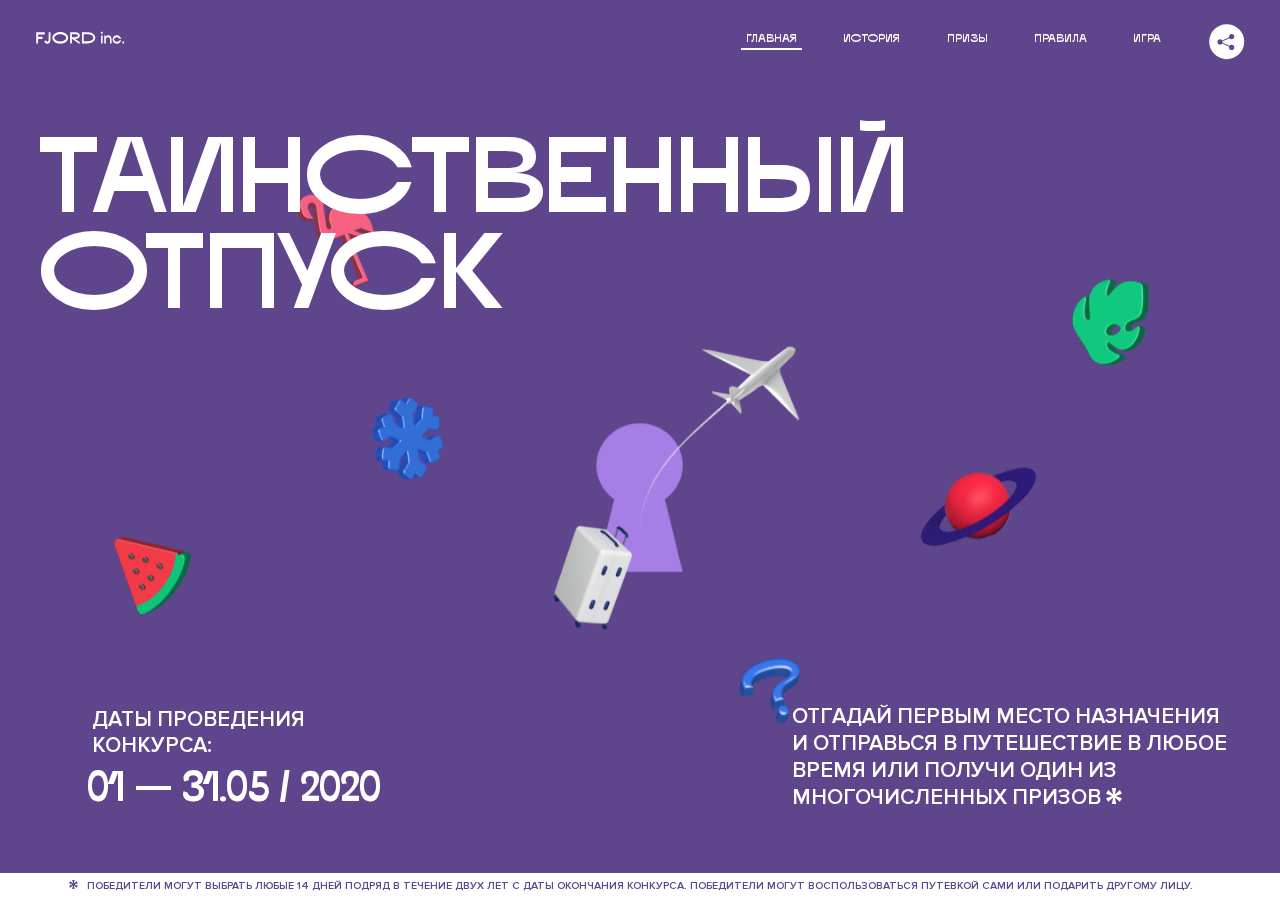
<file: 1/index.html>
<!DOCTYPE html>
<html lang="ru">
<head>
  <meta charset="UTF-8">
  <meta name="description" content="">
  <meta name="viewport" content="width=device-width, initial-scale=1.0">
  <meta http-equiv="X-UA-Compatible" content="ie=edge">
  <title>Mysterious Vacation</title>
  <link rel="stylesheet" href="css/style.min.css">
<link href="css/style.min.css" rel="stylesheet">  <base href="https://htmlacademy-animation.github.io/149336-magic-vacation-1/1/">
</head>
<body>

  <header class="page-header js-header">
    <div class="page-header__wrapper">
      <a href="#" class="page-header__logo" aria-label="Перейти на страницу FJORD.Inc">
        <svg width="100" height="15" viewBox="0 0 100 15" fill="none" xmlns="http://www.w3.org/2000/svg">
          <path d="M0.26 1.4V14H2.276V8.906H7.334V6.44H2.276V3.848H9.872V1.4H0.26ZM12.733 14.36C15.127 14.36 16.243 12.65 16.243 9.5V1.4H14.263V8.96C14.263 11.21 13.723 11.876 12.733 11.876C11.833 11.876 11.473 11.3 11.347 10.58L9.36702 10.94C9.63702 13.046 10.663 14.36 12.733 14.36ZM18.3918 7.7C18.3918 11.372 22.3878 14.36 27.3198 14.36C32.2518 14.36 36.2478 11.372 36.2478 7.7C36.2478 4.028 32.2518 1.04 27.3198 1.04C22.3878 1.04 18.3918 4.028 18.3918 7.7ZM20.6058 7.7C20.6058 5.378 23.6118 3.524 27.3198 3.524C30.9918 3.524 33.9798 5.378 33.9798 7.7C33.9798 10.004 30.9918 11.858 27.3198 11.858C23.6118 11.858 20.6058 10.004 20.6058 7.7ZM40.403 14V8.906H40.799L49.079 14.702V12.38L44.039 8.906H44.201C47.999 8.906 49.277 7.304 49.277 5.162C49.277 3.092 47.999 1.4 44.201 1.4H38.387V14H40.403ZM43.535 3.722C45.785 3.722 47.045 4.136 47.045 5.432C47.045 6.764 45.785 7.034 43.535 7.034H40.403V3.722H43.535ZM51.6936 1.382V14H57.8676C62.7456 14 66.7236 11.534 66.7236 7.7C66.7236 3.848 62.7456 1.382 57.8676 1.382H51.6936ZM53.7096 11.624V3.722H57.5436C61.5396 3.722 64.4916 5.018 64.4916 7.7C64.4916 10.238 61.5396 11.624 57.5436 11.624H53.7096ZM73.1832 14.018H74.9832V5H73.1832V14.018ZM72.9132 1.976C72.9132 2.57 73.3992 3.092 74.0832 3.092C74.7492 3.092 75.2352 2.57 75.2352 1.976C75.2352 1.382 74.7672 0.805999 74.0832 0.805999C73.3812 0.805999 72.9132 1.382 72.9132 1.976ZM76.7867 14H78.5687V9.104C78.7487 8.006 79.5947 6.962 81.0887 6.962C82.1147 6.962 83.2667 7.448 83.2667 9.554V14H85.0487V9.014C85.0487 6.152 83.2307 4.73 81.3587 4.73C79.9187 4.73 79.0727 5.558 78.5687 6.854V5H76.7867V14ZM90.9898 14.27C93.5098 14.27 95.3818 12.506 95.7238 10.328H94.0498C93.7258 11.3 92.6998 12.02 90.9898 12.02C88.8478 12.02 87.7678 10.922 87.7678 9.59C87.7678 8.24 88.8478 6.962 90.9898 6.962C92.7538 6.962 93.7978 7.844 94.0858 8.924H95.7418C95.4358 6.71 93.6178 4.73 90.9898 4.73C88.0918 4.73 86.1298 7.124 86.1298 9.59C86.1298 12.074 88.1278 14.27 90.9898 14.27ZM97.0693 12.938C97.0693 13.658 97.5553 14.144 98.2753 14.144C98.9953 14.144 99.4813 13.658 99.4813 12.938C99.4813 12.2 98.9953 11.714 98.2753 11.714C97.5553 11.714 97.0693 12.2 97.0693 12.938Z" fill="currentColor"></path>
        </svg>
      </a>
      <button class="page-header__toggler js-menu-toggler" type="button" aria-label="Управление мобильным меню"><span>Меню</span></button>
      <nav class="page-header__nav">
        <div class="page-header__menu js-menu" id="menu">
          <ul>
            <li>
              <a class="js-menu-link active" href="#top" data-href="top">главная</a>
            </li>
            <li>
              <a class="js-menu-link" href="#story" data-href="story">история</a>
            </li>
            <li>
              <a class="js-menu-link" href="#prizes" data-href="prizes">призы</a>
            </li>
            <li>
              <a class="js-menu-link" href="#rules" data-href="rules">правила</a>
            </li>
            <li>
              <a class="js-menu-link" href="#game" data-href="game">игра</a>
            </li>
          </ul>
        </div>
        <div class="page-header__social">
          <div class="social-block js-social-block">
            <button class="social-block__toggler" aria-label="Управлять блоком с социальными кнопками">
              <svg width="26" height="22" viewBox="0 0 27 22" fill="none" xmlns="http://www.w3.org/2000/svg">
                <path d="M19.6721 7.43664C21.6273 7.43664 23.213 5.85095 23.213 3.89566C23.213 1.94037 21.6273 0.354675 19.6721 0.354675C17.7168 0.354675 16.1311 1.94037 16.1311 3.89566C16.1311 4.19968 16.1728 4.49178 16.2458 4.77345L7.21751 8.95527C6.57519 8.05214 5.52303 7.46049 4.33078 7.46049C2.37549 7.46049 0.789795 9.04618 0.789795 11.0015C0.789795 12.9568 2.37549 14.5425 4.33078 14.5425C5.52303 14.5425 6.57668 13.9508 7.21751 13.0477L16.2458 17.2295C16.1743 17.5112 16.1311 17.8033 16.1311 18.1073C16.1311 20.0626 17.7168 21.6483 19.6721 21.6483C21.6273 21.6483 23.213 20.0626 23.213 18.1073C23.213 16.152 21.6273 14.5663 19.6721 14.5663C18.4798 14.5663 17.4262 15.158 16.7853 16.0611L7.75701 11.8793C7.82854 11.5976 7.87176 11.3055 7.87176 11.0015C7.87176 10.6974 7.83003 10.4053 7.75701 10.1237L16.7853 5.94186C17.4262 6.84499 18.4783 7.43664 19.6721 7.43664Z" fill="currentColor"></path>
              </svg>
            </button>
            <ul class="social-block__list">
              <li>
                <a class="social-block__link social-block__link--fb" href="#" aria-label="Мы на Facebook">
                  <svg width="8" height="17" viewBox="0 0 8 17" fill="none" xmlns="http://www.w3.org/2000/svg">
                    <path d="M4.24646 16.9899H1.09275L1.05793 8.49828H0V5.30707H1.05793V3.81124C1.05793 1.42084 2.57654 0 5.21735 0H7.41758V3.18585H5.30841C4.28262 3.18585 4.2478 3.48582 4.2478 4.24914V5.30707H7.42964L7.16716 8.49828H4.2478V16.9899H4.24646Z" fill="currentColor"></path>
                  </svg>
                </a>
              </li>
              <li>
                <a class="social-block__link social-block__link--insta" href="#" aria-label="Мы в Instagram">
                  <svg width="15" height="15" viewBox="0 0 15 15" fill="none" xmlns="http://www.w3.org/2000/svg">
                    <path d="M11.0197 0H4.19806C2.14246 0 0.471191 1.66993 0.471191 3.72285V10.5499C0.471191 12.6082 2.14112 14.2727 4.19806 14.2727H11.0197C13.0753 14.2727 14.7466 12.6082 14.7466 10.5499V3.72285C14.7466 1.67127 13.0753 0 11.0197 0ZM11.0197 12.4849H4.19806C3.13076 12.4849 2.26432 11.6158 2.26432 10.5512V3.72419C2.26432 2.65956 3.13076 1.79715 4.19806 1.79715H11.0197C12.087 1.79715 12.9535 2.6609 12.9535 3.72419V10.5512C12.9535 11.6145 12.087 12.4849 11.0197 12.4849Z" fill="currentColor"></path>
                    <path d="M7.60887 3.11084C5.38989 3.11084 3.58203 4.9187 3.58203 7.14036C3.58203 9.35532 5.38989 11.1645 7.60887 11.1645C9.83053 11.1645 11.6357 9.35666 11.6357 7.14036C11.6357 4.9187 9.83053 3.11084 7.60887 3.11084ZM7.60887 9.36871C6.37551 9.36871 5.37784 8.37372 5.37784 7.14036C5.37784 5.90699 6.37551 4.90665 7.60887 4.90665C8.83822 4.90665 9.84259 5.90833 9.84259 7.14036C9.84392 8.37238 8.83822 9.36871 7.60887 9.36871Z" fill="currentColor"></path>
                    <path d="M11.3573 2.35962C10.8256 2.35962 10.3931 2.79752 10.3931 3.32381C10.3931 3.85546 10.8256 4.29336 11.3573 4.29336C11.8862 4.29336 12.3215 3.85546 12.3215 3.32381C12.3215 2.79752 11.8862 2.35962 11.3573 2.35962Z" fill="currentColor"></path>
                  </svg>
                </a>
              </li>
              <li>
                <a class="social-block__link social-block__link--vk" href="#" aria-label="Мы ВКонтакте">
                  <svg width="17" height="10" viewBox="0 0 17 10" fill="none" xmlns="http://www.w3.org/2000/svg">
                    <path d="M14.1234 4.9002C14.1234 4.9002 16.3623 1.72708 16.5866 0.680242C16.6595 0.312285 16.4947 0.103188 16.1069 0.103188C16.1069 0.103188 14.8193 0.103188 14.168 0.103188C13.7235 0.103188 13.5587 0.293278 13.4235 0.579768C13.4235 0.579768 12.3724 2.82553 11.0969 4.24712C10.6861 4.70333 10.4781 4.84318 10.2511 4.84318C10.0646 4.84318 9.98625 4.6911 9.98625 4.27834V0.649016C9.98625 0.147997 9.92545 0.00135496 9.5066 0.00135496H6.39628C6.15578 0.00135496 6.0085 0.134417 6.0085 0.324506C6.0085 0.801084 6.73406 0.908351 6.73406 2.20231V4.87305C6.73406 5.40529 6.70569 5.61575 6.45303 5.61575C5.78016 5.61575 4.19528 3.30618 3.30623 0.678887C3.12923 0.145282 2.93737 0 2.43475 0H0.486409C0.205373 0 0 0.190085 0 0.476576C0 0.991172 0.60666 3.40801 2.99277 6.64358C4.59927 8.8201 6.70569 10 8.60269 10C9.76196 10 10.0416 9.80312 10.0416 9.31432V7.63883C10.0416 7.22607 10.2065 7.04956 10.4429 7.04956C10.7078 7.04956 11.1847 7.13238 12.2805 8.22268C13.5843 9.47862 13.6762 10 14.3896 10H16.5676C16.7919 10 17 9.89273 17 9.52342C17 9.02919 16.3623 8.15343 15.384 7.10659C14.9801 6.56755 14.3302 5.98914 14.1248 5.72301C13.8275 5.40801 13.9154 5.23014 14.1234 4.9002Z" fill="currentColor"></path>
                  </svg>
                </a>
              </li>
            </ul>
          </div>
        </div>
      </nav>
    </div>
  </header>

  <main class="page-content">

    <section class="animation-screen"></section>

    <section class="screen screen--hidden screen--intro js-scrollspy" id="top">
      <div class="screen__wrapper">
        <div class="intro">
          <h1 class="intro__title">Таинственный отпуск</h1>
          <div class="intro__content">
            <div class="intro__info">
              <p class="intro__label">Даты проведения конкурса:</p>
              <p class="intro__date">01 — 31.05 / 2020</p>
            </div>
            <div class="intro__message">
              <p>
                Отгадай первым место назначения и&nbsp;отправься в&nbsp;путешествие в&nbsp;любое время или получи один из многочисленных призов
                <svg width="16" height="16" viewBox="0 0 10 10" fill="none" xmlns="http://www.w3.org/2000/svg">
                  <path d="M0 6.35337L3.90271 4.99012L0 3.64663L1.34615 1.32374L4.44287 4.01073L3.67364 0H6.34615L5.57692 4.01073L8.65385 1.32374L10 3.64663L6.13405 4.99012L10 6.35337L8.65385 8.65651L5.57692 5.98927L6.34615 10H3.67364L4.44287 5.96952L1.34615 8.65651L0 6.35337Z" fill="currentColor"></path>
                </svg>
              </p>
            </div>
          </div>
        </div>
      </div>
      <div class="screen__footer js-footer">
        <button class="screen__footer-enlarge js-footer-toggler" type="button" aria-label="Показать сообщение">
          <svg width="10" height="10" viewBox="0 0 10 10" fill="none" xmlns="http://www.w3.org/2000/svg">
            <path d="M0 6.35337L3.90271 4.99012L0 3.64663L1.34615 1.32374L4.44287 4.01073L3.67364 0H6.34615L5.57692 4.01073L8.65385 1.32374L10 3.64663L6.13405 4.99012L10 6.35337L8.65385 8.65651L5.57692 5.98927L6.34615 10H3.67364L4.44287 5.96952L1.34615 8.65651L0 6.35337Z" fill="currentColor"></path>
          </svg>
        </button>
        <button class="screen__footer-collapse js-footer-toggler" type="button" aria-label="Скрыть сообщение">
          <svg width="13" height="13" viewBox="0 0 13 13" fill="none" xmlns="http://www.w3.org/2000/svg">
            <line x1="12.3536" y1="0.353553" x2="0.738349" y2="11.9688" stroke="currentColor"></line>
            <line x1="0.738319" y1="0.539925" x2="12.3535" y2="12.1551" stroke="currentColor"></line>
          </svg>
        </button>
        <div class="screen__footer-wrapper">
          <div class="screen__footer-announce">
            <p class="screen__footer-label">Даты проведения конкурса:</p>
            <p class="screen__footer-date">01 — 31.05 / 2020</p>
          </div>
          <div class="screen__footer-note">
            <p>
              <svg width="10" height="10" viewBox="0 0 10 10" fill="none" xmlns="http://www.w3.org/2000/svg">
                <path d="M0 6.35337L3.90271 4.99012L0 3.64663L1.34615 1.32374L4.44287 4.01073L3.67364 0H6.34615L5.57692 4.01073L8.65385 1.32374L10 3.64663L6.13405 4.99012L10 6.35337L8.65385 8.65651L5.57692 5.98927L6.34615 10H3.67364L4.44287 5.96952L1.34615 8.65651L0 6.35337Z" fill="currentColor"></path>
              </svg>
              <span>Победители могут выбрать любые 14 дней подряд в&nbsp;течение двух лет с&nbsp;даты окончания конкурса. Победители могут воспользоваться путевкой сами или подарить другому лицу.</span>
            </p>
          </div>
        </div>
      </div>
    </section>

    <section class="screen screen--hidden screen--story js-scrollspy" id="story">

      <div class="slider swiper-container js-slider">

        <div class="swiper-wrapper">

          <div class="slider__item swiper-slide">
            <h2 class="slider__item-title">История</h2>
            <p class="slider__item-text">Джеймс Таргет был основателем компании &laquo;Fjord Inc.&raquo;. С&nbsp;1965 года &laquo;Fjord Inc.&raquo; прославилась надёжными и&nbsp;удобными чемоданами и&nbsp;аксессуарами для туристов.</p>
          </div>

          <div class="slider__item swiper-slide">
            <p class="slider__item-text">Когда Джеймсу было 7&nbsp;лет, в&nbsp;их&nbsp;доме гостил дядюшка и&nbsp;развлекал детей рассказами о&nbsp;своей поездке в&nbsp;место, показавшееся малышу Таргету невероятным. Тогда Джеймс решил, что однажды посетит его, но&nbsp;не&nbsp;будет рассказывать о&nbsp;мечте, пока не&nbsp;осуществит.</p>
          </div>

          <div class="slider__item swiper-slide">
            <p class="slider__item-text">Джеймс Таргет стал увлеченным путешественником. Он&nbsp;посетил 5&nbsp;континентов, 126&nbsp;стран.</p>
          </div>

          <div class="slider__item swiper-slide">
            <p class="slider__item-text">Он&nbsp;сплавлялся по&nbsp;Амазонке и&nbsp;погружался в&nbsp;пещеры Франции, медитировал в&nbsp;горах Тибета и&nbsp;пожимал руку вождя племени Акугауа.</p>
          </div>

          <div class="slider__item swiper-slide">
            <p class="slider__item-text">Из&nbsp;своих поездок Джеймс Таргет привозил идеи, как сделать свои чемоданы &laquo;Fjord Inc.&raquo; удобными и&nbsp;приспособленными к&nbsp;разным дорожным условиям.</p>
          </div>

          <div class="slider__item swiper-slide">
            <p class="slider__item-text">Всё это время Джеймс не&nbsp;оставлял идею поездки своей мечты. Однако, как только он&nbsp;брался за&nbsp;планирование, возникали препятствия, не&nbsp;позволяющие отправиться туда.</p>
          </div>

          <div class="slider__item swiper-slide">
            <p class="slider__item-text">В&nbsp;возрасте 67&nbsp;лет Джеймс Таргет попал под лавину и&nbsp;погиб. В&nbsp;своём завещании он&nbsp;поручил отправить в&nbsp;заветное путешествие трёх смельчаков, единых с&nbsp;ним духом.</p>
          </div>

          <div class="slider__item swiper-slide">
            <p class="slider__item-text">Тех, кто сможет узнать таинственное место, задавая вопросы специально обученному ИИ&nbsp;&laquo;Соне&raquo;, ждет фантастическое путешествие.</p>
          </div>
        </div>
        <div class="slider__controls">
          <button class="slider__control slider__control--prev js-control-prev" type="button" aria-label="Показать предыдущую историю">
            <svg width="12" height="22" viewBox="0 0 12 22" fill="none" xmlns="http://www.w3.org/2000/svg">
              <path d="M11 1L1 11L11 21" stroke="currentColor" stroke-width="2" stroke-linejoin="round"></path>
            </svg>
          </button>
          <button class="slider__control slider__control--next js-control-next" type="button" aria-label="Показать следующую историю">
            <svg width="12" height="22" viewBox="0 0 12 22" fill="none" xmlns="http://www.w3.org/2000/svg">
              <path d="M1 1L11 11L1 21" stroke="currentColor" stroke-width="2" stroke-linejoin="round"></path>
            </svg>
          </button>
        </div>
        <div class="slider__pagination swiper-pagination"></div>
      </div>
    </section>

    <section class="screen screen--hidden screen--prizes js-scrollspy" id="prizes">
      <div class="screen__wrapper">
        <div class="prizes">
          <h2 class="prizes__title">ПРизы</h2>
          <div class="prizes__lead">
            <p>Найди ответ и&nbsp;получи один из&nbsp;призов:</p>
          </div>
          <ul class="prizes__list">
            <li class="prizes__item prizes__item--journeys">
              <div class="prizes__icon">
                <picture>
                  <source srcset="img/prize1-mob.svg" media="(orientation: portrait)">
                  <img src="img/prize1.svg" alt="">
                </picture>
              </div>
              <p class="prizes__desc">
                <b>3</b>
                <span>загадочных путешествия</span>
              </p>
            </li>
            <li class="prizes__item prizes__item--cases">
              <div class="prizes__icon">
                <picture>
                  <source srcset="img/prize2-mob.svg" media="(orientation: portrait)">
                  <img src="img/prize2.svg" alt="">
                </picture>
              </div>
              <p class="prizes__desc">
                <b>7</b>
                <span>надежных чемоданов</span>
              </p>
            </li>
            <li class="prizes__item prizes__item--codes">
              <div class="prizes__icon">
                <picture>
                  <source srcset="img/prize3-mob.svg" media="(orientation: portrait)">
                  <img src="img/prize3.svg" alt="">
                </picture>
              </div>
              <p class="prizes__desc">
                <b>900</b>
                <span>
                  промокодов на&nbsp;скидку 15%
                  <svg width="10" height="10" viewBox="0 0 10 10" fill="none" xmlns="http://www.w3.org/2000/svg">
                    <path d="M0 6.35337L3.90271 4.99012L0 3.64663L1.34615 1.32374L4.44287 4.01073L3.67364 0H6.34615L5.57692 4.01073L8.65385 1.32374L10 3.64663L6.13405 4.99012L10 6.35337L8.65385 8.65651L5.57692 5.98927L6.34615 10H3.67364L4.44287 5.96952L1.34615 8.65651L0 6.35337Z" fill="currentColor"></path>
                  </svg>
                </span>
              </p>
            </li>
          </ul>
        </div>
      </div>
      <div class="screen__footer js-footer">
        <button class="screen__footer-enlarge js-footer-toggler" type="button" aria-label="Показать сообщение">
          <svg width="10" height="10" viewBox="0 0 10 10" fill="none" xmlns="http://www.w3.org/2000/svg">
            <path d="M0 6.35337L3.90271 4.99012L0 3.64663L1.34615 1.32374L4.44287 4.01073L3.67364 0H6.34615L5.57692 4.01073L8.65385 1.32374L10 3.64663L6.13405 4.99012L10 6.35337L8.65385 8.65651L5.57692 5.98927L6.34615 10H3.67364L4.44287 5.96952L1.34615 8.65651L0 6.35337Z" fill="currentColor"></path>
          </svg>
        </button>
        <button class="screen__footer-collapse js-footer-toggler" type="button" aria-label="Скрыть сообщение">
          <svg width="13" height="13" viewBox="0 0 13 13" fill="none" xmlns="http://www.w3.org/2000/svg">
            <line x1="12.3536" y1="0.353553" x2="0.738349" y2="11.9688" stroke="currentColor"></line>
            <line x1="0.738319" y1="0.539925" x2="12.3535" y2="12.1551" stroke="currentColor"></line>
          </svg>
        </button>
        <div class="screen__footer-wrapper">
          <div class="screen__footer-announce">
            <p class="screen__footer-label">Даты проведения конкурса:</p>
            <p class="screen__footer-date">01 — 31.05 / 2020</p>
          </div>
          <div class="screen__footer-note">
            <p>
              <svg width="10" height="10" viewBox="0 0 10 10" fill="none" xmlns="http://www.w3.org/2000/svg">
                <path d="M0 6.35337L3.90271 4.99012L0 3.64663L1.34615 1.32374L4.44287 4.01073L3.67364 0H6.34615L5.57692 4.01073L8.65385 1.32374L10 3.64663L6.13405 4.99012L10 6.35337L8.65385 8.65651L5.57692 5.98927L6.34615 10H3.67364L4.44287 5.96952L1.34615 8.65651L0 6.35337Z" fill="currentColor"></path>
              </svg>
              <span>Скидка&nbsp;15% на&nbsp;единоразовое приобретение путёвки с&nbsp;1&nbsp;июня 2020 по&nbsp;31&nbsp;мая 2022&nbsp;года. Суммируется с&nbsp;другими акциями</span>
            </p>
          </div>
        </div>
      </div>
    </section>

    <section class="screen screen--hidden screen--rules js-scrollspy" id="rules">
      <div class="screen__wrapper">
        <div class="rules">
          <h2 class="rules__title">Правила</h2>
          <div class="rules__lead">
            <p>Для того чтобы получить наследство Джеймса Таргета, тебе нужно выведать у&nbsp;&laquo;Сони&raquo;, куда предстоит отправиться тебе в&nbsp;случае победы</p>
          </div>
          <ol class="rules__list">
            <li class="rules__item">
              <p>Тебе отводится <br>5&nbsp;минут</p>
            </li>
            <li class="rules__item">
              <p>Задавай любые вопросы в&nbsp;текстовом поле</p>
            </li>
            <li class="rules__item">
              <p>Нажимай кнопку &laquo;Узнать&raquo;, чтобы получить ответ</p>
            </li>
            <li class="rules__item">
              <p>&laquo;Соня&raquo; может отвечать только&nbsp;Да или Нет</p>
            </li>
          </ol>
          <a href="#game" class="rules__link btn">Погнали!</a>
        </div>
      </div>
      <div class="screen__disclaimer">
        <div class="disclaimer">
          <ul>
            <li>
              <a href="#">Правовая информация</a>
            </li>
            <li>
              <a href="#">Подробные правила</a>
            </li>
          </ul>
        </div>
      </div>
    </section>

    <section class="screen screen--hidden screen--game js-scrollspy" id="game">
      <div class="screen__wrapper">
        <div class="game">
          <div class="game__header">
            <h2 class="game__title">Игра</h2>
            <div class="game__counter">
              <span>05</span>:<span>00</span>
            </div>
          </div>
          <div class="game__body">
            <div class="chat">
              <div class="chat__body js-chat">
                <ul class="chat__list" id="messages"></ul>
              </div>
              <div class="chat__footer">
                <form action="#" method="post" class="form" id="message-form">
                  <label for="message-field" class="visually-hidden">Поле для ввода вопроса</label>
                  <input type="text" class="form__field" id="message-field" placeholder="Задай вопрос">
                  <button class="form__button btn">
                    Узнать
                    <svg width="18" height="19" viewBox="0 0 18 19" fill="none" xmlns="http://www.w3.org/2000/svg">
                      <path stroke="currentColor" stroke-width="2" d="M9 19V1"></path>
                      <path d="M1 9l8-8 8 8" stroke="currentColor" stroke-width="2" stroke-linejoin="round"></path>
                    </svg>
                  </button>
                </form>
              </div>
            </div>
          </div>
          <!-- временные кнопки для показа результата -->
          <div class="game__buttons">
            <button class="game__button btn js-show-result" type="button" data-target="result">Положительный результат</button>
            <button class="game__button btn js-show-result" type="button" data-target="result2">Положительный результат - 2</button>
            <button class="game__button btn js-show-result" type="button" data-target="result3">Отрицательный результат</button>
          </div>
        </div>
      </div>
    </section>

    <section class="screen screen--hidden screen--result" id="result">
      <div class="screen__wrapper">
        <div class="result result--trip">
          <div class="result__image">
            <picture>
              <source srcset="img/result1-mob.png 1x, img/result1-mob@2x.png 2x" media="(max-width: 768px) and (orientation: portrait)">
              <img src="img/result1.png" srcset="img/result1@2x.png 2x" alt="">
            </picture>
          </div>
          <h2 class="result__title">
            <span class="visually-hidden">ПОбеда!</span>
            <svg xmlns="http://www.w3.org/2000/svg" viewBox="0 0 568.85 109.24">
              <path d="M16,24.44V92H2.6V8H75V92H61.52V24.44H16Z" transform="translate(-2.1 -1.5)" fill="none" stroke="currentColor"></path>
              <path d="M148.76,5.6c32.88,0,59.52,19.92,59.52,44.4s-26.64,44.4-59.52,44.4S89.24,74.48,89.24,50,115.88,5.6,148.76,5.6Zm0,72.12c24.48,0,44.4-12.36,44.4-27.72s-19.92-27.84-44.4-27.84C124,22.16,104,34.52,104,50S124,77.72,148.76,77.72Z" transform="translate(-2.1 -1.5)" fill="none" stroke="currentColor"></path>
              <path d="M287.36,8V24.44H236v14.4h25.32c25.44,0,34,11.16,34,26.52,0,15.6-8.52,26.64-34,26.64H222.56V8h64.8ZM256.88,76.52c15.12,0,23.52-2,23.52-11.52S272,54.44,256.88,54.44H236V76.52h20.88Z" transform="translate(-2.1 -1.5)" fill="none" stroke="currentColor"></path>
              <path d="M371.47,8V24.44H320.84V41.6h33.6V58h-33.6V75.56h50.64V92H307.4V8h64.08Z" transform="translate(-2.1 -1.5)" fill="none" stroke="currentColor"></path>
              <path d="M382.39,110.24V75.56h7.44c4.56-4.68,7.8-18.36,8.76-56L399,8h48.6V75.56h10v34.68H442.87V92H397v18.24H382.39Zm51.72-34.68V24.44H411.55v3.12c-0.48,22.44-3.24,37.68-7.2,48h29.76Z" transform="translate(-2.1 -1.5)" fill="none" stroke="currentColor"></path>
              <path d="M463.75,92l28-84h27.12l28.08,84H533.47l-7.8-23.52h-37.8L480.07,92H463.75Zm56.64-40L507,11.84,493.51,52h26.88Z" transform="translate(-2.1 -1.5)" fill="none" stroke="currentColor"></path>
              <path d="M554.12,70.4L555.55,2H569l1.44,68.4H554.12Zm8.28,6.36c4.8,0,8,3.24,8,8.16a8,8,0,1,1-16.08,0C554.35,80,557.59,76.76,562.39,76.76Z" transform="translate(-2.1 -1.5)" fill="none" stroke="currentColor"></path>
            </svg>
          </h2>
          <div class="result__text">
            <p>ты&nbsp;отправляешься в&nbsp;Арктику!</p>
          </div>
          <div class="result__form">
            <form action="#" method="post" class="form form--result">
              <label for="email-field" class="form__label">зарегистрируй результат</label>
              <input type="email" class="form__field" id="email-field" placeholder="e-mail для регистации результата и получения приза" required="">
              <button class="form__button btn">
                отправить
                <svg width="18" height="19" viewBox="0 0 18 19" fill="none" xmlns="http://www.w3.org/2000/svg">
                  <path stroke="currentColor" stroke-width="2" d="M9 19V1"></path>
                  <path d="M1 9l8-8 8 8" stroke="currentColor" stroke-width="2" stroke-linejoin="round"></path>
                </svg>
              </button>
            </form>
          </div>
        </div>
      </div>
    </section>

    <section class="screen screen--hidden screen--result" id="result2">
      <div class="screen__wrapper">
        <div class="result result--prize">
          <div class="result__image">
            <picture>
              <source srcset="img/result2-mob.png 1x, img/result2-mob@2x.png 2x" media="(max-width: 768px) and (orientation: portrait)">
              <img src="img/result2.png" srcset="img/result2@2x.png 2x" alt="">
            </picture>
          </div>
          <h2 class="result__title">
            <span class="visually-hidden">ПОбеда!</span>
            <svg xmlns="http://www.w3.org/2000/svg" viewBox="0 0 568.85 109.24">
              <path d="M16,24.44V92H2.6V8H75V92H61.52V24.44H16Z" transform="translate(-2.1 -1.5)" fill="none" stroke="currentColor"></path>
              <path d="M148.76,5.6c32.88,0,59.52,19.92,59.52,44.4s-26.64,44.4-59.52,44.4S89.24,74.48,89.24,50,115.88,5.6,148.76,5.6Zm0,72.12c24.48,0,44.4-12.36,44.4-27.72s-19.92-27.84-44.4-27.84C124,22.16,104,34.52,104,50S124,77.72,148.76,77.72Z" transform="translate(-2.1 -1.5)" fill="none" stroke="currentColor"></path>
              <path d="M287.36,8V24.44H236v14.4h25.32c25.44,0,34,11.16,34,26.52,0,15.6-8.52,26.64-34,26.64H222.56V8h64.8ZM256.88,76.52c15.12,0,23.52-2,23.52-11.52S272,54.44,256.88,54.44H236V76.52h20.88Z" transform="translate(-2.1 -1.5)" fill="none" stroke="currentColor"></path>
              <path d="M371.47,8V24.44H320.84V41.6h33.6V58h-33.6V75.56h50.64V92H307.4V8h64.08Z" transform="translate(-2.1 -1.5)" fill="none" stroke="currentColor"></path>
              <path d="M382.39,110.24V75.56h7.44c4.56-4.68,7.8-18.36,8.76-56L399,8h48.6V75.56h10v34.68H442.87V92H397v18.24H382.39Zm51.72-34.68V24.44H411.55v3.12c-0.48,22.44-3.24,37.68-7.2,48h29.76Z" transform="translate(-2.1 -1.5)" fill="none" stroke="currentColor"></path>
              <path d="M463.75,92l28-84h27.12l28.08,84H533.47l-7.8-23.52h-37.8L480.07,92H463.75Zm56.64-40L507,11.84,493.51,52h26.88Z" transform="translate(-2.1 -1.5)" fill="none" stroke="currentColor"></path>
              <path d="M554.12,70.4L555.55,2H569l1.44,68.4H554.12Zm8.28,6.36c4.8,0,8,3.24,8,8.16a8,8,0,1,1-16.08,0C554.35,80,557.59,76.76,562.39,76.76Z" transform="translate(-2.1 -1.5)" fill="none" stroke="currentColor"></path>
            </svg>
          </h2>
          <div class="result__text">
            <p>чемодан &laquo;Fjord&nbsp;Inc.&raquo;&nbsp;твой</p>
          </div>
          <div class="result__form">
            <form action="#" method="post" class="form form--result">
              <label for="email-field2" class="form__label">зарегистрируй результат</label>
              <input type="email" class="form__field" id="email-field2" placeholder="e-mail для регистации результата и получения приза" required="">
              <button class="form__button btn">
                отправить
                <svg width="18" height="19" viewBox="0 0 18 19" fill="none" xmlns="http://www.w3.org/2000/svg">
                  <path stroke="currentColor" stroke-width="2" d="M9 19V1"></path>
                  <path d="M1 9l8-8 8 8" stroke="currentColor" stroke-width="2" stroke-linejoin="round"></path>
                </svg>
              </button>
            </form>
          </div>
        </div>
      </div>
    </section>

    <section class="screen screen--hidden screen--result" id="result3">
      <div class="screen__wrapper">
        <div class="result result--negative">
          <div class="result__image">
            <picture>
              <source srcset="img/result3-mob.png 1x, img/result3-mob@2x.png 2x" media="(max-width: 768px) and (orientation: portrait)">
              <img src="img/result3.png" srcset="img/result3@2x.png 2x" alt="">
            </picture>
          </div>
          <h2 class="result__title">
            <span class="visually-hidden">Не угадал!</span>
            <svg xmlns="http://www.w3.org/2000/svg" viewBox="0 0 660.77 109.24">
              <path d="M2.66,92V8H16.1V42.2H53.3V8H66.74V92H53.3V58.64H16.1V92H2.66Z" transform="translate(-2.16 -1.5)" fill="none" stroke="currentColor"></path>
              <path d="M147.62,8V24.44H97V41.6h33.6V58H97V75.56h50.64V92H83.54V8h64.08Z" transform="translate(-2.16 -1.5)" fill="none" stroke="currentColor"></path>
              <path d="M199.22,8l20.52,42.36L235.34,8h16.44l-31,84H204.38l9.48-25.92L185.78,8h13.44Z" transform="translate(-2.16 -1.5)" fill="none" stroke="currentColor"></path>
              <path d="M273.74,24.44V92H260.3V8h50.16V24.44H273.74Z" transform="translate(-2.16 -1.5)" fill="none" stroke="currentColor"></path>
              <path d="M307.1,92l28-84h27.12l28.08,84H376.82L369,68.48h-37.8L323.42,92H307.1Zm56.64-40L350.3,11.84,336.86,52h26.88Z" transform="translate(-2.16 -1.5)" fill="none" stroke="currentColor"></path>
              <path d="M396.38,110.24V75.56h7.44c4.56-4.68,7.8-18.36,8.76-56L412.94,8h48.6V75.56h10v34.68H456.86V92H411v18.24H396.38ZM448.1,75.56V24.44H425.54v3.12c-0.48,22.44-3.24,37.68-7.2,48H448.1Z" transform="translate(-2.16 -1.5)" fill="none" stroke="currentColor"></path>
              <path d="M477.74,92l28-84h27.12L560.9,92H547.46l-7.8-23.52h-37.8L494.06,92H477.74Zm56.64-40-13.44-40.2L507.5,52h26.88Z" transform="translate(-2.16 -1.5)" fill="none" stroke="currentColor"></path>
              <path d="M568.7,76.88a13.77,13.77,0,0,0,5,1c6.6,0,10.44-6.24,12-58.32L586.22,8h46.2V92H619V24.44H598.82l-0.12,3.12C597.14,81,589,94.4,573.74,94.4a28.55,28.55,0,0,1-6.72-.84Z" transform="translate(-2.16 -1.5)" fill="none" stroke="currentColor"></path>
              <path d="M646.1,70.4L647.54,2H661l1.44,68.4H646.1Zm8.28,6.36c4.8,0,8,3.24,8,8.16a8,8,0,0,1-16.08,0C646.34,80,649.58,76.76,654.38,76.76Z" transform="translate(-2.16 -1.5)" fill="none" stroke="currentColor"></path>
            </svg>
          </h2>
          <button class="result__button js-play" type="button">
            не сдавайся!
            <span>
              <svg width="27" height="22" viewBox="0 0 27 22" fill="none" xmlns="http://www.w3.org/2000/svg">
                <path d="M10.6899 1.47998C5.42992 1.47998 1.16992 5.73998 1.16992 11C1.16992 16.26 5.42992 20.52 10.6899 20.52C15.9499 20.52 20.2099 16.26 20.2099 11V7.13998" stroke="currentColor" stroke-width="2" stroke-miterlimit="10"></path>
                <path d="M15.1099 12.5099L20.1499 7.13989L25.3099 12.6299" stroke="currentColor" stroke-width="2" stroke-miterlimit="10" stroke-linejoin="round"></path>
              </svg>
            </span>
          </button>
        </div>
      </div>
    </section>

  </main>

<script src="js/script.js"></script></body>
</html>
</file>
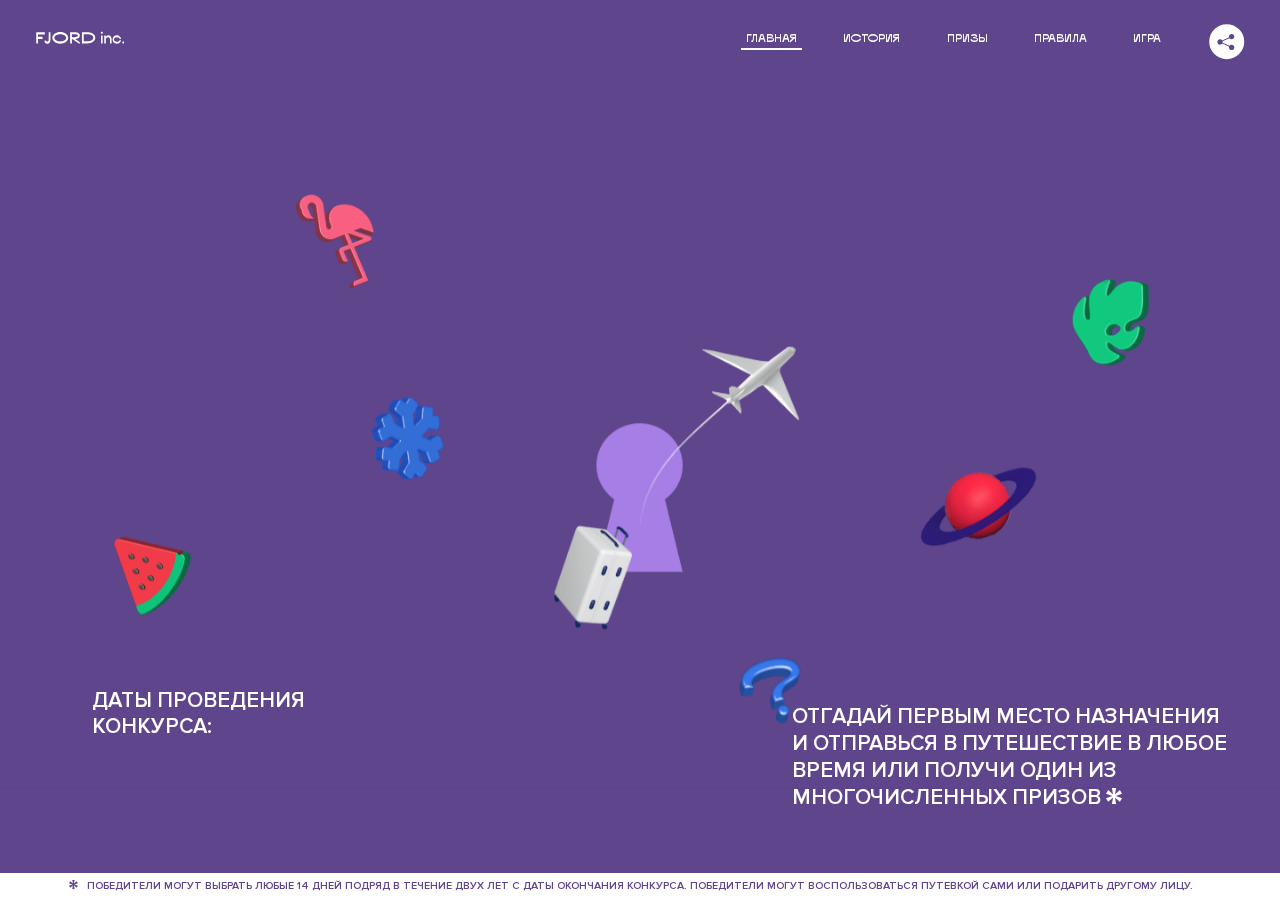
<file: 10/index.html>
<!DOCTYPE html>
<html lang="ru">
<head>
  <meta charset="UTF-8">
  <meta name="description" content="">
  <meta name="viewport" content="width=device-width, initial-scale=1.0">
  <meta http-equiv="X-UA-Compatible" content="ie=edge">
  <title>Mysterious Vacation</title>
<link href="css/style.min.css" rel="stylesheet">  <base href="https://htmlacademy-animation.github.io/149336-magic-vacation-1/10/">
</head>
<body>

  <header class="page-header js-header">
    <div class="page-header__wrapper">
      <a href="#" class="page-header__logo" aria-label="Перейти на страницу FJORD.Inc">
        <svg width="100" height="15" viewBox="0 0 100 15" fill="none" xmlns="http://www.w3.org/2000/svg">
          <path d="M0.26 1.4V14H2.276V8.906H7.334V6.44H2.276V3.848H9.872V1.4H0.26ZM12.733 14.36C15.127 14.36 16.243 12.65 16.243 9.5V1.4H14.263V8.96C14.263 11.21 13.723 11.876 12.733 11.876C11.833 11.876 11.473 11.3 11.347 10.58L9.36702 10.94C9.63702 13.046 10.663 14.36 12.733 14.36ZM18.3918 7.7C18.3918 11.372 22.3878 14.36 27.3198 14.36C32.2518 14.36 36.2478 11.372 36.2478 7.7C36.2478 4.028 32.2518 1.04 27.3198 1.04C22.3878 1.04 18.3918 4.028 18.3918 7.7ZM20.6058 7.7C20.6058 5.378 23.6118 3.524 27.3198 3.524C30.9918 3.524 33.9798 5.378 33.9798 7.7C33.9798 10.004 30.9918 11.858 27.3198 11.858C23.6118 11.858 20.6058 10.004 20.6058 7.7ZM40.403 14V8.906H40.799L49.079 14.702V12.38L44.039 8.906H44.201C47.999 8.906 49.277 7.304 49.277 5.162C49.277 3.092 47.999 1.4 44.201 1.4H38.387V14H40.403ZM43.535 3.722C45.785 3.722 47.045 4.136 47.045 5.432C47.045 6.764 45.785 7.034 43.535 7.034H40.403V3.722H43.535ZM51.6936 1.382V14H57.8676C62.7456 14 66.7236 11.534 66.7236 7.7C66.7236 3.848 62.7456 1.382 57.8676 1.382H51.6936ZM53.7096 11.624V3.722H57.5436C61.5396 3.722 64.4916 5.018 64.4916 7.7C64.4916 10.238 61.5396 11.624 57.5436 11.624H53.7096ZM73.1832 14.018H74.9832V5H73.1832V14.018ZM72.9132 1.976C72.9132 2.57 73.3992 3.092 74.0832 3.092C74.7492 3.092 75.2352 2.57 75.2352 1.976C75.2352 1.382 74.7672 0.805999 74.0832 0.805999C73.3812 0.805999 72.9132 1.382 72.9132 1.976ZM76.7867 14H78.5687V9.104C78.7487 8.006 79.5947 6.962 81.0887 6.962C82.1147 6.962 83.2667 7.448 83.2667 9.554V14H85.0487V9.014C85.0487 6.152 83.2307 4.73 81.3587 4.73C79.9187 4.73 79.0727 5.558 78.5687 6.854V5H76.7867V14ZM90.9898 14.27C93.5098 14.27 95.3818 12.506 95.7238 10.328H94.0498C93.7258 11.3 92.6998 12.02 90.9898 12.02C88.8478 12.02 87.7678 10.922 87.7678 9.59C87.7678 8.24 88.8478 6.962 90.9898 6.962C92.7538 6.962 93.7978 7.844 94.0858 8.924H95.7418C95.4358 6.71 93.6178 4.73 90.9898 4.73C88.0918 4.73 86.1298 7.124 86.1298 9.59C86.1298 12.074 88.1278 14.27 90.9898 14.27ZM97.0693 12.938C97.0693 13.658 97.5553 14.144 98.2753 14.144C98.9953 14.144 99.4813 13.658 99.4813 12.938C99.4813 12.2 98.9953 11.714 98.2753 11.714C97.5553 11.714 97.0693 12.2 97.0693 12.938Z" fill="currentColor"></path>
        </svg>
      </a>
      <button class="page-header__toggler js-menu-toggler" type="button" aria-label="Управление мобильным меню"><span>Меню</span></button>
      <nav class="page-header__nav">
        <div class="page-header__menu js-menu" id="menu">
          <ul>
            <li>
              <a class="js-menu-link active" href="#top" data-href="top">главная</a>
            </li>
            <li>
              <a class="js-menu-link" href="#story" data-href="story">история</a>
            </li>
            <li>
              <a class="js-menu-link" href="#prizes" data-href="prizes">призы</a>
            </li>
            <li>
              <a class="js-menu-link" href="#rules" data-href="rules">правила</a>
            </li>
            <li>
              <a class="js-menu-link" href="#game" data-href="game">игра</a>
            </li>
          </ul>
        </div>
        <div class="page-header__social">
          <div class="social-block js-social-block">
            <button class="social-block__toggler" aria-label="Управлять блоком с социальными кнопками">
              <svg width="26" height="22" viewBox="0 0 27 22" fill="none" xmlns="http://www.w3.org/2000/svg">
                <path d="M19.6721 7.43664C21.6273 7.43664 23.213 5.85095 23.213 3.89566C23.213 1.94037 21.6273 0.354675 19.6721 0.354675C17.7168 0.354675 16.1311 1.94037 16.1311 3.89566C16.1311 4.19968 16.1728 4.49178 16.2458 4.77345L7.21751 8.95527C6.57519 8.05214 5.52303 7.46049 4.33078 7.46049C2.37549 7.46049 0.789795 9.04618 0.789795 11.0015C0.789795 12.9568 2.37549 14.5425 4.33078 14.5425C5.52303 14.5425 6.57668 13.9508 7.21751 13.0477L16.2458 17.2295C16.1743 17.5112 16.1311 17.8033 16.1311 18.1073C16.1311 20.0626 17.7168 21.6483 19.6721 21.6483C21.6273 21.6483 23.213 20.0626 23.213 18.1073C23.213 16.152 21.6273 14.5663 19.6721 14.5663C18.4798 14.5663 17.4262 15.158 16.7853 16.0611L7.75701 11.8793C7.82854 11.5976 7.87176 11.3055 7.87176 11.0015C7.87176 10.6974 7.83003 10.4053 7.75701 10.1237L16.7853 5.94186C17.4262 6.84499 18.4783 7.43664 19.6721 7.43664Z" fill="currentColor"></path>
              </svg>
            </button>
            <ul class="social-block__list">
              <li>
                <a class="social-block__link social-block__link--fb" href="#" aria-label="Мы на Facebook">
                  <svg width="8" height="17" viewBox="0 0 8 17" fill="none" xmlns="http://www.w3.org/2000/svg">
                    <path d="M4.24646 16.9899H1.09275L1.05793 8.49828H0V5.30707H1.05793V3.81124C1.05793 1.42084 2.57654 0 5.21735 0H7.41758V3.18585H5.30841C4.28262 3.18585 4.2478 3.48582 4.2478 4.24914V5.30707H7.42964L7.16716 8.49828H4.2478V16.9899H4.24646Z" fill="currentColor"></path>
                  </svg>
                </a>
              </li>
              <li>
                <a class="social-block__link social-block__link--insta" href="#" aria-label="Мы в Instagram">
                  <svg width="15" height="15" viewBox="0 0 15 15" fill="none" xmlns="http://www.w3.org/2000/svg">
                    <path d="M11.0197 0H4.19806C2.14246 0 0.471191 1.66993 0.471191 3.72285V10.5499C0.471191 12.6082 2.14112 14.2727 4.19806 14.2727H11.0197C13.0753 14.2727 14.7466 12.6082 14.7466 10.5499V3.72285C14.7466 1.67127 13.0753 0 11.0197 0ZM11.0197 12.4849H4.19806C3.13076 12.4849 2.26432 11.6158 2.26432 10.5512V3.72419C2.26432 2.65956 3.13076 1.79715 4.19806 1.79715H11.0197C12.087 1.79715 12.9535 2.6609 12.9535 3.72419V10.5512C12.9535 11.6145 12.087 12.4849 11.0197 12.4849Z" fill="currentColor"></path>
                    <path d="M7.60887 3.11084C5.38989 3.11084 3.58203 4.9187 3.58203 7.14036C3.58203 9.35532 5.38989 11.1645 7.60887 11.1645C9.83053 11.1645 11.6357 9.35666 11.6357 7.14036C11.6357 4.9187 9.83053 3.11084 7.60887 3.11084ZM7.60887 9.36871C6.37551 9.36871 5.37784 8.37372 5.37784 7.14036C5.37784 5.90699 6.37551 4.90665 7.60887 4.90665C8.83822 4.90665 9.84259 5.90833 9.84259 7.14036C9.84392 8.37238 8.83822 9.36871 7.60887 9.36871Z" fill="currentColor"></path>
                    <path d="M11.3573 2.35962C10.8256 2.35962 10.3931 2.79752 10.3931 3.32381C10.3931 3.85546 10.8256 4.29336 11.3573 4.29336C11.8862 4.29336 12.3215 3.85546 12.3215 3.32381C12.3215 2.79752 11.8862 2.35962 11.3573 2.35962Z" fill="currentColor"></path>
                  </svg>
                </a>
              </li>
              <li>
                <a class="social-block__link social-block__link--vk" href="#" aria-label="Мы ВКонтакте">
                  <svg width="17" height="10" viewBox="0 0 17 10" fill="none" xmlns="http://www.w3.org/2000/svg">
                    <path d="M14.1234 4.9002C14.1234 4.9002 16.3623 1.72708 16.5866 0.680242C16.6595 0.312285 16.4947 0.103188 16.1069 0.103188C16.1069 0.103188 14.8193 0.103188 14.168 0.103188C13.7235 0.103188 13.5587 0.293278 13.4235 0.579768C13.4235 0.579768 12.3724 2.82553 11.0969 4.24712C10.6861 4.70333 10.4781 4.84318 10.2511 4.84318C10.0646 4.84318 9.98625 4.6911 9.98625 4.27834V0.649016C9.98625 0.147997 9.92545 0.00135496 9.5066 0.00135496H6.39628C6.15578 0.00135496 6.0085 0.134417 6.0085 0.324506C6.0085 0.801084 6.73406 0.908351 6.73406 2.20231V4.87305C6.73406 5.40529 6.70569 5.61575 6.45303 5.61575C5.78016 5.61575 4.19528 3.30618 3.30623 0.678887C3.12923 0.145282 2.93737 0 2.43475 0H0.486409C0.205373 0 0 0.190085 0 0.476576C0 0.991172 0.60666 3.40801 2.99277 6.64358C4.59927 8.8201 6.70569 10 8.60269 10C9.76196 10 10.0416 9.80312 10.0416 9.31432V7.63883C10.0416 7.22607 10.2065 7.04956 10.4429 7.04956C10.7078 7.04956 11.1847 7.13238 12.2805 8.22268C13.5843 9.47862 13.6762 10 14.3896 10H16.5676C16.7919 10 17 9.89273 17 9.52342C17 9.02919 16.3623 8.15343 15.384 7.10659C14.9801 6.56755 14.3302 5.98914 14.1248 5.72301C13.8275 5.40801 13.9154 5.23014 14.1234 4.9002Z" fill="currentColor"></path>
                  </svg>
                </a>
              </li>
            </ul>
          </div>
        </div>
      </nav>
    </div>
  </header>

  <main class="page-content">

    <section class="animation-screen"></section>

    <section class="screen screen--hidden screen--intro js-scrollspy" id="top">
      <div class="screen__wrapper">
        <div class="intro">
          <h1 class="intro__title">Таинственный отпуск</h1>
          <div class="intro__content">
            <div class="intro__info">
              <p class="intro__label">Даты проведения конкурса:</p>
              <p class="intro__date">01 — 31.05 / 2020</p>
            </div>
            <div class="intro__message">
              <p>
                Отгадай первым место назначения и&nbsp;отправься в&nbsp;путешествие в&nbsp;любое время или получи один из многочисленных призов
                <svg width="16" height="16" viewBox="0 0 10 10" fill="none" xmlns="http://www.w3.org/2000/svg">
                  <path d="M0 6.35337L3.90271 4.99012L0 3.64663L1.34615 1.32374L4.44287 4.01073L3.67364 0H6.34615L5.57692 4.01073L8.65385 1.32374L10 3.64663L6.13405 4.99012L10 6.35337L8.65385 8.65651L5.57692 5.98927L6.34615 10H3.67364L4.44287 5.96952L1.34615 8.65651L0 6.35337Z" fill="currentColor"></path>
                </svg>
              </p>
            </div>
          </div>
        </div>
      </div>
      <div class="screen__footer js-footer">
        <button class="screen__footer-enlarge js-footer-toggler" type="button" aria-label="Показать сообщение">
          <svg width="10" height="10" viewBox="0 0 10 10" fill="none" xmlns="http://www.w3.org/2000/svg">
            <path d="M0 6.35337L3.90271 4.99012L0 3.64663L1.34615 1.32374L4.44287 4.01073L3.67364 0H6.34615L5.57692 4.01073L8.65385 1.32374L10 3.64663L6.13405 4.99012L10 6.35337L8.65385 8.65651L5.57692 5.98927L6.34615 10H3.67364L4.44287 5.96952L1.34615 8.65651L0 6.35337Z" fill="currentColor"></path>
          </svg>
        </button>
        <button class="screen__footer-collapse js-footer-toggler" type="button" aria-label="Скрыть сообщение">
          <svg width="13" height="13" viewBox="0 0 13 13" fill="none" xmlns="http://www.w3.org/2000/svg">
            <line x1="12.3536" y1="0.353553" x2="0.738349" y2="11.9688" stroke="currentColor"></line>
            <line x1="0.738319" y1="0.539925" x2="12.3535" y2="12.1551" stroke="currentColor"></line>
          </svg>
        </button>
        <div class="screen__footer-wrapper">
          <div class="screen__footer-announce">
            <p class="screen__footer-label">Даты проведения конкурса:</p>
            <p class="screen__footer-date">01 — 31.05 / 2020</p>
          </div>
          <div class="screen__footer-note">
            <p>
              <svg width="10" height="10" viewBox="0 0 10 10" fill="none" xmlns="http://www.w3.org/2000/svg">
                <path d="M0 6.35337L3.90271 4.99012L0 3.64663L1.34615 1.32374L4.44287 4.01073L3.67364 0H6.34615L5.57692 4.01073L8.65385 1.32374L10 3.64663L6.13405 4.99012L10 6.35337L8.65385 8.65651L5.57692 5.98927L6.34615 10H3.67364L4.44287 5.96952L1.34615 8.65651L0 6.35337Z" fill="currentColor"></path>
              </svg>
              <span>Победители могут выбрать любые 14 дней подряд в&nbsp;течение двух лет с&nbsp;даты окончания конкурса. Победители могут воспользоваться путевкой сами или подарить другому лицу.</span>
            </p>
          </div>
        </div>
      </div>
    </section>

    <section class="screen screen--hidden screen--story js-scrollspy" id="story">

      <div class="slider swiper-container js-slider">

        <div class="swiper-wrapper">

          <div class="slider__item swiper-slide">
            <h2 class="slider__item-title">История</h2>
            <p class="slider__item-text">Джеймс Таргет был основателем компании &laquo;Fjord Inc.&raquo;. С&nbsp;1965 года &laquo;Fjord Inc.&raquo; прославилась надёжными и&nbsp;удобными чемоданами и&nbsp;аксессуарами для туристов.</p>
          </div>

          <div class="slider__item swiper-slide">
            <p class="slider__item-text">Когда Джеймсу было 7&nbsp;лет, в&nbsp;их&nbsp;доме гостил дядюшка и&nbsp;развлекал детей рассказами о&nbsp;своей поездке в&nbsp;место, показавшееся малышу Таргету невероятным. Тогда Джеймс решил, что однажды посетит его, но&nbsp;не&nbsp;будет рассказывать о&nbsp;мечте, пока не&nbsp;осуществит.</p>
          </div>

          <div class="slider__item swiper-slide">
            <p class="slider__item-text">Джеймс Таргет стал увлеченным путешественником. Он&nbsp;посетил 5&nbsp;континентов, 126&nbsp;стран.</p>
          </div>

          <div class="slider__item swiper-slide">
            <p class="slider__item-text">Он&nbsp;сплавлялся по&nbsp;Амазонке и&nbsp;погружался в&nbsp;пещеры Франции, медитировал в&nbsp;горах Тибета и&nbsp;пожимал руку вождя племени Акугауа.</p>
          </div>

          <div class="slider__item swiper-slide">
            <p class="slider__item-text">Из&nbsp;своих поездок Джеймс Таргет привозил идеи, как сделать свои чемоданы &laquo;Fjord Inc.&raquo; удобными и&nbsp;приспособленными к&nbsp;разным дорожным условиям.</p>
          </div>

          <div class="slider__item swiper-slide">
            <p class="slider__item-text">Всё это время Джеймс не&nbsp;оставлял идею поездки своей мечты. Однако, как только он&nbsp;брался за&nbsp;планирование, возникали препятствия, не&nbsp;позволяющие отправиться туда.</p>
          </div>

          <div class="slider__item swiper-slide">
            <p class="slider__item-text">В&nbsp;возрасте 67&nbsp;лет Джеймс Таргет попал под лавину и&nbsp;погиб. В&nbsp;своём завещании он&nbsp;поручил отправить в&nbsp;заветное путешествие трёх смельчаков, единых с&nbsp;ним духом.</p>
          </div>

          <div class="slider__item swiper-slide">
            <p class="slider__item-text">Тех, кто сможет узнать таинственное место, задавая вопросы специально обученному ИИ&nbsp;&laquo;Соне&raquo;, ждет фантастическое путешествие.</p>
          </div>
        </div>
        <div class="slider__controls">
          <button class="slider__control slider__control--prev js-control-prev" type="button" aria-label="Показать предыдущую историю">
            <svg width="12" height="22" viewBox="0 0 12 22" fill="none" xmlns="http://www.w3.org/2000/svg">
              <path d="M11 1L1 11L11 21" stroke="currentColor" stroke-width="2" stroke-linejoin="round"></path>
            </svg>
          </button>
          <button class="slider__control slider__control--next js-control-next" type="button" aria-label="Показать следующую историю">
            <svg width="12" height="22" viewBox="0 0 12 22" fill="none" xmlns="http://www.w3.org/2000/svg">
              <path d="M1 1L11 11L1 21" stroke="currentColor" stroke-width="2" stroke-linejoin="round"></path>
            </svg>
          </button>
        </div>
        <div class="slider__pagination swiper-pagination"></div>
      </div>
    </section>

    <section class="screen screen--hidden screen--prizes js-scrollspy" id="prizes">
      <div class="screen__wrapper">
        <div class="prizes">
          <h2 class="prizes__title">ПРизы</h2>
          <div class="prizes__lead">
            <p>Найди ответ и&nbsp;получи один из&nbsp;призов:</p>
          </div>
          <ul class="prizes__list">
            <li class="prizes__item prizes__item--journeys">
              <div class="prizes__icon">
                <img src="img/primary-award.svg" width="350" height="330" alt="">
              </div>
              <p class="prizes__desc">
                <b>3</b>
                <span>загадочных путешествия</span>
              </p>
            </li>
            <li class="prizes__item prizes__item--cases">
              <div class="prizes__icon">
                <img src="img/secondary-award.svg" width="350" height="330" alt="">
              </div>
              <p class="prizes__desc">
                <b>7</b>
                <span>надежных чемоданов</span>
              </p>
            </li>
            <li class="prizes__item prizes__item--codes">
              <div class="prizes__icon">
                <img src="img/additional-award.svg" width="350" height="330" alt="">
              </div>
              <p class="prizes__desc">
                <b>900</b>
                <span>
                  промокодов на&nbsp;скидку 15%
                  <svg width="10" height="10" viewBox="0 0 10 10" fill="none" xmlns="http://www.w3.org/2000/svg">
                    <path d="M0 6.35337L3.90271 4.99012L0 3.64663L1.34615 1.32374L4.44287 4.01073L3.67364 0H6.34615L5.57692 4.01073L8.65385 1.32374L10 3.64663L6.13405 4.99012L10 6.35337L8.65385 8.65651L5.57692 5.98927L6.34615 10H3.67364L4.44287 5.96952L1.34615 8.65651L0 6.35337Z" fill="currentColor"></path>
                  </svg>
                </span>
              </p>
            </li>
          </ul>
        </div>
      </div>
      <div class="screen__footer js-footer">
        <button class="screen__footer-enlarge js-footer-toggler" type="button" aria-label="Показать сообщение">
          <svg width="10" height="10" viewBox="0 0 10 10" fill="none" xmlns="http://www.w3.org/2000/svg">
            <path d="M0 6.35337L3.90271 4.99012L0 3.64663L1.34615 1.32374L4.44287 4.01073L3.67364 0H6.34615L5.57692 4.01073L8.65385 1.32374L10 3.64663L6.13405 4.99012L10 6.35337L8.65385 8.65651L5.57692 5.98927L6.34615 10H3.67364L4.44287 5.96952L1.34615 8.65651L0 6.35337Z" fill="currentColor"></path>
          </svg>
        </button>
        <button class="screen__footer-collapse js-footer-toggler" type="button" aria-label="Скрыть сообщение">
          <svg width="13" height="13" viewBox="0 0 13 13" fill="none" xmlns="http://www.w3.org/2000/svg">
            <line x1="12.3536" y1="0.353553" x2="0.738349" y2="11.9688" stroke="currentColor"></line>
            <line x1="0.738319" y1="0.539925" x2="12.3535" y2="12.1551" stroke="currentColor"></line>
          </svg>
        </button>
        <div class="screen__footer-wrapper">
          <div class="screen__footer-announce">
            <p class="screen__footer-label">Даты проведения конкурса:</p>
            <p class="screen__footer-date">01 — 31.05 / 2020</p>
          </div>
          <div class="screen__footer-note">
            <p>
              <svg width="10" height="10" viewBox="0 0 10 10" fill="none" xmlns="http://www.w3.org/2000/svg">
                <path d="M0 6.35337L3.90271 4.99012L0 3.64663L1.34615 1.32374L4.44287 4.01073L3.67364 0H6.34615L5.57692 4.01073L8.65385 1.32374L10 3.64663L6.13405 4.99012L10 6.35337L8.65385 8.65651L5.57692 5.98927L6.34615 10H3.67364L4.44287 5.96952L1.34615 8.65651L0 6.35337Z" fill="currentColor"></path>
              </svg>
              <span>Скидка&nbsp;15% на&nbsp;единоразовое приобретение путёвки с&nbsp;1&nbsp;июня 2020 по&nbsp;31&nbsp;мая 2022&nbsp;года. Суммируется с&nbsp;другими акциями</span>
            </p>
          </div>
        </div>
      </div>
    </section>

    <section class="screen screen--hidden screen--rules js-scrollspy" id="rules">
      <div class="screen__wrapper">
        <div class="rules">
          <h2 class="rules__title">Правила</h2>
          <div class="rules__lead">
            <p>Для того чтобы получить наследство Джеймса Таргета, тебе нужно выведать у&nbsp;&laquo;Сони&raquo;, куда предстоит отправиться тебе в&nbsp;случае победы</p>
          </div>
          <ol class="rules__list">
            <li class="rules__item">
              <p>Тебе отводится <br>5&nbsp;минут</p>
            </li>
            <li class="rules__item">
              <p>Задавай любые вопросы в&nbsp;текстовом поле</p>
            </li>
            <li class="rules__item">
              <p>Нажимай кнопку &laquo;Узнать&raquo;, чтобы получить ответ</p>
            </li>
            <li class="rules__item">
              <p>&laquo;Соня&raquo; может отвечать только&nbsp;Да или Нет</p>
            </li>
          </ol>
          <a href="#game" class="rules__link btn">Погнали!</a>
        </div>
      </div>
      <div class="screen__disclaimer">
        <div class="disclaimer">
          <ul>
            <li>
              <a href="#">Правовая информация</a>
            </li>
            <li>
              <a href="#">Подробные правила</a>
            </li>
          </ul>
        </div>
      </div>
    </section>

    <section class="screen screen--hidden screen--game js-scrollspy" id="game">
      <div class="screen__wrapper">
        <div class="game">
          <div class="game__header">
            <h2 class="game__title">Игра</h2>
            <div class="game__counter">
              <span>05</span>:<span>00</span>
            </div>
          </div>
          <div class="game__body">
            <div class="chat">
              <div class="chat__body js-chat">
                <ul class="chat__list" id="messages"></ul>
              </div>
              <div class="chat__footer">
                <form action="#" method="post" class="form" id="message-form">
                  <label for="message-field" class="visually-hidden">Поле для ввода вопроса</label>
                  <input type="text" class="form__field" id="message-field" placeholder="Задай вопрос">
                  <button class="form__button btn">
                    Узнать
                    <svg width="18" height="19" viewBox="0 0 18 19" fill="none" xmlns="http://www.w3.org/2000/svg">
                      <path stroke="currentColor" stroke-width="2" d="M9 19V1"></path>
                      <path d="M1 9l8-8 8 8" stroke="currentColor" stroke-width="2" stroke-linejoin="round"></path>
                    </svg>
                  </button>
                </form>
              </div>
            </div>
          </div>
          <!-- временные кнопки для показа результата -->
          <div class="game__buttons">
            <button class="game__button btn js-show-result" type="button" data-target="result">Положительный результат</button>
            <button class="game__button btn js-show-result" type="button" data-target="result2">Положительный результат - 2</button>
            <button class="game__button btn js-show-result" type="button" data-target="result3">Отрицательный результат</button>
          </div>
        </div>
      </div>
    </section>

    <section class="screen screen--hidden screen--result" id="result">
      <div class="screen__wrapper">
        <div class="result result--trip">
          <div class="result__image">
            <picture>
              <source srcset="img/result1-mob.png 1x, img/result1-mob@2x.png 2x" media="(max-width: 768px) and (orientation: portrait)">
              <img src="img/result1.png" srcset="img/result1@2x.png 2x" alt="">
            </picture>
          </div>
          <h2 class="result__title">
            <span class="visually-hidden">ПОбеда!</span>
            <svg class="victory" xmlns="http://www.w3.org/2000/svg" viewBox="0 0 568.85 109.24">
              <g style="transform-box: fill-box; transform-origin: 50% 50%;">
                <animate id="titleResultOpacity" attributeType="CSS" attributeName="opacity" values="0; 1" dur="0.3s" fill="freeze" begin="indefinite"></animate>
                <animateTransform attributeName="transform" type="scale" values="1; 0.95" keyTimes="0; 1" keySplines="0 0 0.5 1" calcMode="spline" dur="0.7s" additive="sum" fill="freeze" begin="titleResultOpacity.begin"></animateTransform>
                <path d="M16,24.44V92H2.6V8H75V92H61.52V24.44H16Z" transform="translate(-2.1 -1.5)" fill="none" stroke="currentColor"></path>
                <path d="M148.76,5.6c32.88,0,59.52,19.92,59.52,44.4s-26.64,44.4-59.52,44.4S89.24,74.48,89.24,50,115.88,5.6,148.76,5.6Zm0,72.12c24.48,0,44.4-12.36,44.4-27.72s-19.92-27.84-44.4-27.84C124,22.16,104,34.52,104,50S124,77.72,148.76,77.72Z" transform="translate(-2.1 -1.5)" fill="none" stroke="currentColor"></path>
                <path d="M287.36,8V24.44H236v14.4h25.32c25.44,0,34,11.16,34,26.52,0,15.6-8.52,26.64-34,26.64H222.56V8h64.8ZM256.88,76.52c15.12,0,23.52-2,23.52-11.52S272,54.44,256.88,54.44H236V76.52h20.88Z" transform="translate(-2.1 -1.5)" fill="none" stroke="currentColor"></path>
                <path d="M371.47,8V24.44H320.84V41.6h33.6V58h-33.6V75.56h50.64V92H307.4V8h64.08Z" transform="translate(-2.1 -1.5)" fill="none" stroke="currentColor"></path>
                <path d="M382.39,110.24V75.56h7.44c4.56-4.68,7.8-18.36,8.76-56L399,8h48.6V75.56h10v34.68H442.87V92H397v18.24H382.39Zm51.72-34.68V24.44H411.55v3.12c-0.48,22.44-3.24,37.68-7.2,48h29.76Z" transform="translate(-2.1 -1.5)" fill="none" stroke="currentColor"></path>
                <path d="M463.75,92l28-84h27.12l28.08,84H533.47l-7.8-23.52h-37.8L480.07,92H463.75Zm56.64-40L507,11.84,493.51,52h26.88Z" transform="translate(-2.1 -1.5)" fill="none" stroke="currentColor"></path>
                <path d="M554.12,70.4L555.55,2H569l1.44,68.4H554.12Zm8.28,6.36c4.8,0,8,3.24,8,8.16a8,8,0,1,1-16.08,0C554.35,80,557.59,76.76,562.39,76.76Z" transform="translate(-2.1 -1.5)" fill="none" stroke="currentColor"></path>
                </g>
            </svg>
          </h2>
          <div class="result__text">
            <p>ты&nbsp;отправляешься в&nbsp;Арктику!</p>
          </div>
          <div class="result__form">
            <form action="#" method="post" class="form form--result">
              <label for="email-field" class="form__label">зарегистрируй результат</label>
              <input type="email" class="form__field" id="email-field" placeholder="e-mail для регистации результата и получения приза" required="">
              <button class="form__button btn">
                отправить
                <svg width="18" height="19" viewBox="0 0 18 19" fill="none" xmlns="http://www.w3.org/2000/svg">
                  <path stroke="currentColor" stroke-width="2" d="M9 19V1"></path>
                  <path d="M1 9l8-8 8 8" stroke="currentColor" stroke-width="2" stroke-linejoin="round"></path>
                </svg>
              </button>
            </form>
          </div>
        </div>
      </div>
    </section>

    <section class="screen screen--hidden screen--result" id="result2">
      <div class="screen__wrapper">
        <div class="result result--prize">
          <div class="result__image">
            <picture class="result__image-leaf1">
              <img src="img/leaf_blue_1.png" alt="">
            </picture>
            <picture class="result__image-leaf2">
              <img src="img/leaf_blue_2.png" alt="">
            </picture>
            <picture class="result__image-green">
              <img src="img/leaf_green.png" alt="">
            </picture>
            <picture class="result__image-suitcase">
              <img src="img/suitcase.png" alt="">
            </picture>
            <picture class="result__image-flamingo">
              <img src="img/flamingo.png" alt="">
            </picture>
          </div>
          <h2 class="result__title">
            <span class="visually-hidden">ПОбеда!</span>
            <svg class="victory" xmlns="http://www.w3.org/2000/svg" viewBox="0 0 568.85 109.24">
              <g style="transform-box: fill-box; transform-origin: 50% 50%;">
                <animate id="titleResult2Opacity" attributeType="CSS" attributeName="opacity" values="0; 1" dur="0.3s" fill="freeze" begin="indefinite"></animate>
                <animateTransform attributeName="transform" type="scale" values="1; 0.95" keyTimes="0; 1" keySplines="0 0 0.5 1" calcMode="spline" dur="0.7s" additive="sum" fill="freeze" begin="titleResult2Opacity.begin"></animateTransform>
                <path d="M16,24.44V92H2.6V8H75V92H61.52V24.44H16Z" transform="translate(-2.1 -1.5)" fill="none" stroke="currentColor"></path>
                <path d="M148.76,5.6c32.88,0,59.52,19.92,59.52,44.4s-26.64,44.4-59.52,44.4S89.24,74.48,89.24,50,115.88,5.6,148.76,5.6Zm0,72.12c24.48,0,44.4-12.36,44.4-27.72s-19.92-27.84-44.4-27.84C124,22.16,104,34.52,104,50S124,77.72,148.76,77.72Z" transform="translate(-2.1 -1.5)" fill="none" stroke="currentColor"></path>
                <path d="M287.36,8V24.44H236v14.4h25.32c25.44,0,34,11.16,34,26.52,0,15.6-8.52,26.64-34,26.64H222.56V8h64.8ZM256.88,76.52c15.12,0,23.52-2,23.52-11.52S272,54.44,256.88,54.44H236V76.52h20.88Z" transform="translate(-2.1 -1.5)" fill="none" stroke="currentColor"></path>
                <path d="M371.47,8V24.44H320.84V41.6h33.6V58h-33.6V75.56h50.64V92H307.4V8h64.08Z" transform="translate(-2.1 -1.5)" fill="none" stroke="currentColor"></path>
                <path d="M382.39,110.24V75.56h7.44c4.56-4.68,7.8-18.36,8.76-56L399,8h48.6V75.56h10v34.68H442.87V92H397v18.24H382.39Zm51.72-34.68V24.44H411.55v3.12c-0.48,22.44-3.24,37.68-7.2,48h29.76Z" transform="translate(-2.1 -1.5)" fill="none" stroke="currentColor"></path>
                <path d="M463.75,92l28-84h27.12l28.08,84H533.47l-7.8-23.52h-37.8L480.07,92H463.75Zm56.64-40L507,11.84,493.51,52h26.88Z" transform="translate(-2.1 -1.5)" fill="none" stroke="currentColor"></path>
                <path d="M554.12,70.4L555.55,2H569l1.44,68.4H554.12Zm8.28,6.36c4.8,0,8,3.24,8,8.16a8,8,0,1,1-16.08,0C554.35,80,557.59,76.76,562.39,76.76Z" transform="translate(-2.1 -1.5)" fill="none" stroke="currentColor"></path>
              </g>
            </svg>
          </h2>
          <div class="result__text">
            <p>чемодан &laquo;Fjord&nbsp;Inc.&raquo;&nbsp;твой</p>
          </div>
          <div class="result__form">
            <form action="#" method="post" class="form form--result">
              <label for="email-field2" class="form__label">зарегистрируй результат</label>
              <input type="email" class="form__field" id="email-field2" placeholder="e-mail для регистации результата и получения приза" required="">
              <button class="form__button btn">
                отправить
                <svg width="18" height="19" viewBox="0 0 18 19" fill="none" xmlns="http://www.w3.org/2000/svg">
                  <path stroke="currentColor" stroke-width="2" d="M9 19V1"></path>
                  <path d="M1 9l8-8 8 8" stroke="currentColor" stroke-width="2" stroke-linejoin="round"></path>
                </svg>
              </button>
            </form>
          </div>
        </div>
      </div>
    </section>

    <section class="screen screen--hidden screen--result" id="result3">
      <div class="screen__wrapper">
        <div class="result result--negative">
          <div class="result__image">
            <picture>
              <source srcset="img/result3-mob.png 1x, img/result3-mob@2x.png 2x" media="(max-width: 768px) and (orientation: portrait)">
              <img src="img/result3.png" srcset="img/result3@2x.png 2x" alt="">
            </picture>
          </div>
          <h2 class="result__title">
            <span class="visually-hidden">Не угадал!</span>
            <svg class="losing" xmlns="http://www.w3.org/2000/svg" viewBox="0 0 660.77 109.24">
              <g style="transform-box: fill-box; transform-origin: 50% 50%;">
                <animate id="titleResult3Opacity" attributeType="CSS" attributeName="opacity" values="0; 0; 1" keyTimes="0; 0.999; 1" dur="0.432s" fill="freeze" begin="indefinite"></animate>
                <g>
                  <animateTransform attributeName="transform" type="translate" values="0 -99; 0 0; 0 -5; 0 0" keyTimes="0; 0.67; 0.83; 1" keySplines="0.88, 0, 1, 1; 0.33, 0, 0.67, 1; 0.33, 0, 0.67, 1" calcMode="spline" dur="0.778s" fill="freeze" begin="titleResult3Opacity.begin" additive="sum" repeatCount="1"></animateTransform>
                  <path d="M2.66,92V8H16.1V42.2H53.3V8H66.74V92H53.3V58.64H16.1V92H2.66Z" transform="translate(-2.16 -1.5)" fill="none" stroke="currentColor">
                  </path>
                </g>
                <g>
                  <animateTransform attributeName="transform" type="translate" values="0 -99; 0 0; 0 -5; 0 0" keyTimes="0; 0.67; 0.83; 1" keySplines="0.88, 0, 1, 1; 0.33, 0, 0.67, 1; 0.33, 0, 0.67, 1" calcMode="spline" dur="0.778s" fill="freeze" begin="titleResult3Opacity.begin+0.043s" additive="sum" repeatCount="1"></animateTransform>
                  <path d="M147.62,8V24.44H97V41.6h33.6V58H97V75.56h50.64V92H83.54V8h64.08Z" transform="translate(-2.16 -1.5)" fill="none" stroke="currentColor">
                  </path>
                </g>
                <g>
                  <animateTransform attributeName="transform" type="translate" values="0 -99; 0 0; 0 -5; 0 0" keyTimes="0; 0.67; 0.83; 1" keySplines="0.88, 0, 1, 1; 0.33, 0, 0.67, 1; 0.33, 0, 0.67, 1" calcMode="spline" dur="0.778s" fill="freeze" begin="titleResult3Opacity.begin+0.086s" additive="sum" repeatCount="1"></animateTransform>
                  <path d="M199.22,8l20.52,42.36L235.34,8h16.44l-31,84H204.38l9.48-25.92L185.78,8h13.44Z" transform="translate(-2.16 -1.5)" fill="none" stroke="currentColor">
                  </path>
                </g>
                <g>
                  <animateTransform attributeName="transform" type="translate" values="0 -99; 0 0; 0 -5; 0 0" keyTimes="0; 0.67; 0.83; 1" keySplines="0.88, 0, 1, 1; 0.33, 0, 0.67, 1; 0.33, 0, 0.67, 1" calcMode="spline" dur="0.778s" fill="freeze" begin="titleResult3Opacity.begin+0.129s" additive="sum" repeatCount="1"></animateTransform>
                  <path d="M273.74,24.44V92H260.3V8h50.16V24.44H273.74Z" transform="translate(-2.16 -1.5)" fill="none" stroke="currentColor">
                  </path>
                </g>
                <g>
                  <animateTransform attributeName="transform" type="translate" values="0 -99; 0 0; 0 -5; 0 0" keyTimes="0; 0.67; 0.83; 1" keySplines="0.88, 0, 1, 1; 0.33, 0, 0.67, 1; 0.33, 0, 0.67, 1" calcMode="spline" dur="0.778s" fill="freeze" begin="titleResult3Opacity.begin+0.172s" additive="sum" repeatCount="1"></animateTransform>
                  <path d="M307.1,92l28-84h27.12l28.08,84H376.82L369,68.48h-37.8L323.42,92H307.1Zm56.64-40L350.3,11.84,336.86,52h26.88Z" transform="translate(-2.16 -1.5)" fill="none" stroke="currentColor">
                  </path>
                </g>
                <g>
                  <animateTransform attributeName="transform" type="translate" values="0 -99; 0 0; 0 -5; 0 0" keyTimes="0; 0.67; 0.83; 1" keySplines="0.88, 0, 1, 1; 0.33, 0, 0.67, 1; 0.33, 0, 0.67, 1" calcMode="spline" dur="0.778s" fill="freeze" begin="titleResult3Opacity.begin+0.215s" additive="sum" repeatCount="1"></animateTransform>
                  <path d="M396.38,110.24V75.56h7.44c4.56-4.68,7.8-18.36,8.76-56L412.94,8h48.6V75.56h10v34.68H456.86V92H411v18.24H396.38ZM448.1,75.56V24.44H425.54v3.12c-0.48,22.44-3.24,37.68-7.2,48H448.1Z" transform="translate(-2.16 -1.5)" fill="none" stroke="currentColor">
                  </path>
                </g>
                <g>
                  <animateTransform attributeName="transform" type="translate" values="0 -99; 0 0; 0 -5; 0 0" keyTimes="0; 0.67; 0.83; 1" keySplines="0.88, 0, 1, 1; 0.33, 0, 0.67, 1; 0.33, 0, 0.67, 1" calcMode="spline" dur="0.778s" fill="freeze" begin="titleResult3Opacity.begin+0.258s" additive="sum" repeatCount="1"></animateTransform>
                  <path d="M477.74,92l28-84h27.12L560.9,92H547.46l-7.8-23.52h-37.8L494.06,92H477.74Zm56.64-40-13.44-40.2L507.5,52h26.88Z" transform="translate(-2.16 -1.5)" fill="none" stroke="currentColor">
                  </path>
                </g>
                <g>
                  <animateTransform attributeName="transform" type="translate" values="0 -99; 0 0; 0 -5; 0 0" keyTimes="0; 0.67; 0.83; 1" keySplines="0.88, 0, 1, 1; 0.33, 0, 0.67, 1; 0.33, 0, 0.67, 1" calcMode="spline" dur="0.778s" fill="freeze" begin="titleResult3Opacity.begin+0.301s" additive="sum" repeatCount="1"></animateTransform>
                  <path d="M568.7,76.88a13.77,13.77,0,0,0,5,1c6.6,0,10.44-6.24,12-58.32L586.22,8h46.2V92H619V24.44H598.82l-0.12,3.12C597.14,81,589,94.4,573.74,94.4a28.55,28.55,0,0,1-6.72-.84Z" transform="translate(-2.16 -1.5)" fill="none" stroke="currentColor">
                  </path>
                </g>
                <g>
                  <animateTransform attributeName="transform" type="translate" values="0 -99; 0 0; 0 -5; 0 0" keyTimes="0; 0.67; 0.83; 1" keySplines="0.88, 0, 1, 1; 0.33, 0, 0.67, 1; 0.33, 0, 0.67, 1" calcMode="spline" dur="0.778s" fill="freeze" begin="titleResult3Opacity.begin+0.344s" additive="sum" repeatCount="1"></animateTransform>
                  <path d="M646.1,70.4L647.54,2H661l1.44,68.4H646.1Zm8.28,6.36c4.8,0,8,3.24,8,8.16a8,8,0,0,1-16.08,0C646.34,80,649.58,76.76,654.38,76.76Z" transform="translate(-2.16 -1.5)" fill="none" stroke="currentColor">
                  </path>
                </g>
              </g>
            </svg>
          </h2>
          <button class="result__button js-play" type="button">
            <p class="result__button-text">не сдавайся!</p>
            <span>
              <svg width="27" height="22" viewBox="0 0 27 22" fill="none" xmlns="http://www.w3.org/2000/svg">
                <path d="M10.6899 1.47998C5.42992 1.47998 1.16992 5.73998 1.16992 11C1.16992 16.26 5.42992 20.52 10.6899 20.52C15.9499 20.52 20.2099 16.26 20.2099 11V7.13998" stroke="currentColor" stroke-width="2" stroke-miterlimit="10"></path>
                <path d="M15.1099 12.5099L20.1499 7.13989L25.3099 12.6299" stroke="currentColor" stroke-width="2" stroke-miterlimit="10" stroke-linejoin="round"></path>
              </svg>
            </span>
          </button>
        </div>
      </div>
    </section>

  </main>

<script src="js/script.js"></script></body>
</html>
</file>
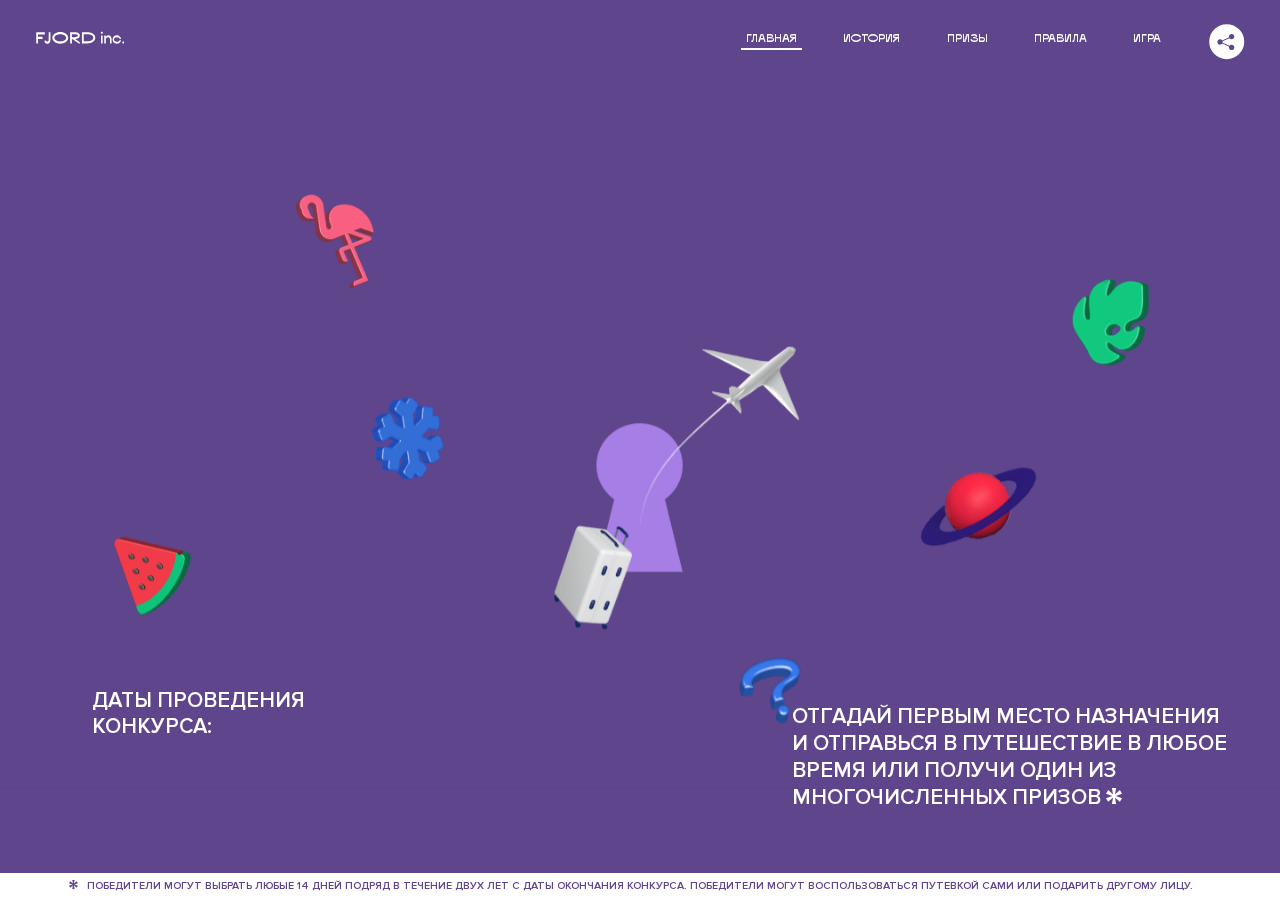
<file: 11/index.html>
<!DOCTYPE html>
<html lang="ru">
<head>
  <meta charset="UTF-8">
  <meta name="description" content="">
  <meta name="viewport" content="width=device-width, initial-scale=1.0">
  <meta http-equiv="X-UA-Compatible" content="ie=edge">
  <title>Mysterious Vacation</title>
<link href="css/style.min.css" rel="stylesheet">  <base href="https://htmlacademy-animation.github.io/149336-magic-vacation-1/11/">
</head>
<body>

  <header class="page-header js-header">
    <div class="page-header__wrapper">
      <a href="#" class="page-header__logo" aria-label="Перейти на страницу FJORD.Inc">
        <svg width="100" height="15" viewBox="0 0 100 15" fill="none" xmlns="http://www.w3.org/2000/svg">
          <path d="M0.26 1.4V14H2.276V8.906H7.334V6.44H2.276V3.848H9.872V1.4H0.26ZM12.733 14.36C15.127 14.36 16.243 12.65 16.243 9.5V1.4H14.263V8.96C14.263 11.21 13.723 11.876 12.733 11.876C11.833 11.876 11.473 11.3 11.347 10.58L9.36702 10.94C9.63702 13.046 10.663 14.36 12.733 14.36ZM18.3918 7.7C18.3918 11.372 22.3878 14.36 27.3198 14.36C32.2518 14.36 36.2478 11.372 36.2478 7.7C36.2478 4.028 32.2518 1.04 27.3198 1.04C22.3878 1.04 18.3918 4.028 18.3918 7.7ZM20.6058 7.7C20.6058 5.378 23.6118 3.524 27.3198 3.524C30.9918 3.524 33.9798 5.378 33.9798 7.7C33.9798 10.004 30.9918 11.858 27.3198 11.858C23.6118 11.858 20.6058 10.004 20.6058 7.7ZM40.403 14V8.906H40.799L49.079 14.702V12.38L44.039 8.906H44.201C47.999 8.906 49.277 7.304 49.277 5.162C49.277 3.092 47.999 1.4 44.201 1.4H38.387V14H40.403ZM43.535 3.722C45.785 3.722 47.045 4.136 47.045 5.432C47.045 6.764 45.785 7.034 43.535 7.034H40.403V3.722H43.535ZM51.6936 1.382V14H57.8676C62.7456 14 66.7236 11.534 66.7236 7.7C66.7236 3.848 62.7456 1.382 57.8676 1.382H51.6936ZM53.7096 11.624V3.722H57.5436C61.5396 3.722 64.4916 5.018 64.4916 7.7C64.4916 10.238 61.5396 11.624 57.5436 11.624H53.7096ZM73.1832 14.018H74.9832V5H73.1832V14.018ZM72.9132 1.976C72.9132 2.57 73.3992 3.092 74.0832 3.092C74.7492 3.092 75.2352 2.57 75.2352 1.976C75.2352 1.382 74.7672 0.805999 74.0832 0.805999C73.3812 0.805999 72.9132 1.382 72.9132 1.976ZM76.7867 14H78.5687V9.104C78.7487 8.006 79.5947 6.962 81.0887 6.962C82.1147 6.962 83.2667 7.448 83.2667 9.554V14H85.0487V9.014C85.0487 6.152 83.2307 4.73 81.3587 4.73C79.9187 4.73 79.0727 5.558 78.5687 6.854V5H76.7867V14ZM90.9898 14.27C93.5098 14.27 95.3818 12.506 95.7238 10.328H94.0498C93.7258 11.3 92.6998 12.02 90.9898 12.02C88.8478 12.02 87.7678 10.922 87.7678 9.59C87.7678 8.24 88.8478 6.962 90.9898 6.962C92.7538 6.962 93.7978 7.844 94.0858 8.924H95.7418C95.4358 6.71 93.6178 4.73 90.9898 4.73C88.0918 4.73 86.1298 7.124 86.1298 9.59C86.1298 12.074 88.1278 14.27 90.9898 14.27ZM97.0693 12.938C97.0693 13.658 97.5553 14.144 98.2753 14.144C98.9953 14.144 99.4813 13.658 99.4813 12.938C99.4813 12.2 98.9953 11.714 98.2753 11.714C97.5553 11.714 97.0693 12.2 97.0693 12.938Z" fill="currentColor"></path>
        </svg>
      </a>
      <button class="page-header__toggler js-menu-toggler" type="button" aria-label="Управление мобильным меню"><span>Меню</span></button>
      <nav class="page-header__nav">
        <div class="page-header__menu js-menu" id="menu">
          <ul>
            <li>
              <a class="js-menu-link active" href="#top" data-href="top">главная</a>
            </li>
            <li>
              <a class="js-menu-link" href="#story" data-href="story">история</a>
            </li>
            <li>
              <a class="js-menu-link" href="#prizes" data-href="prizes">призы</a>
            </li>
            <li>
              <a class="js-menu-link" href="#rules" data-href="rules">правила</a>
            </li>
            <li>
              <a class="js-menu-link" href="#game" data-href="game">игра</a>
            </li>
          </ul>
        </div>
        <div class="page-header__social">
          <div class="social-block js-social-block">
            <button class="social-block__toggler" aria-label="Управлять блоком с социальными кнопками">
              <svg width="26" height="22" viewBox="0 0 27 22" fill="none" xmlns="http://www.w3.org/2000/svg">
                <path d="M19.6721 7.43664C21.6273 7.43664 23.213 5.85095 23.213 3.89566C23.213 1.94037 21.6273 0.354675 19.6721 0.354675C17.7168 0.354675 16.1311 1.94037 16.1311 3.89566C16.1311 4.19968 16.1728 4.49178 16.2458 4.77345L7.21751 8.95527C6.57519 8.05214 5.52303 7.46049 4.33078 7.46049C2.37549 7.46049 0.789795 9.04618 0.789795 11.0015C0.789795 12.9568 2.37549 14.5425 4.33078 14.5425C5.52303 14.5425 6.57668 13.9508 7.21751 13.0477L16.2458 17.2295C16.1743 17.5112 16.1311 17.8033 16.1311 18.1073C16.1311 20.0626 17.7168 21.6483 19.6721 21.6483C21.6273 21.6483 23.213 20.0626 23.213 18.1073C23.213 16.152 21.6273 14.5663 19.6721 14.5663C18.4798 14.5663 17.4262 15.158 16.7853 16.0611L7.75701 11.8793C7.82854 11.5976 7.87176 11.3055 7.87176 11.0015C7.87176 10.6974 7.83003 10.4053 7.75701 10.1237L16.7853 5.94186C17.4262 6.84499 18.4783 7.43664 19.6721 7.43664Z" fill="currentColor"></path>
              </svg>
            </button>
            <ul class="social-block__list">
              <li>
                <a class="social-block__link social-block__link--fb" href="#" aria-label="Мы на Facebook">
                  <svg width="8" height="17" viewBox="0 0 8 17" fill="none" xmlns="http://www.w3.org/2000/svg">
                    <path d="M4.24646 16.9899H1.09275L1.05793 8.49828H0V5.30707H1.05793V3.81124C1.05793 1.42084 2.57654 0 5.21735 0H7.41758V3.18585H5.30841C4.28262 3.18585 4.2478 3.48582 4.2478 4.24914V5.30707H7.42964L7.16716 8.49828H4.2478V16.9899H4.24646Z" fill="currentColor"></path>
                  </svg>
                </a>
              </li>
              <li>
                <a class="social-block__link social-block__link--insta" href="#" aria-label="Мы в Instagram">
                  <svg width="15" height="15" viewBox="0 0 15 15" fill="none" xmlns="http://www.w3.org/2000/svg">
                    <path d="M11.0197 0H4.19806C2.14246 0 0.471191 1.66993 0.471191 3.72285V10.5499C0.471191 12.6082 2.14112 14.2727 4.19806 14.2727H11.0197C13.0753 14.2727 14.7466 12.6082 14.7466 10.5499V3.72285C14.7466 1.67127 13.0753 0 11.0197 0ZM11.0197 12.4849H4.19806C3.13076 12.4849 2.26432 11.6158 2.26432 10.5512V3.72419C2.26432 2.65956 3.13076 1.79715 4.19806 1.79715H11.0197C12.087 1.79715 12.9535 2.6609 12.9535 3.72419V10.5512C12.9535 11.6145 12.087 12.4849 11.0197 12.4849Z" fill="currentColor"></path>
                    <path d="M7.60887 3.11084C5.38989 3.11084 3.58203 4.9187 3.58203 7.14036C3.58203 9.35532 5.38989 11.1645 7.60887 11.1645C9.83053 11.1645 11.6357 9.35666 11.6357 7.14036C11.6357 4.9187 9.83053 3.11084 7.60887 3.11084ZM7.60887 9.36871C6.37551 9.36871 5.37784 8.37372 5.37784 7.14036C5.37784 5.90699 6.37551 4.90665 7.60887 4.90665C8.83822 4.90665 9.84259 5.90833 9.84259 7.14036C9.84392 8.37238 8.83822 9.36871 7.60887 9.36871Z" fill="currentColor"></path>
                    <path d="M11.3573 2.35962C10.8256 2.35962 10.3931 2.79752 10.3931 3.32381C10.3931 3.85546 10.8256 4.29336 11.3573 4.29336C11.8862 4.29336 12.3215 3.85546 12.3215 3.32381C12.3215 2.79752 11.8862 2.35962 11.3573 2.35962Z" fill="currentColor"></path>
                  </svg>
                </a>
              </li>
              <li>
                <a class="social-block__link social-block__link--vk" href="#" aria-label="Мы ВКонтакте">
                  <svg width="17" height="10" viewBox="0 0 17 10" fill="none" xmlns="http://www.w3.org/2000/svg">
                    <path d="M14.1234 4.9002C14.1234 4.9002 16.3623 1.72708 16.5866 0.680242C16.6595 0.312285 16.4947 0.103188 16.1069 0.103188C16.1069 0.103188 14.8193 0.103188 14.168 0.103188C13.7235 0.103188 13.5587 0.293278 13.4235 0.579768C13.4235 0.579768 12.3724 2.82553 11.0969 4.24712C10.6861 4.70333 10.4781 4.84318 10.2511 4.84318C10.0646 4.84318 9.98625 4.6911 9.98625 4.27834V0.649016C9.98625 0.147997 9.92545 0.00135496 9.5066 0.00135496H6.39628C6.15578 0.00135496 6.0085 0.134417 6.0085 0.324506C6.0085 0.801084 6.73406 0.908351 6.73406 2.20231V4.87305C6.73406 5.40529 6.70569 5.61575 6.45303 5.61575C5.78016 5.61575 4.19528 3.30618 3.30623 0.678887C3.12923 0.145282 2.93737 0 2.43475 0H0.486409C0.205373 0 0 0.190085 0 0.476576C0 0.991172 0.60666 3.40801 2.99277 6.64358C4.59927 8.8201 6.70569 10 8.60269 10C9.76196 10 10.0416 9.80312 10.0416 9.31432V7.63883C10.0416 7.22607 10.2065 7.04956 10.4429 7.04956C10.7078 7.04956 11.1847 7.13238 12.2805 8.22268C13.5843 9.47862 13.6762 10 14.3896 10H16.5676C16.7919 10 17 9.89273 17 9.52342C17 9.02919 16.3623 8.15343 15.384 7.10659C14.9801 6.56755 14.3302 5.98914 14.1248 5.72301C13.8275 5.40801 13.9154 5.23014 14.1234 4.9002Z" fill="currentColor"></path>
                  </svg>
                </a>
              </li>
            </ul>
          </div>
        </div>
      </nav>
    </div>
  </header>

  <main class="page-content">

    <section class="animation-screen"></section>

    <section class="screen screen--hidden screen--intro js-scrollspy" id="top">
      <div class="screen__wrapper">
        <div class="intro">
          <h1 class="intro__title">Таинственный отпуск</h1>
          <div class="intro__content">
            <div class="intro__info">
              <p class="intro__label">Даты проведения конкурса:</p>
              <p class="intro__date">01 — 31.05 / 2020</p>
            </div>
            <div class="intro__message">
              <p>
                Отгадай первым место назначения и&nbsp;отправься в&nbsp;путешествие в&nbsp;любое время или получи один из многочисленных призов
                <svg width="16" height="16" viewBox="0 0 10 10" fill="none" xmlns="http://www.w3.org/2000/svg">
                  <path d="M0 6.35337L3.90271 4.99012L0 3.64663L1.34615 1.32374L4.44287 4.01073L3.67364 0H6.34615L5.57692 4.01073L8.65385 1.32374L10 3.64663L6.13405 4.99012L10 6.35337L8.65385 8.65651L5.57692 5.98927L6.34615 10H3.67364L4.44287 5.96952L1.34615 8.65651L0 6.35337Z" fill="currentColor"></path>
                </svg>
              </p>
            </div>
          </div>
        </div>
      </div>
      <div class="screen__footer js-footer">
        <button class="screen__footer-enlarge js-footer-toggler" type="button" aria-label="Показать сообщение">
          <svg width="10" height="10" viewBox="0 0 10 10" fill="none" xmlns="http://www.w3.org/2000/svg">
            <path d="M0 6.35337L3.90271 4.99012L0 3.64663L1.34615 1.32374L4.44287 4.01073L3.67364 0H6.34615L5.57692 4.01073L8.65385 1.32374L10 3.64663L6.13405 4.99012L10 6.35337L8.65385 8.65651L5.57692 5.98927L6.34615 10H3.67364L4.44287 5.96952L1.34615 8.65651L0 6.35337Z" fill="currentColor"></path>
          </svg>
        </button>
        <button class="screen__footer-collapse js-footer-toggler" type="button" aria-label="Скрыть сообщение">
          <svg width="13" height="13" viewBox="0 0 13 13" fill="none" xmlns="http://www.w3.org/2000/svg">
            <line x1="12.3536" y1="0.353553" x2="0.738349" y2="11.9688" stroke="currentColor"></line>
            <line x1="0.738319" y1="0.539925" x2="12.3535" y2="12.1551" stroke="currentColor"></line>
          </svg>
        </button>
        <div class="screen__footer-wrapper">
          <div class="screen__footer-announce">
            <p class="screen__footer-label">Даты проведения конкурса:</p>
            <p class="screen__footer-date">01 — 31.05 / 2020</p>
          </div>
          <div class="screen__footer-note">
            <p>
              <svg width="10" height="10" viewBox="0 0 10 10" fill="none" xmlns="http://www.w3.org/2000/svg">
                <path d="M0 6.35337L3.90271 4.99012L0 3.64663L1.34615 1.32374L4.44287 4.01073L3.67364 0H6.34615L5.57692 4.01073L8.65385 1.32374L10 3.64663L6.13405 4.99012L10 6.35337L8.65385 8.65651L5.57692 5.98927L6.34615 10H3.67364L4.44287 5.96952L1.34615 8.65651L0 6.35337Z" fill="currentColor"></path>
              </svg>
              <span>Победители могут выбрать любые 14 дней подряд в&nbsp;течение двух лет с&nbsp;даты окончания конкурса. Победители могут воспользоваться путевкой сами или подарить другому лицу.</span>
            </p>
          </div>
        </div>
      </div>
    </section>

    <section class="screen screen--hidden screen--story js-scrollspy" id="story">

      <div class="slider swiper-container js-slider">

        <div class="swiper-wrapper">

          <div class="slider__item swiper-slide">
            <h2 class="slider__item-title">История</h2>
            <p class="slider__item-text">Джеймс Таргет был основателем компании &laquo;Fjord Inc.&raquo;. С&nbsp;1965 года &laquo;Fjord Inc.&raquo; прославилась надёжными и&nbsp;удобными чемоданами и&nbsp;аксессуарами для туристов.</p>
          </div>

          <div class="slider__item swiper-slide">
            <p class="slider__item-text">Когда Джеймсу было 7&nbsp;лет, в&nbsp;их&nbsp;доме гостил дядюшка и&nbsp;развлекал детей рассказами о&nbsp;своей поездке в&nbsp;место, показавшееся малышу Таргету невероятным. Тогда Джеймс решил, что однажды посетит его, но&nbsp;не&nbsp;будет рассказывать о&nbsp;мечте, пока не&nbsp;осуществит.</p>
          </div>

          <div class="slider__item swiper-slide">
            <p class="slider__item-text">Джеймс Таргет стал увлеченным путешественником. Он&nbsp;посетил 5&nbsp;континентов, 126&nbsp;стран.</p>
          </div>

          <div class="slider__item swiper-slide">
            <p class="slider__item-text">Он&nbsp;сплавлялся по&nbsp;Амазонке и&nbsp;погружался в&nbsp;пещеры Франции, медитировал в&nbsp;горах Тибета и&nbsp;пожимал руку вождя племени Акугауа.</p>
          </div>

          <div class="slider__item swiper-slide">
            <p class="slider__item-text">Из&nbsp;своих поездок Джеймс Таргет привозил идеи, как сделать свои чемоданы &laquo;Fjord Inc.&raquo; удобными и&nbsp;приспособленными к&nbsp;разным дорожным условиям.</p>
          </div>

          <div class="slider__item swiper-slide">
            <p class="slider__item-text">Всё это время Джеймс не&nbsp;оставлял идею поездки своей мечты. Однако, как только он&nbsp;брался за&nbsp;планирование, возникали препятствия, не&nbsp;позволяющие отправиться туда.</p>
          </div>

          <div class="slider__item swiper-slide">
            <p class="slider__item-text">В&nbsp;возрасте 67&nbsp;лет Джеймс Таргет попал под лавину и&nbsp;погиб. В&nbsp;своём завещании он&nbsp;поручил отправить в&nbsp;заветное путешествие трёх смельчаков, единых с&nbsp;ним духом.</p>
          </div>

          <div class="slider__item swiper-slide">
            <p class="slider__item-text">Тех, кто сможет узнать таинственное место, задавая вопросы специально обученному ИИ&nbsp;&laquo;Соне&raquo;, ждет фантастическое путешествие.</p>
          </div>
        </div>
        <div class="slider__controls">
          <button class="slider__control slider__control--prev js-control-prev" type="button" aria-label="Показать предыдущую историю">
            <svg width="12" height="22" viewBox="0 0 12 22" fill="none" xmlns="http://www.w3.org/2000/svg">
              <path d="M11 1L1 11L11 21" stroke="currentColor" stroke-width="2" stroke-linejoin="round"></path>
            </svg>
          </button>
          <button class="slider__control slider__control--next js-control-next" type="button" aria-label="Показать следующую историю">
            <svg width="12" height="22" viewBox="0 0 12 22" fill="none" xmlns="http://www.w3.org/2000/svg">
              <path d="M1 1L11 11L1 21" stroke="currentColor" stroke-width="2" stroke-linejoin="round"></path>
            </svg>
          </button>
        </div>
        <div class="slider__pagination swiper-pagination"></div>
      </div>
    </section>

    <section class="screen screen--hidden screen--prizes js-scrollspy" id="prizes">
      <div class="screen__wrapper">
        <div class="prizes">
          <h2 class="prizes__title">ПРизы</h2>
          <div class="prizes__lead">
            <p>Найди ответ и&nbsp;получи один из&nbsp;призов:</p>
          </div>
          <ul class="prizes__list">
            <li class="prizes__item prizes__item--journeys">
              <div class="prizes__icon">
                <img src="img/primary-award.svg" width="350" height="330" alt="">
              </div>
              <p class="prizes__desc">
                <b>3</b>
                <span>загадочных путешествия</span>
              </p>
            </li>
            <li class="prizes__item prizes__item--cases">
              <div class="prizes__icon">
                <img src="img/secondary-award.svg" width="350" height="330" alt="">
              </div>
              <p class="prizes__desc">
                <b>7</b>
                <span>надежных чемоданов</span>
              </p>
            </li>
            <li class="prizes__item prizes__item--codes">
              <div class="prizes__icon">
                <img src="img/additional-award.svg" width="350" height="330" alt="">
              </div>
              <p class="prizes__desc">
                <b>900</b>
                <span>
                  промокодов на&nbsp;скидку 15%
                  <svg width="10" height="10" viewBox="0 0 10 10" fill="none" xmlns="http://www.w3.org/2000/svg">
                    <path d="M0 6.35337L3.90271 4.99012L0 3.64663L1.34615 1.32374L4.44287 4.01073L3.67364 0H6.34615L5.57692 4.01073L8.65385 1.32374L10 3.64663L6.13405 4.99012L10 6.35337L8.65385 8.65651L5.57692 5.98927L6.34615 10H3.67364L4.44287 5.96952L1.34615 8.65651L0 6.35337Z" fill="currentColor"></path>
                  </svg>
                </span>
              </p>
            </li>
          </ul>
        </div>
      </div>
      <div class="screen__footer js-footer">
        <button class="screen__footer-enlarge js-footer-toggler" type="button" aria-label="Показать сообщение">
          <svg width="10" height="10" viewBox="0 0 10 10" fill="none" xmlns="http://www.w3.org/2000/svg">
            <path d="M0 6.35337L3.90271 4.99012L0 3.64663L1.34615 1.32374L4.44287 4.01073L3.67364 0H6.34615L5.57692 4.01073L8.65385 1.32374L10 3.64663L6.13405 4.99012L10 6.35337L8.65385 8.65651L5.57692 5.98927L6.34615 10H3.67364L4.44287 5.96952L1.34615 8.65651L0 6.35337Z" fill="currentColor"></path>
          </svg>
        </button>
        <button class="screen__footer-collapse js-footer-toggler" type="button" aria-label="Скрыть сообщение">
          <svg width="13" height="13" viewBox="0 0 13 13" fill="none" xmlns="http://www.w3.org/2000/svg">
            <line x1="12.3536" y1="0.353553" x2="0.738349" y2="11.9688" stroke="currentColor"></line>
            <line x1="0.738319" y1="0.539925" x2="12.3535" y2="12.1551" stroke="currentColor"></line>
          </svg>
        </button>
        <div class="screen__footer-wrapper">
          <div class="screen__footer-announce">
            <p class="screen__footer-label">Даты проведения конкурса:</p>
            <p class="screen__footer-date">01 — 31.05 / 2020</p>
          </div>
          <div class="screen__footer-note">
            <p>
              <svg width="10" height="10" viewBox="0 0 10 10" fill="none" xmlns="http://www.w3.org/2000/svg">
                <path d="M0 6.35337L3.90271 4.99012L0 3.64663L1.34615 1.32374L4.44287 4.01073L3.67364 0H6.34615L5.57692 4.01073L8.65385 1.32374L10 3.64663L6.13405 4.99012L10 6.35337L8.65385 8.65651L5.57692 5.98927L6.34615 10H3.67364L4.44287 5.96952L1.34615 8.65651L0 6.35337Z" fill="currentColor"></path>
              </svg>
              <span>Скидка&nbsp;15% на&nbsp;единоразовое приобретение путёвки с&nbsp;1&nbsp;июня 2020 по&nbsp;31&nbsp;мая 2022&nbsp;года. Суммируется с&nbsp;другими акциями</span>
            </p>
          </div>
        </div>
      </div>
    </section>

    <section class="screen screen--hidden screen--rules js-scrollspy" id="rules">
      <div class="screen__wrapper">
        <div class="rules">
          <h2 class="rules__title">Правила</h2>
          <div class="rules__lead">
            <p>Для того чтобы получить наследство Джеймса Таргета, тебе нужно выведать у&nbsp;&laquo;Сони&raquo;, куда предстоит отправиться тебе в&nbsp;случае победы</p>
          </div>
          <ol class="rules__list">
            <li class="rules__item">
              <p>Тебе отводится <br>5&nbsp;минут</p>
            </li>
            <li class="rules__item">
              <p>Задавай любые вопросы в&nbsp;текстовом поле</p>
            </li>
            <li class="rules__item">
              <p>Нажимай кнопку &laquo;Узнать&raquo;, чтобы получить ответ</p>
            </li>
            <li class="rules__item">
              <p>&laquo;Соня&raquo; может отвечать только&nbsp;Да или Нет</p>
            </li>
          </ol>
          <a href="#game" class="rules__link btn">Погнали!</a>
        </div>
      </div>
      <div class="screen__disclaimer">
        <div class="disclaimer">
          <ul>
            <li>
              <a href="#">Правовая информация</a>
            </li>
            <li>
              <a href="#">Подробные правила</a>
            </li>
          </ul>
        </div>
      </div>
    </section>

    <section class="screen screen--hidden screen--game js-scrollspy" id="game">
      <div class="screen__wrapper">
        <div class="game">
          <div class="game__header">
            <h2 class="game__title">Игра</h2>
            <div class="game__counter">
              <span>05</span>:<span>00</span>
            </div>
          </div>
          <div class="game__body">
            <div class="chat">
              <div class="chat__body js-chat">
                <ul class="chat__list" id="messages"></ul>
              </div>
              <div class="chat__footer">
                <form action="#" method="post" class="form" id="message-form">
                  <label for="message-field" class="visually-hidden">Поле для ввода вопроса</label>
                  <input type="text" class="form__field" id="message-field" placeholder="Задай вопрос">
                  <button class="form__button btn">
                    Узнать
                    <svg width="18" height="19" viewBox="0 0 18 19" fill="none" xmlns="http://www.w3.org/2000/svg">
                      <path stroke="currentColor" stroke-width="2" d="M9 19V1"></path>
                      <path d="M1 9l8-8 8 8" stroke="currentColor" stroke-width="2" stroke-linejoin="round"></path>
                    </svg>
                  </button>
                </form>
              </div>
            </div>
          </div>
          <!-- временные кнопки для показа результата -->
          <div class="game__buttons">
            <button class="game__button btn js-show-result" type="button" data-target="result">Положительный результат</button>
            <button class="game__button btn js-show-result" type="button" data-target="result2">Положительный результат - 2</button>
            <button class="game__button btn js-show-result" type="button" data-target="result3">Отрицательный результат</button>
          </div>
        </div>
      </div>
    </section>

    <section class="screen screen--hidden screen--result" id="result">
      <div class="screen__wrapper">
        <div class="result result--trip">
          <div class="result__image">
            <picture>
              <source srcset="img/result1-mob.png 1x, img/result1-mob@2x.png 2x" media="(max-width: 768px) and (orientation: portrait)">
              <img src="img/result1.png" srcset="img/result1@2x.png 2x" alt="">
            </picture>
          </div>
          <h2 class="result__title">
            <span class="visually-hidden">ПОбеда!</span>
            <svg class="victory" xmlns="http://www.w3.org/2000/svg" viewBox="0 0 568.85 109.24">
              <g style="transform-box: fill-box; transform-origin: 50% 50%;">
                <animate id="titleResultOpacity" attributeType="CSS" attributeName="opacity" values="0; 1" dur="0.3s" fill="freeze" begin="indefinite"></animate>
                <animateTransform attributeName="transform" type="scale" values="1; 0.95" keyTimes="0; 1" keySplines="0 0 0.5 1" calcMode="spline" dur="0.7s" additive="sum" fill="freeze" begin="titleResultOpacity.begin"></animateTransform>
                <path d="M16,24.44V92H2.6V8H75V92H61.52V24.44H16Z" transform="translate(-2.1 -1.5)" fill="none" stroke="currentColor"></path>
                <path d="M148.76,5.6c32.88,0,59.52,19.92,59.52,44.4s-26.64,44.4-59.52,44.4S89.24,74.48,89.24,50,115.88,5.6,148.76,5.6Zm0,72.12c24.48,0,44.4-12.36,44.4-27.72s-19.92-27.84-44.4-27.84C124,22.16,104,34.52,104,50S124,77.72,148.76,77.72Z" transform="translate(-2.1 -1.5)" fill="none" stroke="currentColor"></path>
                <path d="M287.36,8V24.44H236v14.4h25.32c25.44,0,34,11.16,34,26.52,0,15.6-8.52,26.64-34,26.64H222.56V8h64.8ZM256.88,76.52c15.12,0,23.52-2,23.52-11.52S272,54.44,256.88,54.44H236V76.52h20.88Z" transform="translate(-2.1 -1.5)" fill="none" stroke="currentColor"></path>
                <path d="M371.47,8V24.44H320.84V41.6h33.6V58h-33.6V75.56h50.64V92H307.4V8h64.08Z" transform="translate(-2.1 -1.5)" fill="none" stroke="currentColor"></path>
                <path d="M382.39,110.24V75.56h7.44c4.56-4.68,7.8-18.36,8.76-56L399,8h48.6V75.56h10v34.68H442.87V92H397v18.24H382.39Zm51.72-34.68V24.44H411.55v3.12c-0.48,22.44-3.24,37.68-7.2,48h29.76Z" transform="translate(-2.1 -1.5)" fill="none" stroke="currentColor"></path>
                <path d="M463.75,92l28-84h27.12l28.08,84H533.47l-7.8-23.52h-37.8L480.07,92H463.75Zm56.64-40L507,11.84,493.51,52h26.88Z" transform="translate(-2.1 -1.5)" fill="none" stroke="currentColor"></path>
                <path d="M554.12,70.4L555.55,2H569l1.44,68.4H554.12Zm8.28,6.36c4.8,0,8,3.24,8,8.16a8,8,0,1,1-16.08,0C554.35,80,557.59,76.76,562.39,76.76Z" transform="translate(-2.1 -1.5)" fill="none" stroke="currentColor"></path>
                </g>
            </svg>
          </h2>
          <div class="result__text">
            <p>ты&nbsp;отправляешься в&nbsp;Арктику!</p>
          </div>
          <div class="result__form">
            <form action="#" method="post" class="form form--result">
              <label for="email-field" class="form__label">зарегистрируй результат</label>
              <input type="email" class="form__field" id="email-field" placeholder="e-mail для регистации результата и получения приза" required="">
              <button class="form__button btn">
                отправить
                <svg width="18" height="19" viewBox="0 0 18 19" fill="none" xmlns="http://www.w3.org/2000/svg">
                  <path stroke="currentColor" stroke-width="2" d="M9 19V1"></path>
                  <path d="M1 9l8-8 8 8" stroke="currentColor" stroke-width="2" stroke-linejoin="round"></path>
                </svg>
              </button>
            </form>
          </div>
        </div>
      </div>
    </section>

    <section class="screen screen--hidden screen--result" id="result2">
      <div class="screen__wrapper">
        <div class="result result--prize">
          <div class="result__image">
            <picture class="result__image-leaf1">
              <img src="img/leaf_blue_1.png" alt="">
            </picture>
            <picture class="result__image-leaf2">
              <img src="img/leaf_blue_2.png" alt="">
            </picture>
            <picture class="result__image-green">
              <img src="img/leaf_green.png" alt="">
            </picture>
            <picture class="result__image-suitcase">
              <img src="img/suitcase.png" alt="">
            </picture>
            <picture class="result__image-flamingo">
              <img src="img/flamingo.png" alt="">
            </picture>
          </div>
          <h2 class="result__title">
            <span class="visually-hidden">ПОбеда!</span>
            <svg class="victory" xmlns="http://www.w3.org/2000/svg" viewBox="0 0 568.85 109.24">
              <g style="transform-box: fill-box; transform-origin: 50% 50%;">
                <animate id="titleResult2Opacity" attributeType="CSS" attributeName="opacity" values="0; 1" dur="0.3s" fill="freeze" begin="indefinite"></animate>
                <animateTransform attributeName="transform" type="scale" values="1; 0.95" keyTimes="0; 1" keySplines="0 0 0.5 1" calcMode="spline" dur="0.7s" additive="sum" fill="freeze" begin="titleResult2Opacity.begin"></animateTransform>
                <path d="M16,24.44V92H2.6V8H75V92H61.52V24.44H16Z" transform="translate(-2.1 -1.5)" fill="none" stroke="currentColor"></path>
                <path d="M148.76,5.6c32.88,0,59.52,19.92,59.52,44.4s-26.64,44.4-59.52,44.4S89.24,74.48,89.24,50,115.88,5.6,148.76,5.6Zm0,72.12c24.48,0,44.4-12.36,44.4-27.72s-19.92-27.84-44.4-27.84C124,22.16,104,34.52,104,50S124,77.72,148.76,77.72Z" transform="translate(-2.1 -1.5)" fill="none" stroke="currentColor"></path>
                <path d="M287.36,8V24.44H236v14.4h25.32c25.44,0,34,11.16,34,26.52,0,15.6-8.52,26.64-34,26.64H222.56V8h64.8ZM256.88,76.52c15.12,0,23.52-2,23.52-11.52S272,54.44,256.88,54.44H236V76.52h20.88Z" transform="translate(-2.1 -1.5)" fill="none" stroke="currentColor"></path>
                <path d="M371.47,8V24.44H320.84V41.6h33.6V58h-33.6V75.56h50.64V92H307.4V8h64.08Z" transform="translate(-2.1 -1.5)" fill="none" stroke="currentColor"></path>
                <path d="M382.39,110.24V75.56h7.44c4.56-4.68,7.8-18.36,8.76-56L399,8h48.6V75.56h10v34.68H442.87V92H397v18.24H382.39Zm51.72-34.68V24.44H411.55v3.12c-0.48,22.44-3.24,37.68-7.2,48h29.76Z" transform="translate(-2.1 -1.5)" fill="none" stroke="currentColor"></path>
                <path d="M463.75,92l28-84h27.12l28.08,84H533.47l-7.8-23.52h-37.8L480.07,92H463.75Zm56.64-40L507,11.84,493.51,52h26.88Z" transform="translate(-2.1 -1.5)" fill="none" stroke="currentColor"></path>
                <path d="M554.12,70.4L555.55,2H569l1.44,68.4H554.12Zm8.28,6.36c4.8,0,8,3.24,8,8.16a8,8,0,1,1-16.08,0C554.35,80,557.59,76.76,562.39,76.76Z" transform="translate(-2.1 -1.5)" fill="none" stroke="currentColor"></path>
              </g>
            </svg>
          </h2>
          <div class="result__text">
            <p>чемодан &laquo;Fjord&nbsp;Inc.&raquo;&nbsp;твой</p>
          </div>
          <div class="result__form">
            <form action="#" method="post" class="form form--result">
              <label for="email-field2" class="form__label">зарегистрируй результат</label>
              <input type="email" class="form__field" id="email-field2" placeholder="e-mail для регистации результата и получения приза" required="">
              <button class="form__button btn">
                отправить
                <svg width="18" height="19" viewBox="0 0 18 19" fill="none" xmlns="http://www.w3.org/2000/svg">
                  <path stroke="currentColor" stroke-width="2" d="M9 19V1"></path>
                  <path d="M1 9l8-8 8 8" stroke="currentColor" stroke-width="2" stroke-linejoin="round"></path>
                </svg>
              </button>
            </form>
          </div>
        </div>
      </div>
    </section>

    <section class="screen screen--hidden screen--result" id="result3">
      <div class="screen__wrapper">
        <div class="result result--negative">
          <div class="result__image">
            <picture>
              <source srcset="img/result3-mob.png 1x, img/result3-mob@2x.png 2x" media="(max-width: 768px) and (orientation: portrait)">
              <img src="img/result3.png" srcset="img/result3@2x.png 2x" alt="">
            </picture>
          </div>
          <h2 class="result__title">
            <span class="visually-hidden">Не угадал!</span>
            <svg class="losing" xmlns="http://www.w3.org/2000/svg" viewBox="0 0 660.77 109.24">
              <g style="transform-box: fill-box; transform-origin: 50% 50%;">
                <animate id="titleResult3Opacity" attributeType="CSS" attributeName="opacity" values="0; 0; 1" keyTimes="0; 0.999; 1" dur="0.432s" fill="freeze" begin="indefinite"></animate>
                <g>
                  <animateTransform attributeName="transform" type="translate" values="0 -99; 0 0; 0 -5; 0 0" keyTimes="0; 0.67; 0.83; 1" keySplines="0.88, 0, 1, 1; 0.33, 0, 0.67, 1; 0.33, 0, 0.67, 1" calcMode="spline" dur="0.778s" fill="freeze" begin="titleResult3Opacity.begin" additive="sum" repeatCount="1"></animateTransform>
                  <path d="M2.66,92V8H16.1V42.2H53.3V8H66.74V92H53.3V58.64H16.1V92H2.66Z" transform="translate(-2.16 -1.5)" fill="none" stroke="currentColor">
                  </path>
                </g>
                <g>
                  <animateTransform attributeName="transform" type="translate" values="0 -99; 0 0; 0 -5; 0 0" keyTimes="0; 0.67; 0.83; 1" keySplines="0.88, 0, 1, 1; 0.33, 0, 0.67, 1; 0.33, 0, 0.67, 1" calcMode="spline" dur="0.778s" fill="freeze" begin="titleResult3Opacity.begin+0.043s" additive="sum" repeatCount="1"></animateTransform>
                  <path d="M147.62,8V24.44H97V41.6h33.6V58H97V75.56h50.64V92H83.54V8h64.08Z" transform="translate(-2.16 -1.5)" fill="none" stroke="currentColor">
                  </path>
                </g>
                <g>
                  <animateTransform attributeName="transform" type="translate" values="0 -99; 0 0; 0 -5; 0 0" keyTimes="0; 0.67; 0.83; 1" keySplines="0.88, 0, 1, 1; 0.33, 0, 0.67, 1; 0.33, 0, 0.67, 1" calcMode="spline" dur="0.778s" fill="freeze" begin="titleResult3Opacity.begin+0.086s" additive="sum" repeatCount="1"></animateTransform>
                  <path d="M199.22,8l20.52,42.36L235.34,8h16.44l-31,84H204.38l9.48-25.92L185.78,8h13.44Z" transform="translate(-2.16 -1.5)" fill="none" stroke="currentColor">
                  </path>
                </g>
                <g>
                  <animateTransform attributeName="transform" type="translate" values="0 -99; 0 0; 0 -5; 0 0" keyTimes="0; 0.67; 0.83; 1" keySplines="0.88, 0, 1, 1; 0.33, 0, 0.67, 1; 0.33, 0, 0.67, 1" calcMode="spline" dur="0.778s" fill="freeze" begin="titleResult3Opacity.begin+0.129s" additive="sum" repeatCount="1"></animateTransform>
                  <path d="M273.74,24.44V92H260.3V8h50.16V24.44H273.74Z" transform="translate(-2.16 -1.5)" fill="none" stroke="currentColor">
                  </path>
                </g>
                <g>
                  <animateTransform attributeName="transform" type="translate" values="0 -99; 0 0; 0 -5; 0 0" keyTimes="0; 0.67; 0.83; 1" keySplines="0.88, 0, 1, 1; 0.33, 0, 0.67, 1; 0.33, 0, 0.67, 1" calcMode="spline" dur="0.778s" fill="freeze" begin="titleResult3Opacity.begin+0.172s" additive="sum" repeatCount="1"></animateTransform>
                  <path d="M307.1,92l28-84h27.12l28.08,84H376.82L369,68.48h-37.8L323.42,92H307.1Zm56.64-40L350.3,11.84,336.86,52h26.88Z" transform="translate(-2.16 -1.5)" fill="none" stroke="currentColor">
                  </path>
                </g>
                <g>
                  <animateTransform attributeName="transform" type="translate" values="0 -99; 0 0; 0 -5; 0 0" keyTimes="0; 0.67; 0.83; 1" keySplines="0.88, 0, 1, 1; 0.33, 0, 0.67, 1; 0.33, 0, 0.67, 1" calcMode="spline" dur="0.778s" fill="freeze" begin="titleResult3Opacity.begin+0.215s" additive="sum" repeatCount="1"></animateTransform>
                  <path d="M396.38,110.24V75.56h7.44c4.56-4.68,7.8-18.36,8.76-56L412.94,8h48.6V75.56h10v34.68H456.86V92H411v18.24H396.38ZM448.1,75.56V24.44H425.54v3.12c-0.48,22.44-3.24,37.68-7.2,48H448.1Z" transform="translate(-2.16 -1.5)" fill="none" stroke="currentColor">
                  </path>
                </g>
                <g>
                  <animateTransform attributeName="transform" type="translate" values="0 -99; 0 0; 0 -5; 0 0" keyTimes="0; 0.67; 0.83; 1" keySplines="0.88, 0, 1, 1; 0.33, 0, 0.67, 1; 0.33, 0, 0.67, 1" calcMode="spline" dur="0.778s" fill="freeze" begin="titleResult3Opacity.begin+0.258s" additive="sum" repeatCount="1"></animateTransform>
                  <path d="M477.74,92l28-84h27.12L560.9,92H547.46l-7.8-23.52h-37.8L494.06,92H477.74Zm56.64-40-13.44-40.2L507.5,52h26.88Z" transform="translate(-2.16 -1.5)" fill="none" stroke="currentColor">
                  </path>
                </g>
                <g>
                  <animateTransform attributeName="transform" type="translate" values="0 -99; 0 0; 0 -5; 0 0" keyTimes="0; 0.67; 0.83; 1" keySplines="0.88, 0, 1, 1; 0.33, 0, 0.67, 1; 0.33, 0, 0.67, 1" calcMode="spline" dur="0.778s" fill="freeze" begin="titleResult3Opacity.begin+0.301s" additive="sum" repeatCount="1"></animateTransform>
                  <path d="M568.7,76.88a13.77,13.77,0,0,0,5,1c6.6,0,10.44-6.24,12-58.32L586.22,8h46.2V92H619V24.44H598.82l-0.12,3.12C597.14,81,589,94.4,573.74,94.4a28.55,28.55,0,0,1-6.72-.84Z" transform="translate(-2.16 -1.5)" fill="none" stroke="currentColor">
                  </path>
                </g>
                <g>
                  <animateTransform attributeName="transform" type="translate" values="0 -99; 0 0; 0 -5; 0 0" keyTimes="0; 0.67; 0.83; 1" keySplines="0.88, 0, 1, 1; 0.33, 0, 0.67, 1; 0.33, 0, 0.67, 1" calcMode="spline" dur="0.778s" fill="freeze" begin="titleResult3Opacity.begin+0.344s" additive="sum" repeatCount="1"></animateTransform>
                  <path d="M646.1,70.4L647.54,2H661l1.44,68.4H646.1Zm8.28,6.36c4.8,0,8,3.24,8,8.16a8,8,0,0,1-16.08,0C646.34,80,649.58,76.76,654.38,76.76Z" transform="translate(-2.16 -1.5)" fill="none" stroke="currentColor">
                  </path>
                </g>
              </g>
            </svg>
          </h2>
          <button class="result__button js-play" type="button">
            <p class="result__button-text">не сдавайся!</p>
            <span>
              <svg width="27" height="22" viewBox="0 0 27 22" fill="none" xmlns="http://www.w3.org/2000/svg">
                <path d="M10.6899 1.47998C5.42992 1.47998 1.16992 5.73998 1.16992 11C1.16992 16.26 5.42992 20.52 10.6899 20.52C15.9499 20.52 20.2099 16.26 20.2099 11V7.13998" stroke="currentColor" stroke-width="2" stroke-miterlimit="10"></path>
                <path d="M15.1099 12.5099L20.1499 7.13989L25.3099 12.6299" stroke="currentColor" stroke-width="2" stroke-miterlimit="10" stroke-linejoin="round"></path>
              </svg>
            </span>
          </button>
        </div>
      </div>
    </section>

  </main>

<script src="js/script.js"></script></body>
</html>
</file>
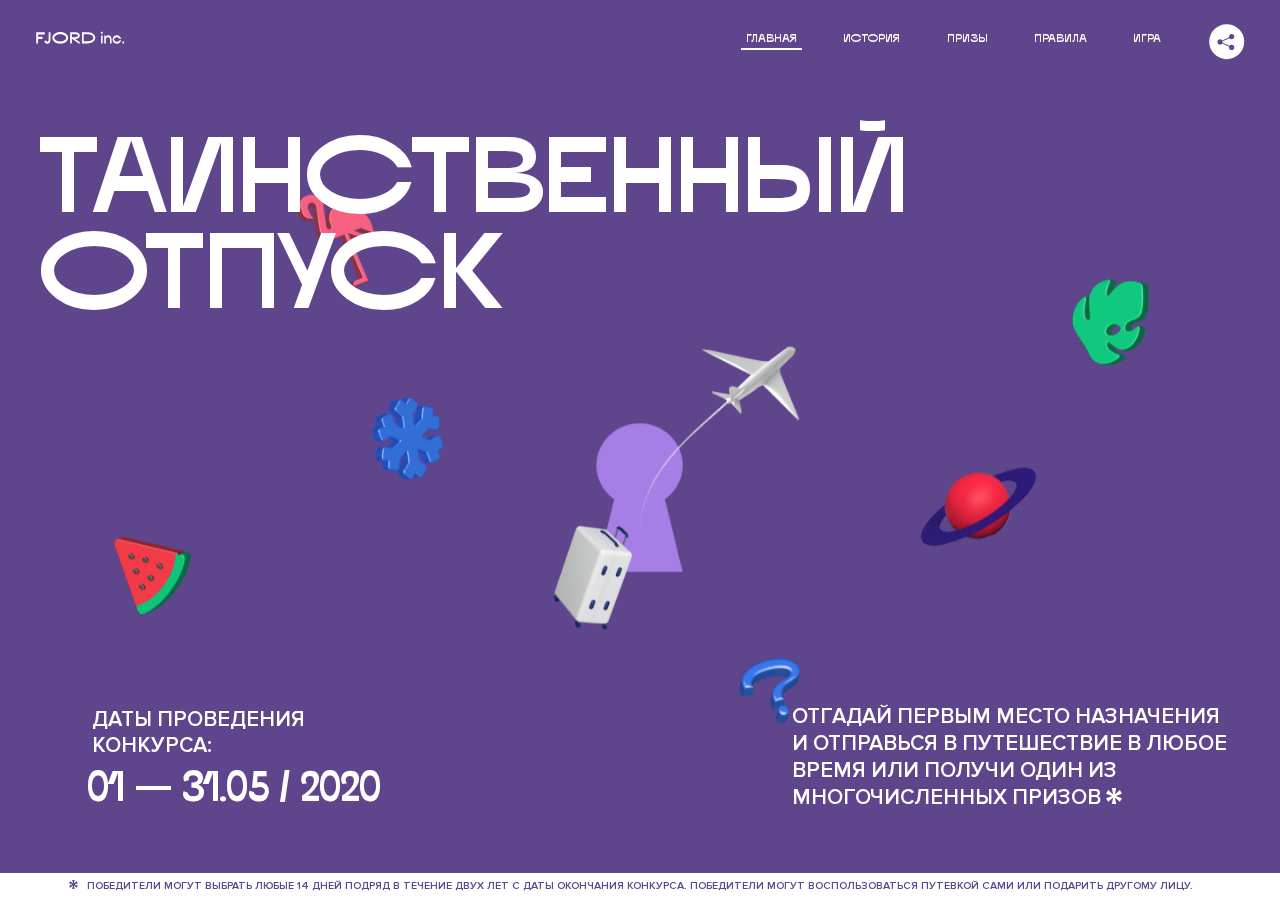
<file: 2/index.html>
<!DOCTYPE html>
<html lang="ru">
<head>
  <meta charset="UTF-8">
  <meta name="description" content="">
  <meta name="viewport" content="width=device-width, initial-scale=1.0">
  <meta http-equiv="X-UA-Compatible" content="ie=edge">
  <title>Mysterious Vacation</title>
<link href="css/style.min.css" rel="stylesheet">  <base href="https://htmlacademy-animation.github.io/149336-magic-vacation-1/2/">
</head>
<body>

  <header class="page-header js-header">
    <div class="page-header__wrapper">
      <a href="#" class="page-header__logo" aria-label="Перейти на страницу FJORD.Inc">
        <svg width="100" height="15" viewBox="0 0 100 15" fill="none" xmlns="http://www.w3.org/2000/svg">
          <path d="M0.26 1.4V14H2.276V8.906H7.334V6.44H2.276V3.848H9.872V1.4H0.26ZM12.733 14.36C15.127 14.36 16.243 12.65 16.243 9.5V1.4H14.263V8.96C14.263 11.21 13.723 11.876 12.733 11.876C11.833 11.876 11.473 11.3 11.347 10.58L9.36702 10.94C9.63702 13.046 10.663 14.36 12.733 14.36ZM18.3918 7.7C18.3918 11.372 22.3878 14.36 27.3198 14.36C32.2518 14.36 36.2478 11.372 36.2478 7.7C36.2478 4.028 32.2518 1.04 27.3198 1.04C22.3878 1.04 18.3918 4.028 18.3918 7.7ZM20.6058 7.7C20.6058 5.378 23.6118 3.524 27.3198 3.524C30.9918 3.524 33.9798 5.378 33.9798 7.7C33.9798 10.004 30.9918 11.858 27.3198 11.858C23.6118 11.858 20.6058 10.004 20.6058 7.7ZM40.403 14V8.906H40.799L49.079 14.702V12.38L44.039 8.906H44.201C47.999 8.906 49.277 7.304 49.277 5.162C49.277 3.092 47.999 1.4 44.201 1.4H38.387V14H40.403ZM43.535 3.722C45.785 3.722 47.045 4.136 47.045 5.432C47.045 6.764 45.785 7.034 43.535 7.034H40.403V3.722H43.535ZM51.6936 1.382V14H57.8676C62.7456 14 66.7236 11.534 66.7236 7.7C66.7236 3.848 62.7456 1.382 57.8676 1.382H51.6936ZM53.7096 11.624V3.722H57.5436C61.5396 3.722 64.4916 5.018 64.4916 7.7C64.4916 10.238 61.5396 11.624 57.5436 11.624H53.7096ZM73.1832 14.018H74.9832V5H73.1832V14.018ZM72.9132 1.976C72.9132 2.57 73.3992 3.092 74.0832 3.092C74.7492 3.092 75.2352 2.57 75.2352 1.976C75.2352 1.382 74.7672 0.805999 74.0832 0.805999C73.3812 0.805999 72.9132 1.382 72.9132 1.976ZM76.7867 14H78.5687V9.104C78.7487 8.006 79.5947 6.962 81.0887 6.962C82.1147 6.962 83.2667 7.448 83.2667 9.554V14H85.0487V9.014C85.0487 6.152 83.2307 4.73 81.3587 4.73C79.9187 4.73 79.0727 5.558 78.5687 6.854V5H76.7867V14ZM90.9898 14.27C93.5098 14.27 95.3818 12.506 95.7238 10.328H94.0498C93.7258 11.3 92.6998 12.02 90.9898 12.02C88.8478 12.02 87.7678 10.922 87.7678 9.59C87.7678 8.24 88.8478 6.962 90.9898 6.962C92.7538 6.962 93.7978 7.844 94.0858 8.924H95.7418C95.4358 6.71 93.6178 4.73 90.9898 4.73C88.0918 4.73 86.1298 7.124 86.1298 9.59C86.1298 12.074 88.1278 14.27 90.9898 14.27ZM97.0693 12.938C97.0693 13.658 97.5553 14.144 98.2753 14.144C98.9953 14.144 99.4813 13.658 99.4813 12.938C99.4813 12.2 98.9953 11.714 98.2753 11.714C97.5553 11.714 97.0693 12.2 97.0693 12.938Z" fill="currentColor"></path>
        </svg>
      </a>
      <button class="page-header__toggler js-menu-toggler" type="button" aria-label="Управление мобильным меню"><span>Меню</span></button>
      <nav class="page-header__nav">
        <div class="page-header__menu js-menu" id="menu">
          <ul>
            <li>
              <a class="js-menu-link active" href="#top" data-href="top">главная</a>
            </li>
            <li>
              <a class="js-menu-link" href="#story" data-href="story">история</a>
            </li>
            <li>
              <a class="js-menu-link" href="#prizes" data-href="prizes">призы</a>
            </li>
            <li>
              <a class="js-menu-link" href="#rules" data-href="rules">правила</a>
            </li>
            <li>
              <a class="js-menu-link" href="#game" data-href="game">игра</a>
            </li>
          </ul>
        </div>
        <div class="page-header__social">
          <div class="social-block js-social-block">
            <button class="social-block__toggler" aria-label="Управлять блоком с социальными кнопками">
              <svg width="26" height="22" viewBox="0 0 27 22" fill="none" xmlns="http://www.w3.org/2000/svg">
                <path d="M19.6721 7.43664C21.6273 7.43664 23.213 5.85095 23.213 3.89566C23.213 1.94037 21.6273 0.354675 19.6721 0.354675C17.7168 0.354675 16.1311 1.94037 16.1311 3.89566C16.1311 4.19968 16.1728 4.49178 16.2458 4.77345L7.21751 8.95527C6.57519 8.05214 5.52303 7.46049 4.33078 7.46049C2.37549 7.46049 0.789795 9.04618 0.789795 11.0015C0.789795 12.9568 2.37549 14.5425 4.33078 14.5425C5.52303 14.5425 6.57668 13.9508 7.21751 13.0477L16.2458 17.2295C16.1743 17.5112 16.1311 17.8033 16.1311 18.1073C16.1311 20.0626 17.7168 21.6483 19.6721 21.6483C21.6273 21.6483 23.213 20.0626 23.213 18.1073C23.213 16.152 21.6273 14.5663 19.6721 14.5663C18.4798 14.5663 17.4262 15.158 16.7853 16.0611L7.75701 11.8793C7.82854 11.5976 7.87176 11.3055 7.87176 11.0015C7.87176 10.6974 7.83003 10.4053 7.75701 10.1237L16.7853 5.94186C17.4262 6.84499 18.4783 7.43664 19.6721 7.43664Z" fill="currentColor"></path>
              </svg>
            </button>
            <ul class="social-block__list">
              <li>
                <a class="social-block__link social-block__link--fb" href="#" aria-label="Мы на Facebook">
                  <svg width="8" height="17" viewBox="0 0 8 17" fill="none" xmlns="http://www.w3.org/2000/svg">
                    <path d="M4.24646 16.9899H1.09275L1.05793 8.49828H0V5.30707H1.05793V3.81124C1.05793 1.42084 2.57654 0 5.21735 0H7.41758V3.18585H5.30841C4.28262 3.18585 4.2478 3.48582 4.2478 4.24914V5.30707H7.42964L7.16716 8.49828H4.2478V16.9899H4.24646Z" fill="currentColor"></path>
                  </svg>
                </a>
              </li>
              <li>
                <a class="social-block__link social-block__link--insta" href="#" aria-label="Мы в Instagram">
                  <svg width="15" height="15" viewBox="0 0 15 15" fill="none" xmlns="http://www.w3.org/2000/svg">
                    <path d="M11.0197 0H4.19806C2.14246 0 0.471191 1.66993 0.471191 3.72285V10.5499C0.471191 12.6082 2.14112 14.2727 4.19806 14.2727H11.0197C13.0753 14.2727 14.7466 12.6082 14.7466 10.5499V3.72285C14.7466 1.67127 13.0753 0 11.0197 0ZM11.0197 12.4849H4.19806C3.13076 12.4849 2.26432 11.6158 2.26432 10.5512V3.72419C2.26432 2.65956 3.13076 1.79715 4.19806 1.79715H11.0197C12.087 1.79715 12.9535 2.6609 12.9535 3.72419V10.5512C12.9535 11.6145 12.087 12.4849 11.0197 12.4849Z" fill="currentColor"></path>
                    <path d="M7.60887 3.11084C5.38989 3.11084 3.58203 4.9187 3.58203 7.14036C3.58203 9.35532 5.38989 11.1645 7.60887 11.1645C9.83053 11.1645 11.6357 9.35666 11.6357 7.14036C11.6357 4.9187 9.83053 3.11084 7.60887 3.11084ZM7.60887 9.36871C6.37551 9.36871 5.37784 8.37372 5.37784 7.14036C5.37784 5.90699 6.37551 4.90665 7.60887 4.90665C8.83822 4.90665 9.84259 5.90833 9.84259 7.14036C9.84392 8.37238 8.83822 9.36871 7.60887 9.36871Z" fill="currentColor"></path>
                    <path d="M11.3573 2.35962C10.8256 2.35962 10.3931 2.79752 10.3931 3.32381C10.3931 3.85546 10.8256 4.29336 11.3573 4.29336C11.8862 4.29336 12.3215 3.85546 12.3215 3.32381C12.3215 2.79752 11.8862 2.35962 11.3573 2.35962Z" fill="currentColor"></path>
                  </svg>
                </a>
              </li>
              <li>
                <a class="social-block__link social-block__link--vk" href="#" aria-label="Мы ВКонтакте">
                  <svg width="17" height="10" viewBox="0 0 17 10" fill="none" xmlns="http://www.w3.org/2000/svg">
                    <path d="M14.1234 4.9002C14.1234 4.9002 16.3623 1.72708 16.5866 0.680242C16.6595 0.312285 16.4947 0.103188 16.1069 0.103188C16.1069 0.103188 14.8193 0.103188 14.168 0.103188C13.7235 0.103188 13.5587 0.293278 13.4235 0.579768C13.4235 0.579768 12.3724 2.82553 11.0969 4.24712C10.6861 4.70333 10.4781 4.84318 10.2511 4.84318C10.0646 4.84318 9.98625 4.6911 9.98625 4.27834V0.649016C9.98625 0.147997 9.92545 0.00135496 9.5066 0.00135496H6.39628C6.15578 0.00135496 6.0085 0.134417 6.0085 0.324506C6.0085 0.801084 6.73406 0.908351 6.73406 2.20231V4.87305C6.73406 5.40529 6.70569 5.61575 6.45303 5.61575C5.78016 5.61575 4.19528 3.30618 3.30623 0.678887C3.12923 0.145282 2.93737 0 2.43475 0H0.486409C0.205373 0 0 0.190085 0 0.476576C0 0.991172 0.60666 3.40801 2.99277 6.64358C4.59927 8.8201 6.70569 10 8.60269 10C9.76196 10 10.0416 9.80312 10.0416 9.31432V7.63883C10.0416 7.22607 10.2065 7.04956 10.4429 7.04956C10.7078 7.04956 11.1847 7.13238 12.2805 8.22268C13.5843 9.47862 13.6762 10 14.3896 10H16.5676C16.7919 10 17 9.89273 17 9.52342C17 9.02919 16.3623 8.15343 15.384 7.10659C14.9801 6.56755 14.3302 5.98914 14.1248 5.72301C13.8275 5.40801 13.9154 5.23014 14.1234 4.9002Z" fill="currentColor"></path>
                  </svg>
                </a>
              </li>
            </ul>
          </div>
        </div>
      </nav>
    </div>
  </header>

  <main class="page-content">

    <section class="animation-screen"></section>

    <section class="screen screen--hidden screen--intro js-scrollspy" id="top">
      <div class="screen__wrapper">
        <div class="intro">
          <h1 class="intro__title">Таинственный отпуск</h1>
          <div class="intro__content">
            <div class="intro__info">
              <p class="intro__label">Даты проведения конкурса:</p>
              <p class="intro__date">01 — 31.05 / 2020</p>
            </div>
            <div class="intro__message">
              <p>
                Отгадай первым место назначения и&nbsp;отправься в&nbsp;путешествие в&nbsp;любое время или получи один из многочисленных призов
                <svg width="16" height="16" viewBox="0 0 10 10" fill="none" xmlns="http://www.w3.org/2000/svg">
                  <path d="M0 6.35337L3.90271 4.99012L0 3.64663L1.34615 1.32374L4.44287 4.01073L3.67364 0H6.34615L5.57692 4.01073L8.65385 1.32374L10 3.64663L6.13405 4.99012L10 6.35337L8.65385 8.65651L5.57692 5.98927L6.34615 10H3.67364L4.44287 5.96952L1.34615 8.65651L0 6.35337Z" fill="currentColor"></path>
                </svg>
              </p>
            </div>
          </div>
        </div>
      </div>
      <div class="screen__footer js-footer">
        <button class="screen__footer-enlarge js-footer-toggler" type="button" aria-label="Показать сообщение">
          <svg width="10" height="10" viewBox="0 0 10 10" fill="none" xmlns="http://www.w3.org/2000/svg">
            <path d="M0 6.35337L3.90271 4.99012L0 3.64663L1.34615 1.32374L4.44287 4.01073L3.67364 0H6.34615L5.57692 4.01073L8.65385 1.32374L10 3.64663L6.13405 4.99012L10 6.35337L8.65385 8.65651L5.57692 5.98927L6.34615 10H3.67364L4.44287 5.96952L1.34615 8.65651L0 6.35337Z" fill="currentColor"></path>
          </svg>
        </button>
        <button class="screen__footer-collapse js-footer-toggler" type="button" aria-label="Скрыть сообщение">
          <svg width="13" height="13" viewBox="0 0 13 13" fill="none" xmlns="http://www.w3.org/2000/svg">
            <line x1="12.3536" y1="0.353553" x2="0.738349" y2="11.9688" stroke="currentColor"></line>
            <line x1="0.738319" y1="0.539925" x2="12.3535" y2="12.1551" stroke="currentColor"></line>
          </svg>
        </button>
        <div class="screen__footer-wrapper">
          <div class="screen__footer-announce">
            <p class="screen__footer-label">Даты проведения конкурса:</p>
            <p class="screen__footer-date">01 — 31.05 / 2020</p>
          </div>
          <div class="screen__footer-note">
            <p>
              <svg width="10" height="10" viewBox="0 0 10 10" fill="none" xmlns="http://www.w3.org/2000/svg">
                <path d="M0 6.35337L3.90271 4.99012L0 3.64663L1.34615 1.32374L4.44287 4.01073L3.67364 0H6.34615L5.57692 4.01073L8.65385 1.32374L10 3.64663L6.13405 4.99012L10 6.35337L8.65385 8.65651L5.57692 5.98927L6.34615 10H3.67364L4.44287 5.96952L1.34615 8.65651L0 6.35337Z" fill="currentColor"></path>
              </svg>
              <span>Победители могут выбрать любые 14 дней подряд в&nbsp;течение двух лет с&nbsp;даты окончания конкурса. Победители могут воспользоваться путевкой сами или подарить другому лицу.</span>
            </p>
          </div>
        </div>
      </div>
    </section>

    <section class="screen screen--hidden screen--story js-scrollspy" id="story">

      <div class="slider swiper-container js-slider">

        <div class="swiper-wrapper">

          <div class="slider__item swiper-slide">
            <h2 class="slider__item-title">История</h2>
            <p class="slider__item-text">Джеймс Таргет был основателем компании &laquo;Fjord Inc.&raquo;. С&nbsp;1965 года &laquo;Fjord Inc.&raquo; прославилась надёжными и&nbsp;удобными чемоданами и&nbsp;аксессуарами для туристов.</p>
          </div>

          <div class="slider__item swiper-slide">
            <p class="slider__item-text">Когда Джеймсу было 7&nbsp;лет, в&nbsp;их&nbsp;доме гостил дядюшка и&nbsp;развлекал детей рассказами о&nbsp;своей поездке в&nbsp;место, показавшееся малышу Таргету невероятным. Тогда Джеймс решил, что однажды посетит его, но&nbsp;не&nbsp;будет рассказывать о&nbsp;мечте, пока не&nbsp;осуществит.</p>
          </div>

          <div class="slider__item swiper-slide">
            <p class="slider__item-text">Джеймс Таргет стал увлеченным путешественником. Он&nbsp;посетил 5&nbsp;континентов, 126&nbsp;стран.</p>
          </div>

          <div class="slider__item swiper-slide">
            <p class="slider__item-text">Он&nbsp;сплавлялся по&nbsp;Амазонке и&nbsp;погружался в&nbsp;пещеры Франции, медитировал в&nbsp;горах Тибета и&nbsp;пожимал руку вождя племени Акугауа.</p>
          </div>

          <div class="slider__item swiper-slide">
            <p class="slider__item-text">Из&nbsp;своих поездок Джеймс Таргет привозил идеи, как сделать свои чемоданы &laquo;Fjord Inc.&raquo; удобными и&nbsp;приспособленными к&nbsp;разным дорожным условиям.</p>
          </div>

          <div class="slider__item swiper-slide">
            <p class="slider__item-text">Всё это время Джеймс не&nbsp;оставлял идею поездки своей мечты. Однако, как только он&nbsp;брался за&nbsp;планирование, возникали препятствия, не&nbsp;позволяющие отправиться туда.</p>
          </div>

          <div class="slider__item swiper-slide">
            <p class="slider__item-text">В&nbsp;возрасте 67&nbsp;лет Джеймс Таргет попал под лавину и&nbsp;погиб. В&nbsp;своём завещании он&nbsp;поручил отправить в&nbsp;заветное путешествие трёх смельчаков, единых с&nbsp;ним духом.</p>
          </div>

          <div class="slider__item swiper-slide">
            <p class="slider__item-text">Тех, кто сможет узнать таинственное место, задавая вопросы специально обученному ИИ&nbsp;&laquo;Соне&raquo;, ждет фантастическое путешествие.</p>
          </div>
        </div>
        <div class="slider__controls">
          <button class="slider__control slider__control--prev js-control-prev" type="button" aria-label="Показать предыдущую историю">
            <svg width="12" height="22" viewBox="0 0 12 22" fill="none" xmlns="http://www.w3.org/2000/svg">
              <path d="M11 1L1 11L11 21" stroke="currentColor" stroke-width="2" stroke-linejoin="round"></path>
            </svg>
          </button>
          <button class="slider__control slider__control--next js-control-next" type="button" aria-label="Показать следующую историю">
            <svg width="12" height="22" viewBox="0 0 12 22" fill="none" xmlns="http://www.w3.org/2000/svg">
              <path d="M1 1L11 11L1 21" stroke="currentColor" stroke-width="2" stroke-linejoin="round"></path>
            </svg>
          </button>
        </div>
        <div class="slider__pagination swiper-pagination"></div>
      </div>
    </section>

    <section class="screen screen--hidden screen--prizes js-scrollspy" id="prizes">
      <div class="screen__wrapper">
        <div class="prizes">
          <h2 class="prizes__title">ПРизы</h2>
          <div class="prizes__lead">
            <p>Найди ответ и&nbsp;получи один из&nbsp;призов:</p>
          </div>
          <ul class="prizes__list">
            <li class="prizes__item prizes__item--journeys">
              <div class="prizes__icon">
                <picture>
                  <source srcset="img/prize1-mob.svg" media="(orientation: portrait)">
                  <img src="img/prize1.svg" alt="">
                </picture>
              </div>
              <p class="prizes__desc">
                <b>3</b>
                <span>загадочных путешествия</span>
              </p>
            </li>
            <li class="prizes__item prizes__item--cases">
              <div class="prizes__icon">
                <picture>
                  <source srcset="img/prize2-mob.svg" media="(orientation: portrait)">
                  <img src="img/prize2.svg" alt="">
                </picture>
              </div>
              <p class="prizes__desc">
                <b>7</b>
                <span>надежных чемоданов</span>
              </p>
            </li>
            <li class="prizes__item prizes__item--codes">
              <div class="prizes__icon">
                <picture>
                  <source srcset="img/prize3-mob.svg" media="(orientation: portrait)">
                  <img src="img/prize3.svg" alt="">
                </picture>
              </div>
              <p class="prizes__desc">
                <b>900</b>
                <span>
                  промокодов на&nbsp;скидку 15%
                  <svg width="10" height="10" viewBox="0 0 10 10" fill="none" xmlns="http://www.w3.org/2000/svg">
                    <path d="M0 6.35337L3.90271 4.99012L0 3.64663L1.34615 1.32374L4.44287 4.01073L3.67364 0H6.34615L5.57692 4.01073L8.65385 1.32374L10 3.64663L6.13405 4.99012L10 6.35337L8.65385 8.65651L5.57692 5.98927L6.34615 10H3.67364L4.44287 5.96952L1.34615 8.65651L0 6.35337Z" fill="currentColor"></path>
                  </svg>
                </span>
              </p>
            </li>
          </ul>
        </div>
      </div>
      <div class="screen__footer js-footer">
        <button class="screen__footer-enlarge js-footer-toggler" type="button" aria-label="Показать сообщение">
          <svg width="10" height="10" viewBox="0 0 10 10" fill="none" xmlns="http://www.w3.org/2000/svg">
            <path d="M0 6.35337L3.90271 4.99012L0 3.64663L1.34615 1.32374L4.44287 4.01073L3.67364 0H6.34615L5.57692 4.01073L8.65385 1.32374L10 3.64663L6.13405 4.99012L10 6.35337L8.65385 8.65651L5.57692 5.98927L6.34615 10H3.67364L4.44287 5.96952L1.34615 8.65651L0 6.35337Z" fill="currentColor"></path>
          </svg>
        </button>
        <button class="screen__footer-collapse js-footer-toggler" type="button" aria-label="Скрыть сообщение">
          <svg width="13" height="13" viewBox="0 0 13 13" fill="none" xmlns="http://www.w3.org/2000/svg">
            <line x1="12.3536" y1="0.353553" x2="0.738349" y2="11.9688" stroke="currentColor"></line>
            <line x1="0.738319" y1="0.539925" x2="12.3535" y2="12.1551" stroke="currentColor"></line>
          </svg>
        </button>
        <div class="screen__footer-wrapper">
          <div class="screen__footer-announce">
            <p class="screen__footer-label">Даты проведения конкурса:</p>
            <p class="screen__footer-date">01 — 31.05 / 2020</p>
          </div>
          <div class="screen__footer-note">
            <p>
              <svg width="10" height="10" viewBox="0 0 10 10" fill="none" xmlns="http://www.w3.org/2000/svg">
                <path d="M0 6.35337L3.90271 4.99012L0 3.64663L1.34615 1.32374L4.44287 4.01073L3.67364 0H6.34615L5.57692 4.01073L8.65385 1.32374L10 3.64663L6.13405 4.99012L10 6.35337L8.65385 8.65651L5.57692 5.98927L6.34615 10H3.67364L4.44287 5.96952L1.34615 8.65651L0 6.35337Z" fill="currentColor"></path>
              </svg>
              <span>Скидка&nbsp;15% на&nbsp;единоразовое приобретение путёвки с&nbsp;1&nbsp;июня 2020 по&nbsp;31&nbsp;мая 2022&nbsp;года. Суммируется с&nbsp;другими акциями</span>
            </p>
          </div>
        </div>
      </div>
    </section>

    <section class="screen screen--hidden screen--rules js-scrollspy" id="rules">
      <div class="screen__wrapper">
        <div class="rules">
          <h2 class="rules__title">Правила</h2>
          <div class="rules__lead">
            <p>Для того чтобы получить наследство Джеймса Таргета, тебе нужно выведать у&nbsp;&laquo;Сони&raquo;, куда предстоит отправиться тебе в&nbsp;случае победы</p>
          </div>
          <ol class="rules__list">
            <li class="rules__item">
              <p>Тебе отводится <br>5&nbsp;минут</p>
            </li>
            <li class="rules__item">
              <p>Задавай любые вопросы в&nbsp;текстовом поле</p>
            </li>
            <li class="rules__item">
              <p>Нажимай кнопку &laquo;Узнать&raquo;, чтобы получить ответ</p>
            </li>
            <li class="rules__item">
              <p>&laquo;Соня&raquo; может отвечать только&nbsp;Да или Нет</p>
            </li>
          </ol>
          <a href="#game" class="rules__link btn">Погнали!</a>
        </div>
      </div>
      <div class="screen__disclaimer">
        <div class="disclaimer">
          <ul>
            <li>
              <a href="#">Правовая информация</a>
            </li>
            <li>
              <a href="#">Подробные правила</a>
            </li>
          </ul>
        </div>
      </div>
    </section>

    <section class="screen screen--hidden screen--game js-scrollspy" id="game">
      <div class="screen__wrapper">
        <div class="game">
          <div class="game__header">
            <h2 class="game__title">Игра</h2>
            <div class="game__counter">
              <span>05</span>:<span>00</span>
            </div>
          </div>
          <div class="game__body">
            <div class="chat">
              <div class="chat__body js-chat">
                <ul class="chat__list" id="messages"></ul>
              </div>
              <div class="chat__footer">
                <form action="#" method="post" class="form" id="message-form">
                  <label for="message-field" class="visually-hidden">Поле для ввода вопроса</label>
                  <input type="text" class="form__field" id="message-field" placeholder="Задай вопрос">
                  <button class="form__button btn">
                    Узнать
                    <svg width="18" height="19" viewBox="0 0 18 19" fill="none" xmlns="http://www.w3.org/2000/svg">
                      <path stroke="currentColor" stroke-width="2" d="M9 19V1"></path>
                      <path d="M1 9l8-8 8 8" stroke="currentColor" stroke-width="2" stroke-linejoin="round"></path>
                    </svg>
                  </button>
                </form>
              </div>
            </div>
          </div>
          <!-- временные кнопки для показа результата -->
          <div class="game__buttons">
            <button class="game__button btn js-show-result" type="button" data-target="result">Положительный результат</button>
            <button class="game__button btn js-show-result" type="button" data-target="result2">Положительный результат - 2</button>
            <button class="game__button btn js-show-result" type="button" data-target="result3">Отрицательный результат</button>
          </div>
        </div>
      </div>
    </section>

    <section class="screen screen--hidden screen--result" id="result">
      <div class="screen__wrapper">
        <div class="result result--trip">
          <div class="result__image">
            <picture>
              <source srcset="img/result1-mob.png 1x, img/result1-mob@2x.png 2x" media="(max-width: 768px) and (orientation: portrait)">
              <img src="img/result1.png" srcset="img/result1@2x.png 2x" alt="">
            </picture>
          </div>
          <h2 class="result__title">
            <span class="visually-hidden">ПОбеда!</span>
            <svg xmlns="http://www.w3.org/2000/svg" viewBox="0 0 568.85 109.24">
              <path d="M16,24.44V92H2.6V8H75V92H61.52V24.44H16Z" transform="translate(-2.1 -1.5)" fill="none" stroke="currentColor"></path>
              <path d="M148.76,5.6c32.88,0,59.52,19.92,59.52,44.4s-26.64,44.4-59.52,44.4S89.24,74.48,89.24,50,115.88,5.6,148.76,5.6Zm0,72.12c24.48,0,44.4-12.36,44.4-27.72s-19.92-27.84-44.4-27.84C124,22.16,104,34.52,104,50S124,77.72,148.76,77.72Z" transform="translate(-2.1 -1.5)" fill="none" stroke="currentColor"></path>
              <path d="M287.36,8V24.44H236v14.4h25.32c25.44,0,34,11.16,34,26.52,0,15.6-8.52,26.64-34,26.64H222.56V8h64.8ZM256.88,76.52c15.12,0,23.52-2,23.52-11.52S272,54.44,256.88,54.44H236V76.52h20.88Z" transform="translate(-2.1 -1.5)" fill="none" stroke="currentColor"></path>
              <path d="M371.47,8V24.44H320.84V41.6h33.6V58h-33.6V75.56h50.64V92H307.4V8h64.08Z" transform="translate(-2.1 -1.5)" fill="none" stroke="currentColor"></path>
              <path d="M382.39,110.24V75.56h7.44c4.56-4.68,7.8-18.36,8.76-56L399,8h48.6V75.56h10v34.68H442.87V92H397v18.24H382.39Zm51.72-34.68V24.44H411.55v3.12c-0.48,22.44-3.24,37.68-7.2,48h29.76Z" transform="translate(-2.1 -1.5)" fill="none" stroke="currentColor"></path>
              <path d="M463.75,92l28-84h27.12l28.08,84H533.47l-7.8-23.52h-37.8L480.07,92H463.75Zm56.64-40L507,11.84,493.51,52h26.88Z" transform="translate(-2.1 -1.5)" fill="none" stroke="currentColor"></path>
              <path d="M554.12,70.4L555.55,2H569l1.44,68.4H554.12Zm8.28,6.36c4.8,0,8,3.24,8,8.16a8,8,0,1,1-16.08,0C554.35,80,557.59,76.76,562.39,76.76Z" transform="translate(-2.1 -1.5)" fill="none" stroke="currentColor"></path>
            </svg>
          </h2>
          <div class="result__text">
            <p>ты&nbsp;отправляешься в&nbsp;Арктику!</p>
          </div>
          <div class="result__form">
            <form action="#" method="post" class="form form--result">
              <label for="email-field" class="form__label">зарегистрируй результат</label>
              <input type="email" class="form__field" id="email-field" placeholder="e-mail для регистации результата и получения приза" required="">
              <button class="form__button btn">
                отправить
                <svg width="18" height="19" viewBox="0 0 18 19" fill="none" xmlns="http://www.w3.org/2000/svg">
                  <path stroke="currentColor" stroke-width="2" d="M9 19V1"></path>
                  <path d="M1 9l8-8 8 8" stroke="currentColor" stroke-width="2" stroke-linejoin="round"></path>
                </svg>
              </button>
            </form>
          </div>
        </div>
      </div>
    </section>

    <section class="screen screen--hidden screen--result" id="result2">
      <div class="screen__wrapper">
        <div class="result result--prize">
          <div class="result__image">
            <picture>
              <source srcset="img/result2-mob.png 1x, img/result2-mob@2x.png 2x" media="(max-width: 768px) and (orientation: portrait)">
              <img src="img/result2.png" srcset="img/result2@2x.png 2x" alt="">
            </picture>
          </div>
          <h2 class="result__title">
            <span class="visually-hidden">ПОбеда!</span>
            <svg xmlns="http://www.w3.org/2000/svg" viewBox="0 0 568.85 109.24">
              <path d="M16,24.44V92H2.6V8H75V92H61.52V24.44H16Z" transform="translate(-2.1 -1.5)" fill="none" stroke="currentColor"></path>
              <path d="M148.76,5.6c32.88,0,59.52,19.92,59.52,44.4s-26.64,44.4-59.52,44.4S89.24,74.48,89.24,50,115.88,5.6,148.76,5.6Zm0,72.12c24.48,0,44.4-12.36,44.4-27.72s-19.92-27.84-44.4-27.84C124,22.16,104,34.52,104,50S124,77.72,148.76,77.72Z" transform="translate(-2.1 -1.5)" fill="none" stroke="currentColor"></path>
              <path d="M287.36,8V24.44H236v14.4h25.32c25.44,0,34,11.16,34,26.52,0,15.6-8.52,26.64-34,26.64H222.56V8h64.8ZM256.88,76.52c15.12,0,23.52-2,23.52-11.52S272,54.44,256.88,54.44H236V76.52h20.88Z" transform="translate(-2.1 -1.5)" fill="none" stroke="currentColor"></path>
              <path d="M371.47,8V24.44H320.84V41.6h33.6V58h-33.6V75.56h50.64V92H307.4V8h64.08Z" transform="translate(-2.1 -1.5)" fill="none" stroke="currentColor"></path>
              <path d="M382.39,110.24V75.56h7.44c4.56-4.68,7.8-18.36,8.76-56L399,8h48.6V75.56h10v34.68H442.87V92H397v18.24H382.39Zm51.72-34.68V24.44H411.55v3.12c-0.48,22.44-3.24,37.68-7.2,48h29.76Z" transform="translate(-2.1 -1.5)" fill="none" stroke="currentColor"></path>
              <path d="M463.75,92l28-84h27.12l28.08,84H533.47l-7.8-23.52h-37.8L480.07,92H463.75Zm56.64-40L507,11.84,493.51,52h26.88Z" transform="translate(-2.1 -1.5)" fill="none" stroke="currentColor"></path>
              <path d="M554.12,70.4L555.55,2H569l1.44,68.4H554.12Zm8.28,6.36c4.8,0,8,3.24,8,8.16a8,8,0,1,1-16.08,0C554.35,80,557.59,76.76,562.39,76.76Z" transform="translate(-2.1 -1.5)" fill="none" stroke="currentColor"></path>
            </svg>
          </h2>
          <div class="result__text">
            <p>чемодан &laquo;Fjord&nbsp;Inc.&raquo;&nbsp;твой</p>
          </div>
          <div class="result__form">
            <form action="#" method="post" class="form form--result">
              <label for="email-field2" class="form__label">зарегистрируй результат</label>
              <input type="email" class="form__field" id="email-field2" placeholder="e-mail для регистации результата и получения приза" required="">
              <button class="form__button btn">
                отправить
                <svg width="18" height="19" viewBox="0 0 18 19" fill="none" xmlns="http://www.w3.org/2000/svg">
                  <path stroke="currentColor" stroke-width="2" d="M9 19V1"></path>
                  <path d="M1 9l8-8 8 8" stroke="currentColor" stroke-width="2" stroke-linejoin="round"></path>
                </svg>
              </button>
            </form>
          </div>
        </div>
      </div>
    </section>

    <section class="screen screen--hidden screen--result" id="result3">
      <div class="screen__wrapper">
        <div class="result result--negative">
          <div class="result__image">
            <picture>
              <source srcset="img/result3-mob.png 1x, img/result3-mob@2x.png 2x" media="(max-width: 768px) and (orientation: portrait)">
              <img src="img/result3.png" srcset="img/result3@2x.png 2x" alt="">
            </picture>
          </div>
          <h2 class="result__title">
            <span class="visually-hidden">Не угадал!</span>
            <svg xmlns="http://www.w3.org/2000/svg" viewBox="0 0 660.77 109.24">
              <path d="M2.66,92V8H16.1V42.2H53.3V8H66.74V92H53.3V58.64H16.1V92H2.66Z" transform="translate(-2.16 -1.5)" fill="none" stroke="currentColor"></path>
              <path d="M147.62,8V24.44H97V41.6h33.6V58H97V75.56h50.64V92H83.54V8h64.08Z" transform="translate(-2.16 -1.5)" fill="none" stroke="currentColor"></path>
              <path d="M199.22,8l20.52,42.36L235.34,8h16.44l-31,84H204.38l9.48-25.92L185.78,8h13.44Z" transform="translate(-2.16 -1.5)" fill="none" stroke="currentColor"></path>
              <path d="M273.74,24.44V92H260.3V8h50.16V24.44H273.74Z" transform="translate(-2.16 -1.5)" fill="none" stroke="currentColor"></path>
              <path d="M307.1,92l28-84h27.12l28.08,84H376.82L369,68.48h-37.8L323.42,92H307.1Zm56.64-40L350.3,11.84,336.86,52h26.88Z" transform="translate(-2.16 -1.5)" fill="none" stroke="currentColor"></path>
              <path d="M396.38,110.24V75.56h7.44c4.56-4.68,7.8-18.36,8.76-56L412.94,8h48.6V75.56h10v34.68H456.86V92H411v18.24H396.38ZM448.1,75.56V24.44H425.54v3.12c-0.48,22.44-3.24,37.68-7.2,48H448.1Z" transform="translate(-2.16 -1.5)" fill="none" stroke="currentColor"></path>
              <path d="M477.74,92l28-84h27.12L560.9,92H547.46l-7.8-23.52h-37.8L494.06,92H477.74Zm56.64-40-13.44-40.2L507.5,52h26.88Z" transform="translate(-2.16 -1.5)" fill="none" stroke="currentColor"></path>
              <path d="M568.7,76.88a13.77,13.77,0,0,0,5,1c6.6,0,10.44-6.24,12-58.32L586.22,8h46.2V92H619V24.44H598.82l-0.12,3.12C597.14,81,589,94.4,573.74,94.4a28.55,28.55,0,0,1-6.72-.84Z" transform="translate(-2.16 -1.5)" fill="none" stroke="currentColor"></path>
              <path d="M646.1,70.4L647.54,2H661l1.44,68.4H646.1Zm8.28,6.36c4.8,0,8,3.24,8,8.16a8,8,0,0,1-16.08,0C646.34,80,649.58,76.76,654.38,76.76Z" transform="translate(-2.16 -1.5)" fill="none" stroke="currentColor"></path>
            </svg>
          </h2>
          <button class="result__button js-play" type="button">
            не сдавайся!
            <span>
              <svg width="27" height="22" viewBox="0 0 27 22" fill="none" xmlns="http://www.w3.org/2000/svg">
                <path d="M10.6899 1.47998C5.42992 1.47998 1.16992 5.73998 1.16992 11C1.16992 16.26 5.42992 20.52 10.6899 20.52C15.9499 20.52 20.2099 16.26 20.2099 11V7.13998" stroke="currentColor" stroke-width="2" stroke-miterlimit="10"></path>
                <path d="M15.1099 12.5099L20.1499 7.13989L25.3099 12.6299" stroke="currentColor" stroke-width="2" stroke-miterlimit="10" stroke-linejoin="round"></path>
              </svg>
            </span>
          </button>
        </div>
      </div>
    </section>

  </main>

<script src="js/script.js"></script></body>
</html>
</file>
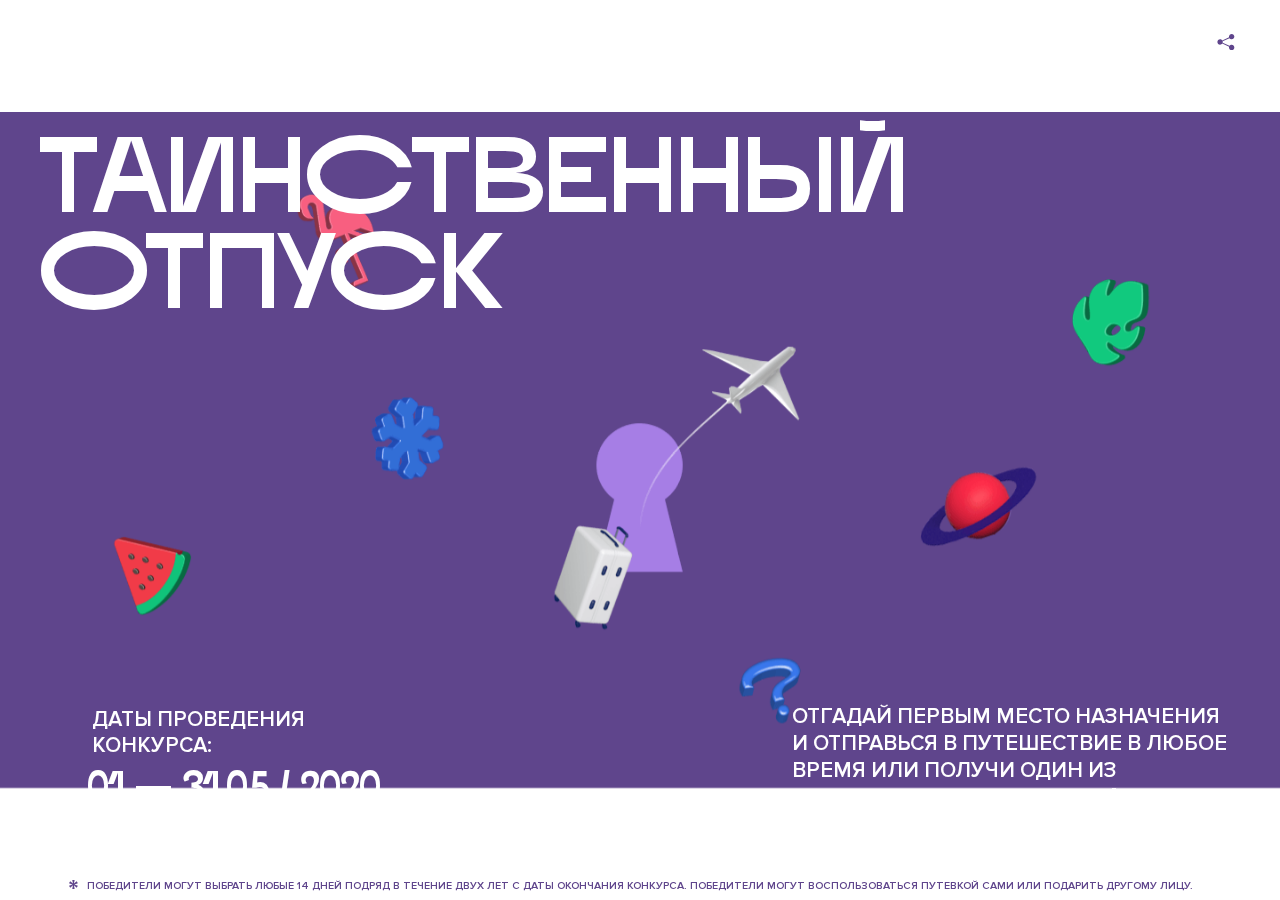
<file: 3/index.html>
<!DOCTYPE html>
<html lang="ru">
<head>
  <meta charset="UTF-8">
  <meta name="description" content="">
  <meta name="viewport" content="width=device-width, initial-scale=1.0">
  <meta http-equiv="X-UA-Compatible" content="ie=edge">
  <title>Mysterious Vacation</title>
<link href="css/style.min.css" rel="stylesheet">  <base href="https://htmlacademy-animation.github.io/149336-magic-vacation-1/3/">
</head>
<body>

  <header class="page-header js-header">
    <div class="page-header__wrapper">
      <a href="#" class="page-header__logo" aria-label="Перейти на страницу FJORD.Inc">
        <svg width="100" height="15" viewBox="0 0 100 15" fill="none" xmlns="http://www.w3.org/2000/svg">
          <path d="M0.26 1.4V14H2.276V8.906H7.334V6.44H2.276V3.848H9.872V1.4H0.26ZM12.733 14.36C15.127 14.36 16.243 12.65 16.243 9.5V1.4H14.263V8.96C14.263 11.21 13.723 11.876 12.733 11.876C11.833 11.876 11.473 11.3 11.347 10.58L9.36702 10.94C9.63702 13.046 10.663 14.36 12.733 14.36ZM18.3918 7.7C18.3918 11.372 22.3878 14.36 27.3198 14.36C32.2518 14.36 36.2478 11.372 36.2478 7.7C36.2478 4.028 32.2518 1.04 27.3198 1.04C22.3878 1.04 18.3918 4.028 18.3918 7.7ZM20.6058 7.7C20.6058 5.378 23.6118 3.524 27.3198 3.524C30.9918 3.524 33.9798 5.378 33.9798 7.7C33.9798 10.004 30.9918 11.858 27.3198 11.858C23.6118 11.858 20.6058 10.004 20.6058 7.7ZM40.403 14V8.906H40.799L49.079 14.702V12.38L44.039 8.906H44.201C47.999 8.906 49.277 7.304 49.277 5.162C49.277 3.092 47.999 1.4 44.201 1.4H38.387V14H40.403ZM43.535 3.722C45.785 3.722 47.045 4.136 47.045 5.432C47.045 6.764 45.785 7.034 43.535 7.034H40.403V3.722H43.535ZM51.6936 1.382V14H57.8676C62.7456 14 66.7236 11.534 66.7236 7.7C66.7236 3.848 62.7456 1.382 57.8676 1.382H51.6936ZM53.7096 11.624V3.722H57.5436C61.5396 3.722 64.4916 5.018 64.4916 7.7C64.4916 10.238 61.5396 11.624 57.5436 11.624H53.7096ZM73.1832 14.018H74.9832V5H73.1832V14.018ZM72.9132 1.976C72.9132 2.57 73.3992 3.092 74.0832 3.092C74.7492 3.092 75.2352 2.57 75.2352 1.976C75.2352 1.382 74.7672 0.805999 74.0832 0.805999C73.3812 0.805999 72.9132 1.382 72.9132 1.976ZM76.7867 14H78.5687V9.104C78.7487 8.006 79.5947 6.962 81.0887 6.962C82.1147 6.962 83.2667 7.448 83.2667 9.554V14H85.0487V9.014C85.0487 6.152 83.2307 4.73 81.3587 4.73C79.9187 4.73 79.0727 5.558 78.5687 6.854V5H76.7867V14ZM90.9898 14.27C93.5098 14.27 95.3818 12.506 95.7238 10.328H94.0498C93.7258 11.3 92.6998 12.02 90.9898 12.02C88.8478 12.02 87.7678 10.922 87.7678 9.59C87.7678 8.24 88.8478 6.962 90.9898 6.962C92.7538 6.962 93.7978 7.844 94.0858 8.924H95.7418C95.4358 6.71 93.6178 4.73 90.9898 4.73C88.0918 4.73 86.1298 7.124 86.1298 9.59C86.1298 12.074 88.1278 14.27 90.9898 14.27ZM97.0693 12.938C97.0693 13.658 97.5553 14.144 98.2753 14.144C98.9953 14.144 99.4813 13.658 99.4813 12.938C99.4813 12.2 98.9953 11.714 98.2753 11.714C97.5553 11.714 97.0693 12.2 97.0693 12.938Z" fill="currentColor"></path>
        </svg>
      </a>
      <button class="page-header__toggler js-menu-toggler" type="button" aria-label="Управление мобильным меню"><span>Меню</span></button>
      <nav class="page-header__nav">
        <div class="page-header__menu js-menu" id="menu">
          <ul>
            <li>
              <a class="js-menu-link active" href="#top" data-href="top">главная</a>
            </li>
            <li>
              <a class="js-menu-link" href="#story" data-href="story">история</a>
            </li>
            <li>
              <a class="js-menu-link" href="#prizes" data-href="prizes">призы</a>
            </li>
            <li>
              <a class="js-menu-link" href="#rules" data-href="rules">правила</a>
            </li>
            <li>
              <a class="js-menu-link" href="#game" data-href="game">игра</a>
            </li>
          </ul>
        </div>
        <div class="page-header__social">
          <div class="social-block js-social-block">
            <button class="social-block__toggler" aria-label="Управлять блоком с социальными кнопками">
              <svg width="26" height="22" viewBox="0 0 27 22" fill="none" xmlns="http://www.w3.org/2000/svg">
                <path d="M19.6721 7.43664C21.6273 7.43664 23.213 5.85095 23.213 3.89566C23.213 1.94037 21.6273 0.354675 19.6721 0.354675C17.7168 0.354675 16.1311 1.94037 16.1311 3.89566C16.1311 4.19968 16.1728 4.49178 16.2458 4.77345L7.21751 8.95527C6.57519 8.05214 5.52303 7.46049 4.33078 7.46049C2.37549 7.46049 0.789795 9.04618 0.789795 11.0015C0.789795 12.9568 2.37549 14.5425 4.33078 14.5425C5.52303 14.5425 6.57668 13.9508 7.21751 13.0477L16.2458 17.2295C16.1743 17.5112 16.1311 17.8033 16.1311 18.1073C16.1311 20.0626 17.7168 21.6483 19.6721 21.6483C21.6273 21.6483 23.213 20.0626 23.213 18.1073C23.213 16.152 21.6273 14.5663 19.6721 14.5663C18.4798 14.5663 17.4262 15.158 16.7853 16.0611L7.75701 11.8793C7.82854 11.5976 7.87176 11.3055 7.87176 11.0015C7.87176 10.6974 7.83003 10.4053 7.75701 10.1237L16.7853 5.94186C17.4262 6.84499 18.4783 7.43664 19.6721 7.43664Z" fill="currentColor"></path>
              </svg>
            </button>
            <ul class="social-block__list">
              <li>
                <a class="social-block__link social-block__link--fb" href="#" aria-label="Мы на Facebook">
                  <svg width="8" height="17" viewBox="0 0 8 17" fill="none" xmlns="http://www.w3.org/2000/svg">
                    <path d="M4.24646 16.9899H1.09275L1.05793 8.49828H0V5.30707H1.05793V3.81124C1.05793 1.42084 2.57654 0 5.21735 0H7.41758V3.18585H5.30841C4.28262 3.18585 4.2478 3.48582 4.2478 4.24914V5.30707H7.42964L7.16716 8.49828H4.2478V16.9899H4.24646Z" fill="currentColor"></path>
                  </svg>
                </a>
              </li>
              <li>
                <a class="social-block__link social-block__link--insta" href="#" aria-label="Мы в Instagram">
                  <svg width="15" height="15" viewBox="0 0 15 15" fill="none" xmlns="http://www.w3.org/2000/svg">
                    <path d="M11.0197 0H4.19806C2.14246 0 0.471191 1.66993 0.471191 3.72285V10.5499C0.471191 12.6082 2.14112 14.2727 4.19806 14.2727H11.0197C13.0753 14.2727 14.7466 12.6082 14.7466 10.5499V3.72285C14.7466 1.67127 13.0753 0 11.0197 0ZM11.0197 12.4849H4.19806C3.13076 12.4849 2.26432 11.6158 2.26432 10.5512V3.72419C2.26432 2.65956 3.13076 1.79715 4.19806 1.79715H11.0197C12.087 1.79715 12.9535 2.6609 12.9535 3.72419V10.5512C12.9535 11.6145 12.087 12.4849 11.0197 12.4849Z" fill="currentColor"></path>
                    <path d="M7.60887 3.11084C5.38989 3.11084 3.58203 4.9187 3.58203 7.14036C3.58203 9.35532 5.38989 11.1645 7.60887 11.1645C9.83053 11.1645 11.6357 9.35666 11.6357 7.14036C11.6357 4.9187 9.83053 3.11084 7.60887 3.11084ZM7.60887 9.36871C6.37551 9.36871 5.37784 8.37372 5.37784 7.14036C5.37784 5.90699 6.37551 4.90665 7.60887 4.90665C8.83822 4.90665 9.84259 5.90833 9.84259 7.14036C9.84392 8.37238 8.83822 9.36871 7.60887 9.36871Z" fill="currentColor"></path>
                    <path d="M11.3573 2.35962C10.8256 2.35962 10.3931 2.79752 10.3931 3.32381C10.3931 3.85546 10.8256 4.29336 11.3573 4.29336C11.8862 4.29336 12.3215 3.85546 12.3215 3.32381C12.3215 2.79752 11.8862 2.35962 11.3573 2.35962Z" fill="currentColor"></path>
                  </svg>
                </a>
              </li>
              <li>
                <a class="social-block__link social-block__link--vk" href="#" aria-label="Мы ВКонтакте">
                  <svg width="17" height="10" viewBox="0 0 17 10" fill="none" xmlns="http://www.w3.org/2000/svg">
                    <path d="M14.1234 4.9002C14.1234 4.9002 16.3623 1.72708 16.5866 0.680242C16.6595 0.312285 16.4947 0.103188 16.1069 0.103188C16.1069 0.103188 14.8193 0.103188 14.168 0.103188C13.7235 0.103188 13.5587 0.293278 13.4235 0.579768C13.4235 0.579768 12.3724 2.82553 11.0969 4.24712C10.6861 4.70333 10.4781 4.84318 10.2511 4.84318C10.0646 4.84318 9.98625 4.6911 9.98625 4.27834V0.649016C9.98625 0.147997 9.92545 0.00135496 9.5066 0.00135496H6.39628C6.15578 0.00135496 6.0085 0.134417 6.0085 0.324506C6.0085 0.801084 6.73406 0.908351 6.73406 2.20231V4.87305C6.73406 5.40529 6.70569 5.61575 6.45303 5.61575C5.78016 5.61575 4.19528 3.30618 3.30623 0.678887C3.12923 0.145282 2.93737 0 2.43475 0H0.486409C0.205373 0 0 0.190085 0 0.476576C0 0.991172 0.60666 3.40801 2.99277 6.64358C4.59927 8.8201 6.70569 10 8.60269 10C9.76196 10 10.0416 9.80312 10.0416 9.31432V7.63883C10.0416 7.22607 10.2065 7.04956 10.4429 7.04956C10.7078 7.04956 11.1847 7.13238 12.2805 8.22268C13.5843 9.47862 13.6762 10 14.3896 10H16.5676C16.7919 10 17 9.89273 17 9.52342C17 9.02919 16.3623 8.15343 15.384 7.10659C14.9801 6.56755 14.3302 5.98914 14.1248 5.72301C13.8275 5.40801 13.9154 5.23014 14.1234 4.9002Z" fill="currentColor"></path>
                  </svg>
                </a>
              </li>
            </ul>
          </div>
        </div>
      </nav>
    </div>
  </header>

  <main class="page-content">

    <section class="animation-screen"></section>

    <section class="screen screen--hidden screen--intro js-scrollspy" id="top">
      <div class="screen__wrapper">
        <div class="intro">
          <h1 class="intro__title">Таинственный отпуск</h1>
          <div class="intro__content">
            <div class="intro__info">
              <p class="intro__label">Даты проведения конкурса:</p>
              <p class="intro__date">01 — 31.05 / 2020</p>
            </div>
            <div class="intro__message">
              <p>
                Отгадай первым место назначения и&nbsp;отправься в&nbsp;путешествие в&nbsp;любое время или получи один из многочисленных призов
                <svg width="16" height="16" viewBox="0 0 10 10" fill="none" xmlns="http://www.w3.org/2000/svg">
                  <path d="M0 6.35337L3.90271 4.99012L0 3.64663L1.34615 1.32374L4.44287 4.01073L3.67364 0H6.34615L5.57692 4.01073L8.65385 1.32374L10 3.64663L6.13405 4.99012L10 6.35337L8.65385 8.65651L5.57692 5.98927L6.34615 10H3.67364L4.44287 5.96952L1.34615 8.65651L0 6.35337Z" fill="currentColor"></path>
                </svg>
              </p>
            </div>
          </div>
        </div>
      </div>
      <div class="screen__footer js-footer">
        <button class="screen__footer-enlarge js-footer-toggler" type="button" aria-label="Показать сообщение">
          <svg width="10" height="10" viewBox="0 0 10 10" fill="none" xmlns="http://www.w3.org/2000/svg">
            <path d="M0 6.35337L3.90271 4.99012L0 3.64663L1.34615 1.32374L4.44287 4.01073L3.67364 0H6.34615L5.57692 4.01073L8.65385 1.32374L10 3.64663L6.13405 4.99012L10 6.35337L8.65385 8.65651L5.57692 5.98927L6.34615 10H3.67364L4.44287 5.96952L1.34615 8.65651L0 6.35337Z" fill="currentColor"></path>
          </svg>
        </button>
        <button class="screen__footer-collapse js-footer-toggler" type="button" aria-label="Скрыть сообщение">
          <svg width="13" height="13" viewBox="0 0 13 13" fill="none" xmlns="http://www.w3.org/2000/svg">
            <line x1="12.3536" y1="0.353553" x2="0.738349" y2="11.9688" stroke="currentColor"></line>
            <line x1="0.738319" y1="0.539925" x2="12.3535" y2="12.1551" stroke="currentColor"></line>
          </svg>
        </button>
        <div class="screen__footer-wrapper">
          <div class="screen__footer-announce">
            <p class="screen__footer-label">Даты проведения конкурса:</p>
            <p class="screen__footer-date">01 — 31.05 / 2020</p>
          </div>
          <div class="screen__footer-note">
            <p>
              <svg width="10" height="10" viewBox="0 0 10 10" fill="none" xmlns="http://www.w3.org/2000/svg">
                <path d="M0 6.35337L3.90271 4.99012L0 3.64663L1.34615 1.32374L4.44287 4.01073L3.67364 0H6.34615L5.57692 4.01073L8.65385 1.32374L10 3.64663L6.13405 4.99012L10 6.35337L8.65385 8.65651L5.57692 5.98927L6.34615 10H3.67364L4.44287 5.96952L1.34615 8.65651L0 6.35337Z" fill="currentColor"></path>
              </svg>
              <span>Победители могут выбрать любые 14 дней подряд в&nbsp;течение двух лет с&nbsp;даты окончания конкурса. Победители могут воспользоваться путевкой сами или подарить другому лицу.</span>
            </p>
          </div>
        </div>
      </div>
    </section>

    <section class="screen screen--hidden screen--story js-scrollspy" id="story">

      <div class="slider swiper-container js-slider">

        <div class="swiper-wrapper">

          <div class="slider__item swiper-slide">
            <h2 class="slider__item-title">История</h2>
            <p class="slider__item-text">Джеймс Таргет был основателем компании &laquo;Fjord Inc.&raquo;. С&nbsp;1965 года &laquo;Fjord Inc.&raquo; прославилась надёжными и&nbsp;удобными чемоданами и&nbsp;аксессуарами для туристов.</p>
          </div>

          <div class="slider__item swiper-slide">
            <p class="slider__item-text">Когда Джеймсу было 7&nbsp;лет, в&nbsp;их&nbsp;доме гостил дядюшка и&nbsp;развлекал детей рассказами о&nbsp;своей поездке в&nbsp;место, показавшееся малышу Таргету невероятным. Тогда Джеймс решил, что однажды посетит его, но&nbsp;не&nbsp;будет рассказывать о&nbsp;мечте, пока не&nbsp;осуществит.</p>
          </div>

          <div class="slider__item swiper-slide">
            <p class="slider__item-text">Джеймс Таргет стал увлеченным путешественником. Он&nbsp;посетил 5&nbsp;континентов, 126&nbsp;стран.</p>
          </div>

          <div class="slider__item swiper-slide">
            <p class="slider__item-text">Он&nbsp;сплавлялся по&nbsp;Амазонке и&nbsp;погружался в&nbsp;пещеры Франции, медитировал в&nbsp;горах Тибета и&nbsp;пожимал руку вождя племени Акугауа.</p>
          </div>

          <div class="slider__item swiper-slide">
            <p class="slider__item-text">Из&nbsp;своих поездок Джеймс Таргет привозил идеи, как сделать свои чемоданы &laquo;Fjord Inc.&raquo; удобными и&nbsp;приспособленными к&nbsp;разным дорожным условиям.</p>
          </div>

          <div class="slider__item swiper-slide">
            <p class="slider__item-text">Всё это время Джеймс не&nbsp;оставлял идею поездки своей мечты. Однако, как только он&nbsp;брался за&nbsp;планирование, возникали препятствия, не&nbsp;позволяющие отправиться туда.</p>
          </div>

          <div class="slider__item swiper-slide">
            <p class="slider__item-text">В&nbsp;возрасте 67&nbsp;лет Джеймс Таргет попал под лавину и&nbsp;погиб. В&nbsp;своём завещании он&nbsp;поручил отправить в&nbsp;заветное путешествие трёх смельчаков, единых с&nbsp;ним духом.</p>
          </div>

          <div class="slider__item swiper-slide">
            <p class="slider__item-text">Тех, кто сможет узнать таинственное место, задавая вопросы специально обученному ИИ&nbsp;&laquo;Соне&raquo;, ждет фантастическое путешествие.</p>
          </div>
        </div>
        <div class="slider__controls">
          <button class="slider__control slider__control--prev js-control-prev" type="button" aria-label="Показать предыдущую историю">
            <svg width="12" height="22" viewBox="0 0 12 22" fill="none" xmlns="http://www.w3.org/2000/svg">
              <path d="M11 1L1 11L11 21" stroke="currentColor" stroke-width="2" stroke-linejoin="round"></path>
            </svg>
          </button>
          <button class="slider__control slider__control--next js-control-next" type="button" aria-label="Показать следующую историю">
            <svg width="12" height="22" viewBox="0 0 12 22" fill="none" xmlns="http://www.w3.org/2000/svg">
              <path d="M1 1L11 11L1 21" stroke="currentColor" stroke-width="2" stroke-linejoin="round"></path>
            </svg>
          </button>
        </div>
        <div class="slider__pagination swiper-pagination"></div>
      </div>
    </section>

    <section class="screen screen--hidden screen--prizes js-scrollspy" id="prizes">
      <div class="screen__wrapper">
        <div class="prizes">
          <h2 class="prizes__title">ПРизы</h2>
          <div class="prizes__lead">
            <p>Найди ответ и&nbsp;получи один из&nbsp;призов:</p>
          </div>
          <ul class="prizes__list">
            <li class="prizes__item prizes__item--journeys">
              <div class="prizes__icon">
                <picture>
                  <source srcset="img/prize1-mob.svg" media="(orientation: portrait)">
                  <img src="img/prize1.svg" alt="">
                </picture>
              </div>
              <p class="prizes__desc">
                <b>3</b>
                <span>загадочных путешествия</span>
              </p>
            </li>
            <li class="prizes__item prizes__item--cases">
              <div class="prizes__icon">
                <picture>
                  <source srcset="img/prize2-mob.svg" media="(orientation: portrait)">
                  <img src="img/prize2.svg" alt="">
                </picture>
              </div>
              <p class="prizes__desc">
                <b>7</b>
                <span>надежных чемоданов</span>
              </p>
            </li>
            <li class="prizes__item prizes__item--codes">
              <div class="prizes__icon">
                <picture>
                  <source srcset="img/prize3-mob.svg" media="(orientation: portrait)">
                  <img src="img/prize3.svg" alt="">
                </picture>
              </div>
              <p class="prizes__desc">
                <b>900</b>
                <span>
                  промокодов на&nbsp;скидку 15%
                  <svg width="10" height="10" viewBox="0 0 10 10" fill="none" xmlns="http://www.w3.org/2000/svg">
                    <path d="M0 6.35337L3.90271 4.99012L0 3.64663L1.34615 1.32374L4.44287 4.01073L3.67364 0H6.34615L5.57692 4.01073L8.65385 1.32374L10 3.64663L6.13405 4.99012L10 6.35337L8.65385 8.65651L5.57692 5.98927L6.34615 10H3.67364L4.44287 5.96952L1.34615 8.65651L0 6.35337Z" fill="currentColor"></path>
                  </svg>
                </span>
              </p>
            </li>
          </ul>
        </div>
      </div>
      <div class="screen__footer js-footer">
        <button class="screen__footer-enlarge js-footer-toggler" type="button" aria-label="Показать сообщение">
          <svg width="10" height="10" viewBox="0 0 10 10" fill="none" xmlns="http://www.w3.org/2000/svg">
            <path d="M0 6.35337L3.90271 4.99012L0 3.64663L1.34615 1.32374L4.44287 4.01073L3.67364 0H6.34615L5.57692 4.01073L8.65385 1.32374L10 3.64663L6.13405 4.99012L10 6.35337L8.65385 8.65651L5.57692 5.98927L6.34615 10H3.67364L4.44287 5.96952L1.34615 8.65651L0 6.35337Z" fill="currentColor"></path>
          </svg>
        </button>
        <button class="screen__footer-collapse js-footer-toggler" type="button" aria-label="Скрыть сообщение">
          <svg width="13" height="13" viewBox="0 0 13 13" fill="none" xmlns="http://www.w3.org/2000/svg">
            <line x1="12.3536" y1="0.353553" x2="0.738349" y2="11.9688" stroke="currentColor"></line>
            <line x1="0.738319" y1="0.539925" x2="12.3535" y2="12.1551" stroke="currentColor"></line>
          </svg>
        </button>
        <div class="screen__footer-wrapper">
          <div class="screen__footer-announce">
            <p class="screen__footer-label">Даты проведения конкурса:</p>
            <p class="screen__footer-date">01 — 31.05 / 2020</p>
          </div>
          <div class="screen__footer-note">
            <p>
              <svg width="10" height="10" viewBox="0 0 10 10" fill="none" xmlns="http://www.w3.org/2000/svg">
                <path d="M0 6.35337L3.90271 4.99012L0 3.64663L1.34615 1.32374L4.44287 4.01073L3.67364 0H6.34615L5.57692 4.01073L8.65385 1.32374L10 3.64663L6.13405 4.99012L10 6.35337L8.65385 8.65651L5.57692 5.98927L6.34615 10H3.67364L4.44287 5.96952L1.34615 8.65651L0 6.35337Z" fill="currentColor"></path>
              </svg>
              <span>Скидка&nbsp;15% на&nbsp;единоразовое приобретение путёвки с&nbsp;1&nbsp;июня 2020 по&nbsp;31&nbsp;мая 2022&nbsp;года. Суммируется с&nbsp;другими акциями</span>
            </p>
          </div>
        </div>
      </div>
    </section>

    <section class="screen screen--hidden screen--rules js-scrollspy" id="rules">
      <div class="screen__wrapper">
        <div class="rules">
          <h2 class="rules__title">Правила</h2>
          <div class="rules__lead">
            <p>Для того чтобы получить наследство Джеймса Таргета, тебе нужно выведать у&nbsp;&laquo;Сони&raquo;, куда предстоит отправиться тебе в&nbsp;случае победы</p>
          </div>
          <ol class="rules__list">
            <li class="rules__item">
              <p>Тебе отводится <br>5&nbsp;минут</p>
            </li>
            <li class="rules__item">
              <p>Задавай любые вопросы в&nbsp;текстовом поле</p>
            </li>
            <li class="rules__item">
              <p>Нажимай кнопку &laquo;Узнать&raquo;, чтобы получить ответ</p>
            </li>
            <li class="rules__item">
              <p>&laquo;Соня&raquo; может отвечать только&nbsp;Да или Нет</p>
            </li>
          </ol>
          <a href="#game" class="rules__link btn">Погнали!</a>
        </div>
      </div>
      <div class="screen__disclaimer">
        <div class="disclaimer">
          <ul>
            <li>
              <a href="#">Правовая информация</a>
            </li>
            <li>
              <a href="#">Подробные правила</a>
            </li>
          </ul>
        </div>
      </div>
    </section>

    <section class="screen screen--hidden screen--game js-scrollspy" id="game">
      <div class="screen__wrapper">
        <div class="game">
          <div class="game__header">
            <h2 class="game__title">Игра</h2>
            <div class="game__counter">
              <span>05</span>:<span>00</span>
            </div>
          </div>
          <div class="game__body">
            <div class="chat">
              <div class="chat__body js-chat">
                <ul class="chat__list" id="messages"></ul>
              </div>
              <div class="chat__footer">
                <form action="#" method="post" class="form" id="message-form">
                  <label for="message-field" class="visually-hidden">Поле для ввода вопроса</label>
                  <input type="text" class="form__field" id="message-field" placeholder="Задай вопрос">
                  <button class="form__button btn">
                    Узнать
                    <svg width="18" height="19" viewBox="0 0 18 19" fill="none" xmlns="http://www.w3.org/2000/svg">
                      <path stroke="currentColor" stroke-width="2" d="M9 19V1"></path>
                      <path d="M1 9l8-8 8 8" stroke="currentColor" stroke-width="2" stroke-linejoin="round"></path>
                    </svg>
                  </button>
                </form>
              </div>
            </div>
          </div>
          <!-- временные кнопки для показа результата -->
          <div class="game__buttons">
            <button class="game__button btn js-show-result" type="button" data-target="result">Положительный результат</button>
            <button class="game__button btn js-show-result" type="button" data-target="result2">Положительный результат - 2</button>
            <button class="game__button btn js-show-result" type="button" data-target="result3">Отрицательный результат</button>
          </div>
        </div>
      </div>
    </section>

    <section class="screen screen--hidden screen--result" id="result">
      <div class="screen__wrapper">
        <div class="result result--trip">
          <div class="result__image">
            <picture>
              <source srcset="img/result1-mob.png 1x, img/result1-mob@2x.png 2x" media="(max-width: 768px) and (orientation: portrait)">
              <img src="img/result1.png" srcset="img/result1@2x.png 2x" alt="">
            </picture>
          </div>
          <h2 class="result__title">
            <span class="visually-hidden">ПОбеда!</span>
            <svg xmlns="http://www.w3.org/2000/svg" viewBox="0 0 568.85 109.24">
              <path d="M16,24.44V92H2.6V8H75V92H61.52V24.44H16Z" transform="translate(-2.1 -1.5)" fill="none" stroke="currentColor"></path>
              <path d="M148.76,5.6c32.88,0,59.52,19.92,59.52,44.4s-26.64,44.4-59.52,44.4S89.24,74.48,89.24,50,115.88,5.6,148.76,5.6Zm0,72.12c24.48,0,44.4-12.36,44.4-27.72s-19.92-27.84-44.4-27.84C124,22.16,104,34.52,104,50S124,77.72,148.76,77.72Z" transform="translate(-2.1 -1.5)" fill="none" stroke="currentColor"></path>
              <path d="M287.36,8V24.44H236v14.4h25.32c25.44,0,34,11.16,34,26.52,0,15.6-8.52,26.64-34,26.64H222.56V8h64.8ZM256.88,76.52c15.12,0,23.52-2,23.52-11.52S272,54.44,256.88,54.44H236V76.52h20.88Z" transform="translate(-2.1 -1.5)" fill="none" stroke="currentColor"></path>
              <path d="M371.47,8V24.44H320.84V41.6h33.6V58h-33.6V75.56h50.64V92H307.4V8h64.08Z" transform="translate(-2.1 -1.5)" fill="none" stroke="currentColor"></path>
              <path d="M382.39,110.24V75.56h7.44c4.56-4.68,7.8-18.36,8.76-56L399,8h48.6V75.56h10v34.68H442.87V92H397v18.24H382.39Zm51.72-34.68V24.44H411.55v3.12c-0.48,22.44-3.24,37.68-7.2,48h29.76Z" transform="translate(-2.1 -1.5)" fill="none" stroke="currentColor"></path>
              <path d="M463.75,92l28-84h27.12l28.08,84H533.47l-7.8-23.52h-37.8L480.07,92H463.75Zm56.64-40L507,11.84,493.51,52h26.88Z" transform="translate(-2.1 -1.5)" fill="none" stroke="currentColor"></path>
              <path d="M554.12,70.4L555.55,2H569l1.44,68.4H554.12Zm8.28,6.36c4.8,0,8,3.24,8,8.16a8,8,0,1,1-16.08,0C554.35,80,557.59,76.76,562.39,76.76Z" transform="translate(-2.1 -1.5)" fill="none" stroke="currentColor"></path>
            </svg>
          </h2>
          <div class="result__text">
            <p>ты&nbsp;отправляешься в&nbsp;Арктику!</p>
          </div>
          <div class="result__form">
            <form action="#" method="post" class="form form--result">
              <label for="email-field" class="form__label">зарегистрируй результат</label>
              <input type="email" class="form__field" id="email-field" placeholder="e-mail для регистации результата и получения приза" required="">
              <button class="form__button btn">
                отправить
                <svg width="18" height="19" viewBox="0 0 18 19" fill="none" xmlns="http://www.w3.org/2000/svg">
                  <path stroke="currentColor" stroke-width="2" d="M9 19V1"></path>
                  <path d="M1 9l8-8 8 8" stroke="currentColor" stroke-width="2" stroke-linejoin="round"></path>
                </svg>
              </button>
            </form>
          </div>
        </div>
      </div>
    </section>

    <section class="screen screen--hidden screen--result" id="result2">
      <div class="screen__wrapper">
        <div class="result result--prize">
          <div class="result__image">
            <picture>
              <source srcset="img/result2-mob.png 1x, img/result2-mob@2x.png 2x" media="(max-width: 768px) and (orientation: portrait)">
              <img src="img/result2.png" srcset="img/result2@2x.png 2x" alt="">
            </picture>
          </div>
          <h2 class="result__title">
            <span class="visually-hidden">ПОбеда!</span>
            <svg xmlns="http://www.w3.org/2000/svg" viewBox="0 0 568.85 109.24">
              <path d="M16,24.44V92H2.6V8H75V92H61.52V24.44H16Z" transform="translate(-2.1 -1.5)" fill="none" stroke="currentColor"></path>
              <path d="M148.76,5.6c32.88,0,59.52,19.92,59.52,44.4s-26.64,44.4-59.52,44.4S89.24,74.48,89.24,50,115.88,5.6,148.76,5.6Zm0,72.12c24.48,0,44.4-12.36,44.4-27.72s-19.92-27.84-44.4-27.84C124,22.16,104,34.52,104,50S124,77.72,148.76,77.72Z" transform="translate(-2.1 -1.5)" fill="none" stroke="currentColor"></path>
              <path d="M287.36,8V24.44H236v14.4h25.32c25.44,0,34,11.16,34,26.52,0,15.6-8.52,26.64-34,26.64H222.56V8h64.8ZM256.88,76.52c15.12,0,23.52-2,23.52-11.52S272,54.44,256.88,54.44H236V76.52h20.88Z" transform="translate(-2.1 -1.5)" fill="none" stroke="currentColor"></path>
              <path d="M371.47,8V24.44H320.84V41.6h33.6V58h-33.6V75.56h50.64V92H307.4V8h64.08Z" transform="translate(-2.1 -1.5)" fill="none" stroke="currentColor"></path>
              <path d="M382.39,110.24V75.56h7.44c4.56-4.68,7.8-18.36,8.76-56L399,8h48.6V75.56h10v34.68H442.87V92H397v18.24H382.39Zm51.72-34.68V24.44H411.55v3.12c-0.48,22.44-3.24,37.68-7.2,48h29.76Z" transform="translate(-2.1 -1.5)" fill="none" stroke="currentColor"></path>
              <path d="M463.75,92l28-84h27.12l28.08,84H533.47l-7.8-23.52h-37.8L480.07,92H463.75Zm56.64-40L507,11.84,493.51,52h26.88Z" transform="translate(-2.1 -1.5)" fill="none" stroke="currentColor"></path>
              <path d="M554.12,70.4L555.55,2H569l1.44,68.4H554.12Zm8.28,6.36c4.8,0,8,3.24,8,8.16a8,8,0,1,1-16.08,0C554.35,80,557.59,76.76,562.39,76.76Z" transform="translate(-2.1 -1.5)" fill="none" stroke="currentColor"></path>
            </svg>
          </h2>
          <div class="result__text">
            <p>чемодан &laquo;Fjord&nbsp;Inc.&raquo;&nbsp;твой</p>
          </div>
          <div class="result__form">
            <form action="#" method="post" class="form form--result">
              <label for="email-field2" class="form__label">зарегистрируй результат</label>
              <input type="email" class="form__field" id="email-field2" placeholder="e-mail для регистации результата и получения приза" required="">
              <button class="form__button btn">
                отправить
                <svg width="18" height="19" viewBox="0 0 18 19" fill="none" xmlns="http://www.w3.org/2000/svg">
                  <path stroke="currentColor" stroke-width="2" d="M9 19V1"></path>
                  <path d="M1 9l8-8 8 8" stroke="currentColor" stroke-width="2" stroke-linejoin="round"></path>
                </svg>
              </button>
            </form>
          </div>
        </div>
      </div>
    </section>

    <section class="screen screen--hidden screen--result" id="result3">
      <div class="screen__wrapper">
        <div class="result result--negative">
          <div class="result__image">
            <picture>
              <source srcset="img/result3-mob.png 1x, img/result3-mob@2x.png 2x" media="(max-width: 768px) and (orientation: portrait)">
              <img src="img/result3.png" srcset="img/result3@2x.png 2x" alt="">
            </picture>
          </div>
          <h2 class="result__title">
            <span class="visually-hidden">Не угадал!</span>
            <svg xmlns="http://www.w3.org/2000/svg" viewBox="0 0 660.77 109.24">
              <path d="M2.66,92V8H16.1V42.2H53.3V8H66.74V92H53.3V58.64H16.1V92H2.66Z" transform="translate(-2.16 -1.5)" fill="none" stroke="currentColor"></path>
              <path d="M147.62,8V24.44H97V41.6h33.6V58H97V75.56h50.64V92H83.54V8h64.08Z" transform="translate(-2.16 -1.5)" fill="none" stroke="currentColor"></path>
              <path d="M199.22,8l20.52,42.36L235.34,8h16.44l-31,84H204.38l9.48-25.92L185.78,8h13.44Z" transform="translate(-2.16 -1.5)" fill="none" stroke="currentColor"></path>
              <path d="M273.74,24.44V92H260.3V8h50.16V24.44H273.74Z" transform="translate(-2.16 -1.5)" fill="none" stroke="currentColor"></path>
              <path d="M307.1,92l28-84h27.12l28.08,84H376.82L369,68.48h-37.8L323.42,92H307.1Zm56.64-40L350.3,11.84,336.86,52h26.88Z" transform="translate(-2.16 -1.5)" fill="none" stroke="currentColor"></path>
              <path d="M396.38,110.24V75.56h7.44c4.56-4.68,7.8-18.36,8.76-56L412.94,8h48.6V75.56h10v34.68H456.86V92H411v18.24H396.38ZM448.1,75.56V24.44H425.54v3.12c-0.48,22.44-3.24,37.68-7.2,48H448.1Z" transform="translate(-2.16 -1.5)" fill="none" stroke="currentColor"></path>
              <path d="M477.74,92l28-84h27.12L560.9,92H547.46l-7.8-23.52h-37.8L494.06,92H477.74Zm56.64-40-13.44-40.2L507.5,52h26.88Z" transform="translate(-2.16 -1.5)" fill="none" stroke="currentColor"></path>
              <path d="M568.7,76.88a13.77,13.77,0,0,0,5,1c6.6,0,10.44-6.24,12-58.32L586.22,8h46.2V92H619V24.44H598.82l-0.12,3.12C597.14,81,589,94.4,573.74,94.4a28.55,28.55,0,0,1-6.72-.84Z" transform="translate(-2.16 -1.5)" fill="none" stroke="currentColor"></path>
              <path d="M646.1,70.4L647.54,2H661l1.44,68.4H646.1Zm8.28,6.36c4.8,0,8,3.24,8,8.16a8,8,0,0,1-16.08,0C646.34,80,649.58,76.76,654.38,76.76Z" transform="translate(-2.16 -1.5)" fill="none" stroke="currentColor"></path>
            </svg>
          </h2>
          <button class="result__button js-play" type="button">
            не сдавайся!
            <span>
              <svg width="27" height="22" viewBox="0 0 27 22" fill="none" xmlns="http://www.w3.org/2000/svg">
                <path d="M10.6899 1.47998C5.42992 1.47998 1.16992 5.73998 1.16992 11C1.16992 16.26 5.42992 20.52 10.6899 20.52C15.9499 20.52 20.2099 16.26 20.2099 11V7.13998" stroke="currentColor" stroke-width="2" stroke-miterlimit="10"></path>
                <path d="M15.1099 12.5099L20.1499 7.13989L25.3099 12.6299" stroke="currentColor" stroke-width="2" stroke-miterlimit="10" stroke-linejoin="round"></path>
              </svg>
            </span>
          </button>
        </div>
      </div>
    </section>

  </main>

<script src="js/script.js"></script></body>
</html>
</file>
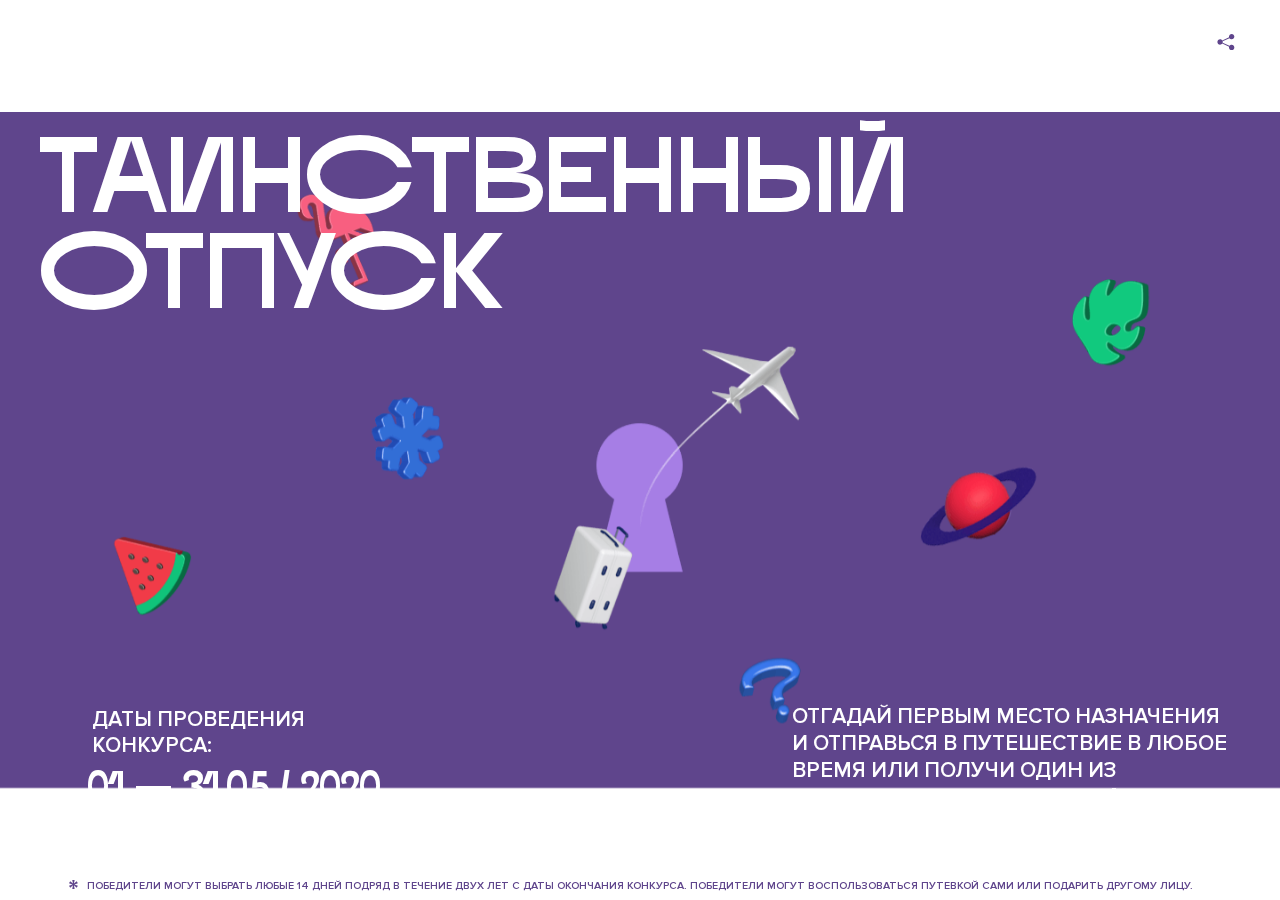
<file: 4/index.html>
<!DOCTYPE html>
<html lang="ru">
<head>
  <meta charset="UTF-8">
  <meta name="description" content="">
  <meta name="viewport" content="width=device-width, initial-scale=1.0">
  <meta http-equiv="X-UA-Compatible" content="ie=edge">
  <title>Mysterious Vacation</title>
<link href="css/style.min.css" rel="stylesheet">  <base href="https://htmlacademy-animation.github.io/149336-magic-vacation-1/4/">
</head>
<body>

  <header class="page-header js-header">
    <div class="page-header__wrapper">
      <a href="#" class="page-header__logo" aria-label="Перейти на страницу FJORD.Inc">
        <svg width="100" height="15" viewBox="0 0 100 15" fill="none" xmlns="http://www.w3.org/2000/svg">
          <path d="M0.26 1.4V14H2.276V8.906H7.334V6.44H2.276V3.848H9.872V1.4H0.26ZM12.733 14.36C15.127 14.36 16.243 12.65 16.243 9.5V1.4H14.263V8.96C14.263 11.21 13.723 11.876 12.733 11.876C11.833 11.876 11.473 11.3 11.347 10.58L9.36702 10.94C9.63702 13.046 10.663 14.36 12.733 14.36ZM18.3918 7.7C18.3918 11.372 22.3878 14.36 27.3198 14.36C32.2518 14.36 36.2478 11.372 36.2478 7.7C36.2478 4.028 32.2518 1.04 27.3198 1.04C22.3878 1.04 18.3918 4.028 18.3918 7.7ZM20.6058 7.7C20.6058 5.378 23.6118 3.524 27.3198 3.524C30.9918 3.524 33.9798 5.378 33.9798 7.7C33.9798 10.004 30.9918 11.858 27.3198 11.858C23.6118 11.858 20.6058 10.004 20.6058 7.7ZM40.403 14V8.906H40.799L49.079 14.702V12.38L44.039 8.906H44.201C47.999 8.906 49.277 7.304 49.277 5.162C49.277 3.092 47.999 1.4 44.201 1.4H38.387V14H40.403ZM43.535 3.722C45.785 3.722 47.045 4.136 47.045 5.432C47.045 6.764 45.785 7.034 43.535 7.034H40.403V3.722H43.535ZM51.6936 1.382V14H57.8676C62.7456 14 66.7236 11.534 66.7236 7.7C66.7236 3.848 62.7456 1.382 57.8676 1.382H51.6936ZM53.7096 11.624V3.722H57.5436C61.5396 3.722 64.4916 5.018 64.4916 7.7C64.4916 10.238 61.5396 11.624 57.5436 11.624H53.7096ZM73.1832 14.018H74.9832V5H73.1832V14.018ZM72.9132 1.976C72.9132 2.57 73.3992 3.092 74.0832 3.092C74.7492 3.092 75.2352 2.57 75.2352 1.976C75.2352 1.382 74.7672 0.805999 74.0832 0.805999C73.3812 0.805999 72.9132 1.382 72.9132 1.976ZM76.7867 14H78.5687V9.104C78.7487 8.006 79.5947 6.962 81.0887 6.962C82.1147 6.962 83.2667 7.448 83.2667 9.554V14H85.0487V9.014C85.0487 6.152 83.2307 4.73 81.3587 4.73C79.9187 4.73 79.0727 5.558 78.5687 6.854V5H76.7867V14ZM90.9898 14.27C93.5098 14.27 95.3818 12.506 95.7238 10.328H94.0498C93.7258 11.3 92.6998 12.02 90.9898 12.02C88.8478 12.02 87.7678 10.922 87.7678 9.59C87.7678 8.24 88.8478 6.962 90.9898 6.962C92.7538 6.962 93.7978 7.844 94.0858 8.924H95.7418C95.4358 6.71 93.6178 4.73 90.9898 4.73C88.0918 4.73 86.1298 7.124 86.1298 9.59C86.1298 12.074 88.1278 14.27 90.9898 14.27ZM97.0693 12.938C97.0693 13.658 97.5553 14.144 98.2753 14.144C98.9953 14.144 99.4813 13.658 99.4813 12.938C99.4813 12.2 98.9953 11.714 98.2753 11.714C97.5553 11.714 97.0693 12.2 97.0693 12.938Z" fill="currentColor"></path>
        </svg>
      </a>
      <button class="page-header__toggler js-menu-toggler" type="button" aria-label="Управление мобильным меню"><span>Меню</span></button>
      <nav class="page-header__nav">
        <div class="page-header__menu js-menu" id="menu">
          <ul>
            <li>
              <a class="js-menu-link active" href="#top" data-href="top">главная</a>
            </li>
            <li>
              <a class="js-menu-link" href="#story" data-href="story">история</a>
            </li>
            <li>
              <a class="js-menu-link" href="#prizes" data-href="prizes">призы</a>
            </li>
            <li>
              <a class="js-menu-link" href="#rules" data-href="rules">правила</a>
            </li>
            <li>
              <a class="js-menu-link" href="#game" data-href="game">игра</a>
            </li>
          </ul>
        </div>
        <div class="page-header__social">
          <div class="social-block js-social-block">
            <button class="social-block__toggler" aria-label="Управлять блоком с социальными кнопками">
              <svg width="26" height="22" viewBox="0 0 27 22" fill="none" xmlns="http://www.w3.org/2000/svg">
                <path d="M19.6721 7.43664C21.6273 7.43664 23.213 5.85095 23.213 3.89566C23.213 1.94037 21.6273 0.354675 19.6721 0.354675C17.7168 0.354675 16.1311 1.94037 16.1311 3.89566C16.1311 4.19968 16.1728 4.49178 16.2458 4.77345L7.21751 8.95527C6.57519 8.05214 5.52303 7.46049 4.33078 7.46049C2.37549 7.46049 0.789795 9.04618 0.789795 11.0015C0.789795 12.9568 2.37549 14.5425 4.33078 14.5425C5.52303 14.5425 6.57668 13.9508 7.21751 13.0477L16.2458 17.2295C16.1743 17.5112 16.1311 17.8033 16.1311 18.1073C16.1311 20.0626 17.7168 21.6483 19.6721 21.6483C21.6273 21.6483 23.213 20.0626 23.213 18.1073C23.213 16.152 21.6273 14.5663 19.6721 14.5663C18.4798 14.5663 17.4262 15.158 16.7853 16.0611L7.75701 11.8793C7.82854 11.5976 7.87176 11.3055 7.87176 11.0015C7.87176 10.6974 7.83003 10.4053 7.75701 10.1237L16.7853 5.94186C17.4262 6.84499 18.4783 7.43664 19.6721 7.43664Z" fill="currentColor"></path>
              </svg>
            </button>
            <ul class="social-block__list">
              <li>
                <a class="social-block__link social-block__link--fb" href="#" aria-label="Мы на Facebook">
                  <svg width="8" height="17" viewBox="0 0 8 17" fill="none" xmlns="http://www.w3.org/2000/svg">
                    <path d="M4.24646 16.9899H1.09275L1.05793 8.49828H0V5.30707H1.05793V3.81124C1.05793 1.42084 2.57654 0 5.21735 0H7.41758V3.18585H5.30841C4.28262 3.18585 4.2478 3.48582 4.2478 4.24914V5.30707H7.42964L7.16716 8.49828H4.2478V16.9899H4.24646Z" fill="currentColor"></path>
                  </svg>
                </a>
              </li>
              <li>
                <a class="social-block__link social-block__link--insta" href="#" aria-label="Мы в Instagram">
                  <svg width="15" height="15" viewBox="0 0 15 15" fill="none" xmlns="http://www.w3.org/2000/svg">
                    <path d="M11.0197 0H4.19806C2.14246 0 0.471191 1.66993 0.471191 3.72285V10.5499C0.471191 12.6082 2.14112 14.2727 4.19806 14.2727H11.0197C13.0753 14.2727 14.7466 12.6082 14.7466 10.5499V3.72285C14.7466 1.67127 13.0753 0 11.0197 0ZM11.0197 12.4849H4.19806C3.13076 12.4849 2.26432 11.6158 2.26432 10.5512V3.72419C2.26432 2.65956 3.13076 1.79715 4.19806 1.79715H11.0197C12.087 1.79715 12.9535 2.6609 12.9535 3.72419V10.5512C12.9535 11.6145 12.087 12.4849 11.0197 12.4849Z" fill="currentColor"></path>
                    <path d="M7.60887 3.11084C5.38989 3.11084 3.58203 4.9187 3.58203 7.14036C3.58203 9.35532 5.38989 11.1645 7.60887 11.1645C9.83053 11.1645 11.6357 9.35666 11.6357 7.14036C11.6357 4.9187 9.83053 3.11084 7.60887 3.11084ZM7.60887 9.36871C6.37551 9.36871 5.37784 8.37372 5.37784 7.14036C5.37784 5.90699 6.37551 4.90665 7.60887 4.90665C8.83822 4.90665 9.84259 5.90833 9.84259 7.14036C9.84392 8.37238 8.83822 9.36871 7.60887 9.36871Z" fill="currentColor"></path>
                    <path d="M11.3573 2.35962C10.8256 2.35962 10.3931 2.79752 10.3931 3.32381C10.3931 3.85546 10.8256 4.29336 11.3573 4.29336C11.8862 4.29336 12.3215 3.85546 12.3215 3.32381C12.3215 2.79752 11.8862 2.35962 11.3573 2.35962Z" fill="currentColor"></path>
                  </svg>
                </a>
              </li>
              <li>
                <a class="social-block__link social-block__link--vk" href="#" aria-label="Мы ВКонтакте">
                  <svg width="17" height="10" viewBox="0 0 17 10" fill="none" xmlns="http://www.w3.org/2000/svg">
                    <path d="M14.1234 4.9002C14.1234 4.9002 16.3623 1.72708 16.5866 0.680242C16.6595 0.312285 16.4947 0.103188 16.1069 0.103188C16.1069 0.103188 14.8193 0.103188 14.168 0.103188C13.7235 0.103188 13.5587 0.293278 13.4235 0.579768C13.4235 0.579768 12.3724 2.82553 11.0969 4.24712C10.6861 4.70333 10.4781 4.84318 10.2511 4.84318C10.0646 4.84318 9.98625 4.6911 9.98625 4.27834V0.649016C9.98625 0.147997 9.92545 0.00135496 9.5066 0.00135496H6.39628C6.15578 0.00135496 6.0085 0.134417 6.0085 0.324506C6.0085 0.801084 6.73406 0.908351 6.73406 2.20231V4.87305C6.73406 5.40529 6.70569 5.61575 6.45303 5.61575C5.78016 5.61575 4.19528 3.30618 3.30623 0.678887C3.12923 0.145282 2.93737 0 2.43475 0H0.486409C0.205373 0 0 0.190085 0 0.476576C0 0.991172 0.60666 3.40801 2.99277 6.64358C4.59927 8.8201 6.70569 10 8.60269 10C9.76196 10 10.0416 9.80312 10.0416 9.31432V7.63883C10.0416 7.22607 10.2065 7.04956 10.4429 7.04956C10.7078 7.04956 11.1847 7.13238 12.2805 8.22268C13.5843 9.47862 13.6762 10 14.3896 10H16.5676C16.7919 10 17 9.89273 17 9.52342C17 9.02919 16.3623 8.15343 15.384 7.10659C14.9801 6.56755 14.3302 5.98914 14.1248 5.72301C13.8275 5.40801 13.9154 5.23014 14.1234 4.9002Z" fill="currentColor"></path>
                  </svg>
                </a>
              </li>
            </ul>
          </div>
        </div>
      </nav>
    </div>
  </header>

  <main class="page-content">

    <section class="animation-screen"></section>

    <section class="screen screen--hidden screen--intro js-scrollspy" id="top">
      <div class="screen__wrapper">
        <div class="intro">
          <h1 class="intro__title">Таинственный отпуск</h1>
          <div class="intro__content">
            <div class="intro__info">
              <p class="intro__label">Даты проведения конкурса:</p>
              <p class="intro__date">01 — 31.05 / 2020</p>
            </div>
            <div class="intro__message">
              <p>
                Отгадай первым место назначения и&nbsp;отправься в&nbsp;путешествие в&nbsp;любое время или получи один из многочисленных призов
                <svg width="16" height="16" viewBox="0 0 10 10" fill="none" xmlns="http://www.w3.org/2000/svg">
                  <path d="M0 6.35337L3.90271 4.99012L0 3.64663L1.34615 1.32374L4.44287 4.01073L3.67364 0H6.34615L5.57692 4.01073L8.65385 1.32374L10 3.64663L6.13405 4.99012L10 6.35337L8.65385 8.65651L5.57692 5.98927L6.34615 10H3.67364L4.44287 5.96952L1.34615 8.65651L0 6.35337Z" fill="currentColor"></path>
                </svg>
              </p>
            </div>
          </div>
        </div>
      </div>
      <div class="screen__footer js-footer">
        <button class="screen__footer-enlarge js-footer-toggler" type="button" aria-label="Показать сообщение">
          <svg width="10" height="10" viewBox="0 0 10 10" fill="none" xmlns="http://www.w3.org/2000/svg">
            <path d="M0 6.35337L3.90271 4.99012L0 3.64663L1.34615 1.32374L4.44287 4.01073L3.67364 0H6.34615L5.57692 4.01073L8.65385 1.32374L10 3.64663L6.13405 4.99012L10 6.35337L8.65385 8.65651L5.57692 5.98927L6.34615 10H3.67364L4.44287 5.96952L1.34615 8.65651L0 6.35337Z" fill="currentColor"></path>
          </svg>
        </button>
        <button class="screen__footer-collapse js-footer-toggler" type="button" aria-label="Скрыть сообщение">
          <svg width="13" height="13" viewBox="0 0 13 13" fill="none" xmlns="http://www.w3.org/2000/svg">
            <line x1="12.3536" y1="0.353553" x2="0.738349" y2="11.9688" stroke="currentColor"></line>
            <line x1="0.738319" y1="0.539925" x2="12.3535" y2="12.1551" stroke="currentColor"></line>
          </svg>
        </button>
        <div class="screen__footer-wrapper">
          <div class="screen__footer-announce">
            <p class="screen__footer-label">Даты проведения конкурса:</p>
            <p class="screen__footer-date">01 — 31.05 / 2020</p>
          </div>
          <div class="screen__footer-note">
            <p>
              <svg width="10" height="10" viewBox="0 0 10 10" fill="none" xmlns="http://www.w3.org/2000/svg">
                <path d="M0 6.35337L3.90271 4.99012L0 3.64663L1.34615 1.32374L4.44287 4.01073L3.67364 0H6.34615L5.57692 4.01073L8.65385 1.32374L10 3.64663L6.13405 4.99012L10 6.35337L8.65385 8.65651L5.57692 5.98927L6.34615 10H3.67364L4.44287 5.96952L1.34615 8.65651L0 6.35337Z" fill="currentColor"></path>
              </svg>
              <span>Победители могут выбрать любые 14 дней подряд в&nbsp;течение двух лет с&nbsp;даты окончания конкурса. Победители могут воспользоваться путевкой сами или подарить другому лицу.</span>
            </p>
          </div>
        </div>
      </div>
    </section>

    <section class="screen screen--hidden screen--story js-scrollspy" id="story">

      <div class="slider swiper-container js-slider">

        <div class="swiper-wrapper">

          <div class="slider__item swiper-slide">
            <h2 class="slider__item-title">История</h2>
            <p class="slider__item-text">Джеймс Таргет был основателем компании &laquo;Fjord Inc.&raquo;. С&nbsp;1965 года &laquo;Fjord Inc.&raquo; прославилась надёжными и&nbsp;удобными чемоданами и&nbsp;аксессуарами для туристов.</p>
          </div>

          <div class="slider__item swiper-slide">
            <p class="slider__item-text">Когда Джеймсу было 7&nbsp;лет, в&nbsp;их&nbsp;доме гостил дядюшка и&nbsp;развлекал детей рассказами о&nbsp;своей поездке в&nbsp;место, показавшееся малышу Таргету невероятным. Тогда Джеймс решил, что однажды посетит его, но&nbsp;не&nbsp;будет рассказывать о&nbsp;мечте, пока не&nbsp;осуществит.</p>
          </div>

          <div class="slider__item swiper-slide">
            <p class="slider__item-text">Джеймс Таргет стал увлеченным путешественником. Он&nbsp;посетил 5&nbsp;континентов, 126&nbsp;стран.</p>
          </div>

          <div class="slider__item swiper-slide">
            <p class="slider__item-text">Он&nbsp;сплавлялся по&nbsp;Амазонке и&nbsp;погружался в&nbsp;пещеры Франции, медитировал в&nbsp;горах Тибета и&nbsp;пожимал руку вождя племени Акугауа.</p>
          </div>

          <div class="slider__item swiper-slide">
            <p class="slider__item-text">Из&nbsp;своих поездок Джеймс Таргет привозил идеи, как сделать свои чемоданы &laquo;Fjord Inc.&raquo; удобными и&nbsp;приспособленными к&nbsp;разным дорожным условиям.</p>
          </div>

          <div class="slider__item swiper-slide">
            <p class="slider__item-text">Всё это время Джеймс не&nbsp;оставлял идею поездки своей мечты. Однако, как только он&nbsp;брался за&nbsp;планирование, возникали препятствия, не&nbsp;позволяющие отправиться туда.</p>
          </div>

          <div class="slider__item swiper-slide">
            <p class="slider__item-text">В&nbsp;возрасте 67&nbsp;лет Джеймс Таргет попал под лавину и&nbsp;погиб. В&nbsp;своём завещании он&nbsp;поручил отправить в&nbsp;заветное путешествие трёх смельчаков, единых с&nbsp;ним духом.</p>
          </div>

          <div class="slider__item swiper-slide">
            <p class="slider__item-text">Тех, кто сможет узнать таинственное место, задавая вопросы специально обученному ИИ&nbsp;&laquo;Соне&raquo;, ждет фантастическое путешествие.</p>
          </div>
        </div>
        <div class="slider__controls">
          <button class="slider__control slider__control--prev js-control-prev" type="button" aria-label="Показать предыдущую историю">
            <svg width="12" height="22" viewBox="0 0 12 22" fill="none" xmlns="http://www.w3.org/2000/svg">
              <path d="M11 1L1 11L11 21" stroke="currentColor" stroke-width="2" stroke-linejoin="round"></path>
            </svg>
          </button>
          <button class="slider__control slider__control--next js-control-next" type="button" aria-label="Показать следующую историю">
            <svg width="12" height="22" viewBox="0 0 12 22" fill="none" xmlns="http://www.w3.org/2000/svg">
              <path d="M1 1L11 11L1 21" stroke="currentColor" stroke-width="2" stroke-linejoin="round"></path>
            </svg>
          </button>
        </div>
        <div class="slider__pagination swiper-pagination"></div>
      </div>
    </section>

    <section class="screen screen--hidden screen--prizes js-scrollspy" id="prizes">
      <div class="screen__wrapper">
        <div class="prizes">
          <h2 class="prizes__title">ПРизы</h2>
          <div class="prizes__lead">
            <p>Найди ответ и&nbsp;получи один из&nbsp;призов:</p>
          </div>
          <ul class="prizes__list">
            <li class="prizes__item prizes__item--journeys">
              <div class="prizes__icon">
                <picture>
                  <source srcset="img/prize1-mob.svg" media="(orientation: portrait)">
                  <img src="img/prize1.svg" alt="">
                </picture>
              </div>
              <p class="prizes__desc">
                <b>3</b>
                <span>загадочных путешествия</span>
              </p>
            </li>
            <li class="prizes__item prizes__item--cases">
              <div class="prizes__icon">
                <picture>
                  <source srcset="img/prize2-mob.svg" media="(orientation: portrait)">
                  <img src="img/prize2.svg" alt="">
                </picture>
              </div>
              <p class="prizes__desc">
                <b>7</b>
                <span>надежных чемоданов</span>
              </p>
            </li>
            <li class="prizes__item prizes__item--codes">
              <div class="prizes__icon">
                <picture>
                  <source srcset="img/prize3-mob.svg" media="(orientation: portrait)">
                  <img src="img/prize3.svg" alt="">
                </picture>
              </div>
              <p class="prizes__desc">
                <b>900</b>
                <span>
                  промокодов на&nbsp;скидку 15%
                  <svg width="10" height="10" viewBox="0 0 10 10" fill="none" xmlns="http://www.w3.org/2000/svg">
                    <path d="M0 6.35337L3.90271 4.99012L0 3.64663L1.34615 1.32374L4.44287 4.01073L3.67364 0H6.34615L5.57692 4.01073L8.65385 1.32374L10 3.64663L6.13405 4.99012L10 6.35337L8.65385 8.65651L5.57692 5.98927L6.34615 10H3.67364L4.44287 5.96952L1.34615 8.65651L0 6.35337Z" fill="currentColor"></path>
                  </svg>
                </span>
              </p>
            </li>
          </ul>
        </div>
      </div>
      <div class="screen__footer js-footer">
        <button class="screen__footer-enlarge js-footer-toggler" type="button" aria-label="Показать сообщение">
          <svg width="10" height="10" viewBox="0 0 10 10" fill="none" xmlns="http://www.w3.org/2000/svg">
            <path d="M0 6.35337L3.90271 4.99012L0 3.64663L1.34615 1.32374L4.44287 4.01073L3.67364 0H6.34615L5.57692 4.01073L8.65385 1.32374L10 3.64663L6.13405 4.99012L10 6.35337L8.65385 8.65651L5.57692 5.98927L6.34615 10H3.67364L4.44287 5.96952L1.34615 8.65651L0 6.35337Z" fill="currentColor"></path>
          </svg>
        </button>
        <button class="screen__footer-collapse js-footer-toggler" type="button" aria-label="Скрыть сообщение">
          <svg width="13" height="13" viewBox="0 0 13 13" fill="none" xmlns="http://www.w3.org/2000/svg">
            <line x1="12.3536" y1="0.353553" x2="0.738349" y2="11.9688" stroke="currentColor"></line>
            <line x1="0.738319" y1="0.539925" x2="12.3535" y2="12.1551" stroke="currentColor"></line>
          </svg>
        </button>
        <div class="screen__footer-wrapper">
          <div class="screen__footer-announce">
            <p class="screen__footer-label">Даты проведения конкурса:</p>
            <p class="screen__footer-date">01 — 31.05 / 2020</p>
          </div>
          <div class="screen__footer-note">
            <p>
              <svg width="10" height="10" viewBox="0 0 10 10" fill="none" xmlns="http://www.w3.org/2000/svg">
                <path d="M0 6.35337L3.90271 4.99012L0 3.64663L1.34615 1.32374L4.44287 4.01073L3.67364 0H6.34615L5.57692 4.01073L8.65385 1.32374L10 3.64663L6.13405 4.99012L10 6.35337L8.65385 8.65651L5.57692 5.98927L6.34615 10H3.67364L4.44287 5.96952L1.34615 8.65651L0 6.35337Z" fill="currentColor"></path>
              </svg>
              <span>Скидка&nbsp;15% на&nbsp;единоразовое приобретение путёвки с&nbsp;1&nbsp;июня 2020 по&nbsp;31&nbsp;мая 2022&nbsp;года. Суммируется с&nbsp;другими акциями</span>
            </p>
          </div>
        </div>
      </div>
    </section>

    <section class="screen screen--hidden screen--rules js-scrollspy" id="rules">
      <div class="screen__wrapper">
        <div class="rules">
          <h2 class="rules__title">Правила</h2>
          <div class="rules__lead">
            <p>Для того чтобы получить наследство Джеймса Таргета, тебе нужно выведать у&nbsp;&laquo;Сони&raquo;, куда предстоит отправиться тебе в&nbsp;случае победы</p>
          </div>
          <ol class="rules__list">
            <li class="rules__item">
              <p>Тебе отводится <br>5&nbsp;минут</p>
            </li>
            <li class="rules__item">
              <p>Задавай любые вопросы в&nbsp;текстовом поле</p>
            </li>
            <li class="rules__item">
              <p>Нажимай кнопку &laquo;Узнать&raquo;, чтобы получить ответ</p>
            </li>
            <li class="rules__item">
              <p>&laquo;Соня&raquo; может отвечать только&nbsp;Да или Нет</p>
            </li>
          </ol>
          <a href="#game" class="rules__link btn">Погнали!</a>
        </div>
      </div>
      <div class="screen__disclaimer">
        <div class="disclaimer">
          <ul>
            <li>
              <a href="#">Правовая информация</a>
            </li>
            <li>
              <a href="#">Подробные правила</a>
            </li>
          </ul>
        </div>
      </div>
    </section>

    <section class="screen screen--hidden screen--game js-scrollspy" id="game">
      <div class="screen__wrapper">
        <div class="game">
          <div class="game__header">
            <h2 class="game__title">Игра</h2>
            <div class="game__counter">
              <span>05</span>:<span>00</span>
            </div>
          </div>
          <div class="game__body">
            <div class="chat">
              <div class="chat__body js-chat">
                <ul class="chat__list" id="messages"></ul>
              </div>
              <div class="chat__footer">
                <form action="#" method="post" class="form" id="message-form">
                  <label for="message-field" class="visually-hidden">Поле для ввода вопроса</label>
                  <input type="text" class="form__field" id="message-field" placeholder="Задай вопрос">
                  <button class="form__button btn">
                    Узнать
                    <svg width="18" height="19" viewBox="0 0 18 19" fill="none" xmlns="http://www.w3.org/2000/svg">
                      <path stroke="currentColor" stroke-width="2" d="M9 19V1"></path>
                      <path d="M1 9l8-8 8 8" stroke="currentColor" stroke-width="2" stroke-linejoin="round"></path>
                    </svg>
                  </button>
                </form>
              </div>
            </div>
          </div>
          <!-- временные кнопки для показа результата -->
          <div class="game__buttons">
            <button class="game__button btn js-show-result" type="button" data-target="result">Положительный результат</button>
            <button class="game__button btn js-show-result" type="button" data-target="result2">Положительный результат - 2</button>
            <button class="game__button btn js-show-result" type="button" data-target="result3">Отрицательный результат</button>
          </div>
        </div>
      </div>
    </section>

    <section class="screen screen--hidden screen--result" id="result">
      <div class="screen__wrapper">
        <div class="result result--trip">
          <div class="result__image">
            <picture>
              <source srcset="img/result1-mob.png 1x, img/result1-mob@2x.png 2x" media="(max-width: 768px) and (orientation: portrait)">
              <img src="img/result1.png" srcset="img/result1@2x.png 2x" alt="">
            </picture>
          </div>
          <h2 class="result__title">
            <span class="visually-hidden">ПОбеда!</span>
            <svg xmlns="http://www.w3.org/2000/svg" viewBox="0 0 568.85 109.24">
              <path d="M16,24.44V92H2.6V8H75V92H61.52V24.44H16Z" transform="translate(-2.1 -1.5)" fill="none" stroke="currentColor"></path>
              <path d="M148.76,5.6c32.88,0,59.52,19.92,59.52,44.4s-26.64,44.4-59.52,44.4S89.24,74.48,89.24,50,115.88,5.6,148.76,5.6Zm0,72.12c24.48,0,44.4-12.36,44.4-27.72s-19.92-27.84-44.4-27.84C124,22.16,104,34.52,104,50S124,77.72,148.76,77.72Z" transform="translate(-2.1 -1.5)" fill="none" stroke="currentColor"></path>
              <path d="M287.36,8V24.44H236v14.4h25.32c25.44,0,34,11.16,34,26.52,0,15.6-8.52,26.64-34,26.64H222.56V8h64.8ZM256.88,76.52c15.12,0,23.52-2,23.52-11.52S272,54.44,256.88,54.44H236V76.52h20.88Z" transform="translate(-2.1 -1.5)" fill="none" stroke="currentColor"></path>
              <path d="M371.47,8V24.44H320.84V41.6h33.6V58h-33.6V75.56h50.64V92H307.4V8h64.08Z" transform="translate(-2.1 -1.5)" fill="none" stroke="currentColor"></path>
              <path d="M382.39,110.24V75.56h7.44c4.56-4.68,7.8-18.36,8.76-56L399,8h48.6V75.56h10v34.68H442.87V92H397v18.24H382.39Zm51.72-34.68V24.44H411.55v3.12c-0.48,22.44-3.24,37.68-7.2,48h29.76Z" transform="translate(-2.1 -1.5)" fill="none" stroke="currentColor"></path>
              <path d="M463.75,92l28-84h27.12l28.08,84H533.47l-7.8-23.52h-37.8L480.07,92H463.75Zm56.64-40L507,11.84,493.51,52h26.88Z" transform="translate(-2.1 -1.5)" fill="none" stroke="currentColor"></path>
              <path d="M554.12,70.4L555.55,2H569l1.44,68.4H554.12Zm8.28,6.36c4.8,0,8,3.24,8,8.16a8,8,0,1,1-16.08,0C554.35,80,557.59,76.76,562.39,76.76Z" transform="translate(-2.1 -1.5)" fill="none" stroke="currentColor"></path>
            </svg>
          </h2>
          <div class="result__text">
            <p>ты&nbsp;отправляешься в&nbsp;Арктику!</p>
          </div>
          <div class="result__form">
            <form action="#" method="post" class="form form--result">
              <label for="email-field" class="form__label">зарегистрируй результат</label>
              <input type="email" class="form__field" id="email-field" placeholder="e-mail для регистации результата и получения приза" required="">
              <button class="form__button btn">
                отправить
                <svg width="18" height="19" viewBox="0 0 18 19" fill="none" xmlns="http://www.w3.org/2000/svg">
                  <path stroke="currentColor" stroke-width="2" d="M9 19V1"></path>
                  <path d="M1 9l8-8 8 8" stroke="currentColor" stroke-width="2" stroke-linejoin="round"></path>
                </svg>
              </button>
            </form>
          </div>
        </div>
      </div>
    </section>

    <section class="screen screen--hidden screen--result" id="result2">
      <div class="screen__wrapper">
        <div class="result result--prize">
          <div class="result__image">
            <picture>
              <source srcset="img/result2-mob.png 1x, img/result2-mob@2x.png 2x" media="(max-width: 768px) and (orientation: portrait)">
              <img src="img/result2.png" srcset="img/result2@2x.png 2x" alt="">
            </picture>
          </div>
          <h2 class="result__title">
            <span class="visually-hidden">ПОбеда!</span>
            <svg xmlns="http://www.w3.org/2000/svg" viewBox="0 0 568.85 109.24">
              <path d="M16,24.44V92H2.6V8H75V92H61.52V24.44H16Z" transform="translate(-2.1 -1.5)" fill="none" stroke="currentColor"></path>
              <path d="M148.76,5.6c32.88,0,59.52,19.92,59.52,44.4s-26.64,44.4-59.52,44.4S89.24,74.48,89.24,50,115.88,5.6,148.76,5.6Zm0,72.12c24.48,0,44.4-12.36,44.4-27.72s-19.92-27.84-44.4-27.84C124,22.16,104,34.52,104,50S124,77.72,148.76,77.72Z" transform="translate(-2.1 -1.5)" fill="none" stroke="currentColor"></path>
              <path d="M287.36,8V24.44H236v14.4h25.32c25.44,0,34,11.16,34,26.52,0,15.6-8.52,26.64-34,26.64H222.56V8h64.8ZM256.88,76.52c15.12,0,23.52-2,23.52-11.52S272,54.44,256.88,54.44H236V76.52h20.88Z" transform="translate(-2.1 -1.5)" fill="none" stroke="currentColor"></path>
              <path d="M371.47,8V24.44H320.84V41.6h33.6V58h-33.6V75.56h50.64V92H307.4V8h64.08Z" transform="translate(-2.1 -1.5)" fill="none" stroke="currentColor"></path>
              <path d="M382.39,110.24V75.56h7.44c4.56-4.68,7.8-18.36,8.76-56L399,8h48.6V75.56h10v34.68H442.87V92H397v18.24H382.39Zm51.72-34.68V24.44H411.55v3.12c-0.48,22.44-3.24,37.68-7.2,48h29.76Z" transform="translate(-2.1 -1.5)" fill="none" stroke="currentColor"></path>
              <path d="M463.75,92l28-84h27.12l28.08,84H533.47l-7.8-23.52h-37.8L480.07,92H463.75Zm56.64-40L507,11.84,493.51,52h26.88Z" transform="translate(-2.1 -1.5)" fill="none" stroke="currentColor"></path>
              <path d="M554.12,70.4L555.55,2H569l1.44,68.4H554.12Zm8.28,6.36c4.8,0,8,3.24,8,8.16a8,8,0,1,1-16.08,0C554.35,80,557.59,76.76,562.39,76.76Z" transform="translate(-2.1 -1.5)" fill="none" stroke="currentColor"></path>
            </svg>
          </h2>
          <div class="result__text">
            <p>чемодан &laquo;Fjord&nbsp;Inc.&raquo;&nbsp;твой</p>
          </div>
          <div class="result__form">
            <form action="#" method="post" class="form form--result">
              <label for="email-field2" class="form__label">зарегистрируй результат</label>
              <input type="email" class="form__field" id="email-field2" placeholder="e-mail для регистации результата и получения приза" required="">
              <button class="form__button btn">
                отправить
                <svg width="18" height="19" viewBox="0 0 18 19" fill="none" xmlns="http://www.w3.org/2000/svg">
                  <path stroke="currentColor" stroke-width="2" d="M9 19V1"></path>
                  <path d="M1 9l8-8 8 8" stroke="currentColor" stroke-width="2" stroke-linejoin="round"></path>
                </svg>
              </button>
            </form>
          </div>
        </div>
      </div>
    </section>

    <section class="screen screen--hidden screen--result" id="result3">
      <div class="screen__wrapper">
        <div class="result result--negative">
          <div class="result__image">
            <picture>
              <source srcset="img/result3-mob.png 1x, img/result3-mob@2x.png 2x" media="(max-width: 768px) and (orientation: portrait)">
              <img src="img/result3.png" srcset="img/result3@2x.png 2x" alt="">
            </picture>
          </div>
          <h2 class="result__title">
            <span class="visually-hidden">Не угадал!</span>
            <svg xmlns="http://www.w3.org/2000/svg" viewBox="0 0 660.77 109.24">
              <path d="M2.66,92V8H16.1V42.2H53.3V8H66.74V92H53.3V58.64H16.1V92H2.66Z" transform="translate(-2.16 -1.5)" fill="none" stroke="currentColor"></path>
              <path d="M147.62,8V24.44H97V41.6h33.6V58H97V75.56h50.64V92H83.54V8h64.08Z" transform="translate(-2.16 -1.5)" fill="none" stroke="currentColor"></path>
              <path d="M199.22,8l20.52,42.36L235.34,8h16.44l-31,84H204.38l9.48-25.92L185.78,8h13.44Z" transform="translate(-2.16 -1.5)" fill="none" stroke="currentColor"></path>
              <path d="M273.74,24.44V92H260.3V8h50.16V24.44H273.74Z" transform="translate(-2.16 -1.5)" fill="none" stroke="currentColor"></path>
              <path d="M307.1,92l28-84h27.12l28.08,84H376.82L369,68.48h-37.8L323.42,92H307.1Zm56.64-40L350.3,11.84,336.86,52h26.88Z" transform="translate(-2.16 -1.5)" fill="none" stroke="currentColor"></path>
              <path d="M396.38,110.24V75.56h7.44c4.56-4.68,7.8-18.36,8.76-56L412.94,8h48.6V75.56h10v34.68H456.86V92H411v18.24H396.38ZM448.1,75.56V24.44H425.54v3.12c-0.48,22.44-3.24,37.68-7.2,48H448.1Z" transform="translate(-2.16 -1.5)" fill="none" stroke="currentColor"></path>
              <path d="M477.74,92l28-84h27.12L560.9,92H547.46l-7.8-23.52h-37.8L494.06,92H477.74Zm56.64-40-13.44-40.2L507.5,52h26.88Z" transform="translate(-2.16 -1.5)" fill="none" stroke="currentColor"></path>
              <path d="M568.7,76.88a13.77,13.77,0,0,0,5,1c6.6,0,10.44-6.24,12-58.32L586.22,8h46.2V92H619V24.44H598.82l-0.12,3.12C597.14,81,589,94.4,573.74,94.4a28.55,28.55,0,0,1-6.72-.84Z" transform="translate(-2.16 -1.5)" fill="none" stroke="currentColor"></path>
              <path d="M646.1,70.4L647.54,2H661l1.44,68.4H646.1Zm8.28,6.36c4.8,0,8,3.24,8,8.16a8,8,0,0,1-16.08,0C646.34,80,649.58,76.76,654.38,76.76Z" transform="translate(-2.16 -1.5)" fill="none" stroke="currentColor"></path>
            </svg>
          </h2>
          <button class="result__button js-play" type="button">
            не сдавайся!
            <span>
              <svg width="27" height="22" viewBox="0 0 27 22" fill="none" xmlns="http://www.w3.org/2000/svg">
                <path d="M10.6899 1.47998C5.42992 1.47998 1.16992 5.73998 1.16992 11C1.16992 16.26 5.42992 20.52 10.6899 20.52C15.9499 20.52 20.2099 16.26 20.2099 11V7.13998" stroke="currentColor" stroke-width="2" stroke-miterlimit="10"></path>
                <path d="M15.1099 12.5099L20.1499 7.13989L25.3099 12.6299" stroke="currentColor" stroke-width="2" stroke-miterlimit="10" stroke-linejoin="round"></path>
              </svg>
            </span>
          </button>
        </div>
      </div>
    </section>

  </main>

<script src="js/script.js"></script></body>
</html>
</file>
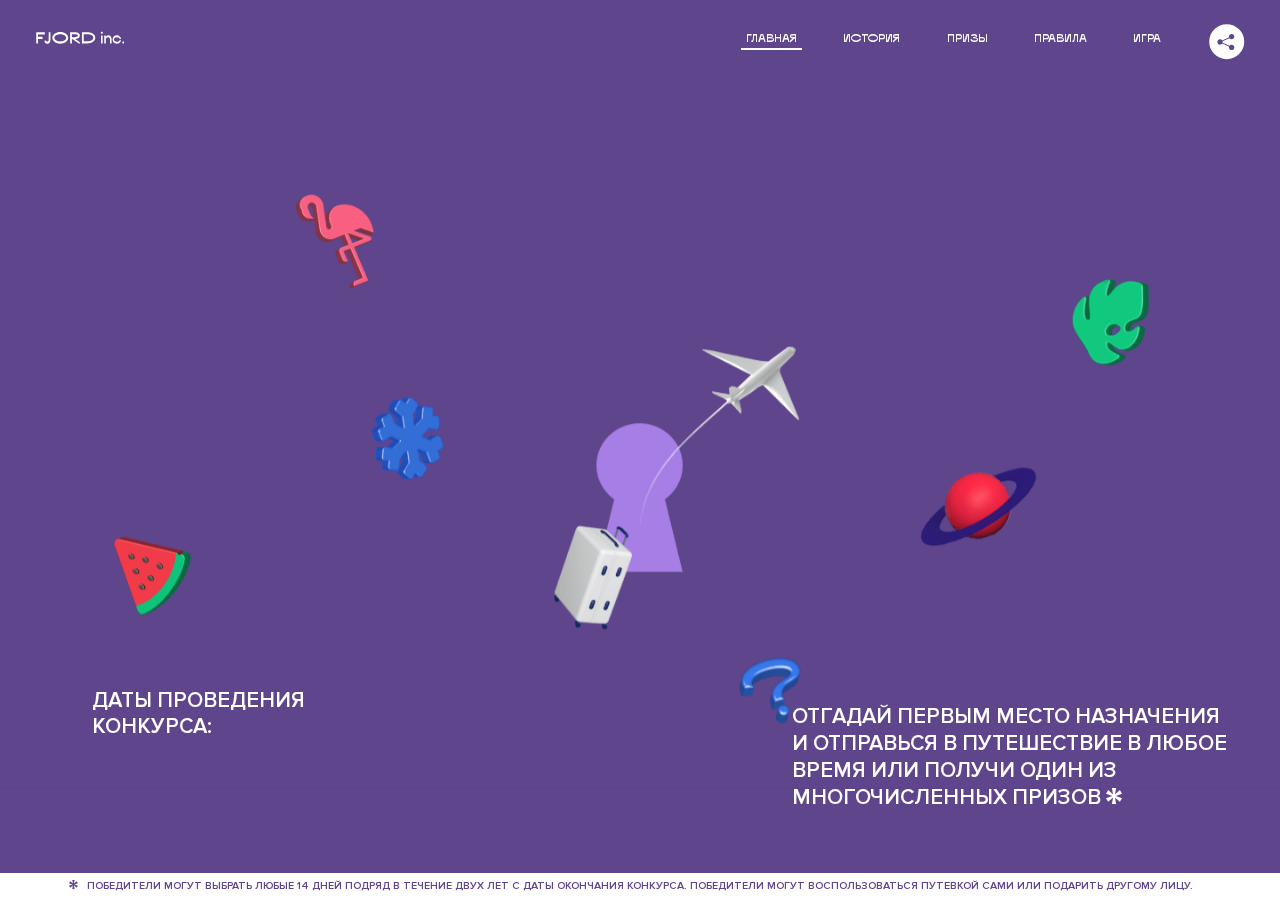
<file: 5/index.html>
<!DOCTYPE html>
<html lang="ru">
<head>
  <meta charset="UTF-8">
  <meta name="description" content="">
  <meta name="viewport" content="width=device-width, initial-scale=1.0">
  <meta http-equiv="X-UA-Compatible" content="ie=edge">
  <title>Mysterious Vacation</title>
<link href="css/style.min.css" rel="stylesheet">  <base href="https://htmlacademy-animation.github.io/149336-magic-vacation-1/5/">
</head>
<body>

  <header class="page-header js-header">
    <div class="page-header__wrapper">
      <a href="#" class="page-header__logo" aria-label="Перейти на страницу FJORD.Inc">
        <svg width="100" height="15" viewBox="0 0 100 15" fill="none" xmlns="http://www.w3.org/2000/svg">
          <path d="M0.26 1.4V14H2.276V8.906H7.334V6.44H2.276V3.848H9.872V1.4H0.26ZM12.733 14.36C15.127 14.36 16.243 12.65 16.243 9.5V1.4H14.263V8.96C14.263 11.21 13.723 11.876 12.733 11.876C11.833 11.876 11.473 11.3 11.347 10.58L9.36702 10.94C9.63702 13.046 10.663 14.36 12.733 14.36ZM18.3918 7.7C18.3918 11.372 22.3878 14.36 27.3198 14.36C32.2518 14.36 36.2478 11.372 36.2478 7.7C36.2478 4.028 32.2518 1.04 27.3198 1.04C22.3878 1.04 18.3918 4.028 18.3918 7.7ZM20.6058 7.7C20.6058 5.378 23.6118 3.524 27.3198 3.524C30.9918 3.524 33.9798 5.378 33.9798 7.7C33.9798 10.004 30.9918 11.858 27.3198 11.858C23.6118 11.858 20.6058 10.004 20.6058 7.7ZM40.403 14V8.906H40.799L49.079 14.702V12.38L44.039 8.906H44.201C47.999 8.906 49.277 7.304 49.277 5.162C49.277 3.092 47.999 1.4 44.201 1.4H38.387V14H40.403ZM43.535 3.722C45.785 3.722 47.045 4.136 47.045 5.432C47.045 6.764 45.785 7.034 43.535 7.034H40.403V3.722H43.535ZM51.6936 1.382V14H57.8676C62.7456 14 66.7236 11.534 66.7236 7.7C66.7236 3.848 62.7456 1.382 57.8676 1.382H51.6936ZM53.7096 11.624V3.722H57.5436C61.5396 3.722 64.4916 5.018 64.4916 7.7C64.4916 10.238 61.5396 11.624 57.5436 11.624H53.7096ZM73.1832 14.018H74.9832V5H73.1832V14.018ZM72.9132 1.976C72.9132 2.57 73.3992 3.092 74.0832 3.092C74.7492 3.092 75.2352 2.57 75.2352 1.976C75.2352 1.382 74.7672 0.805999 74.0832 0.805999C73.3812 0.805999 72.9132 1.382 72.9132 1.976ZM76.7867 14H78.5687V9.104C78.7487 8.006 79.5947 6.962 81.0887 6.962C82.1147 6.962 83.2667 7.448 83.2667 9.554V14H85.0487V9.014C85.0487 6.152 83.2307 4.73 81.3587 4.73C79.9187 4.73 79.0727 5.558 78.5687 6.854V5H76.7867V14ZM90.9898 14.27C93.5098 14.27 95.3818 12.506 95.7238 10.328H94.0498C93.7258 11.3 92.6998 12.02 90.9898 12.02C88.8478 12.02 87.7678 10.922 87.7678 9.59C87.7678 8.24 88.8478 6.962 90.9898 6.962C92.7538 6.962 93.7978 7.844 94.0858 8.924H95.7418C95.4358 6.71 93.6178 4.73 90.9898 4.73C88.0918 4.73 86.1298 7.124 86.1298 9.59C86.1298 12.074 88.1278 14.27 90.9898 14.27ZM97.0693 12.938C97.0693 13.658 97.5553 14.144 98.2753 14.144C98.9953 14.144 99.4813 13.658 99.4813 12.938C99.4813 12.2 98.9953 11.714 98.2753 11.714C97.5553 11.714 97.0693 12.2 97.0693 12.938Z" fill="currentColor"></path>
        </svg>
      </a>
      <button class="page-header__toggler js-menu-toggler" type="button" aria-label="Управление мобильным меню"><span>Меню</span></button>
      <nav class="page-header__nav">
        <div class="page-header__menu js-menu" id="menu">
          <ul>
            <li>
              <a class="js-menu-link active" href="#top" data-href="top">главная</a>
            </li>
            <li>
              <a class="js-menu-link" href="#story" data-href="story">история</a>
            </li>
            <li>
              <a class="js-menu-link" href="#prizes" data-href="prizes">призы</a>
            </li>
            <li>
              <a class="js-menu-link" href="#rules" data-href="rules">правила</a>
            </li>
            <li>
              <a class="js-menu-link" href="#game" data-href="game">игра</a>
            </li>
          </ul>
        </div>
        <div class="page-header__social">
          <div class="social-block js-social-block">
            <button class="social-block__toggler" aria-label="Управлять блоком с социальными кнопками">
              <svg width="26" height="22" viewBox="0 0 27 22" fill="none" xmlns="http://www.w3.org/2000/svg">
                <path d="M19.6721 7.43664C21.6273 7.43664 23.213 5.85095 23.213 3.89566C23.213 1.94037 21.6273 0.354675 19.6721 0.354675C17.7168 0.354675 16.1311 1.94037 16.1311 3.89566C16.1311 4.19968 16.1728 4.49178 16.2458 4.77345L7.21751 8.95527C6.57519 8.05214 5.52303 7.46049 4.33078 7.46049C2.37549 7.46049 0.789795 9.04618 0.789795 11.0015C0.789795 12.9568 2.37549 14.5425 4.33078 14.5425C5.52303 14.5425 6.57668 13.9508 7.21751 13.0477L16.2458 17.2295C16.1743 17.5112 16.1311 17.8033 16.1311 18.1073C16.1311 20.0626 17.7168 21.6483 19.6721 21.6483C21.6273 21.6483 23.213 20.0626 23.213 18.1073C23.213 16.152 21.6273 14.5663 19.6721 14.5663C18.4798 14.5663 17.4262 15.158 16.7853 16.0611L7.75701 11.8793C7.82854 11.5976 7.87176 11.3055 7.87176 11.0015C7.87176 10.6974 7.83003 10.4053 7.75701 10.1237L16.7853 5.94186C17.4262 6.84499 18.4783 7.43664 19.6721 7.43664Z" fill="currentColor"></path>
              </svg>
            </button>
            <ul class="social-block__list">
              <li>
                <a class="social-block__link social-block__link--fb" href="#" aria-label="Мы на Facebook">
                  <svg width="8" height="17" viewBox="0 0 8 17" fill="none" xmlns="http://www.w3.org/2000/svg">
                    <path d="M4.24646 16.9899H1.09275L1.05793 8.49828H0V5.30707H1.05793V3.81124C1.05793 1.42084 2.57654 0 5.21735 0H7.41758V3.18585H5.30841C4.28262 3.18585 4.2478 3.48582 4.2478 4.24914V5.30707H7.42964L7.16716 8.49828H4.2478V16.9899H4.24646Z" fill="currentColor"></path>
                  </svg>
                </a>
              </li>
              <li>
                <a class="social-block__link social-block__link--insta" href="#" aria-label="Мы в Instagram">
                  <svg width="15" height="15" viewBox="0 0 15 15" fill="none" xmlns="http://www.w3.org/2000/svg">
                    <path d="M11.0197 0H4.19806C2.14246 0 0.471191 1.66993 0.471191 3.72285V10.5499C0.471191 12.6082 2.14112 14.2727 4.19806 14.2727H11.0197C13.0753 14.2727 14.7466 12.6082 14.7466 10.5499V3.72285C14.7466 1.67127 13.0753 0 11.0197 0ZM11.0197 12.4849H4.19806C3.13076 12.4849 2.26432 11.6158 2.26432 10.5512V3.72419C2.26432 2.65956 3.13076 1.79715 4.19806 1.79715H11.0197C12.087 1.79715 12.9535 2.6609 12.9535 3.72419V10.5512C12.9535 11.6145 12.087 12.4849 11.0197 12.4849Z" fill="currentColor"></path>
                    <path d="M7.60887 3.11084C5.38989 3.11084 3.58203 4.9187 3.58203 7.14036C3.58203 9.35532 5.38989 11.1645 7.60887 11.1645C9.83053 11.1645 11.6357 9.35666 11.6357 7.14036C11.6357 4.9187 9.83053 3.11084 7.60887 3.11084ZM7.60887 9.36871C6.37551 9.36871 5.37784 8.37372 5.37784 7.14036C5.37784 5.90699 6.37551 4.90665 7.60887 4.90665C8.83822 4.90665 9.84259 5.90833 9.84259 7.14036C9.84392 8.37238 8.83822 9.36871 7.60887 9.36871Z" fill="currentColor"></path>
                    <path d="M11.3573 2.35962C10.8256 2.35962 10.3931 2.79752 10.3931 3.32381C10.3931 3.85546 10.8256 4.29336 11.3573 4.29336C11.8862 4.29336 12.3215 3.85546 12.3215 3.32381C12.3215 2.79752 11.8862 2.35962 11.3573 2.35962Z" fill="currentColor"></path>
                  </svg>
                </a>
              </li>
              <li>
                <a class="social-block__link social-block__link--vk" href="#" aria-label="Мы ВКонтакте">
                  <svg width="17" height="10" viewBox="0 0 17 10" fill="none" xmlns="http://www.w3.org/2000/svg">
                    <path d="M14.1234 4.9002C14.1234 4.9002 16.3623 1.72708 16.5866 0.680242C16.6595 0.312285 16.4947 0.103188 16.1069 0.103188C16.1069 0.103188 14.8193 0.103188 14.168 0.103188C13.7235 0.103188 13.5587 0.293278 13.4235 0.579768C13.4235 0.579768 12.3724 2.82553 11.0969 4.24712C10.6861 4.70333 10.4781 4.84318 10.2511 4.84318C10.0646 4.84318 9.98625 4.6911 9.98625 4.27834V0.649016C9.98625 0.147997 9.92545 0.00135496 9.5066 0.00135496H6.39628C6.15578 0.00135496 6.0085 0.134417 6.0085 0.324506C6.0085 0.801084 6.73406 0.908351 6.73406 2.20231V4.87305C6.73406 5.40529 6.70569 5.61575 6.45303 5.61575C5.78016 5.61575 4.19528 3.30618 3.30623 0.678887C3.12923 0.145282 2.93737 0 2.43475 0H0.486409C0.205373 0 0 0.190085 0 0.476576C0 0.991172 0.60666 3.40801 2.99277 6.64358C4.59927 8.8201 6.70569 10 8.60269 10C9.76196 10 10.0416 9.80312 10.0416 9.31432V7.63883C10.0416 7.22607 10.2065 7.04956 10.4429 7.04956C10.7078 7.04956 11.1847 7.13238 12.2805 8.22268C13.5843 9.47862 13.6762 10 14.3896 10H16.5676C16.7919 10 17 9.89273 17 9.52342C17 9.02919 16.3623 8.15343 15.384 7.10659C14.9801 6.56755 14.3302 5.98914 14.1248 5.72301C13.8275 5.40801 13.9154 5.23014 14.1234 4.9002Z" fill="currentColor"></path>
                  </svg>
                </a>
              </li>
            </ul>
          </div>
        </div>
      </nav>
    </div>
  </header>

  <main class="page-content">

    <section class="animation-screen"></section>

    <section class="screen screen--hidden screen--intro js-scrollspy" id="top">
      <div class="screen__wrapper">
        <div class="intro">
          <h1 class="intro__title">Таинственный отпуск</h1>
          <div class="intro__content">
            <div class="intro__info">
              <p class="intro__label">Даты проведения конкурса:</p>
              <p class="intro__date">01 — 31.05 / 2020</p>
            </div>
            <div class="intro__message">
              <p>
                Отгадай первым место назначения и&nbsp;отправься в&nbsp;путешествие в&nbsp;любое время или получи один из многочисленных призов
                <svg width="16" height="16" viewBox="0 0 10 10" fill="none" xmlns="http://www.w3.org/2000/svg">
                  <path d="M0 6.35337L3.90271 4.99012L0 3.64663L1.34615 1.32374L4.44287 4.01073L3.67364 0H6.34615L5.57692 4.01073L8.65385 1.32374L10 3.64663L6.13405 4.99012L10 6.35337L8.65385 8.65651L5.57692 5.98927L6.34615 10H3.67364L4.44287 5.96952L1.34615 8.65651L0 6.35337Z" fill="currentColor"></path>
                </svg>
              </p>
            </div>
          </div>
        </div>
      </div>
      <div class="screen__footer js-footer">
        <button class="screen__footer-enlarge js-footer-toggler" type="button" aria-label="Показать сообщение">
          <svg width="10" height="10" viewBox="0 0 10 10" fill="none" xmlns="http://www.w3.org/2000/svg">
            <path d="M0 6.35337L3.90271 4.99012L0 3.64663L1.34615 1.32374L4.44287 4.01073L3.67364 0H6.34615L5.57692 4.01073L8.65385 1.32374L10 3.64663L6.13405 4.99012L10 6.35337L8.65385 8.65651L5.57692 5.98927L6.34615 10H3.67364L4.44287 5.96952L1.34615 8.65651L0 6.35337Z" fill="currentColor"></path>
          </svg>
        </button>
        <button class="screen__footer-collapse js-footer-toggler" type="button" aria-label="Скрыть сообщение">
          <svg width="13" height="13" viewBox="0 0 13 13" fill="none" xmlns="http://www.w3.org/2000/svg">
            <line x1="12.3536" y1="0.353553" x2="0.738349" y2="11.9688" stroke="currentColor"></line>
            <line x1="0.738319" y1="0.539925" x2="12.3535" y2="12.1551" stroke="currentColor"></line>
          </svg>
        </button>
        <div class="screen__footer-wrapper">
          <div class="screen__footer-announce">
            <p class="screen__footer-label">Даты проведения конкурса:</p>
            <p class="screen__footer-date">01 — 31.05 / 2020</p>
          </div>
          <div class="screen__footer-note">
            <p>
              <svg width="10" height="10" viewBox="0 0 10 10" fill="none" xmlns="http://www.w3.org/2000/svg">
                <path d="M0 6.35337L3.90271 4.99012L0 3.64663L1.34615 1.32374L4.44287 4.01073L3.67364 0H6.34615L5.57692 4.01073L8.65385 1.32374L10 3.64663L6.13405 4.99012L10 6.35337L8.65385 8.65651L5.57692 5.98927L6.34615 10H3.67364L4.44287 5.96952L1.34615 8.65651L0 6.35337Z" fill="currentColor"></path>
              </svg>
              <span>Победители могут выбрать любые 14 дней подряд в&nbsp;течение двух лет с&nbsp;даты окончания конкурса. Победители могут воспользоваться путевкой сами или подарить другому лицу.</span>
            </p>
          </div>
        </div>
      </div>
    </section>

    <section class="screen screen--hidden screen--story js-scrollspy" id="story">

      <div class="slider swiper-container js-slider">

        <div class="swiper-wrapper">

          <div class="slider__item swiper-slide">
            <h2 class="slider__item-title">История</h2>
            <p class="slider__item-text">Джеймс Таргет был основателем компании &laquo;Fjord Inc.&raquo;. С&nbsp;1965 года &laquo;Fjord Inc.&raquo; прославилась надёжными и&nbsp;удобными чемоданами и&nbsp;аксессуарами для туристов.</p>
          </div>

          <div class="slider__item swiper-slide">
            <p class="slider__item-text">Когда Джеймсу было 7&nbsp;лет, в&nbsp;их&nbsp;доме гостил дядюшка и&nbsp;развлекал детей рассказами о&nbsp;своей поездке в&nbsp;место, показавшееся малышу Таргету невероятным. Тогда Джеймс решил, что однажды посетит его, но&nbsp;не&nbsp;будет рассказывать о&nbsp;мечте, пока не&nbsp;осуществит.</p>
          </div>

          <div class="slider__item swiper-slide">
            <p class="slider__item-text">Джеймс Таргет стал увлеченным путешественником. Он&nbsp;посетил 5&nbsp;континентов, 126&nbsp;стран.</p>
          </div>

          <div class="slider__item swiper-slide">
            <p class="slider__item-text">Он&nbsp;сплавлялся по&nbsp;Амазонке и&nbsp;погружался в&nbsp;пещеры Франции, медитировал в&nbsp;горах Тибета и&nbsp;пожимал руку вождя племени Акугауа.</p>
          </div>

          <div class="slider__item swiper-slide">
            <p class="slider__item-text">Из&nbsp;своих поездок Джеймс Таргет привозил идеи, как сделать свои чемоданы &laquo;Fjord Inc.&raquo; удобными и&nbsp;приспособленными к&nbsp;разным дорожным условиям.</p>
          </div>

          <div class="slider__item swiper-slide">
            <p class="slider__item-text">Всё это время Джеймс не&nbsp;оставлял идею поездки своей мечты. Однако, как только он&nbsp;брался за&nbsp;планирование, возникали препятствия, не&nbsp;позволяющие отправиться туда.</p>
          </div>

          <div class="slider__item swiper-slide">
            <p class="slider__item-text">В&nbsp;возрасте 67&nbsp;лет Джеймс Таргет попал под лавину и&nbsp;погиб. В&nbsp;своём завещании он&nbsp;поручил отправить в&nbsp;заветное путешествие трёх смельчаков, единых с&nbsp;ним духом.</p>
          </div>

          <div class="slider__item swiper-slide">
            <p class="slider__item-text">Тех, кто сможет узнать таинственное место, задавая вопросы специально обученному ИИ&nbsp;&laquo;Соне&raquo;, ждет фантастическое путешествие.</p>
          </div>
        </div>
        <div class="slider__controls">
          <button class="slider__control slider__control--prev js-control-prev" type="button" aria-label="Показать предыдущую историю">
            <svg width="12" height="22" viewBox="0 0 12 22" fill="none" xmlns="http://www.w3.org/2000/svg">
              <path d="M11 1L1 11L11 21" stroke="currentColor" stroke-width="2" stroke-linejoin="round"></path>
            </svg>
          </button>
          <button class="slider__control slider__control--next js-control-next" type="button" aria-label="Показать следующую историю">
            <svg width="12" height="22" viewBox="0 0 12 22" fill="none" xmlns="http://www.w3.org/2000/svg">
              <path d="M1 1L11 11L1 21" stroke="currentColor" stroke-width="2" stroke-linejoin="round"></path>
            </svg>
          </button>
        </div>
        <div class="slider__pagination swiper-pagination"></div>
      </div>
    </section>

    <section class="screen screen--hidden screen--prizes js-scrollspy" id="prizes">
      <div class="screen__wrapper">
        <div class="prizes">
          <h2 class="prizes__title">ПРизы</h2>
          <div class="prizes__lead">
            <p>Найди ответ и&nbsp;получи один из&nbsp;призов:</p>
          </div>
          <ul class="prizes__list">
            <li class="prizes__item prizes__item--journeys">
              <div class="prizes__icon">
                <picture>
                  <source srcset="img/prize1-mob.svg" media="(orientation: portrait)">
                  <img src="img/prize1.svg" alt="">
                </picture>
              </div>
              <p class="prizes__desc">
                <b>3</b>
                <span>загадочных путешествия</span>
              </p>
            </li>
            <li class="prizes__item prizes__item--cases">
              <div class="prizes__icon">
                <picture>
                  <source srcset="img/prize2-mob.svg" media="(orientation: portrait)">
                  <img src="img/prize2.svg" alt="">
                </picture>
              </div>
              <p class="prizes__desc">
                <b>7</b>
                <span>надежных чемоданов</span>
              </p>
            </li>
            <li class="prizes__item prizes__item--codes">
              <div class="prizes__icon">
                <picture>
                  <source srcset="img/prize3-mob.svg" media="(orientation: portrait)">
                  <img src="img/prize3.svg" alt="">
                </picture>
              </div>
              <p class="prizes__desc">
                <b>900</b>
                <span>
                  промокодов на&nbsp;скидку 15%
                  <svg width="10" height="10" viewBox="0 0 10 10" fill="none" xmlns="http://www.w3.org/2000/svg">
                    <path d="M0 6.35337L3.90271 4.99012L0 3.64663L1.34615 1.32374L4.44287 4.01073L3.67364 0H6.34615L5.57692 4.01073L8.65385 1.32374L10 3.64663L6.13405 4.99012L10 6.35337L8.65385 8.65651L5.57692 5.98927L6.34615 10H3.67364L4.44287 5.96952L1.34615 8.65651L0 6.35337Z" fill="currentColor"></path>
                  </svg>
                </span>
              </p>
            </li>
          </ul>
        </div>
      </div>
      <div class="screen__footer js-footer">
        <button class="screen__footer-enlarge js-footer-toggler" type="button" aria-label="Показать сообщение">
          <svg width="10" height="10" viewBox="0 0 10 10" fill="none" xmlns="http://www.w3.org/2000/svg">
            <path d="M0 6.35337L3.90271 4.99012L0 3.64663L1.34615 1.32374L4.44287 4.01073L3.67364 0H6.34615L5.57692 4.01073L8.65385 1.32374L10 3.64663L6.13405 4.99012L10 6.35337L8.65385 8.65651L5.57692 5.98927L6.34615 10H3.67364L4.44287 5.96952L1.34615 8.65651L0 6.35337Z" fill="currentColor"></path>
          </svg>
        </button>
        <button class="screen__footer-collapse js-footer-toggler" type="button" aria-label="Скрыть сообщение">
          <svg width="13" height="13" viewBox="0 0 13 13" fill="none" xmlns="http://www.w3.org/2000/svg">
            <line x1="12.3536" y1="0.353553" x2="0.738349" y2="11.9688" stroke="currentColor"></line>
            <line x1="0.738319" y1="0.539925" x2="12.3535" y2="12.1551" stroke="currentColor"></line>
          </svg>
        </button>
        <div class="screen__footer-wrapper">
          <div class="screen__footer-announce">
            <p class="screen__footer-label">Даты проведения конкурса:</p>
            <p class="screen__footer-date">01 — 31.05 / 2020</p>
          </div>
          <div class="screen__footer-note">
            <p>
              <svg width="10" height="10" viewBox="0 0 10 10" fill="none" xmlns="http://www.w3.org/2000/svg">
                <path d="M0 6.35337L3.90271 4.99012L0 3.64663L1.34615 1.32374L4.44287 4.01073L3.67364 0H6.34615L5.57692 4.01073L8.65385 1.32374L10 3.64663L6.13405 4.99012L10 6.35337L8.65385 8.65651L5.57692 5.98927L6.34615 10H3.67364L4.44287 5.96952L1.34615 8.65651L0 6.35337Z" fill="currentColor"></path>
              </svg>
              <span>Скидка&nbsp;15% на&nbsp;единоразовое приобретение путёвки с&nbsp;1&nbsp;июня 2020 по&nbsp;31&nbsp;мая 2022&nbsp;года. Суммируется с&nbsp;другими акциями</span>
            </p>
          </div>
        </div>
      </div>
    </section>

    <section class="screen screen--hidden screen--rules js-scrollspy" id="rules">
      <div class="screen__wrapper">
        <div class="rules">
          <h2 class="rules__title">Правила</h2>
          <div class="rules__lead">
            <p>Для того чтобы получить наследство Джеймса Таргета, тебе нужно выведать у&nbsp;&laquo;Сони&raquo;, куда предстоит отправиться тебе в&nbsp;случае победы</p>
          </div>
          <ol class="rules__list">
            <li class="rules__item">
              <p>Тебе отводится <br>5&nbsp;минут</p>
            </li>
            <li class="rules__item">
              <p>Задавай любые вопросы в&nbsp;текстовом поле</p>
            </li>
            <li class="rules__item">
              <p>Нажимай кнопку &laquo;Узнать&raquo;, чтобы получить ответ</p>
            </li>
            <li class="rules__item">
              <p>&laquo;Соня&raquo; может отвечать только&nbsp;Да или Нет</p>
            </li>
          </ol>
          <a href="#game" class="rules__link btn">Погнали!</a>
        </div>
      </div>
      <div class="screen__disclaimer">
        <div class="disclaimer">
          <ul>
            <li>
              <a href="#">Правовая информация</a>
            </li>
            <li>
              <a href="#">Подробные правила</a>
            </li>
          </ul>
        </div>
      </div>
    </section>

    <section class="screen screen--hidden screen--game js-scrollspy" id="game">
      <div class="screen__wrapper">
        <div class="game">
          <div class="game__header">
            <h2 class="game__title">Игра</h2>
            <div class="game__counter">
              <span>05</span>:<span>00</span>
            </div>
          </div>
          <div class="game__body">
            <div class="chat">
              <div class="chat__body js-chat">
                <ul class="chat__list" id="messages"></ul>
              </div>
              <div class="chat__footer">
                <form action="#" method="post" class="form" id="message-form">
                  <label for="message-field" class="visually-hidden">Поле для ввода вопроса</label>
                  <input type="text" class="form__field" id="message-field" placeholder="Задай вопрос">
                  <button class="form__button btn">
                    Узнать
                    <svg width="18" height="19" viewBox="0 0 18 19" fill="none" xmlns="http://www.w3.org/2000/svg">
                      <path stroke="currentColor" stroke-width="2" d="M9 19V1"></path>
                      <path d="M1 9l8-8 8 8" stroke="currentColor" stroke-width="2" stroke-linejoin="round"></path>
                    </svg>
                  </button>
                </form>
              </div>
            </div>
          </div>
          <!-- временные кнопки для показа результата -->
          <div class="game__buttons">
            <button class="game__button btn js-show-result" type="button" data-target="result">Положительный результат</button>
            <button class="game__button btn js-show-result" type="button" data-target="result2">Положительный результат - 2</button>
            <button class="game__button btn js-show-result" type="button" data-target="result3">Отрицательный результат</button>
          </div>
        </div>
      </div>
    </section>

    <section class="screen screen--hidden screen--result" id="result">
      <div class="screen__wrapper">
        <div class="result result--trip">
          <div class="result__image">
            <picture>
              <source srcset="img/result1-mob.png 1x, img/result1-mob@2x.png 2x" media="(max-width: 768px) and (orientation: portrait)">
              <img src="img/result1.png" srcset="img/result1@2x.png 2x" alt="">
            </picture>
          </div>
          <h2 class="result__title">
            <span class="visually-hidden">ПОбеда!</span>
            <svg xmlns="http://www.w3.org/2000/svg" viewBox="0 0 568.85 109.24">
              <path d="M16,24.44V92H2.6V8H75V92H61.52V24.44H16Z" transform="translate(-2.1 -1.5)" fill="none" stroke="currentColor"></path>
              <path d="M148.76,5.6c32.88,0,59.52,19.92,59.52,44.4s-26.64,44.4-59.52,44.4S89.24,74.48,89.24,50,115.88,5.6,148.76,5.6Zm0,72.12c24.48,0,44.4-12.36,44.4-27.72s-19.92-27.84-44.4-27.84C124,22.16,104,34.52,104,50S124,77.72,148.76,77.72Z" transform="translate(-2.1 -1.5)" fill="none" stroke="currentColor"></path>
              <path d="M287.36,8V24.44H236v14.4h25.32c25.44,0,34,11.16,34,26.52,0,15.6-8.52,26.64-34,26.64H222.56V8h64.8ZM256.88,76.52c15.12,0,23.52-2,23.52-11.52S272,54.44,256.88,54.44H236V76.52h20.88Z" transform="translate(-2.1 -1.5)" fill="none" stroke="currentColor"></path>
              <path d="M371.47,8V24.44H320.84V41.6h33.6V58h-33.6V75.56h50.64V92H307.4V8h64.08Z" transform="translate(-2.1 -1.5)" fill="none" stroke="currentColor"></path>
              <path d="M382.39,110.24V75.56h7.44c4.56-4.68,7.8-18.36,8.76-56L399,8h48.6V75.56h10v34.68H442.87V92H397v18.24H382.39Zm51.72-34.68V24.44H411.55v3.12c-0.48,22.44-3.24,37.68-7.2,48h29.76Z" transform="translate(-2.1 -1.5)" fill="none" stroke="currentColor"></path>
              <path d="M463.75,92l28-84h27.12l28.08,84H533.47l-7.8-23.52h-37.8L480.07,92H463.75Zm56.64-40L507,11.84,493.51,52h26.88Z" transform="translate(-2.1 -1.5)" fill="none" stroke="currentColor"></path>
              <path d="M554.12,70.4L555.55,2H569l1.44,68.4H554.12Zm8.28,6.36c4.8,0,8,3.24,8,8.16a8,8,0,1,1-16.08,0C554.35,80,557.59,76.76,562.39,76.76Z" transform="translate(-2.1 -1.5)" fill="none" stroke="currentColor"></path>
            </svg>
          </h2>
          <div class="result__text">
            <p>ты&nbsp;отправляешься в&nbsp;Арктику!</p>
          </div>
          <div class="result__form">
            <form action="#" method="post" class="form form--result">
              <label for="email-field" class="form__label">зарегистрируй результат</label>
              <input type="email" class="form__field" id="email-field" placeholder="e-mail для регистации результата и получения приза" required="">
              <button class="form__button btn">
                отправить
                <svg width="18" height="19" viewBox="0 0 18 19" fill="none" xmlns="http://www.w3.org/2000/svg">
                  <path stroke="currentColor" stroke-width="2" d="M9 19V1"></path>
                  <path d="M1 9l8-8 8 8" stroke="currentColor" stroke-width="2" stroke-linejoin="round"></path>
                </svg>
              </button>
            </form>
          </div>
        </div>
      </div>
    </section>

    <section class="screen screen--hidden screen--result" id="result2">
      <div class="screen__wrapper">
        <div class="result result--prize">
          <div class="result__image">
            <picture class="result__image-leaf1">
              <img src="img/leaf_blue_1.png" alt="">
            </picture>
            <picture class="result__image-leaf2">
              <img src="img/leaf_blue_2.png" alt="">
            </picture>
            <picture class="result__image-green">
              <img src="img/leaf_green.png" alt="">
            </picture>
            <picture class="result__image-suitcase">
              <img src="img/suitcase.png" alt="">
            </picture>
            <picture class="result__image-flamingo">
              <img src="img/flamingo.png" alt="">
            </picture>
          </div>
          <h2 class="result__title">
            <span class="visually-hidden">ПОбеда!</span>
            <svg xmlns="http://www.w3.org/2000/svg" viewBox="0 0 568.85 109.24">
              <path d="M16,24.44V92H2.6V8H75V92H61.52V24.44H16Z" transform="translate(-2.1 -1.5)" fill="none" stroke="currentColor"></path>
              <path d="M148.76,5.6c32.88,0,59.52,19.92,59.52,44.4s-26.64,44.4-59.52,44.4S89.24,74.48,89.24,50,115.88,5.6,148.76,5.6Zm0,72.12c24.48,0,44.4-12.36,44.4-27.72s-19.92-27.84-44.4-27.84C124,22.16,104,34.52,104,50S124,77.72,148.76,77.72Z" transform="translate(-2.1 -1.5)" fill="none" stroke="currentColor"></path>
              <path d="M287.36,8V24.44H236v14.4h25.32c25.44,0,34,11.16,34,26.52,0,15.6-8.52,26.64-34,26.64H222.56V8h64.8ZM256.88,76.52c15.12,0,23.52-2,23.52-11.52S272,54.44,256.88,54.44H236V76.52h20.88Z" transform="translate(-2.1 -1.5)" fill="none" stroke="currentColor"></path>
              <path d="M371.47,8V24.44H320.84V41.6h33.6V58h-33.6V75.56h50.64V92H307.4V8h64.08Z" transform="translate(-2.1 -1.5)" fill="none" stroke="currentColor"></path>
              <path d="M382.39,110.24V75.56h7.44c4.56-4.68,7.8-18.36,8.76-56L399,8h48.6V75.56h10v34.68H442.87V92H397v18.24H382.39Zm51.72-34.68V24.44H411.55v3.12c-0.48,22.44-3.24,37.68-7.2,48h29.76Z" transform="translate(-2.1 -1.5)" fill="none" stroke="currentColor"></path>
              <path d="M463.75,92l28-84h27.12l28.08,84H533.47l-7.8-23.52h-37.8L480.07,92H463.75Zm56.64-40L507,11.84,493.51,52h26.88Z" transform="translate(-2.1 -1.5)" fill="none" stroke="currentColor"></path>
              <path d="M554.12,70.4L555.55,2H569l1.44,68.4H554.12Zm8.28,6.36c4.8,0,8,3.24,8,8.16a8,8,0,1,1-16.08,0C554.35,80,557.59,76.76,562.39,76.76Z" transform="translate(-2.1 -1.5)" fill="none" stroke="currentColor"></path>
            </svg>
          </h2>
          <div class="result__text">
            <p>чемодан &laquo;Fjord&nbsp;Inc.&raquo;&nbsp;твой</p>
          </div>
          <div class="result__form">
            <form action="#" method="post" class="form form--result">
              <label for="email-field2" class="form__label">зарегистрируй результат</label>
              <input type="email" class="form__field" id="email-field2" placeholder="e-mail для регистации результата и получения приза" required="">
              <button class="form__button btn">
                отправить
                <svg width="18" height="19" viewBox="0 0 18 19" fill="none" xmlns="http://www.w3.org/2000/svg">
                  <path stroke="currentColor" stroke-width="2" d="M9 19V1"></path>
                  <path d="M1 9l8-8 8 8" stroke="currentColor" stroke-width="2" stroke-linejoin="round"></path>
                </svg>
              </button>
            </form>
          </div>
        </div>
      </div>
    </section>

    <section class="screen screen--hidden screen--result" id="result3">
      <div class="screen__wrapper">
        <div class="result result--negative">
          <div class="result__image">
            <picture>
              <source srcset="img/result3-mob.png 1x, img/result3-mob@2x.png 2x" media="(max-width: 768px) and (orientation: portrait)">
              <img src="img/result3.png" srcset="img/result3@2x.png 2x" alt="">
            </picture>
          </div>
          <h2 class="result__title">
            <span class="visually-hidden">Не угадал!</span>
            <svg xmlns="http://www.w3.org/2000/svg" viewBox="0 0 660.77 109.24">
              <path d="M2.66,92V8H16.1V42.2H53.3V8H66.74V92H53.3V58.64H16.1V92H2.66Z" transform="translate(-2.16 -1.5)" fill="none" stroke="currentColor"></path>
              <path d="M147.62,8V24.44H97V41.6h33.6V58H97V75.56h50.64V92H83.54V8h64.08Z" transform="translate(-2.16 -1.5)" fill="none" stroke="currentColor"></path>
              <path d="M199.22,8l20.52,42.36L235.34,8h16.44l-31,84H204.38l9.48-25.92L185.78,8h13.44Z" transform="translate(-2.16 -1.5)" fill="none" stroke="currentColor"></path>
              <path d="M273.74,24.44V92H260.3V8h50.16V24.44H273.74Z" transform="translate(-2.16 -1.5)" fill="none" stroke="currentColor"></path>
              <path d="M307.1,92l28-84h27.12l28.08,84H376.82L369,68.48h-37.8L323.42,92H307.1Zm56.64-40L350.3,11.84,336.86,52h26.88Z" transform="translate(-2.16 -1.5)" fill="none" stroke="currentColor"></path>
              <path d="M396.38,110.24V75.56h7.44c4.56-4.68,7.8-18.36,8.76-56L412.94,8h48.6V75.56h10v34.68H456.86V92H411v18.24H396.38ZM448.1,75.56V24.44H425.54v3.12c-0.48,22.44-3.24,37.68-7.2,48H448.1Z" transform="translate(-2.16 -1.5)" fill="none" stroke="currentColor"></path>
              <path d="M477.74,92l28-84h27.12L560.9,92H547.46l-7.8-23.52h-37.8L494.06,92H477.74Zm56.64-40-13.44-40.2L507.5,52h26.88Z" transform="translate(-2.16 -1.5)" fill="none" stroke="currentColor"></path>
              <path d="M568.7,76.88a13.77,13.77,0,0,0,5,1c6.6,0,10.44-6.24,12-58.32L586.22,8h46.2V92H619V24.44H598.82l-0.12,3.12C597.14,81,589,94.4,573.74,94.4a28.55,28.55,0,0,1-6.72-.84Z" transform="translate(-2.16 -1.5)" fill="none" stroke="currentColor"></path>
              <path d="M646.1,70.4L647.54,2H661l1.44,68.4H646.1Zm8.28,6.36c4.8,0,8,3.24,8,8.16a8,8,0,0,1-16.08,0C646.34,80,649.58,76.76,654.38,76.76Z" transform="translate(-2.16 -1.5)" fill="none" stroke="currentColor"></path>
            </svg>
          </h2>
          <button class="result__button js-play" type="button">
            не сдавайся!
            <span>
              <svg width="27" height="22" viewBox="0 0 27 22" fill="none" xmlns="http://www.w3.org/2000/svg">
                <path d="M10.6899 1.47998C5.42992 1.47998 1.16992 5.73998 1.16992 11C1.16992 16.26 5.42992 20.52 10.6899 20.52C15.9499 20.52 20.2099 16.26 20.2099 11V7.13998" stroke="currentColor" stroke-width="2" stroke-miterlimit="10"></path>
                <path d="M15.1099 12.5099L20.1499 7.13989L25.3099 12.6299" stroke="currentColor" stroke-width="2" stroke-miterlimit="10" stroke-linejoin="round"></path>
              </svg>
            </span>
          </button>
        </div>
      </div>
    </section>

  </main>

<script src="js/script.js"></script></body>
</html>
</file>
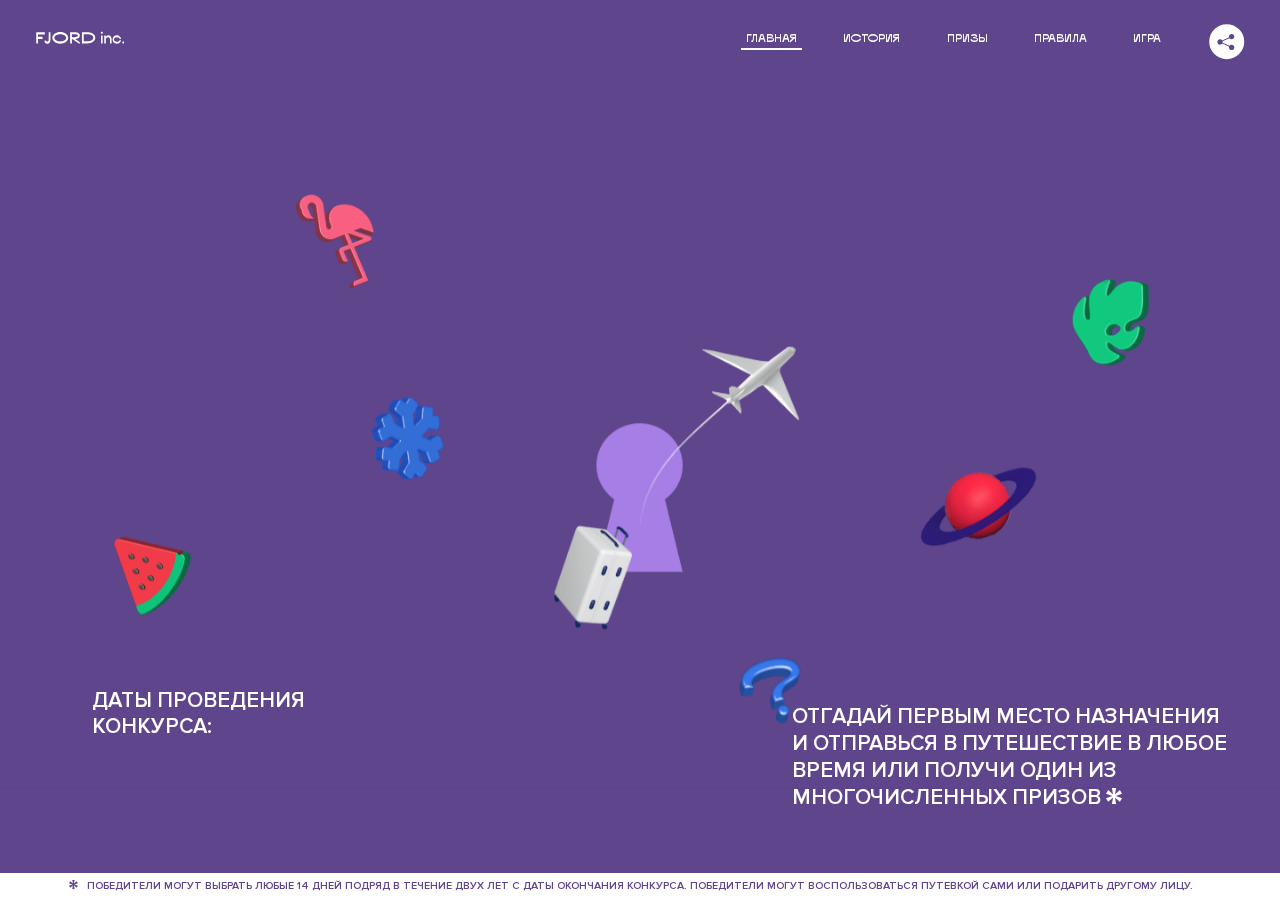
<file: 6/index.html>
<!DOCTYPE html>
<html lang="ru">
<head>
  <meta charset="UTF-8">
  <meta name="description" content="">
  <meta name="viewport" content="width=device-width, initial-scale=1.0">
  <meta http-equiv="X-UA-Compatible" content="ie=edge">
  <title>Mysterious Vacation</title>
<link href="css/style.min.css" rel="stylesheet">  <base href="https://htmlacademy-animation.github.io/149336-magic-vacation-1/6/">
</head>
<body>

  <header class="page-header js-header">
    <div class="page-header__wrapper">
      <a href="#" class="page-header__logo" aria-label="Перейти на страницу FJORD.Inc">
        <svg width="100" height="15" viewBox="0 0 100 15" fill="none" xmlns="http://www.w3.org/2000/svg">
          <path d="M0.26 1.4V14H2.276V8.906H7.334V6.44H2.276V3.848H9.872V1.4H0.26ZM12.733 14.36C15.127 14.36 16.243 12.65 16.243 9.5V1.4H14.263V8.96C14.263 11.21 13.723 11.876 12.733 11.876C11.833 11.876 11.473 11.3 11.347 10.58L9.36702 10.94C9.63702 13.046 10.663 14.36 12.733 14.36ZM18.3918 7.7C18.3918 11.372 22.3878 14.36 27.3198 14.36C32.2518 14.36 36.2478 11.372 36.2478 7.7C36.2478 4.028 32.2518 1.04 27.3198 1.04C22.3878 1.04 18.3918 4.028 18.3918 7.7ZM20.6058 7.7C20.6058 5.378 23.6118 3.524 27.3198 3.524C30.9918 3.524 33.9798 5.378 33.9798 7.7C33.9798 10.004 30.9918 11.858 27.3198 11.858C23.6118 11.858 20.6058 10.004 20.6058 7.7ZM40.403 14V8.906H40.799L49.079 14.702V12.38L44.039 8.906H44.201C47.999 8.906 49.277 7.304 49.277 5.162C49.277 3.092 47.999 1.4 44.201 1.4H38.387V14H40.403ZM43.535 3.722C45.785 3.722 47.045 4.136 47.045 5.432C47.045 6.764 45.785 7.034 43.535 7.034H40.403V3.722H43.535ZM51.6936 1.382V14H57.8676C62.7456 14 66.7236 11.534 66.7236 7.7C66.7236 3.848 62.7456 1.382 57.8676 1.382H51.6936ZM53.7096 11.624V3.722H57.5436C61.5396 3.722 64.4916 5.018 64.4916 7.7C64.4916 10.238 61.5396 11.624 57.5436 11.624H53.7096ZM73.1832 14.018H74.9832V5H73.1832V14.018ZM72.9132 1.976C72.9132 2.57 73.3992 3.092 74.0832 3.092C74.7492 3.092 75.2352 2.57 75.2352 1.976C75.2352 1.382 74.7672 0.805999 74.0832 0.805999C73.3812 0.805999 72.9132 1.382 72.9132 1.976ZM76.7867 14H78.5687V9.104C78.7487 8.006 79.5947 6.962 81.0887 6.962C82.1147 6.962 83.2667 7.448 83.2667 9.554V14H85.0487V9.014C85.0487 6.152 83.2307 4.73 81.3587 4.73C79.9187 4.73 79.0727 5.558 78.5687 6.854V5H76.7867V14ZM90.9898 14.27C93.5098 14.27 95.3818 12.506 95.7238 10.328H94.0498C93.7258 11.3 92.6998 12.02 90.9898 12.02C88.8478 12.02 87.7678 10.922 87.7678 9.59C87.7678 8.24 88.8478 6.962 90.9898 6.962C92.7538 6.962 93.7978 7.844 94.0858 8.924H95.7418C95.4358 6.71 93.6178 4.73 90.9898 4.73C88.0918 4.73 86.1298 7.124 86.1298 9.59C86.1298 12.074 88.1278 14.27 90.9898 14.27ZM97.0693 12.938C97.0693 13.658 97.5553 14.144 98.2753 14.144C98.9953 14.144 99.4813 13.658 99.4813 12.938C99.4813 12.2 98.9953 11.714 98.2753 11.714C97.5553 11.714 97.0693 12.2 97.0693 12.938Z" fill="currentColor"></path>
        </svg>
      </a>
      <button class="page-header__toggler js-menu-toggler" type="button" aria-label="Управление мобильным меню"><span>Меню</span></button>
      <nav class="page-header__nav">
        <div class="page-header__menu js-menu" id="menu">
          <ul>
            <li>
              <a class="js-menu-link active" href="#top" data-href="top">главная</a>
            </li>
            <li>
              <a class="js-menu-link" href="#story" data-href="story">история</a>
            </li>
            <li>
              <a class="js-menu-link" href="#prizes" data-href="prizes">призы</a>
            </li>
            <li>
              <a class="js-menu-link" href="#rules" data-href="rules">правила</a>
            </li>
            <li>
              <a class="js-menu-link" href="#game" data-href="game">игра</a>
            </li>
          </ul>
        </div>
        <div class="page-header__social">
          <div class="social-block js-social-block">
            <button class="social-block__toggler" aria-label="Управлять блоком с социальными кнопками">
              <svg width="26" height="22" viewBox="0 0 27 22" fill="none" xmlns="http://www.w3.org/2000/svg">
                <path d="M19.6721 7.43664C21.6273 7.43664 23.213 5.85095 23.213 3.89566C23.213 1.94037 21.6273 0.354675 19.6721 0.354675C17.7168 0.354675 16.1311 1.94037 16.1311 3.89566C16.1311 4.19968 16.1728 4.49178 16.2458 4.77345L7.21751 8.95527C6.57519 8.05214 5.52303 7.46049 4.33078 7.46049C2.37549 7.46049 0.789795 9.04618 0.789795 11.0015C0.789795 12.9568 2.37549 14.5425 4.33078 14.5425C5.52303 14.5425 6.57668 13.9508 7.21751 13.0477L16.2458 17.2295C16.1743 17.5112 16.1311 17.8033 16.1311 18.1073C16.1311 20.0626 17.7168 21.6483 19.6721 21.6483C21.6273 21.6483 23.213 20.0626 23.213 18.1073C23.213 16.152 21.6273 14.5663 19.6721 14.5663C18.4798 14.5663 17.4262 15.158 16.7853 16.0611L7.75701 11.8793C7.82854 11.5976 7.87176 11.3055 7.87176 11.0015C7.87176 10.6974 7.83003 10.4053 7.75701 10.1237L16.7853 5.94186C17.4262 6.84499 18.4783 7.43664 19.6721 7.43664Z" fill="currentColor"></path>
              </svg>
            </button>
            <ul class="social-block__list">
              <li>
                <a class="social-block__link social-block__link--fb" href="#" aria-label="Мы на Facebook">
                  <svg width="8" height="17" viewBox="0 0 8 17" fill="none" xmlns="http://www.w3.org/2000/svg">
                    <path d="M4.24646 16.9899H1.09275L1.05793 8.49828H0V5.30707H1.05793V3.81124C1.05793 1.42084 2.57654 0 5.21735 0H7.41758V3.18585H5.30841C4.28262 3.18585 4.2478 3.48582 4.2478 4.24914V5.30707H7.42964L7.16716 8.49828H4.2478V16.9899H4.24646Z" fill="currentColor"></path>
                  </svg>
                </a>
              </li>
              <li>
                <a class="social-block__link social-block__link--insta" href="#" aria-label="Мы в Instagram">
                  <svg width="15" height="15" viewBox="0 0 15 15" fill="none" xmlns="http://www.w3.org/2000/svg">
                    <path d="M11.0197 0H4.19806C2.14246 0 0.471191 1.66993 0.471191 3.72285V10.5499C0.471191 12.6082 2.14112 14.2727 4.19806 14.2727H11.0197C13.0753 14.2727 14.7466 12.6082 14.7466 10.5499V3.72285C14.7466 1.67127 13.0753 0 11.0197 0ZM11.0197 12.4849H4.19806C3.13076 12.4849 2.26432 11.6158 2.26432 10.5512V3.72419C2.26432 2.65956 3.13076 1.79715 4.19806 1.79715H11.0197C12.087 1.79715 12.9535 2.6609 12.9535 3.72419V10.5512C12.9535 11.6145 12.087 12.4849 11.0197 12.4849Z" fill="currentColor"></path>
                    <path d="M7.60887 3.11084C5.38989 3.11084 3.58203 4.9187 3.58203 7.14036C3.58203 9.35532 5.38989 11.1645 7.60887 11.1645C9.83053 11.1645 11.6357 9.35666 11.6357 7.14036C11.6357 4.9187 9.83053 3.11084 7.60887 3.11084ZM7.60887 9.36871C6.37551 9.36871 5.37784 8.37372 5.37784 7.14036C5.37784 5.90699 6.37551 4.90665 7.60887 4.90665C8.83822 4.90665 9.84259 5.90833 9.84259 7.14036C9.84392 8.37238 8.83822 9.36871 7.60887 9.36871Z" fill="currentColor"></path>
                    <path d="M11.3573 2.35962C10.8256 2.35962 10.3931 2.79752 10.3931 3.32381C10.3931 3.85546 10.8256 4.29336 11.3573 4.29336C11.8862 4.29336 12.3215 3.85546 12.3215 3.32381C12.3215 2.79752 11.8862 2.35962 11.3573 2.35962Z" fill="currentColor"></path>
                  </svg>
                </a>
              </li>
              <li>
                <a class="social-block__link social-block__link--vk" href="#" aria-label="Мы ВКонтакте">
                  <svg width="17" height="10" viewBox="0 0 17 10" fill="none" xmlns="http://www.w3.org/2000/svg">
                    <path d="M14.1234 4.9002C14.1234 4.9002 16.3623 1.72708 16.5866 0.680242C16.6595 0.312285 16.4947 0.103188 16.1069 0.103188C16.1069 0.103188 14.8193 0.103188 14.168 0.103188C13.7235 0.103188 13.5587 0.293278 13.4235 0.579768C13.4235 0.579768 12.3724 2.82553 11.0969 4.24712C10.6861 4.70333 10.4781 4.84318 10.2511 4.84318C10.0646 4.84318 9.98625 4.6911 9.98625 4.27834V0.649016C9.98625 0.147997 9.92545 0.00135496 9.5066 0.00135496H6.39628C6.15578 0.00135496 6.0085 0.134417 6.0085 0.324506C6.0085 0.801084 6.73406 0.908351 6.73406 2.20231V4.87305C6.73406 5.40529 6.70569 5.61575 6.45303 5.61575C5.78016 5.61575 4.19528 3.30618 3.30623 0.678887C3.12923 0.145282 2.93737 0 2.43475 0H0.486409C0.205373 0 0 0.190085 0 0.476576C0 0.991172 0.60666 3.40801 2.99277 6.64358C4.59927 8.8201 6.70569 10 8.60269 10C9.76196 10 10.0416 9.80312 10.0416 9.31432V7.63883C10.0416 7.22607 10.2065 7.04956 10.4429 7.04956C10.7078 7.04956 11.1847 7.13238 12.2805 8.22268C13.5843 9.47862 13.6762 10 14.3896 10H16.5676C16.7919 10 17 9.89273 17 9.52342C17 9.02919 16.3623 8.15343 15.384 7.10659C14.9801 6.56755 14.3302 5.98914 14.1248 5.72301C13.8275 5.40801 13.9154 5.23014 14.1234 4.9002Z" fill="currentColor"></path>
                  </svg>
                </a>
              </li>
            </ul>
          </div>
        </div>
      </nav>
    </div>
  </header>

  <main class="page-content">

    <section class="animation-screen"></section>

    <section class="screen screen--hidden screen--intro js-scrollspy" id="top">
      <div class="screen__wrapper">
        <div class="intro">
          <h1 class="intro__title">Таинственный отпуск</h1>
          <div class="intro__content">
            <div class="intro__info">
              <p class="intro__label">Даты проведения конкурса:</p>
              <p class="intro__date">01 — 31.05 / 2020</p>
            </div>
            <div class="intro__message">
              <p>
                Отгадай первым место назначения и&nbsp;отправься в&nbsp;путешествие в&nbsp;любое время или получи один из многочисленных призов
                <svg width="16" height="16" viewBox="0 0 10 10" fill="none" xmlns="http://www.w3.org/2000/svg">
                  <path d="M0 6.35337L3.90271 4.99012L0 3.64663L1.34615 1.32374L4.44287 4.01073L3.67364 0H6.34615L5.57692 4.01073L8.65385 1.32374L10 3.64663L6.13405 4.99012L10 6.35337L8.65385 8.65651L5.57692 5.98927L6.34615 10H3.67364L4.44287 5.96952L1.34615 8.65651L0 6.35337Z" fill="currentColor"></path>
                </svg>
              </p>
            </div>
          </div>
        </div>
      </div>
      <div class="screen__footer js-footer">
        <button class="screen__footer-enlarge js-footer-toggler" type="button" aria-label="Показать сообщение">
          <svg width="10" height="10" viewBox="0 0 10 10" fill="none" xmlns="http://www.w3.org/2000/svg">
            <path d="M0 6.35337L3.90271 4.99012L0 3.64663L1.34615 1.32374L4.44287 4.01073L3.67364 0H6.34615L5.57692 4.01073L8.65385 1.32374L10 3.64663L6.13405 4.99012L10 6.35337L8.65385 8.65651L5.57692 5.98927L6.34615 10H3.67364L4.44287 5.96952L1.34615 8.65651L0 6.35337Z" fill="currentColor"></path>
          </svg>
        </button>
        <button class="screen__footer-collapse js-footer-toggler" type="button" aria-label="Скрыть сообщение">
          <svg width="13" height="13" viewBox="0 0 13 13" fill="none" xmlns="http://www.w3.org/2000/svg">
            <line x1="12.3536" y1="0.353553" x2="0.738349" y2="11.9688" stroke="currentColor"></line>
            <line x1="0.738319" y1="0.539925" x2="12.3535" y2="12.1551" stroke="currentColor"></line>
          </svg>
        </button>
        <div class="screen__footer-wrapper">
          <div class="screen__footer-announce">
            <p class="screen__footer-label">Даты проведения конкурса:</p>
            <p class="screen__footer-date">01 — 31.05 / 2020</p>
          </div>
          <div class="screen__footer-note">
            <p>
              <svg width="10" height="10" viewBox="0 0 10 10" fill="none" xmlns="http://www.w3.org/2000/svg">
                <path d="M0 6.35337L3.90271 4.99012L0 3.64663L1.34615 1.32374L4.44287 4.01073L3.67364 0H6.34615L5.57692 4.01073L8.65385 1.32374L10 3.64663L6.13405 4.99012L10 6.35337L8.65385 8.65651L5.57692 5.98927L6.34615 10H3.67364L4.44287 5.96952L1.34615 8.65651L0 6.35337Z" fill="currentColor"></path>
              </svg>
              <span>Победители могут выбрать любые 14 дней подряд в&nbsp;течение двух лет с&nbsp;даты окончания конкурса. Победители могут воспользоваться путевкой сами или подарить другому лицу.</span>
            </p>
          </div>
        </div>
      </div>
    </section>

    <section class="screen screen--hidden screen--story js-scrollspy" id="story">

      <div class="slider swiper-container js-slider">

        <div class="swiper-wrapper">

          <div class="slider__item swiper-slide">
            <h2 class="slider__item-title">История</h2>
            <p class="slider__item-text">Джеймс Таргет был основателем компании &laquo;Fjord Inc.&raquo;. С&nbsp;1965 года &laquo;Fjord Inc.&raquo; прославилась надёжными и&nbsp;удобными чемоданами и&nbsp;аксессуарами для туристов.</p>
          </div>

          <div class="slider__item swiper-slide">
            <p class="slider__item-text">Когда Джеймсу было 7&nbsp;лет, в&nbsp;их&nbsp;доме гостил дядюшка и&nbsp;развлекал детей рассказами о&nbsp;своей поездке в&nbsp;место, показавшееся малышу Таргету невероятным. Тогда Джеймс решил, что однажды посетит его, но&nbsp;не&nbsp;будет рассказывать о&nbsp;мечте, пока не&nbsp;осуществит.</p>
          </div>

          <div class="slider__item swiper-slide">
            <p class="slider__item-text">Джеймс Таргет стал увлеченным путешественником. Он&nbsp;посетил 5&nbsp;континентов, 126&nbsp;стран.</p>
          </div>

          <div class="slider__item swiper-slide">
            <p class="slider__item-text">Он&nbsp;сплавлялся по&nbsp;Амазонке и&nbsp;погружался в&nbsp;пещеры Франции, медитировал в&nbsp;горах Тибета и&nbsp;пожимал руку вождя племени Акугауа.</p>
          </div>

          <div class="slider__item swiper-slide">
            <p class="slider__item-text">Из&nbsp;своих поездок Джеймс Таргет привозил идеи, как сделать свои чемоданы &laquo;Fjord Inc.&raquo; удобными и&nbsp;приспособленными к&nbsp;разным дорожным условиям.</p>
          </div>

          <div class="slider__item swiper-slide">
            <p class="slider__item-text">Всё это время Джеймс не&nbsp;оставлял идею поездки своей мечты. Однако, как только он&nbsp;брался за&nbsp;планирование, возникали препятствия, не&nbsp;позволяющие отправиться туда.</p>
          </div>

          <div class="slider__item swiper-slide">
            <p class="slider__item-text">В&nbsp;возрасте 67&nbsp;лет Джеймс Таргет попал под лавину и&nbsp;погиб. В&nbsp;своём завещании он&nbsp;поручил отправить в&nbsp;заветное путешествие трёх смельчаков, единых с&nbsp;ним духом.</p>
          </div>

          <div class="slider__item swiper-slide">
            <p class="slider__item-text">Тех, кто сможет узнать таинственное место, задавая вопросы специально обученному ИИ&nbsp;&laquo;Соне&raquo;, ждет фантастическое путешествие.</p>
          </div>
        </div>
        <div class="slider__controls">
          <button class="slider__control slider__control--prev js-control-prev" type="button" aria-label="Показать предыдущую историю">
            <svg width="12" height="22" viewBox="0 0 12 22" fill="none" xmlns="http://www.w3.org/2000/svg">
              <path d="M11 1L1 11L11 21" stroke="currentColor" stroke-width="2" stroke-linejoin="round"></path>
            </svg>
          </button>
          <button class="slider__control slider__control--next js-control-next" type="button" aria-label="Показать следующую историю">
            <svg width="12" height="22" viewBox="0 0 12 22" fill="none" xmlns="http://www.w3.org/2000/svg">
              <path d="M1 1L11 11L1 21" stroke="currentColor" stroke-width="2" stroke-linejoin="round"></path>
            </svg>
          </button>
        </div>
        <div class="slider__pagination swiper-pagination"></div>
      </div>
    </section>

    <section class="screen screen--hidden screen--prizes js-scrollspy" id="prizes">
      <div class="screen__wrapper">
        <div class="prizes">
          <h2 class="prizes__title">ПРизы</h2>
          <div class="prizes__lead">
            <p>Найди ответ и&nbsp;получи один из&nbsp;призов:</p>
          </div>
          <ul class="prizes__list">
            <li class="prizes__item prizes__item--journeys">
              <div class="prizes__icon">
                <picture>
                  <source srcset="img/prize1-mob.svg" media="(orientation: portrait)">
                  <img src="img/prize1.svg" alt="">
                </picture>
              </div>
              <p class="prizes__desc">
                <b>3</b>
                <span>загадочных путешествия</span>
              </p>
            </li>
            <li class="prizes__item prizes__item--cases">
              <div class="prizes__icon">
                <picture>
                  <source srcset="img/prize2-mob.svg" media="(orientation: portrait)">
                  <img src="img/prize2.svg" alt="">
                </picture>
              </div>
              <p class="prizes__desc">
                <b>7</b>
                <span>надежных чемоданов</span>
              </p>
            </li>
            <li class="prizes__item prizes__item--codes">
              <div class="prizes__icon">
                <picture>
                  <source srcset="img/prize3-mob.svg" media="(orientation: portrait)">
                  <img src="img/prize3.svg" alt="">
                </picture>
              </div>
              <p class="prizes__desc">
                <b>900</b>
                <span>
                  промокодов на&nbsp;скидку 15%
                  <svg width="10" height="10" viewBox="0 0 10 10" fill="none" xmlns="http://www.w3.org/2000/svg">
                    <path d="M0 6.35337L3.90271 4.99012L0 3.64663L1.34615 1.32374L4.44287 4.01073L3.67364 0H6.34615L5.57692 4.01073L8.65385 1.32374L10 3.64663L6.13405 4.99012L10 6.35337L8.65385 8.65651L5.57692 5.98927L6.34615 10H3.67364L4.44287 5.96952L1.34615 8.65651L0 6.35337Z" fill="currentColor"></path>
                  </svg>
                </span>
              </p>
            </li>
          </ul>
        </div>
      </div>
      <div class="screen__footer js-footer">
        <button class="screen__footer-enlarge js-footer-toggler" type="button" aria-label="Показать сообщение">
          <svg width="10" height="10" viewBox="0 0 10 10" fill="none" xmlns="http://www.w3.org/2000/svg">
            <path d="M0 6.35337L3.90271 4.99012L0 3.64663L1.34615 1.32374L4.44287 4.01073L3.67364 0H6.34615L5.57692 4.01073L8.65385 1.32374L10 3.64663L6.13405 4.99012L10 6.35337L8.65385 8.65651L5.57692 5.98927L6.34615 10H3.67364L4.44287 5.96952L1.34615 8.65651L0 6.35337Z" fill="currentColor"></path>
          </svg>
        </button>
        <button class="screen__footer-collapse js-footer-toggler" type="button" aria-label="Скрыть сообщение">
          <svg width="13" height="13" viewBox="0 0 13 13" fill="none" xmlns="http://www.w3.org/2000/svg">
            <line x1="12.3536" y1="0.353553" x2="0.738349" y2="11.9688" stroke="currentColor"></line>
            <line x1="0.738319" y1="0.539925" x2="12.3535" y2="12.1551" stroke="currentColor"></line>
          </svg>
        </button>
        <div class="screen__footer-wrapper">
          <div class="screen__footer-announce">
            <p class="screen__footer-label">Даты проведения конкурса:</p>
            <p class="screen__footer-date">01 — 31.05 / 2020</p>
          </div>
          <div class="screen__footer-note">
            <p>
              <svg width="10" height="10" viewBox="0 0 10 10" fill="none" xmlns="http://www.w3.org/2000/svg">
                <path d="M0 6.35337L3.90271 4.99012L0 3.64663L1.34615 1.32374L4.44287 4.01073L3.67364 0H6.34615L5.57692 4.01073L8.65385 1.32374L10 3.64663L6.13405 4.99012L10 6.35337L8.65385 8.65651L5.57692 5.98927L6.34615 10H3.67364L4.44287 5.96952L1.34615 8.65651L0 6.35337Z" fill="currentColor"></path>
              </svg>
              <span>Скидка&nbsp;15% на&nbsp;единоразовое приобретение путёвки с&nbsp;1&nbsp;июня 2020 по&nbsp;31&nbsp;мая 2022&nbsp;года. Суммируется с&nbsp;другими акциями</span>
            </p>
          </div>
        </div>
      </div>
    </section>

    <section class="screen screen--hidden screen--rules js-scrollspy" id="rules">
      <div class="screen__wrapper">
        <div class="rules">
          <h2 class="rules__title">Правила</h2>
          <div class="rules__lead">
            <p>Для того чтобы получить наследство Джеймса Таргета, тебе нужно выведать у&nbsp;&laquo;Сони&raquo;, куда предстоит отправиться тебе в&nbsp;случае победы</p>
          </div>
          <ol class="rules__list">
            <li class="rules__item">
              <p>Тебе отводится <br>5&nbsp;минут</p>
            </li>
            <li class="rules__item">
              <p>Задавай любые вопросы в&nbsp;текстовом поле</p>
            </li>
            <li class="rules__item">
              <p>Нажимай кнопку &laquo;Узнать&raquo;, чтобы получить ответ</p>
            </li>
            <li class="rules__item">
              <p>&laquo;Соня&raquo; может отвечать только&nbsp;Да или Нет</p>
            </li>
          </ol>
          <a href="#game" class="rules__link btn">Погнали!</a>
        </div>
      </div>
      <div class="screen__disclaimer">
        <div class="disclaimer">
          <ul>
            <li>
              <a href="#">Правовая информация</a>
            </li>
            <li>
              <a href="#">Подробные правила</a>
            </li>
          </ul>
        </div>
      </div>
    </section>

    <section class="screen screen--hidden screen--game js-scrollspy" id="game">
      <div class="screen__wrapper">
        <div class="game">
          <div class="game__header">
            <h2 class="game__title">Игра</h2>
            <div class="game__counter">
              <span>05</span>:<span>00</span>
            </div>
          </div>
          <div class="game__body">
            <div class="chat">
              <div class="chat__body js-chat">
                <ul class="chat__list" id="messages"></ul>
              </div>
              <div class="chat__footer">
                <form action="#" method="post" class="form" id="message-form">
                  <label for="message-field" class="visually-hidden">Поле для ввода вопроса</label>
                  <input type="text" class="form__field" id="message-field" placeholder="Задай вопрос">
                  <button class="form__button btn">
                    Узнать
                    <svg width="18" height="19" viewBox="0 0 18 19" fill="none" xmlns="http://www.w3.org/2000/svg">
                      <path stroke="currentColor" stroke-width="2" d="M9 19V1"></path>
                      <path d="M1 9l8-8 8 8" stroke="currentColor" stroke-width="2" stroke-linejoin="round"></path>
                    </svg>
                  </button>
                </form>
              </div>
            </div>
          </div>
          <!-- временные кнопки для показа результата -->
          <div class="game__buttons">
            <button class="game__button btn js-show-result" type="button" data-target="result">Положительный результат</button>
            <button class="game__button btn js-show-result" type="button" data-target="result2">Положительный результат - 2</button>
            <button class="game__button btn js-show-result" type="button" data-target="result3">Отрицательный результат</button>
          </div>
        </div>
      </div>
    </section>

    <section class="screen screen--hidden screen--result" id="result">
      <div class="screen__wrapper">
        <div class="result result--trip">
          <div class="result__image">
            <picture>
              <source srcset="img/result1-mob.png 1x, img/result1-mob@2x.png 2x" media="(max-width: 768px) and (orientation: portrait)">
              <img src="img/result1.png" srcset="img/result1@2x.png 2x" alt="">
            </picture>
          </div>
          <h2 class="result__title">
            <span class="visually-hidden">ПОбеда!</span>
            <svg xmlns="http://www.w3.org/2000/svg" viewBox="0 0 568.85 109.24">
              <path d="M16,24.44V92H2.6V8H75V92H61.52V24.44H16Z" transform="translate(-2.1 -1.5)" fill="none" stroke="currentColor"></path>
              <path d="M148.76,5.6c32.88,0,59.52,19.92,59.52,44.4s-26.64,44.4-59.52,44.4S89.24,74.48,89.24,50,115.88,5.6,148.76,5.6Zm0,72.12c24.48,0,44.4-12.36,44.4-27.72s-19.92-27.84-44.4-27.84C124,22.16,104,34.52,104,50S124,77.72,148.76,77.72Z" transform="translate(-2.1 -1.5)" fill="none" stroke="currentColor"></path>
              <path d="M287.36,8V24.44H236v14.4h25.32c25.44,0,34,11.16,34,26.52,0,15.6-8.52,26.64-34,26.64H222.56V8h64.8ZM256.88,76.52c15.12,0,23.52-2,23.52-11.52S272,54.44,256.88,54.44H236V76.52h20.88Z" transform="translate(-2.1 -1.5)" fill="none" stroke="currentColor"></path>
              <path d="M371.47,8V24.44H320.84V41.6h33.6V58h-33.6V75.56h50.64V92H307.4V8h64.08Z" transform="translate(-2.1 -1.5)" fill="none" stroke="currentColor"></path>
              <path d="M382.39,110.24V75.56h7.44c4.56-4.68,7.8-18.36,8.76-56L399,8h48.6V75.56h10v34.68H442.87V92H397v18.24H382.39Zm51.72-34.68V24.44H411.55v3.12c-0.48,22.44-3.24,37.68-7.2,48h29.76Z" transform="translate(-2.1 -1.5)" fill="none" stroke="currentColor"></path>
              <path d="M463.75,92l28-84h27.12l28.08,84H533.47l-7.8-23.52h-37.8L480.07,92H463.75Zm56.64-40L507,11.84,493.51,52h26.88Z" transform="translate(-2.1 -1.5)" fill="none" stroke="currentColor"></path>
              <path d="M554.12,70.4L555.55,2H569l1.44,68.4H554.12Zm8.28,6.36c4.8,0,8,3.24,8,8.16a8,8,0,1,1-16.08,0C554.35,80,557.59,76.76,562.39,76.76Z" transform="translate(-2.1 -1.5)" fill="none" stroke="currentColor"></path>
            </svg>
          </h2>
          <div class="result__text">
            <p>ты&nbsp;отправляешься в&nbsp;Арктику!</p>
          </div>
          <div class="result__form">
            <form action="#" method="post" class="form form--result">
              <label for="email-field" class="form__label">зарегистрируй результат</label>
              <input type="email" class="form__field" id="email-field" placeholder="e-mail для регистации результата и получения приза" required="">
              <button class="form__button btn">
                отправить
                <svg width="18" height="19" viewBox="0 0 18 19" fill="none" xmlns="http://www.w3.org/2000/svg">
                  <path stroke="currentColor" stroke-width="2" d="M9 19V1"></path>
                  <path d="M1 9l8-8 8 8" stroke="currentColor" stroke-width="2" stroke-linejoin="round"></path>
                </svg>
              </button>
            </form>
          </div>
        </div>
      </div>
    </section>

    <section class="screen screen--hidden screen--result" id="result2">
      <div class="screen__wrapper">
        <div class="result result--prize">
          <div class="result__image">
            <picture class="result__image-leaf1">
              <img src="img/leaf_blue_1.png" alt="">
            </picture>
            <picture class="result__image-leaf2">
              <img src="img/leaf_blue_2.png" alt="">
            </picture>
            <picture class="result__image-green">
              <img src="img/leaf_green.png" alt="">
            </picture>
            <picture class="result__image-suitcase">
              <img src="img/suitcase.png" alt="">
            </picture>
            <picture class="result__image-flamingo">
              <img src="img/flamingo.png" alt="">
            </picture>
          </div>
          <h2 class="result__title">
            <span class="visually-hidden">ПОбеда!</span>
            <svg xmlns="http://www.w3.org/2000/svg" viewBox="0 0 568.85 109.24">
              <path d="M16,24.44V92H2.6V8H75V92H61.52V24.44H16Z" transform="translate(-2.1 -1.5)" fill="none" stroke="currentColor"></path>
              <path d="M148.76,5.6c32.88,0,59.52,19.92,59.52,44.4s-26.64,44.4-59.52,44.4S89.24,74.48,89.24,50,115.88,5.6,148.76,5.6Zm0,72.12c24.48,0,44.4-12.36,44.4-27.72s-19.92-27.84-44.4-27.84C124,22.16,104,34.52,104,50S124,77.72,148.76,77.72Z" transform="translate(-2.1 -1.5)" fill="none" stroke="currentColor"></path>
              <path d="M287.36,8V24.44H236v14.4h25.32c25.44,0,34,11.16,34,26.52,0,15.6-8.52,26.64-34,26.64H222.56V8h64.8ZM256.88,76.52c15.12,0,23.52-2,23.52-11.52S272,54.44,256.88,54.44H236V76.52h20.88Z" transform="translate(-2.1 -1.5)" fill="none" stroke="currentColor"></path>
              <path d="M371.47,8V24.44H320.84V41.6h33.6V58h-33.6V75.56h50.64V92H307.4V8h64.08Z" transform="translate(-2.1 -1.5)" fill="none" stroke="currentColor"></path>
              <path d="M382.39,110.24V75.56h7.44c4.56-4.68,7.8-18.36,8.76-56L399,8h48.6V75.56h10v34.68H442.87V92H397v18.24H382.39Zm51.72-34.68V24.44H411.55v3.12c-0.48,22.44-3.24,37.68-7.2,48h29.76Z" transform="translate(-2.1 -1.5)" fill="none" stroke="currentColor"></path>
              <path d="M463.75,92l28-84h27.12l28.08,84H533.47l-7.8-23.52h-37.8L480.07,92H463.75Zm56.64-40L507,11.84,493.51,52h26.88Z" transform="translate(-2.1 -1.5)" fill="none" stroke="currentColor"></path>
              <path d="M554.12,70.4L555.55,2H569l1.44,68.4H554.12Zm8.28,6.36c4.8,0,8,3.24,8,8.16a8,8,0,1,1-16.08,0C554.35,80,557.59,76.76,562.39,76.76Z" transform="translate(-2.1 -1.5)" fill="none" stroke="currentColor"></path>
            </svg>
          </h2>
          <div class="result__text">
            <p>чемодан &laquo;Fjord&nbsp;Inc.&raquo;&nbsp;твой</p>
          </div>
          <div class="result__form">
            <form action="#" method="post" class="form form--result">
              <label for="email-field2" class="form__label">зарегистрируй результат</label>
              <input type="email" class="form__field" id="email-field2" placeholder="e-mail для регистации результата и получения приза" required="">
              <button class="form__button btn">
                отправить
                <svg width="18" height="19" viewBox="0 0 18 19" fill="none" xmlns="http://www.w3.org/2000/svg">
                  <path stroke="currentColor" stroke-width="2" d="M9 19V1"></path>
                  <path d="M1 9l8-8 8 8" stroke="currentColor" stroke-width="2" stroke-linejoin="round"></path>
                </svg>
              </button>
            </form>
          </div>
        </div>
      </div>
    </section>

    <section class="screen screen--hidden screen--result" id="result3">
      <div class="screen__wrapper">
        <div class="result result--negative">
          <div class="result__image">
            <picture>
              <source srcset="img/result3-mob.png 1x, img/result3-mob@2x.png 2x" media="(max-width: 768px) and (orientation: portrait)">
              <img src="img/result3.png" srcset="img/result3@2x.png 2x" alt="">
            </picture>
          </div>
          <h2 class="result__title">
            <span class="visually-hidden">Не угадал!</span>
            <svg xmlns="http://www.w3.org/2000/svg" viewBox="0 0 660.77 109.24">
              <path d="M2.66,92V8H16.1V42.2H53.3V8H66.74V92H53.3V58.64H16.1V92H2.66Z" transform="translate(-2.16 -1.5)" fill="none" stroke="currentColor"></path>
              <path d="M147.62,8V24.44H97V41.6h33.6V58H97V75.56h50.64V92H83.54V8h64.08Z" transform="translate(-2.16 -1.5)" fill="none" stroke="currentColor"></path>
              <path d="M199.22,8l20.52,42.36L235.34,8h16.44l-31,84H204.38l9.48-25.92L185.78,8h13.44Z" transform="translate(-2.16 -1.5)" fill="none" stroke="currentColor"></path>
              <path d="M273.74,24.44V92H260.3V8h50.16V24.44H273.74Z" transform="translate(-2.16 -1.5)" fill="none" stroke="currentColor"></path>
              <path d="M307.1,92l28-84h27.12l28.08,84H376.82L369,68.48h-37.8L323.42,92H307.1Zm56.64-40L350.3,11.84,336.86,52h26.88Z" transform="translate(-2.16 -1.5)" fill="none" stroke="currentColor"></path>
              <path d="M396.38,110.24V75.56h7.44c4.56-4.68,7.8-18.36,8.76-56L412.94,8h48.6V75.56h10v34.68H456.86V92H411v18.24H396.38ZM448.1,75.56V24.44H425.54v3.12c-0.48,22.44-3.24,37.68-7.2,48H448.1Z" transform="translate(-2.16 -1.5)" fill="none" stroke="currentColor"></path>
              <path d="M477.74,92l28-84h27.12L560.9,92H547.46l-7.8-23.52h-37.8L494.06,92H477.74Zm56.64-40-13.44-40.2L507.5,52h26.88Z" transform="translate(-2.16 -1.5)" fill="none" stroke="currentColor"></path>
              <path d="M568.7,76.88a13.77,13.77,0,0,0,5,1c6.6,0,10.44-6.24,12-58.32L586.22,8h46.2V92H619V24.44H598.82l-0.12,3.12C597.14,81,589,94.4,573.74,94.4a28.55,28.55,0,0,1-6.72-.84Z" transform="translate(-2.16 -1.5)" fill="none" stroke="currentColor"></path>
              <path d="M646.1,70.4L647.54,2H661l1.44,68.4H646.1Zm8.28,6.36c4.8,0,8,3.24,8,8.16a8,8,0,0,1-16.08,0C646.34,80,649.58,76.76,654.38,76.76Z" transform="translate(-2.16 -1.5)" fill="none" stroke="currentColor"></path>
            </svg>
          </h2>
          <button class="result__button js-play" type="button">
            <p class="result__button-text">не сдавайся!</p>
            <span>
              <svg width="27" height="22" viewBox="0 0 27 22" fill="none" xmlns="http://www.w3.org/2000/svg">
                <path d="M10.6899 1.47998C5.42992 1.47998 1.16992 5.73998 1.16992 11C1.16992 16.26 5.42992 20.52 10.6899 20.52C15.9499 20.52 20.2099 16.26 20.2099 11V7.13998" stroke="currentColor" stroke-width="2" stroke-miterlimit="10"></path>
                <path d="M15.1099 12.5099L20.1499 7.13989L25.3099 12.6299" stroke="currentColor" stroke-width="2" stroke-miterlimit="10" stroke-linejoin="round"></path>
              </svg>
            </span>
          </button>
        </div>
      </div>
    </section>

  </main>

<script src="js/script.js"></script></body>
</html>
</file>
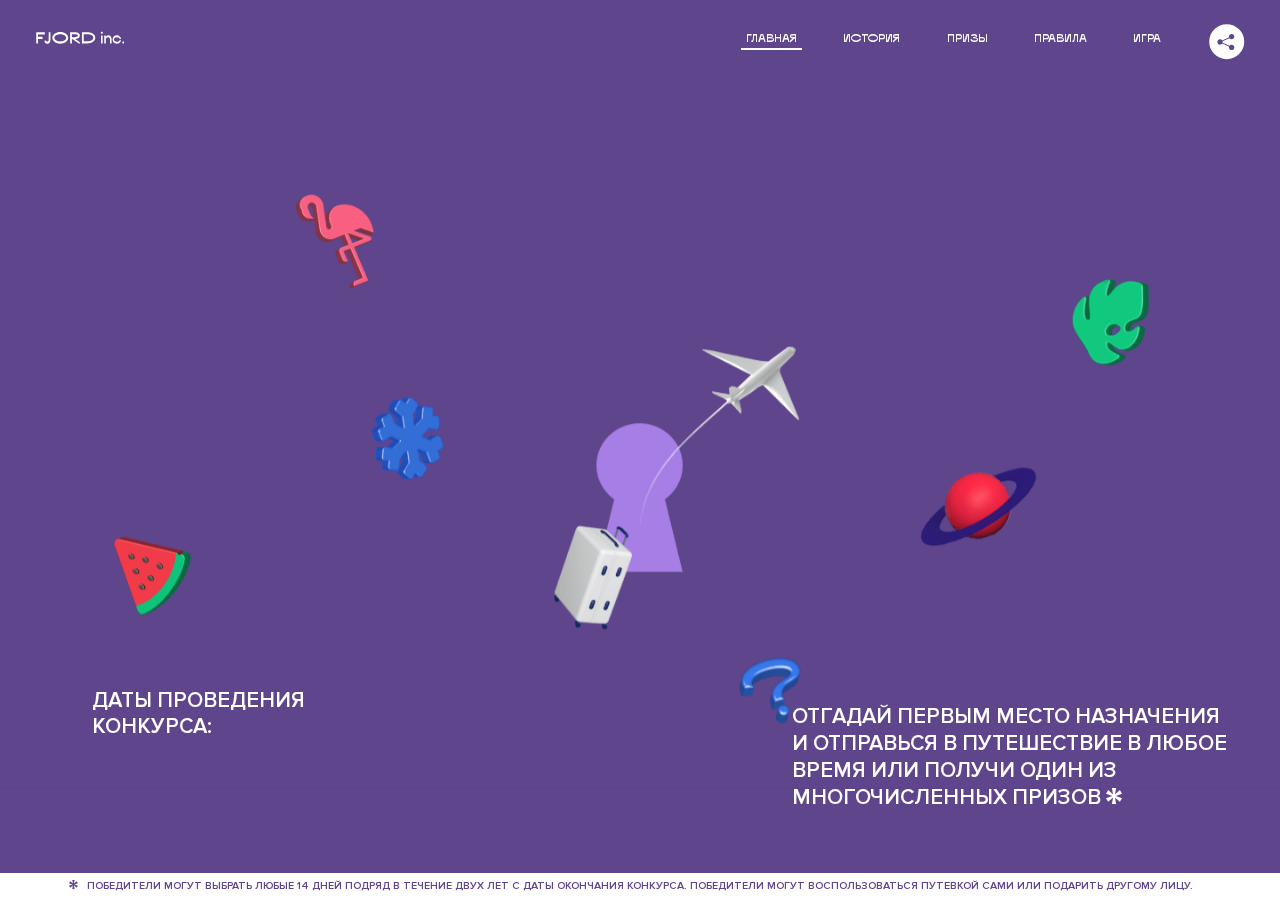
<file: 7/index.html>
<!DOCTYPE html>
<html lang="ru">
<head>
  <meta charset="UTF-8">
  <meta name="description" content="">
  <meta name="viewport" content="width=device-width, initial-scale=1.0">
  <meta http-equiv="X-UA-Compatible" content="ie=edge">
  <title>Mysterious Vacation</title>
<link href="css/style.min.css" rel="stylesheet">  <base href="https://htmlacademy-animation.github.io/149336-magic-vacation-1/7/">
</head>
<body>

  <header class="page-header js-header">
    <div class="page-header__wrapper">
      <a href="#" class="page-header__logo" aria-label="Перейти на страницу FJORD.Inc">
        <svg width="100" height="15" viewBox="0 0 100 15" fill="none" xmlns="http://www.w3.org/2000/svg">
          <path d="M0.26 1.4V14H2.276V8.906H7.334V6.44H2.276V3.848H9.872V1.4H0.26ZM12.733 14.36C15.127 14.36 16.243 12.65 16.243 9.5V1.4H14.263V8.96C14.263 11.21 13.723 11.876 12.733 11.876C11.833 11.876 11.473 11.3 11.347 10.58L9.36702 10.94C9.63702 13.046 10.663 14.36 12.733 14.36ZM18.3918 7.7C18.3918 11.372 22.3878 14.36 27.3198 14.36C32.2518 14.36 36.2478 11.372 36.2478 7.7C36.2478 4.028 32.2518 1.04 27.3198 1.04C22.3878 1.04 18.3918 4.028 18.3918 7.7ZM20.6058 7.7C20.6058 5.378 23.6118 3.524 27.3198 3.524C30.9918 3.524 33.9798 5.378 33.9798 7.7C33.9798 10.004 30.9918 11.858 27.3198 11.858C23.6118 11.858 20.6058 10.004 20.6058 7.7ZM40.403 14V8.906H40.799L49.079 14.702V12.38L44.039 8.906H44.201C47.999 8.906 49.277 7.304 49.277 5.162C49.277 3.092 47.999 1.4 44.201 1.4H38.387V14H40.403ZM43.535 3.722C45.785 3.722 47.045 4.136 47.045 5.432C47.045 6.764 45.785 7.034 43.535 7.034H40.403V3.722H43.535ZM51.6936 1.382V14H57.8676C62.7456 14 66.7236 11.534 66.7236 7.7C66.7236 3.848 62.7456 1.382 57.8676 1.382H51.6936ZM53.7096 11.624V3.722H57.5436C61.5396 3.722 64.4916 5.018 64.4916 7.7C64.4916 10.238 61.5396 11.624 57.5436 11.624H53.7096ZM73.1832 14.018H74.9832V5H73.1832V14.018ZM72.9132 1.976C72.9132 2.57 73.3992 3.092 74.0832 3.092C74.7492 3.092 75.2352 2.57 75.2352 1.976C75.2352 1.382 74.7672 0.805999 74.0832 0.805999C73.3812 0.805999 72.9132 1.382 72.9132 1.976ZM76.7867 14H78.5687V9.104C78.7487 8.006 79.5947 6.962 81.0887 6.962C82.1147 6.962 83.2667 7.448 83.2667 9.554V14H85.0487V9.014C85.0487 6.152 83.2307 4.73 81.3587 4.73C79.9187 4.73 79.0727 5.558 78.5687 6.854V5H76.7867V14ZM90.9898 14.27C93.5098 14.27 95.3818 12.506 95.7238 10.328H94.0498C93.7258 11.3 92.6998 12.02 90.9898 12.02C88.8478 12.02 87.7678 10.922 87.7678 9.59C87.7678 8.24 88.8478 6.962 90.9898 6.962C92.7538 6.962 93.7978 7.844 94.0858 8.924H95.7418C95.4358 6.71 93.6178 4.73 90.9898 4.73C88.0918 4.73 86.1298 7.124 86.1298 9.59C86.1298 12.074 88.1278 14.27 90.9898 14.27ZM97.0693 12.938C97.0693 13.658 97.5553 14.144 98.2753 14.144C98.9953 14.144 99.4813 13.658 99.4813 12.938C99.4813 12.2 98.9953 11.714 98.2753 11.714C97.5553 11.714 97.0693 12.2 97.0693 12.938Z" fill="currentColor"></path>
        </svg>
      </a>
      <button class="page-header__toggler js-menu-toggler" type="button" aria-label="Управление мобильным меню"><span>Меню</span></button>
      <nav class="page-header__nav">
        <div class="page-header__menu js-menu" id="menu">
          <ul>
            <li>
              <a class="js-menu-link active" href="#top" data-href="top">главная</a>
            </li>
            <li>
              <a class="js-menu-link" href="#story" data-href="story">история</a>
            </li>
            <li>
              <a class="js-menu-link" href="#prizes" data-href="prizes">призы</a>
            </li>
            <li>
              <a class="js-menu-link" href="#rules" data-href="rules">правила</a>
            </li>
            <li>
              <a class="js-menu-link" href="#game" data-href="game">игра</a>
            </li>
          </ul>
        </div>
        <div class="page-header__social">
          <div class="social-block js-social-block">
            <button class="social-block__toggler" aria-label="Управлять блоком с социальными кнопками">
              <svg width="26" height="22" viewBox="0 0 27 22" fill="none" xmlns="http://www.w3.org/2000/svg">
                <path d="M19.6721 7.43664C21.6273 7.43664 23.213 5.85095 23.213 3.89566C23.213 1.94037 21.6273 0.354675 19.6721 0.354675C17.7168 0.354675 16.1311 1.94037 16.1311 3.89566C16.1311 4.19968 16.1728 4.49178 16.2458 4.77345L7.21751 8.95527C6.57519 8.05214 5.52303 7.46049 4.33078 7.46049C2.37549 7.46049 0.789795 9.04618 0.789795 11.0015C0.789795 12.9568 2.37549 14.5425 4.33078 14.5425C5.52303 14.5425 6.57668 13.9508 7.21751 13.0477L16.2458 17.2295C16.1743 17.5112 16.1311 17.8033 16.1311 18.1073C16.1311 20.0626 17.7168 21.6483 19.6721 21.6483C21.6273 21.6483 23.213 20.0626 23.213 18.1073C23.213 16.152 21.6273 14.5663 19.6721 14.5663C18.4798 14.5663 17.4262 15.158 16.7853 16.0611L7.75701 11.8793C7.82854 11.5976 7.87176 11.3055 7.87176 11.0015C7.87176 10.6974 7.83003 10.4053 7.75701 10.1237L16.7853 5.94186C17.4262 6.84499 18.4783 7.43664 19.6721 7.43664Z" fill="currentColor"></path>
              </svg>
            </button>
            <ul class="social-block__list">
              <li>
                <a class="social-block__link social-block__link--fb" href="#" aria-label="Мы на Facebook">
                  <svg width="8" height="17" viewBox="0 0 8 17" fill="none" xmlns="http://www.w3.org/2000/svg">
                    <path d="M4.24646 16.9899H1.09275L1.05793 8.49828H0V5.30707H1.05793V3.81124C1.05793 1.42084 2.57654 0 5.21735 0H7.41758V3.18585H5.30841C4.28262 3.18585 4.2478 3.48582 4.2478 4.24914V5.30707H7.42964L7.16716 8.49828H4.2478V16.9899H4.24646Z" fill="currentColor"></path>
                  </svg>
                </a>
              </li>
              <li>
                <a class="social-block__link social-block__link--insta" href="#" aria-label="Мы в Instagram">
                  <svg width="15" height="15" viewBox="0 0 15 15" fill="none" xmlns="http://www.w3.org/2000/svg">
                    <path d="M11.0197 0H4.19806C2.14246 0 0.471191 1.66993 0.471191 3.72285V10.5499C0.471191 12.6082 2.14112 14.2727 4.19806 14.2727H11.0197C13.0753 14.2727 14.7466 12.6082 14.7466 10.5499V3.72285C14.7466 1.67127 13.0753 0 11.0197 0ZM11.0197 12.4849H4.19806C3.13076 12.4849 2.26432 11.6158 2.26432 10.5512V3.72419C2.26432 2.65956 3.13076 1.79715 4.19806 1.79715H11.0197C12.087 1.79715 12.9535 2.6609 12.9535 3.72419V10.5512C12.9535 11.6145 12.087 12.4849 11.0197 12.4849Z" fill="currentColor"></path>
                    <path d="M7.60887 3.11084C5.38989 3.11084 3.58203 4.9187 3.58203 7.14036C3.58203 9.35532 5.38989 11.1645 7.60887 11.1645C9.83053 11.1645 11.6357 9.35666 11.6357 7.14036C11.6357 4.9187 9.83053 3.11084 7.60887 3.11084ZM7.60887 9.36871C6.37551 9.36871 5.37784 8.37372 5.37784 7.14036C5.37784 5.90699 6.37551 4.90665 7.60887 4.90665C8.83822 4.90665 9.84259 5.90833 9.84259 7.14036C9.84392 8.37238 8.83822 9.36871 7.60887 9.36871Z" fill="currentColor"></path>
                    <path d="M11.3573 2.35962C10.8256 2.35962 10.3931 2.79752 10.3931 3.32381C10.3931 3.85546 10.8256 4.29336 11.3573 4.29336C11.8862 4.29336 12.3215 3.85546 12.3215 3.32381C12.3215 2.79752 11.8862 2.35962 11.3573 2.35962Z" fill="currentColor"></path>
                  </svg>
                </a>
              </li>
              <li>
                <a class="social-block__link social-block__link--vk" href="#" aria-label="Мы ВКонтакте">
                  <svg width="17" height="10" viewBox="0 0 17 10" fill="none" xmlns="http://www.w3.org/2000/svg">
                    <path d="M14.1234 4.9002C14.1234 4.9002 16.3623 1.72708 16.5866 0.680242C16.6595 0.312285 16.4947 0.103188 16.1069 0.103188C16.1069 0.103188 14.8193 0.103188 14.168 0.103188C13.7235 0.103188 13.5587 0.293278 13.4235 0.579768C13.4235 0.579768 12.3724 2.82553 11.0969 4.24712C10.6861 4.70333 10.4781 4.84318 10.2511 4.84318C10.0646 4.84318 9.98625 4.6911 9.98625 4.27834V0.649016C9.98625 0.147997 9.92545 0.00135496 9.5066 0.00135496H6.39628C6.15578 0.00135496 6.0085 0.134417 6.0085 0.324506C6.0085 0.801084 6.73406 0.908351 6.73406 2.20231V4.87305C6.73406 5.40529 6.70569 5.61575 6.45303 5.61575C5.78016 5.61575 4.19528 3.30618 3.30623 0.678887C3.12923 0.145282 2.93737 0 2.43475 0H0.486409C0.205373 0 0 0.190085 0 0.476576C0 0.991172 0.60666 3.40801 2.99277 6.64358C4.59927 8.8201 6.70569 10 8.60269 10C9.76196 10 10.0416 9.80312 10.0416 9.31432V7.63883C10.0416 7.22607 10.2065 7.04956 10.4429 7.04956C10.7078 7.04956 11.1847 7.13238 12.2805 8.22268C13.5843 9.47862 13.6762 10 14.3896 10H16.5676C16.7919 10 17 9.89273 17 9.52342C17 9.02919 16.3623 8.15343 15.384 7.10659C14.9801 6.56755 14.3302 5.98914 14.1248 5.72301C13.8275 5.40801 13.9154 5.23014 14.1234 4.9002Z" fill="currentColor"></path>
                  </svg>
                </a>
              </li>
            </ul>
          </div>
        </div>
      </nav>
    </div>
  </header>

  <main class="page-content">

    <section class="animation-screen"></section>

    <section class="screen screen--hidden screen--intro js-scrollspy" id="top">
      <div class="screen__wrapper">
        <div class="intro">
          <h1 class="intro__title">Таинственный отпуск</h1>
          <div class="intro__content">
            <div class="intro__info">
              <p class="intro__label">Даты проведения конкурса:</p>
              <p class="intro__date">01 — 31.05 / 2020</p>
            </div>
            <div class="intro__message">
              <p>
                Отгадай первым место назначения и&nbsp;отправься в&nbsp;путешествие в&nbsp;любое время или получи один из многочисленных призов
                <svg width="16" height="16" viewBox="0 0 10 10" fill="none" xmlns="http://www.w3.org/2000/svg">
                  <path d="M0 6.35337L3.90271 4.99012L0 3.64663L1.34615 1.32374L4.44287 4.01073L3.67364 0H6.34615L5.57692 4.01073L8.65385 1.32374L10 3.64663L6.13405 4.99012L10 6.35337L8.65385 8.65651L5.57692 5.98927L6.34615 10H3.67364L4.44287 5.96952L1.34615 8.65651L0 6.35337Z" fill="currentColor"></path>
                </svg>
              </p>
            </div>
          </div>
        </div>
      </div>
      <div class="screen__footer js-footer">
        <button class="screen__footer-enlarge js-footer-toggler" type="button" aria-label="Показать сообщение">
          <svg width="10" height="10" viewBox="0 0 10 10" fill="none" xmlns="http://www.w3.org/2000/svg">
            <path d="M0 6.35337L3.90271 4.99012L0 3.64663L1.34615 1.32374L4.44287 4.01073L3.67364 0H6.34615L5.57692 4.01073L8.65385 1.32374L10 3.64663L6.13405 4.99012L10 6.35337L8.65385 8.65651L5.57692 5.98927L6.34615 10H3.67364L4.44287 5.96952L1.34615 8.65651L0 6.35337Z" fill="currentColor"></path>
          </svg>
        </button>
        <button class="screen__footer-collapse js-footer-toggler" type="button" aria-label="Скрыть сообщение">
          <svg width="13" height="13" viewBox="0 0 13 13" fill="none" xmlns="http://www.w3.org/2000/svg">
            <line x1="12.3536" y1="0.353553" x2="0.738349" y2="11.9688" stroke="currentColor"></line>
            <line x1="0.738319" y1="0.539925" x2="12.3535" y2="12.1551" stroke="currentColor"></line>
          </svg>
        </button>
        <div class="screen__footer-wrapper">
          <div class="screen__footer-announce">
            <p class="screen__footer-label">Даты проведения конкурса:</p>
            <p class="screen__footer-date">01 — 31.05 / 2020</p>
          </div>
          <div class="screen__footer-note">
            <p>
              <svg width="10" height="10" viewBox="0 0 10 10" fill="none" xmlns="http://www.w3.org/2000/svg">
                <path d="M0 6.35337L3.90271 4.99012L0 3.64663L1.34615 1.32374L4.44287 4.01073L3.67364 0H6.34615L5.57692 4.01073L8.65385 1.32374L10 3.64663L6.13405 4.99012L10 6.35337L8.65385 8.65651L5.57692 5.98927L6.34615 10H3.67364L4.44287 5.96952L1.34615 8.65651L0 6.35337Z" fill="currentColor"></path>
              </svg>
              <span>Победители могут выбрать любые 14 дней подряд в&nbsp;течение двух лет с&nbsp;даты окончания конкурса. Победители могут воспользоваться путевкой сами или подарить другому лицу.</span>
            </p>
          </div>
        </div>
      </div>
    </section>

    <section class="screen screen--hidden screen--story js-scrollspy" id="story">

      <div class="slider swiper-container js-slider">

        <div class="swiper-wrapper">

          <div class="slider__item swiper-slide">
            <h2 class="slider__item-title">История</h2>
            <p class="slider__item-text">Джеймс Таргет был основателем компании &laquo;Fjord Inc.&raquo;. С&nbsp;1965 года &laquo;Fjord Inc.&raquo; прославилась надёжными и&nbsp;удобными чемоданами и&nbsp;аксессуарами для туристов.</p>
          </div>

          <div class="slider__item swiper-slide">
            <p class="slider__item-text">Когда Джеймсу было 7&nbsp;лет, в&nbsp;их&nbsp;доме гостил дядюшка и&nbsp;развлекал детей рассказами о&nbsp;своей поездке в&nbsp;место, показавшееся малышу Таргету невероятным. Тогда Джеймс решил, что однажды посетит его, но&nbsp;не&nbsp;будет рассказывать о&nbsp;мечте, пока не&nbsp;осуществит.</p>
          </div>

          <div class="slider__item swiper-slide">
            <p class="slider__item-text">Джеймс Таргет стал увлеченным путешественником. Он&nbsp;посетил 5&nbsp;континентов, 126&nbsp;стран.</p>
          </div>

          <div class="slider__item swiper-slide">
            <p class="slider__item-text">Он&nbsp;сплавлялся по&nbsp;Амазонке и&nbsp;погружался в&nbsp;пещеры Франции, медитировал в&nbsp;горах Тибета и&nbsp;пожимал руку вождя племени Акугауа.</p>
          </div>

          <div class="slider__item swiper-slide">
            <p class="slider__item-text">Из&nbsp;своих поездок Джеймс Таргет привозил идеи, как сделать свои чемоданы &laquo;Fjord Inc.&raquo; удобными и&nbsp;приспособленными к&nbsp;разным дорожным условиям.</p>
          </div>

          <div class="slider__item swiper-slide">
            <p class="slider__item-text">Всё это время Джеймс не&nbsp;оставлял идею поездки своей мечты. Однако, как только он&nbsp;брался за&nbsp;планирование, возникали препятствия, не&nbsp;позволяющие отправиться туда.</p>
          </div>

          <div class="slider__item swiper-slide">
            <p class="slider__item-text">В&nbsp;возрасте 67&nbsp;лет Джеймс Таргет попал под лавину и&nbsp;погиб. В&nbsp;своём завещании он&nbsp;поручил отправить в&nbsp;заветное путешествие трёх смельчаков, единых с&nbsp;ним духом.</p>
          </div>

          <div class="slider__item swiper-slide">
            <p class="slider__item-text">Тех, кто сможет узнать таинственное место, задавая вопросы специально обученному ИИ&nbsp;&laquo;Соне&raquo;, ждет фантастическое путешествие.</p>
          </div>
        </div>
        <div class="slider__controls">
          <button class="slider__control slider__control--prev js-control-prev" type="button" aria-label="Показать предыдущую историю">
            <svg width="12" height="22" viewBox="0 0 12 22" fill="none" xmlns="http://www.w3.org/2000/svg">
              <path d="M11 1L1 11L11 21" stroke="currentColor" stroke-width="2" stroke-linejoin="round"></path>
            </svg>
          </button>
          <button class="slider__control slider__control--next js-control-next" type="button" aria-label="Показать следующую историю">
            <svg width="12" height="22" viewBox="0 0 12 22" fill="none" xmlns="http://www.w3.org/2000/svg">
              <path d="M1 1L11 11L1 21" stroke="currentColor" stroke-width="2" stroke-linejoin="round"></path>
            </svg>
          </button>
        </div>
        <div class="slider__pagination swiper-pagination"></div>
      </div>
    </section>

    <section class="screen screen--hidden screen--prizes js-scrollspy" id="prizes">
      <div class="screen__wrapper">
        <div class="prizes">
          <h2 class="prizes__title">ПРизы</h2>
          <div class="prizes__lead">
            <p>Найди ответ и&nbsp;получи один из&nbsp;призов:</p>
          </div>
          <ul class="prizes__list">
            <li class="prizes__item prizes__item--journeys">
              <div class="prizes__icon">
                <picture>
                  <img src="img/primary-award.svg" alt="">
                </picture>
              </div>
              <p class="prizes__desc">
                <b>3</b>
                <span>загадочных путешествия</span>
              </p>
            </li>
            <li class="prizes__item prizes__item--cases">
              <div class="prizes__icon">
                <picture>
                  <source srcset="img/prize2-mob.svg" media="(orientation: portrait)">
                  <img src="img/prize2.svg" alt="">
                </picture>
              </div>
              <p class="prizes__desc">
                <b>7</b>
                <span>надежных чемоданов</span>
              </p>
            </li>
            <li class="prizes__item prizes__item--codes">
              <div class="prizes__icon">
                <picture>
                  <source srcset="img/prize3-mob.svg" media="(orientation: portrait)">
                  <img src="img/prize3.svg" alt="">
                </picture>
              </div>
              <p class="prizes__desc">
                <b>900</b>
                <span>
                  промокодов на&nbsp;скидку 15%
                  <svg width="10" height="10" viewBox="0 0 10 10" fill="none" xmlns="http://www.w3.org/2000/svg">
                    <path d="M0 6.35337L3.90271 4.99012L0 3.64663L1.34615 1.32374L4.44287 4.01073L3.67364 0H6.34615L5.57692 4.01073L8.65385 1.32374L10 3.64663L6.13405 4.99012L10 6.35337L8.65385 8.65651L5.57692 5.98927L6.34615 10H3.67364L4.44287 5.96952L1.34615 8.65651L0 6.35337Z" fill="currentColor"></path>
                  </svg>
                </span>
              </p>
            </li>
          </ul>
        </div>
      </div>
      <div class="screen__footer js-footer">
        <button class="screen__footer-enlarge js-footer-toggler" type="button" aria-label="Показать сообщение">
          <svg width="10" height="10" viewBox="0 0 10 10" fill="none" xmlns="http://www.w3.org/2000/svg">
            <path d="M0 6.35337L3.90271 4.99012L0 3.64663L1.34615 1.32374L4.44287 4.01073L3.67364 0H6.34615L5.57692 4.01073L8.65385 1.32374L10 3.64663L6.13405 4.99012L10 6.35337L8.65385 8.65651L5.57692 5.98927L6.34615 10H3.67364L4.44287 5.96952L1.34615 8.65651L0 6.35337Z" fill="currentColor"></path>
          </svg>
        </button>
        <button class="screen__footer-collapse js-footer-toggler" type="button" aria-label="Скрыть сообщение">
          <svg width="13" height="13" viewBox="0 0 13 13" fill="none" xmlns="http://www.w3.org/2000/svg">
            <line x1="12.3536" y1="0.353553" x2="0.738349" y2="11.9688" stroke="currentColor"></line>
            <line x1="0.738319" y1="0.539925" x2="12.3535" y2="12.1551" stroke="currentColor"></line>
          </svg>
        </button>
        <div class="screen__footer-wrapper">
          <div class="screen__footer-announce">
            <p class="screen__footer-label">Даты проведения конкурса:</p>
            <p class="screen__footer-date">01 — 31.05 / 2020</p>
          </div>
          <div class="screen__footer-note">
            <p>
              <svg width="10" height="10" viewBox="0 0 10 10" fill="none" xmlns="http://www.w3.org/2000/svg">
                <path d="M0 6.35337L3.90271 4.99012L0 3.64663L1.34615 1.32374L4.44287 4.01073L3.67364 0H6.34615L5.57692 4.01073L8.65385 1.32374L10 3.64663L6.13405 4.99012L10 6.35337L8.65385 8.65651L5.57692 5.98927L6.34615 10H3.67364L4.44287 5.96952L1.34615 8.65651L0 6.35337Z" fill="currentColor"></path>
              </svg>
              <span>Скидка&nbsp;15% на&nbsp;единоразовое приобретение путёвки с&nbsp;1&nbsp;июня 2020 по&nbsp;31&nbsp;мая 2022&nbsp;года. Суммируется с&nbsp;другими акциями</span>
            </p>
          </div>
        </div>
      </div>
    </section>

    <section class="screen screen--hidden screen--rules js-scrollspy" id="rules">
      <div class="screen__wrapper">
        <div class="rules">
          <h2 class="rules__title">Правила</h2>
          <div class="rules__lead">
            <p>Для того чтобы получить наследство Джеймса Таргета, тебе нужно выведать у&nbsp;&laquo;Сони&raquo;, куда предстоит отправиться тебе в&nbsp;случае победы</p>
          </div>
          <ol class="rules__list">
            <li class="rules__item">
              <p>Тебе отводится <br>5&nbsp;минут</p>
            </li>
            <li class="rules__item">
              <p>Задавай любые вопросы в&nbsp;текстовом поле</p>
            </li>
            <li class="rules__item">
              <p>Нажимай кнопку &laquo;Узнать&raquo;, чтобы получить ответ</p>
            </li>
            <li class="rules__item">
              <p>&laquo;Соня&raquo; может отвечать только&nbsp;Да или Нет</p>
            </li>
          </ol>
          <a href="#game" class="rules__link btn">Погнали!</a>
        </div>
      </div>
      <div class="screen__disclaimer">
        <div class="disclaimer">
          <ul>
            <li>
              <a href="#">Правовая информация</a>
            </li>
            <li>
              <a href="#">Подробные правила</a>
            </li>
          </ul>
        </div>
      </div>
    </section>

    <section class="screen screen--hidden screen--game js-scrollspy" id="game">
      <div class="screen__wrapper">
        <div class="game">
          <div class="game__header">
            <h2 class="game__title">Игра</h2>
            <div class="game__counter">
              <span>05</span>:<span>00</span>
            </div>
          </div>
          <div class="game__body">
            <div class="chat">
              <div class="chat__body js-chat">
                <ul class="chat__list" id="messages"></ul>
              </div>
              <div class="chat__footer">
                <form action="#" method="post" class="form" id="message-form">
                  <label for="message-field" class="visually-hidden">Поле для ввода вопроса</label>
                  <input type="text" class="form__field" id="message-field" placeholder="Задай вопрос">
                  <button class="form__button btn">
                    Узнать
                    <svg width="18" height="19" viewBox="0 0 18 19" fill="none" xmlns="http://www.w3.org/2000/svg">
                      <path stroke="currentColor" stroke-width="2" d="M9 19V1"></path>
                      <path d="M1 9l8-8 8 8" stroke="currentColor" stroke-width="2" stroke-linejoin="round"></path>
                    </svg>
                  </button>
                </form>
              </div>
            </div>
          </div>
          <!-- временные кнопки для показа результата -->
          <div class="game__buttons">
            <button class="game__button btn js-show-result" type="button" data-target="result">Положительный результат</button>
            <button class="game__button btn js-show-result" type="button" data-target="result2">Положительный результат - 2</button>
            <button class="game__button btn js-show-result" type="button" data-target="result3">Отрицательный результат</button>
          </div>
        </div>
      </div>
    </section>

    <section class="screen screen--hidden screen--result" id="result">
      <div class="screen__wrapper">
        <div class="result result--trip">
          <div class="result__image">
            <picture>
              <source srcset="img/result1-mob.png 1x, img/result1-mob@2x.png 2x" media="(max-width: 768px) and (orientation: portrait)">
              <img src="img/result1.png" srcset="img/result1@2x.png 2x" alt="">
            </picture>
          </div>
          <h2 class="result__title">
            <span class="visually-hidden">ПОбеда!</span>
            <svg xmlns="http://www.w3.org/2000/svg" viewBox="0 0 568.85 109.24">
              <path d="M16,24.44V92H2.6V8H75V92H61.52V24.44H16Z" transform="translate(-2.1 -1.5)" fill="none" stroke="currentColor"></path>
              <path d="M148.76,5.6c32.88,0,59.52,19.92,59.52,44.4s-26.64,44.4-59.52,44.4S89.24,74.48,89.24,50,115.88,5.6,148.76,5.6Zm0,72.12c24.48,0,44.4-12.36,44.4-27.72s-19.92-27.84-44.4-27.84C124,22.16,104,34.52,104,50S124,77.72,148.76,77.72Z" transform="translate(-2.1 -1.5)" fill="none" stroke="currentColor"></path>
              <path d="M287.36,8V24.44H236v14.4h25.32c25.44,0,34,11.16,34,26.52,0,15.6-8.52,26.64-34,26.64H222.56V8h64.8ZM256.88,76.52c15.12,0,23.52-2,23.52-11.52S272,54.44,256.88,54.44H236V76.52h20.88Z" transform="translate(-2.1 -1.5)" fill="none" stroke="currentColor"></path>
              <path d="M371.47,8V24.44H320.84V41.6h33.6V58h-33.6V75.56h50.64V92H307.4V8h64.08Z" transform="translate(-2.1 -1.5)" fill="none" stroke="currentColor"></path>
              <path d="M382.39,110.24V75.56h7.44c4.56-4.68,7.8-18.36,8.76-56L399,8h48.6V75.56h10v34.68H442.87V92H397v18.24H382.39Zm51.72-34.68V24.44H411.55v3.12c-0.48,22.44-3.24,37.68-7.2,48h29.76Z" transform="translate(-2.1 -1.5)" fill="none" stroke="currentColor"></path>
              <path d="M463.75,92l28-84h27.12l28.08,84H533.47l-7.8-23.52h-37.8L480.07,92H463.75Zm56.64-40L507,11.84,493.51,52h26.88Z" transform="translate(-2.1 -1.5)" fill="none" stroke="currentColor"></path>
              <path d="M554.12,70.4L555.55,2H569l1.44,68.4H554.12Zm8.28,6.36c4.8,0,8,3.24,8,8.16a8,8,0,1,1-16.08,0C554.35,80,557.59,76.76,562.39,76.76Z" transform="translate(-2.1 -1.5)" fill="none" stroke="currentColor"></path>
            </svg>
          </h2>
          <div class="result__text">
            <p>ты&nbsp;отправляешься в&nbsp;Арктику!</p>
          </div>
          <div class="result__form">
            <form action="#" method="post" class="form form--result">
              <label for="email-field" class="form__label">зарегистрируй результат</label>
              <input type="email" class="form__field" id="email-field" placeholder="e-mail для регистации результата и получения приза" required="">
              <button class="form__button btn">
                отправить
                <svg width="18" height="19" viewBox="0 0 18 19" fill="none" xmlns="http://www.w3.org/2000/svg">
                  <path stroke="currentColor" stroke-width="2" d="M9 19V1"></path>
                  <path d="M1 9l8-8 8 8" stroke="currentColor" stroke-width="2" stroke-linejoin="round"></path>
                </svg>
              </button>
            </form>
          </div>
        </div>
      </div>
    </section>

    <section class="screen screen--hidden screen--result" id="result2">
      <div class="screen__wrapper">
        <div class="result result--prize">
          <div class="result__image">
            <picture class="result__image-leaf1">
              <img src="img/leaf_blue_1.png" alt="">
            </picture>
            <picture class="result__image-leaf2">
              <img src="img/leaf_blue_2.png" alt="">
            </picture>
            <picture class="result__image-green">
              <img src="img/leaf_green.png" alt="">
            </picture>
            <picture class="result__image-suitcase">
              <img src="img/suitcase.png" alt="">
            </picture>
            <picture class="result__image-flamingo">
              <img src="img/flamingo.png" alt="">
            </picture>
          </div>
          <h2 class="result__title">
            <span class="visually-hidden">ПОбеда!</span>
            <svg xmlns="http://www.w3.org/2000/svg" viewBox="0 0 568.85 109.24">
              <path d="M16,24.44V92H2.6V8H75V92H61.52V24.44H16Z" transform="translate(-2.1 -1.5)" fill="none" stroke="currentColor"></path>
              <path d="M148.76,5.6c32.88,0,59.52,19.92,59.52,44.4s-26.64,44.4-59.52,44.4S89.24,74.48,89.24,50,115.88,5.6,148.76,5.6Zm0,72.12c24.48,0,44.4-12.36,44.4-27.72s-19.92-27.84-44.4-27.84C124,22.16,104,34.52,104,50S124,77.72,148.76,77.72Z" transform="translate(-2.1 -1.5)" fill="none" stroke="currentColor"></path>
              <path d="M287.36,8V24.44H236v14.4h25.32c25.44,0,34,11.16,34,26.52,0,15.6-8.52,26.64-34,26.64H222.56V8h64.8ZM256.88,76.52c15.12,0,23.52-2,23.52-11.52S272,54.44,256.88,54.44H236V76.52h20.88Z" transform="translate(-2.1 -1.5)" fill="none" stroke="currentColor"></path>
              <path d="M371.47,8V24.44H320.84V41.6h33.6V58h-33.6V75.56h50.64V92H307.4V8h64.08Z" transform="translate(-2.1 -1.5)" fill="none" stroke="currentColor"></path>
              <path d="M382.39,110.24V75.56h7.44c4.56-4.68,7.8-18.36,8.76-56L399,8h48.6V75.56h10v34.68H442.87V92H397v18.24H382.39Zm51.72-34.68V24.44H411.55v3.12c-0.48,22.44-3.24,37.68-7.2,48h29.76Z" transform="translate(-2.1 -1.5)" fill="none" stroke="currentColor"></path>
              <path d="M463.75,92l28-84h27.12l28.08,84H533.47l-7.8-23.52h-37.8L480.07,92H463.75Zm56.64-40L507,11.84,493.51,52h26.88Z" transform="translate(-2.1 -1.5)" fill="none" stroke="currentColor"></path>
              <path d="M554.12,70.4L555.55,2H569l1.44,68.4H554.12Zm8.28,6.36c4.8,0,8,3.24,8,8.16a8,8,0,1,1-16.08,0C554.35,80,557.59,76.76,562.39,76.76Z" transform="translate(-2.1 -1.5)" fill="none" stroke="currentColor"></path>
            </svg>
          </h2>
          <div class="result__text">
            <p>чемодан &laquo;Fjord&nbsp;Inc.&raquo;&nbsp;твой</p>
          </div>
          <div class="result__form">
            <form action="#" method="post" class="form form--result">
              <label for="email-field2" class="form__label">зарегистрируй результат</label>
              <input type="email" class="form__field" id="email-field2" placeholder="e-mail для регистации результата и получения приза" required="">
              <button class="form__button btn">
                отправить
                <svg width="18" height="19" viewBox="0 0 18 19" fill="none" xmlns="http://www.w3.org/2000/svg">
                  <path stroke="currentColor" stroke-width="2" d="M9 19V1"></path>
                  <path d="M1 9l8-8 8 8" stroke="currentColor" stroke-width="2" stroke-linejoin="round"></path>
                </svg>
              </button>
            </form>
          </div>
        </div>
      </div>
    </section>

    <section class="screen screen--hidden screen--result" id="result3">
      <div class="screen__wrapper">
        <div class="result result--negative">
          <div class="result__image">
            <picture>
              <source srcset="img/result3-mob.png 1x, img/result3-mob@2x.png 2x" media="(max-width: 768px) and (orientation: portrait)">
              <img src="img/result3.png" srcset="img/result3@2x.png 2x" alt="">
            </picture>
          </div>
          <h2 class="result__title">
            <span class="visually-hidden">Не угадал!</span>
            <svg xmlns="http://www.w3.org/2000/svg" viewBox="0 0 660.77 109.24">
              <path d="M2.66,92V8H16.1V42.2H53.3V8H66.74V92H53.3V58.64H16.1V92H2.66Z" transform="translate(-2.16 -1.5)" fill="none" stroke="currentColor"></path>
              <path d="M147.62,8V24.44H97V41.6h33.6V58H97V75.56h50.64V92H83.54V8h64.08Z" transform="translate(-2.16 -1.5)" fill="none" stroke="currentColor"></path>
              <path d="M199.22,8l20.52,42.36L235.34,8h16.44l-31,84H204.38l9.48-25.92L185.78,8h13.44Z" transform="translate(-2.16 -1.5)" fill="none" stroke="currentColor"></path>
              <path d="M273.74,24.44V92H260.3V8h50.16V24.44H273.74Z" transform="translate(-2.16 -1.5)" fill="none" stroke="currentColor"></path>
              <path d="M307.1,92l28-84h27.12l28.08,84H376.82L369,68.48h-37.8L323.42,92H307.1Zm56.64-40L350.3,11.84,336.86,52h26.88Z" transform="translate(-2.16 -1.5)" fill="none" stroke="currentColor"></path>
              <path d="M396.38,110.24V75.56h7.44c4.56-4.68,7.8-18.36,8.76-56L412.94,8h48.6V75.56h10v34.68H456.86V92H411v18.24H396.38ZM448.1,75.56V24.44H425.54v3.12c-0.48,22.44-3.24,37.68-7.2,48H448.1Z" transform="translate(-2.16 -1.5)" fill="none" stroke="currentColor"></path>
              <path d="M477.74,92l28-84h27.12L560.9,92H547.46l-7.8-23.52h-37.8L494.06,92H477.74Zm56.64-40-13.44-40.2L507.5,52h26.88Z" transform="translate(-2.16 -1.5)" fill="none" stroke="currentColor"></path>
              <path d="M568.7,76.88a13.77,13.77,0,0,0,5,1c6.6,0,10.44-6.24,12-58.32L586.22,8h46.2V92H619V24.44H598.82l-0.12,3.12C597.14,81,589,94.4,573.74,94.4a28.55,28.55,0,0,1-6.72-.84Z" transform="translate(-2.16 -1.5)" fill="none" stroke="currentColor"></path>
              <path d="M646.1,70.4L647.54,2H661l1.44,68.4H646.1Zm8.28,6.36c4.8,0,8,3.24,8,8.16a8,8,0,0,1-16.08,0C646.34,80,649.58,76.76,654.38,76.76Z" transform="translate(-2.16 -1.5)" fill="none" stroke="currentColor"></path>
            </svg>
          </h2>
          <button class="result__button js-play" type="button">
            <p class="result__button-text">не сдавайся!</p>
            <span>
              <svg width="27" height="22" viewBox="0 0 27 22" fill="none" xmlns="http://www.w3.org/2000/svg">
                <path d="M10.6899 1.47998C5.42992 1.47998 1.16992 5.73998 1.16992 11C1.16992 16.26 5.42992 20.52 10.6899 20.52C15.9499 20.52 20.2099 16.26 20.2099 11V7.13998" stroke="currentColor" stroke-width="2" stroke-miterlimit="10"></path>
                <path d="M15.1099 12.5099L20.1499 7.13989L25.3099 12.6299" stroke="currentColor" stroke-width="2" stroke-miterlimit="10" stroke-linejoin="round"></path>
              </svg>
            </span>
          </button>
        </div>
      </div>
    </section>

  </main>

<script src="js/script.js"></script></body>
</html>
</file>
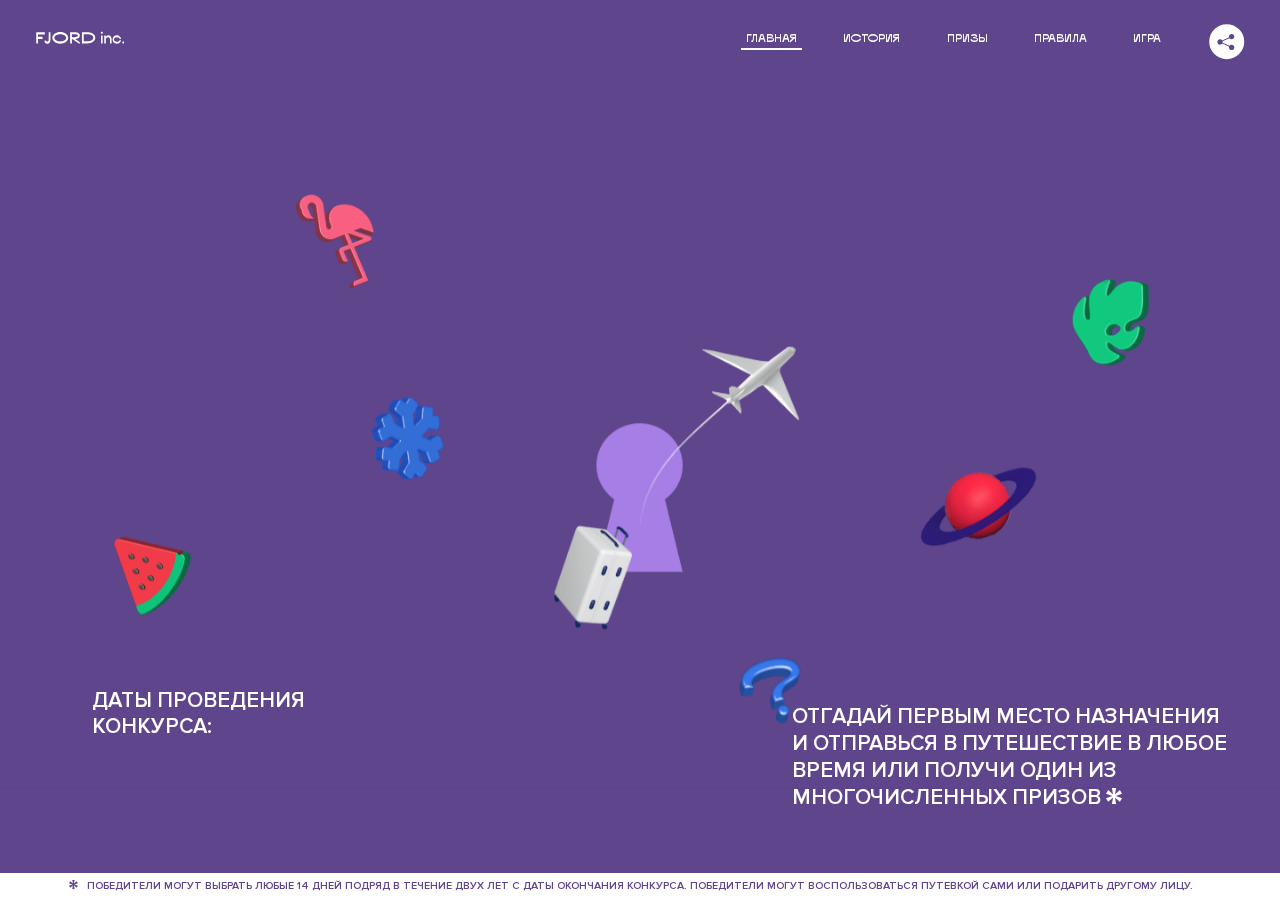
<file: 8/index.html>
<!DOCTYPE html>
<html lang="ru">
<head>
  <meta charset="UTF-8">
  <meta name="description" content="">
  <meta name="viewport" content="width=device-width, initial-scale=1.0">
  <meta http-equiv="X-UA-Compatible" content="ie=edge">
  <title>Mysterious Vacation</title>
<link href="css/style.min.css" rel="stylesheet">  <base href="https://htmlacademy-animation.github.io/149336-magic-vacation-1/8/">
</head>
<body>

  <header class="page-header js-header">
    <div class="page-header__wrapper">
      <a href="#" class="page-header__logo" aria-label="Перейти на страницу FJORD.Inc">
        <svg width="100" height="15" viewBox="0 0 100 15" fill="none" xmlns="http://www.w3.org/2000/svg">
          <path d="M0.26 1.4V14H2.276V8.906H7.334V6.44H2.276V3.848H9.872V1.4H0.26ZM12.733 14.36C15.127 14.36 16.243 12.65 16.243 9.5V1.4H14.263V8.96C14.263 11.21 13.723 11.876 12.733 11.876C11.833 11.876 11.473 11.3 11.347 10.58L9.36702 10.94C9.63702 13.046 10.663 14.36 12.733 14.36ZM18.3918 7.7C18.3918 11.372 22.3878 14.36 27.3198 14.36C32.2518 14.36 36.2478 11.372 36.2478 7.7C36.2478 4.028 32.2518 1.04 27.3198 1.04C22.3878 1.04 18.3918 4.028 18.3918 7.7ZM20.6058 7.7C20.6058 5.378 23.6118 3.524 27.3198 3.524C30.9918 3.524 33.9798 5.378 33.9798 7.7C33.9798 10.004 30.9918 11.858 27.3198 11.858C23.6118 11.858 20.6058 10.004 20.6058 7.7ZM40.403 14V8.906H40.799L49.079 14.702V12.38L44.039 8.906H44.201C47.999 8.906 49.277 7.304 49.277 5.162C49.277 3.092 47.999 1.4 44.201 1.4H38.387V14H40.403ZM43.535 3.722C45.785 3.722 47.045 4.136 47.045 5.432C47.045 6.764 45.785 7.034 43.535 7.034H40.403V3.722H43.535ZM51.6936 1.382V14H57.8676C62.7456 14 66.7236 11.534 66.7236 7.7C66.7236 3.848 62.7456 1.382 57.8676 1.382H51.6936ZM53.7096 11.624V3.722H57.5436C61.5396 3.722 64.4916 5.018 64.4916 7.7C64.4916 10.238 61.5396 11.624 57.5436 11.624H53.7096ZM73.1832 14.018H74.9832V5H73.1832V14.018ZM72.9132 1.976C72.9132 2.57 73.3992 3.092 74.0832 3.092C74.7492 3.092 75.2352 2.57 75.2352 1.976C75.2352 1.382 74.7672 0.805999 74.0832 0.805999C73.3812 0.805999 72.9132 1.382 72.9132 1.976ZM76.7867 14H78.5687V9.104C78.7487 8.006 79.5947 6.962 81.0887 6.962C82.1147 6.962 83.2667 7.448 83.2667 9.554V14H85.0487V9.014C85.0487 6.152 83.2307 4.73 81.3587 4.73C79.9187 4.73 79.0727 5.558 78.5687 6.854V5H76.7867V14ZM90.9898 14.27C93.5098 14.27 95.3818 12.506 95.7238 10.328H94.0498C93.7258 11.3 92.6998 12.02 90.9898 12.02C88.8478 12.02 87.7678 10.922 87.7678 9.59C87.7678 8.24 88.8478 6.962 90.9898 6.962C92.7538 6.962 93.7978 7.844 94.0858 8.924H95.7418C95.4358 6.71 93.6178 4.73 90.9898 4.73C88.0918 4.73 86.1298 7.124 86.1298 9.59C86.1298 12.074 88.1278 14.27 90.9898 14.27ZM97.0693 12.938C97.0693 13.658 97.5553 14.144 98.2753 14.144C98.9953 14.144 99.4813 13.658 99.4813 12.938C99.4813 12.2 98.9953 11.714 98.2753 11.714C97.5553 11.714 97.0693 12.2 97.0693 12.938Z" fill="currentColor"></path>
        </svg>
      </a>
      <button class="page-header__toggler js-menu-toggler" type="button" aria-label="Управление мобильным меню"><span>Меню</span></button>
      <nav class="page-header__nav">
        <div class="page-header__menu js-menu" id="menu">
          <ul>
            <li>
              <a class="js-menu-link active" href="#top" data-href="top">главная</a>
            </li>
            <li>
              <a class="js-menu-link" href="#story" data-href="story">история</a>
            </li>
            <li>
              <a class="js-menu-link" href="#prizes" data-href="prizes">призы</a>
            </li>
            <li>
              <a class="js-menu-link" href="#rules" data-href="rules">правила</a>
            </li>
            <li>
              <a class="js-menu-link" href="#game" data-href="game">игра</a>
            </li>
          </ul>
        </div>
        <div class="page-header__social">
          <div class="social-block js-social-block">
            <button class="social-block__toggler" aria-label="Управлять блоком с социальными кнопками">
              <svg width="26" height="22" viewBox="0 0 27 22" fill="none" xmlns="http://www.w3.org/2000/svg">
                <path d="M19.6721 7.43664C21.6273 7.43664 23.213 5.85095 23.213 3.89566C23.213 1.94037 21.6273 0.354675 19.6721 0.354675C17.7168 0.354675 16.1311 1.94037 16.1311 3.89566C16.1311 4.19968 16.1728 4.49178 16.2458 4.77345L7.21751 8.95527C6.57519 8.05214 5.52303 7.46049 4.33078 7.46049C2.37549 7.46049 0.789795 9.04618 0.789795 11.0015C0.789795 12.9568 2.37549 14.5425 4.33078 14.5425C5.52303 14.5425 6.57668 13.9508 7.21751 13.0477L16.2458 17.2295C16.1743 17.5112 16.1311 17.8033 16.1311 18.1073C16.1311 20.0626 17.7168 21.6483 19.6721 21.6483C21.6273 21.6483 23.213 20.0626 23.213 18.1073C23.213 16.152 21.6273 14.5663 19.6721 14.5663C18.4798 14.5663 17.4262 15.158 16.7853 16.0611L7.75701 11.8793C7.82854 11.5976 7.87176 11.3055 7.87176 11.0015C7.87176 10.6974 7.83003 10.4053 7.75701 10.1237L16.7853 5.94186C17.4262 6.84499 18.4783 7.43664 19.6721 7.43664Z" fill="currentColor"></path>
              </svg>
            </button>
            <ul class="social-block__list">
              <li>
                <a class="social-block__link social-block__link--fb" href="#" aria-label="Мы на Facebook">
                  <svg width="8" height="17" viewBox="0 0 8 17" fill="none" xmlns="http://www.w3.org/2000/svg">
                    <path d="M4.24646 16.9899H1.09275L1.05793 8.49828H0V5.30707H1.05793V3.81124C1.05793 1.42084 2.57654 0 5.21735 0H7.41758V3.18585H5.30841C4.28262 3.18585 4.2478 3.48582 4.2478 4.24914V5.30707H7.42964L7.16716 8.49828H4.2478V16.9899H4.24646Z" fill="currentColor"></path>
                  </svg>
                </a>
              </li>
              <li>
                <a class="social-block__link social-block__link--insta" href="#" aria-label="Мы в Instagram">
                  <svg width="15" height="15" viewBox="0 0 15 15" fill="none" xmlns="http://www.w3.org/2000/svg">
                    <path d="M11.0197 0H4.19806C2.14246 0 0.471191 1.66993 0.471191 3.72285V10.5499C0.471191 12.6082 2.14112 14.2727 4.19806 14.2727H11.0197C13.0753 14.2727 14.7466 12.6082 14.7466 10.5499V3.72285C14.7466 1.67127 13.0753 0 11.0197 0ZM11.0197 12.4849H4.19806C3.13076 12.4849 2.26432 11.6158 2.26432 10.5512V3.72419C2.26432 2.65956 3.13076 1.79715 4.19806 1.79715H11.0197C12.087 1.79715 12.9535 2.6609 12.9535 3.72419V10.5512C12.9535 11.6145 12.087 12.4849 11.0197 12.4849Z" fill="currentColor"></path>
                    <path d="M7.60887 3.11084C5.38989 3.11084 3.58203 4.9187 3.58203 7.14036C3.58203 9.35532 5.38989 11.1645 7.60887 11.1645C9.83053 11.1645 11.6357 9.35666 11.6357 7.14036C11.6357 4.9187 9.83053 3.11084 7.60887 3.11084ZM7.60887 9.36871C6.37551 9.36871 5.37784 8.37372 5.37784 7.14036C5.37784 5.90699 6.37551 4.90665 7.60887 4.90665C8.83822 4.90665 9.84259 5.90833 9.84259 7.14036C9.84392 8.37238 8.83822 9.36871 7.60887 9.36871Z" fill="currentColor"></path>
                    <path d="M11.3573 2.35962C10.8256 2.35962 10.3931 2.79752 10.3931 3.32381C10.3931 3.85546 10.8256 4.29336 11.3573 4.29336C11.8862 4.29336 12.3215 3.85546 12.3215 3.32381C12.3215 2.79752 11.8862 2.35962 11.3573 2.35962Z" fill="currentColor"></path>
                  </svg>
                </a>
              </li>
              <li>
                <a class="social-block__link social-block__link--vk" href="#" aria-label="Мы ВКонтакте">
                  <svg width="17" height="10" viewBox="0 0 17 10" fill="none" xmlns="http://www.w3.org/2000/svg">
                    <path d="M14.1234 4.9002C14.1234 4.9002 16.3623 1.72708 16.5866 0.680242C16.6595 0.312285 16.4947 0.103188 16.1069 0.103188C16.1069 0.103188 14.8193 0.103188 14.168 0.103188C13.7235 0.103188 13.5587 0.293278 13.4235 0.579768C13.4235 0.579768 12.3724 2.82553 11.0969 4.24712C10.6861 4.70333 10.4781 4.84318 10.2511 4.84318C10.0646 4.84318 9.98625 4.6911 9.98625 4.27834V0.649016C9.98625 0.147997 9.92545 0.00135496 9.5066 0.00135496H6.39628C6.15578 0.00135496 6.0085 0.134417 6.0085 0.324506C6.0085 0.801084 6.73406 0.908351 6.73406 2.20231V4.87305C6.73406 5.40529 6.70569 5.61575 6.45303 5.61575C5.78016 5.61575 4.19528 3.30618 3.30623 0.678887C3.12923 0.145282 2.93737 0 2.43475 0H0.486409C0.205373 0 0 0.190085 0 0.476576C0 0.991172 0.60666 3.40801 2.99277 6.64358C4.59927 8.8201 6.70569 10 8.60269 10C9.76196 10 10.0416 9.80312 10.0416 9.31432V7.63883C10.0416 7.22607 10.2065 7.04956 10.4429 7.04956C10.7078 7.04956 11.1847 7.13238 12.2805 8.22268C13.5843 9.47862 13.6762 10 14.3896 10H16.5676C16.7919 10 17 9.89273 17 9.52342C17 9.02919 16.3623 8.15343 15.384 7.10659C14.9801 6.56755 14.3302 5.98914 14.1248 5.72301C13.8275 5.40801 13.9154 5.23014 14.1234 4.9002Z" fill="currentColor"></path>
                  </svg>
                </a>
              </li>
            </ul>
          </div>
        </div>
      </nav>
    </div>
  </header>

  <main class="page-content">

    <section class="animation-screen"></section>

    <section class="screen screen--hidden screen--intro js-scrollspy" id="top">
      <div class="screen__wrapper">
        <div class="intro">
          <h1 class="intro__title">Таинственный отпуск</h1>
          <div class="intro__content">
            <div class="intro__info">
              <p class="intro__label">Даты проведения конкурса:</p>
              <p class="intro__date">01 — 31.05 / 2020</p>
            </div>
            <div class="intro__message">
              <p>
                Отгадай первым место назначения и&nbsp;отправься в&nbsp;путешествие в&nbsp;любое время или получи один из многочисленных призов
                <svg width="16" height="16" viewBox="0 0 10 10" fill="none" xmlns="http://www.w3.org/2000/svg">
                  <path d="M0 6.35337L3.90271 4.99012L0 3.64663L1.34615 1.32374L4.44287 4.01073L3.67364 0H6.34615L5.57692 4.01073L8.65385 1.32374L10 3.64663L6.13405 4.99012L10 6.35337L8.65385 8.65651L5.57692 5.98927L6.34615 10H3.67364L4.44287 5.96952L1.34615 8.65651L0 6.35337Z" fill="currentColor"></path>
                </svg>
              </p>
            </div>
          </div>
        </div>
      </div>
      <div class="screen__footer js-footer">
        <button class="screen__footer-enlarge js-footer-toggler" type="button" aria-label="Показать сообщение">
          <svg width="10" height="10" viewBox="0 0 10 10" fill="none" xmlns="http://www.w3.org/2000/svg">
            <path d="M0 6.35337L3.90271 4.99012L0 3.64663L1.34615 1.32374L4.44287 4.01073L3.67364 0H6.34615L5.57692 4.01073L8.65385 1.32374L10 3.64663L6.13405 4.99012L10 6.35337L8.65385 8.65651L5.57692 5.98927L6.34615 10H3.67364L4.44287 5.96952L1.34615 8.65651L0 6.35337Z" fill="currentColor"></path>
          </svg>
        </button>
        <button class="screen__footer-collapse js-footer-toggler" type="button" aria-label="Скрыть сообщение">
          <svg width="13" height="13" viewBox="0 0 13 13" fill="none" xmlns="http://www.w3.org/2000/svg">
            <line x1="12.3536" y1="0.353553" x2="0.738349" y2="11.9688" stroke="currentColor"></line>
            <line x1="0.738319" y1="0.539925" x2="12.3535" y2="12.1551" stroke="currentColor"></line>
          </svg>
        </button>
        <div class="screen__footer-wrapper">
          <div class="screen__footer-announce">
            <p class="screen__footer-label">Даты проведения конкурса:</p>
            <p class="screen__footer-date">01 — 31.05 / 2020</p>
          </div>
          <div class="screen__footer-note">
            <p>
              <svg width="10" height="10" viewBox="0 0 10 10" fill="none" xmlns="http://www.w3.org/2000/svg">
                <path d="M0 6.35337L3.90271 4.99012L0 3.64663L1.34615 1.32374L4.44287 4.01073L3.67364 0H6.34615L5.57692 4.01073L8.65385 1.32374L10 3.64663L6.13405 4.99012L10 6.35337L8.65385 8.65651L5.57692 5.98927L6.34615 10H3.67364L4.44287 5.96952L1.34615 8.65651L0 6.35337Z" fill="currentColor"></path>
              </svg>
              <span>Победители могут выбрать любые 14 дней подряд в&nbsp;течение двух лет с&nbsp;даты окончания конкурса. Победители могут воспользоваться путевкой сами или подарить другому лицу.</span>
            </p>
          </div>
        </div>
      </div>
    </section>

    <section class="screen screen--hidden screen--story js-scrollspy" id="story">

      <div class="slider swiper-container js-slider">

        <div class="swiper-wrapper">

          <div class="slider__item swiper-slide">
            <h2 class="slider__item-title">История</h2>
            <p class="slider__item-text">Джеймс Таргет был основателем компании &laquo;Fjord Inc.&raquo;. С&nbsp;1965 года &laquo;Fjord Inc.&raquo; прославилась надёжными и&nbsp;удобными чемоданами и&nbsp;аксессуарами для туристов.</p>
          </div>

          <div class="slider__item swiper-slide">
            <p class="slider__item-text">Когда Джеймсу было 7&nbsp;лет, в&nbsp;их&nbsp;доме гостил дядюшка и&nbsp;развлекал детей рассказами о&nbsp;своей поездке в&nbsp;место, показавшееся малышу Таргету невероятным. Тогда Джеймс решил, что однажды посетит его, но&nbsp;не&nbsp;будет рассказывать о&nbsp;мечте, пока не&nbsp;осуществит.</p>
          </div>

          <div class="slider__item swiper-slide">
            <p class="slider__item-text">Джеймс Таргет стал увлеченным путешественником. Он&nbsp;посетил 5&nbsp;континентов, 126&nbsp;стран.</p>
          </div>

          <div class="slider__item swiper-slide">
            <p class="slider__item-text">Он&nbsp;сплавлялся по&nbsp;Амазонке и&nbsp;погружался в&nbsp;пещеры Франции, медитировал в&nbsp;горах Тибета и&nbsp;пожимал руку вождя племени Акугауа.</p>
          </div>

          <div class="slider__item swiper-slide">
            <p class="slider__item-text">Из&nbsp;своих поездок Джеймс Таргет привозил идеи, как сделать свои чемоданы &laquo;Fjord Inc.&raquo; удобными и&nbsp;приспособленными к&nbsp;разным дорожным условиям.</p>
          </div>

          <div class="slider__item swiper-slide">
            <p class="slider__item-text">Всё это время Джеймс не&nbsp;оставлял идею поездки своей мечты. Однако, как только он&nbsp;брался за&nbsp;планирование, возникали препятствия, не&nbsp;позволяющие отправиться туда.</p>
          </div>

          <div class="slider__item swiper-slide">
            <p class="slider__item-text">В&nbsp;возрасте 67&nbsp;лет Джеймс Таргет попал под лавину и&nbsp;погиб. В&nbsp;своём завещании он&nbsp;поручил отправить в&nbsp;заветное путешествие трёх смельчаков, единых с&nbsp;ним духом.</p>
          </div>

          <div class="slider__item swiper-slide">
            <p class="slider__item-text">Тех, кто сможет узнать таинственное место, задавая вопросы специально обученному ИИ&nbsp;&laquo;Соне&raquo;, ждет фантастическое путешествие.</p>
          </div>
        </div>
        <div class="slider__controls">
          <button class="slider__control slider__control--prev js-control-prev" type="button" aria-label="Показать предыдущую историю">
            <svg width="12" height="22" viewBox="0 0 12 22" fill="none" xmlns="http://www.w3.org/2000/svg">
              <path d="M11 1L1 11L11 21" stroke="currentColor" stroke-width="2" stroke-linejoin="round"></path>
            </svg>
          </button>
          <button class="slider__control slider__control--next js-control-next" type="button" aria-label="Показать следующую историю">
            <svg width="12" height="22" viewBox="0 0 12 22" fill="none" xmlns="http://www.w3.org/2000/svg">
              <path d="M1 1L11 11L1 21" stroke="currentColor" stroke-width="2" stroke-linejoin="round"></path>
            </svg>
          </button>
        </div>
        <div class="slider__pagination swiper-pagination"></div>
      </div>
    </section>

    <section class="screen screen--hidden screen--prizes js-scrollspy" id="prizes">
      <div class="screen__wrapper">
        <div class="prizes">
          <h2 class="prizes__title">ПРизы</h2>
          <div class="prizes__lead">
            <p>Найди ответ и&nbsp;получи один из&nbsp;призов:</p>
          </div>
          <ul class="prizes__list">
            <li class="prizes__item prizes__item--journeys">
              <div class="prizes__icon">
                <picture>
                  <img src="img/primary-award.svg" alt="">
                </picture>
              </div>
              <p class="prizes__desc">
                <b>3</b>
                <span>загадочных путешествия</span>
              </p>
            </li>
            <li class="prizes__item prizes__item--cases">
              <div class="prizes__icon">
                <picture>
                  <img src="img/secondary-award.svg" alt="">
                </picture>
              </div>
              <p class="prizes__desc">
                <b>7</b>
                <span>надежных чемоданов</span>
              </p>
            </li>
            <li class="prizes__item prizes__item--codes">
              <div class="prizes__icon">
                <picture>
                  <source srcset="img/prize3-mob.svg" media="(orientation: portrait)">
                  <img src="img/prize3.svg" alt="">
                </picture>
              </div>
              <p class="prizes__desc">
                <b>900</b>
                <span>
                  промокодов на&nbsp;скидку 15%
                  <svg width="10" height="10" viewBox="0 0 10 10" fill="none" xmlns="http://www.w3.org/2000/svg">
                    <path d="M0 6.35337L3.90271 4.99012L0 3.64663L1.34615 1.32374L4.44287 4.01073L3.67364 0H6.34615L5.57692 4.01073L8.65385 1.32374L10 3.64663L6.13405 4.99012L10 6.35337L8.65385 8.65651L5.57692 5.98927L6.34615 10H3.67364L4.44287 5.96952L1.34615 8.65651L0 6.35337Z" fill="currentColor"></path>
                  </svg>
                </span>
              </p>
            </li>
          </ul>
        </div>
      </div>
      <div class="screen__footer js-footer">
        <button class="screen__footer-enlarge js-footer-toggler" type="button" aria-label="Показать сообщение">
          <svg width="10" height="10" viewBox="0 0 10 10" fill="none" xmlns="http://www.w3.org/2000/svg">
            <path d="M0 6.35337L3.90271 4.99012L0 3.64663L1.34615 1.32374L4.44287 4.01073L3.67364 0H6.34615L5.57692 4.01073L8.65385 1.32374L10 3.64663L6.13405 4.99012L10 6.35337L8.65385 8.65651L5.57692 5.98927L6.34615 10H3.67364L4.44287 5.96952L1.34615 8.65651L0 6.35337Z" fill="currentColor"></path>
          </svg>
        </button>
        <button class="screen__footer-collapse js-footer-toggler" type="button" aria-label="Скрыть сообщение">
          <svg width="13" height="13" viewBox="0 0 13 13" fill="none" xmlns="http://www.w3.org/2000/svg">
            <line x1="12.3536" y1="0.353553" x2="0.738349" y2="11.9688" stroke="currentColor"></line>
            <line x1="0.738319" y1="0.539925" x2="12.3535" y2="12.1551" stroke="currentColor"></line>
          </svg>
        </button>
        <div class="screen__footer-wrapper">
          <div class="screen__footer-announce">
            <p class="screen__footer-label">Даты проведения конкурса:</p>
            <p class="screen__footer-date">01 — 31.05 / 2020</p>
          </div>
          <div class="screen__footer-note">
            <p>
              <svg width="10" height="10" viewBox="0 0 10 10" fill="none" xmlns="http://www.w3.org/2000/svg">
                <path d="M0 6.35337L3.90271 4.99012L0 3.64663L1.34615 1.32374L4.44287 4.01073L3.67364 0H6.34615L5.57692 4.01073L8.65385 1.32374L10 3.64663L6.13405 4.99012L10 6.35337L8.65385 8.65651L5.57692 5.98927L6.34615 10H3.67364L4.44287 5.96952L1.34615 8.65651L0 6.35337Z" fill="currentColor"></path>
              </svg>
              <span>Скидка&nbsp;15% на&nbsp;единоразовое приобретение путёвки с&nbsp;1&nbsp;июня 2020 по&nbsp;31&nbsp;мая 2022&nbsp;года. Суммируется с&nbsp;другими акциями</span>
            </p>
          </div>
        </div>
      </div>
    </section>

    <section class="screen screen--hidden screen--rules js-scrollspy" id="rules">
      <div class="screen__wrapper">
        <div class="rules">
          <h2 class="rules__title">Правила</h2>
          <div class="rules__lead">
            <p>Для того чтобы получить наследство Джеймса Таргета, тебе нужно выведать у&nbsp;&laquo;Сони&raquo;, куда предстоит отправиться тебе в&nbsp;случае победы</p>
          </div>
          <ol class="rules__list">
            <li class="rules__item">
              <p>Тебе отводится <br>5&nbsp;минут</p>
            </li>
            <li class="rules__item">
              <p>Задавай любые вопросы в&nbsp;текстовом поле</p>
            </li>
            <li class="rules__item">
              <p>Нажимай кнопку &laquo;Узнать&raquo;, чтобы получить ответ</p>
            </li>
            <li class="rules__item">
              <p>&laquo;Соня&raquo; может отвечать только&nbsp;Да или Нет</p>
            </li>
          </ol>
          <a href="#game" class="rules__link btn">Погнали!</a>
        </div>
      </div>
      <div class="screen__disclaimer">
        <div class="disclaimer">
          <ul>
            <li>
              <a href="#">Правовая информация</a>
            </li>
            <li>
              <a href="#">Подробные правила</a>
            </li>
          </ul>
        </div>
      </div>
    </section>

    <section class="screen screen--hidden screen--game js-scrollspy" id="game">
      <div class="screen__wrapper">
        <div class="game">
          <div class="game__header">
            <h2 class="game__title">Игра</h2>
            <div class="game__counter">
              <span>05</span>:<span>00</span>
            </div>
          </div>
          <div class="game__body">
            <div class="chat">
              <div class="chat__body js-chat">
                <ul class="chat__list" id="messages"></ul>
              </div>
              <div class="chat__footer">
                <form action="#" method="post" class="form" id="message-form">
                  <label for="message-field" class="visually-hidden">Поле для ввода вопроса</label>
                  <input type="text" class="form__field" id="message-field" placeholder="Задай вопрос">
                  <button class="form__button btn">
                    Узнать
                    <svg width="18" height="19" viewBox="0 0 18 19" fill="none" xmlns="http://www.w3.org/2000/svg">
                      <path stroke="currentColor" stroke-width="2" d="M9 19V1"></path>
                      <path d="M1 9l8-8 8 8" stroke="currentColor" stroke-width="2" stroke-linejoin="round"></path>
                    </svg>
                  </button>
                </form>
              </div>
            </div>
          </div>
          <!-- временные кнопки для показа результата -->
          <div class="game__buttons">
            <button class="game__button btn js-show-result" type="button" data-target="result">Положительный результат</button>
            <button class="game__button btn js-show-result" type="button" data-target="result2">Положительный результат - 2</button>
            <button class="game__button btn js-show-result" type="button" data-target="result3">Отрицательный результат</button>
          </div>
        </div>
      </div>
    </section>

    <section class="screen screen--hidden screen--result" id="result">
      <div class="screen__wrapper">
        <div class="result result--trip">
          <div class="result__image">
            <picture>
              <source srcset="img/result1-mob.png 1x, img/result1-mob@2x.png 2x" media="(max-width: 768px) and (orientation: portrait)">
              <img src="img/result1.png" srcset="img/result1@2x.png 2x" alt="">
            </picture>
          </div>
          <h2 class="result__title">
            <span class="visually-hidden">ПОбеда!</span>
            <svg xmlns="http://www.w3.org/2000/svg" viewBox="0 0 568.85 109.24">
              <path d="M16,24.44V92H2.6V8H75V92H61.52V24.44H16Z" transform="translate(-2.1 -1.5)" fill="none" stroke="currentColor"></path>
              <path d="M148.76,5.6c32.88,0,59.52,19.92,59.52,44.4s-26.64,44.4-59.52,44.4S89.24,74.48,89.24,50,115.88,5.6,148.76,5.6Zm0,72.12c24.48,0,44.4-12.36,44.4-27.72s-19.92-27.84-44.4-27.84C124,22.16,104,34.52,104,50S124,77.72,148.76,77.72Z" transform="translate(-2.1 -1.5)" fill="none" stroke="currentColor"></path>
              <path d="M287.36,8V24.44H236v14.4h25.32c25.44,0,34,11.16,34,26.52,0,15.6-8.52,26.64-34,26.64H222.56V8h64.8ZM256.88,76.52c15.12,0,23.52-2,23.52-11.52S272,54.44,256.88,54.44H236V76.52h20.88Z" transform="translate(-2.1 -1.5)" fill="none" stroke="currentColor"></path>
              <path d="M371.47,8V24.44H320.84V41.6h33.6V58h-33.6V75.56h50.64V92H307.4V8h64.08Z" transform="translate(-2.1 -1.5)" fill="none" stroke="currentColor"></path>
              <path d="M382.39,110.24V75.56h7.44c4.56-4.68,7.8-18.36,8.76-56L399,8h48.6V75.56h10v34.68H442.87V92H397v18.24H382.39Zm51.72-34.68V24.44H411.55v3.12c-0.48,22.44-3.24,37.68-7.2,48h29.76Z" transform="translate(-2.1 -1.5)" fill="none" stroke="currentColor"></path>
              <path d="M463.75,92l28-84h27.12l28.08,84H533.47l-7.8-23.52h-37.8L480.07,92H463.75Zm56.64-40L507,11.84,493.51,52h26.88Z" transform="translate(-2.1 -1.5)" fill="none" stroke="currentColor"></path>
              <path d="M554.12,70.4L555.55,2H569l1.44,68.4H554.12Zm8.28,6.36c4.8,0,8,3.24,8,8.16a8,8,0,1,1-16.08,0C554.35,80,557.59,76.76,562.39,76.76Z" transform="translate(-2.1 -1.5)" fill="none" stroke="currentColor"></path>
            </svg>
          </h2>
          <div class="result__text">
            <p>ты&nbsp;отправляешься в&nbsp;Арктику!</p>
          </div>
          <div class="result__form">
            <form action="#" method="post" class="form form--result">
              <label for="email-field" class="form__label">зарегистрируй результат</label>
              <input type="email" class="form__field" id="email-field" placeholder="e-mail для регистации результата и получения приза" required="">
              <button class="form__button btn">
                отправить
                <svg width="18" height="19" viewBox="0 0 18 19" fill="none" xmlns="http://www.w3.org/2000/svg">
                  <path stroke="currentColor" stroke-width="2" d="M9 19V1"></path>
                  <path d="M1 9l8-8 8 8" stroke="currentColor" stroke-width="2" stroke-linejoin="round"></path>
                </svg>
              </button>
            </form>
          </div>
        </div>
      </div>
    </section>

    <section class="screen screen--hidden screen--result" id="result2">
      <div class="screen__wrapper">
        <div class="result result--prize">
          <div class="result__image">
            <picture class="result__image-leaf1">
              <img src="img/leaf_blue_1.png" alt="">
            </picture>
            <picture class="result__image-leaf2">
              <img src="img/leaf_blue_2.png" alt="">
            </picture>
            <picture class="result__image-green">
              <img src="img/leaf_green.png" alt="">
            </picture>
            <picture class="result__image-suitcase">
              <img src="img/suitcase.png" alt="">
            </picture>
            <picture class="result__image-flamingo">
              <img src="img/flamingo.png" alt="">
            </picture>
          </div>
          <h2 class="result__title">
            <span class="visually-hidden">ПОбеда!</span>
            <svg xmlns="http://www.w3.org/2000/svg" viewBox="0 0 568.85 109.24">
              <path d="M16,24.44V92H2.6V8H75V92H61.52V24.44H16Z" transform="translate(-2.1 -1.5)" fill="none" stroke="currentColor"></path>
              <path d="M148.76,5.6c32.88,0,59.52,19.92,59.52,44.4s-26.64,44.4-59.52,44.4S89.24,74.48,89.24,50,115.88,5.6,148.76,5.6Zm0,72.12c24.48,0,44.4-12.36,44.4-27.72s-19.92-27.84-44.4-27.84C124,22.16,104,34.52,104,50S124,77.72,148.76,77.72Z" transform="translate(-2.1 -1.5)" fill="none" stroke="currentColor"></path>
              <path d="M287.36,8V24.44H236v14.4h25.32c25.44,0,34,11.16,34,26.52,0,15.6-8.52,26.64-34,26.64H222.56V8h64.8ZM256.88,76.52c15.12,0,23.52-2,23.52-11.52S272,54.44,256.88,54.44H236V76.52h20.88Z" transform="translate(-2.1 -1.5)" fill="none" stroke="currentColor"></path>
              <path d="M371.47,8V24.44H320.84V41.6h33.6V58h-33.6V75.56h50.64V92H307.4V8h64.08Z" transform="translate(-2.1 -1.5)" fill="none" stroke="currentColor"></path>
              <path d="M382.39,110.24V75.56h7.44c4.56-4.68,7.8-18.36,8.76-56L399,8h48.6V75.56h10v34.68H442.87V92H397v18.24H382.39Zm51.72-34.68V24.44H411.55v3.12c-0.48,22.44-3.24,37.68-7.2,48h29.76Z" transform="translate(-2.1 -1.5)" fill="none" stroke="currentColor"></path>
              <path d="M463.75,92l28-84h27.12l28.08,84H533.47l-7.8-23.52h-37.8L480.07,92H463.75Zm56.64-40L507,11.84,493.51,52h26.88Z" transform="translate(-2.1 -1.5)" fill="none" stroke="currentColor"></path>
              <path d="M554.12,70.4L555.55,2H569l1.44,68.4H554.12Zm8.28,6.36c4.8,0,8,3.24,8,8.16a8,8,0,1,1-16.08,0C554.35,80,557.59,76.76,562.39,76.76Z" transform="translate(-2.1 -1.5)" fill="none" stroke="currentColor"></path>
            </svg>
          </h2>
          <div class="result__text">
            <p>чемодан &laquo;Fjord&nbsp;Inc.&raquo;&nbsp;твой</p>
          </div>
          <div class="result__form">
            <form action="#" method="post" class="form form--result">
              <label for="email-field2" class="form__label">зарегистрируй результат</label>
              <input type="email" class="form__field" id="email-field2" placeholder="e-mail для регистации результата и получения приза" required="">
              <button class="form__button btn">
                отправить
                <svg width="18" height="19" viewBox="0 0 18 19" fill="none" xmlns="http://www.w3.org/2000/svg">
                  <path stroke="currentColor" stroke-width="2" d="M9 19V1"></path>
                  <path d="M1 9l8-8 8 8" stroke="currentColor" stroke-width="2" stroke-linejoin="round"></path>
                </svg>
              </button>
            </form>
          </div>
        </div>
      </div>
    </section>

    <section class="screen screen--hidden screen--result" id="result3">
      <div class="screen__wrapper">
        <div class="result result--negative">
          <div class="result__image">
            <picture>
              <source srcset="img/result3-mob.png 1x, img/result3-mob@2x.png 2x" media="(max-width: 768px) and (orientation: portrait)">
              <img src="img/result3.png" srcset="img/result3@2x.png 2x" alt="">
            </picture>
          </div>
          <h2 class="result__title">
            <span class="visually-hidden">Не угадал!</span>
            <svg xmlns="http://www.w3.org/2000/svg" viewBox="0 0 660.77 109.24">
              <path d="M2.66,92V8H16.1V42.2H53.3V8H66.74V92H53.3V58.64H16.1V92H2.66Z" transform="translate(-2.16 -1.5)" fill="none" stroke="currentColor"></path>
              <path d="M147.62,8V24.44H97V41.6h33.6V58H97V75.56h50.64V92H83.54V8h64.08Z" transform="translate(-2.16 -1.5)" fill="none" stroke="currentColor"></path>
              <path d="M199.22,8l20.52,42.36L235.34,8h16.44l-31,84H204.38l9.48-25.92L185.78,8h13.44Z" transform="translate(-2.16 -1.5)" fill="none" stroke="currentColor"></path>
              <path d="M273.74,24.44V92H260.3V8h50.16V24.44H273.74Z" transform="translate(-2.16 -1.5)" fill="none" stroke="currentColor"></path>
              <path d="M307.1,92l28-84h27.12l28.08,84H376.82L369,68.48h-37.8L323.42,92H307.1Zm56.64-40L350.3,11.84,336.86,52h26.88Z" transform="translate(-2.16 -1.5)" fill="none" stroke="currentColor"></path>
              <path d="M396.38,110.24V75.56h7.44c4.56-4.68,7.8-18.36,8.76-56L412.94,8h48.6V75.56h10v34.68H456.86V92H411v18.24H396.38ZM448.1,75.56V24.44H425.54v3.12c-0.48,22.44-3.24,37.68-7.2,48H448.1Z" transform="translate(-2.16 -1.5)" fill="none" stroke="currentColor"></path>
              <path d="M477.74,92l28-84h27.12L560.9,92H547.46l-7.8-23.52h-37.8L494.06,92H477.74Zm56.64-40-13.44-40.2L507.5,52h26.88Z" transform="translate(-2.16 -1.5)" fill="none" stroke="currentColor"></path>
              <path d="M568.7,76.88a13.77,13.77,0,0,0,5,1c6.6,0,10.44-6.24,12-58.32L586.22,8h46.2V92H619V24.44H598.82l-0.12,3.12C597.14,81,589,94.4,573.74,94.4a28.55,28.55,0,0,1-6.72-.84Z" transform="translate(-2.16 -1.5)" fill="none" stroke="currentColor"></path>
              <path d="M646.1,70.4L647.54,2H661l1.44,68.4H646.1Zm8.28,6.36c4.8,0,8,3.24,8,8.16a8,8,0,0,1-16.08,0C646.34,80,649.58,76.76,654.38,76.76Z" transform="translate(-2.16 -1.5)" fill="none" stroke="currentColor"></path>
            </svg>
          </h2>
          <button class="result__button js-play" type="button">
            <p class="result__button-text">не сдавайся!</p>
            <span>
              <svg width="27" height="22" viewBox="0 0 27 22" fill="none" xmlns="http://www.w3.org/2000/svg">
                <path d="M10.6899 1.47998C5.42992 1.47998 1.16992 5.73998 1.16992 11C1.16992 16.26 5.42992 20.52 10.6899 20.52C15.9499 20.52 20.2099 16.26 20.2099 11V7.13998" stroke="currentColor" stroke-width="2" stroke-miterlimit="10"></path>
                <path d="M15.1099 12.5099L20.1499 7.13989L25.3099 12.6299" stroke="currentColor" stroke-width="2" stroke-miterlimit="10" stroke-linejoin="round"></path>
              </svg>
            </span>
          </button>
        </div>
      </div>
    </section>

  </main>

<script src="js/script.js"></script></body>
</html>
</file>
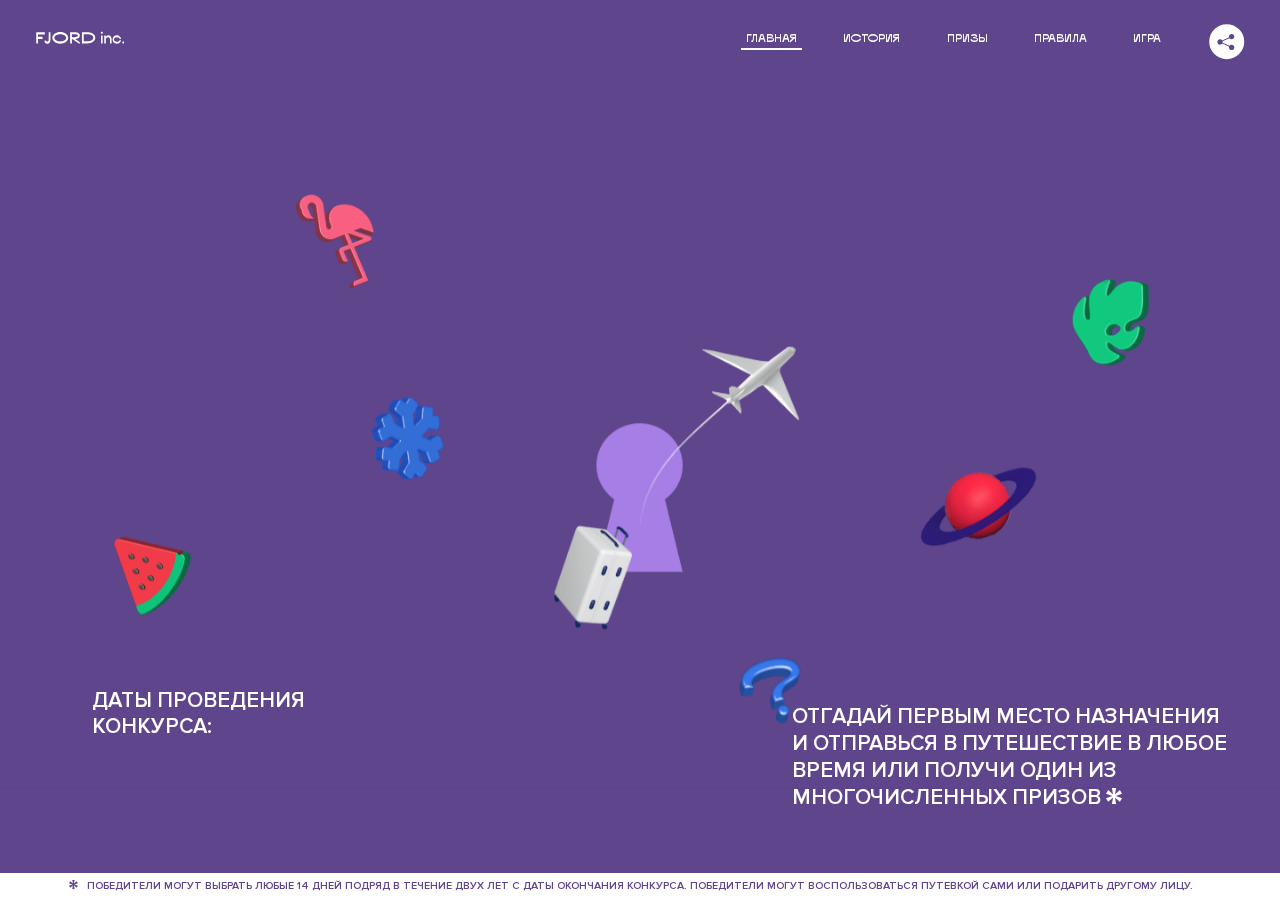
<file: 9/index.html>
<!DOCTYPE html>
<html lang="ru">
<head>
  <meta charset="UTF-8">
  <meta name="description" content="">
  <meta name="viewport" content="width=device-width, initial-scale=1.0">
  <meta http-equiv="X-UA-Compatible" content="ie=edge">
  <title>Mysterious Vacation</title>
<link href="css/style.min.css" rel="stylesheet">  <base href="https://htmlacademy-animation.github.io/149336-magic-vacation-1/9/">
</head>
<body>

  <header class="page-header js-header">
    <div class="page-header__wrapper">
      <a href="#" class="page-header__logo" aria-label="Перейти на страницу FJORD.Inc">
        <svg width="100" height="15" viewBox="0 0 100 15" fill="none" xmlns="http://www.w3.org/2000/svg">
          <path d="M0.26 1.4V14H2.276V8.906H7.334V6.44H2.276V3.848H9.872V1.4H0.26ZM12.733 14.36C15.127 14.36 16.243 12.65 16.243 9.5V1.4H14.263V8.96C14.263 11.21 13.723 11.876 12.733 11.876C11.833 11.876 11.473 11.3 11.347 10.58L9.36702 10.94C9.63702 13.046 10.663 14.36 12.733 14.36ZM18.3918 7.7C18.3918 11.372 22.3878 14.36 27.3198 14.36C32.2518 14.36 36.2478 11.372 36.2478 7.7C36.2478 4.028 32.2518 1.04 27.3198 1.04C22.3878 1.04 18.3918 4.028 18.3918 7.7ZM20.6058 7.7C20.6058 5.378 23.6118 3.524 27.3198 3.524C30.9918 3.524 33.9798 5.378 33.9798 7.7C33.9798 10.004 30.9918 11.858 27.3198 11.858C23.6118 11.858 20.6058 10.004 20.6058 7.7ZM40.403 14V8.906H40.799L49.079 14.702V12.38L44.039 8.906H44.201C47.999 8.906 49.277 7.304 49.277 5.162C49.277 3.092 47.999 1.4 44.201 1.4H38.387V14H40.403ZM43.535 3.722C45.785 3.722 47.045 4.136 47.045 5.432C47.045 6.764 45.785 7.034 43.535 7.034H40.403V3.722H43.535ZM51.6936 1.382V14H57.8676C62.7456 14 66.7236 11.534 66.7236 7.7C66.7236 3.848 62.7456 1.382 57.8676 1.382H51.6936ZM53.7096 11.624V3.722H57.5436C61.5396 3.722 64.4916 5.018 64.4916 7.7C64.4916 10.238 61.5396 11.624 57.5436 11.624H53.7096ZM73.1832 14.018H74.9832V5H73.1832V14.018ZM72.9132 1.976C72.9132 2.57 73.3992 3.092 74.0832 3.092C74.7492 3.092 75.2352 2.57 75.2352 1.976C75.2352 1.382 74.7672 0.805999 74.0832 0.805999C73.3812 0.805999 72.9132 1.382 72.9132 1.976ZM76.7867 14H78.5687V9.104C78.7487 8.006 79.5947 6.962 81.0887 6.962C82.1147 6.962 83.2667 7.448 83.2667 9.554V14H85.0487V9.014C85.0487 6.152 83.2307 4.73 81.3587 4.73C79.9187 4.73 79.0727 5.558 78.5687 6.854V5H76.7867V14ZM90.9898 14.27C93.5098 14.27 95.3818 12.506 95.7238 10.328H94.0498C93.7258 11.3 92.6998 12.02 90.9898 12.02C88.8478 12.02 87.7678 10.922 87.7678 9.59C87.7678 8.24 88.8478 6.962 90.9898 6.962C92.7538 6.962 93.7978 7.844 94.0858 8.924H95.7418C95.4358 6.71 93.6178 4.73 90.9898 4.73C88.0918 4.73 86.1298 7.124 86.1298 9.59C86.1298 12.074 88.1278 14.27 90.9898 14.27ZM97.0693 12.938C97.0693 13.658 97.5553 14.144 98.2753 14.144C98.9953 14.144 99.4813 13.658 99.4813 12.938C99.4813 12.2 98.9953 11.714 98.2753 11.714C97.5553 11.714 97.0693 12.2 97.0693 12.938Z" fill="currentColor"></path>
        </svg>
      </a>
      <button class="page-header__toggler js-menu-toggler" type="button" aria-label="Управление мобильным меню"><span>Меню</span></button>
      <nav class="page-header__nav">
        <div class="page-header__menu js-menu" id="menu">
          <ul>
            <li>
              <a class="js-menu-link active" href="#top" data-href="top">главная</a>
            </li>
            <li>
              <a class="js-menu-link" href="#story" data-href="story">история</a>
            </li>
            <li>
              <a class="js-menu-link" href="#prizes" data-href="prizes">призы</a>
            </li>
            <li>
              <a class="js-menu-link" href="#rules" data-href="rules">правила</a>
            </li>
            <li>
              <a class="js-menu-link" href="#game" data-href="game">игра</a>
            </li>
          </ul>
        </div>
        <div class="page-header__social">
          <div class="social-block js-social-block">
            <button class="social-block__toggler" aria-label="Управлять блоком с социальными кнопками">
              <svg width="26" height="22" viewBox="0 0 27 22" fill="none" xmlns="http://www.w3.org/2000/svg">
                <path d="M19.6721 7.43664C21.6273 7.43664 23.213 5.85095 23.213 3.89566C23.213 1.94037 21.6273 0.354675 19.6721 0.354675C17.7168 0.354675 16.1311 1.94037 16.1311 3.89566C16.1311 4.19968 16.1728 4.49178 16.2458 4.77345L7.21751 8.95527C6.57519 8.05214 5.52303 7.46049 4.33078 7.46049C2.37549 7.46049 0.789795 9.04618 0.789795 11.0015C0.789795 12.9568 2.37549 14.5425 4.33078 14.5425C5.52303 14.5425 6.57668 13.9508 7.21751 13.0477L16.2458 17.2295C16.1743 17.5112 16.1311 17.8033 16.1311 18.1073C16.1311 20.0626 17.7168 21.6483 19.6721 21.6483C21.6273 21.6483 23.213 20.0626 23.213 18.1073C23.213 16.152 21.6273 14.5663 19.6721 14.5663C18.4798 14.5663 17.4262 15.158 16.7853 16.0611L7.75701 11.8793C7.82854 11.5976 7.87176 11.3055 7.87176 11.0015C7.87176 10.6974 7.83003 10.4053 7.75701 10.1237L16.7853 5.94186C17.4262 6.84499 18.4783 7.43664 19.6721 7.43664Z" fill="currentColor"></path>
              </svg>
            </button>
            <ul class="social-block__list">
              <li>
                <a class="social-block__link social-block__link--fb" href="#" aria-label="Мы на Facebook">
                  <svg width="8" height="17" viewBox="0 0 8 17" fill="none" xmlns="http://www.w3.org/2000/svg">
                    <path d="M4.24646 16.9899H1.09275L1.05793 8.49828H0V5.30707H1.05793V3.81124C1.05793 1.42084 2.57654 0 5.21735 0H7.41758V3.18585H5.30841C4.28262 3.18585 4.2478 3.48582 4.2478 4.24914V5.30707H7.42964L7.16716 8.49828H4.2478V16.9899H4.24646Z" fill="currentColor"></path>
                  </svg>
                </a>
              </li>
              <li>
                <a class="social-block__link social-block__link--insta" href="#" aria-label="Мы в Instagram">
                  <svg width="15" height="15" viewBox="0 0 15 15" fill="none" xmlns="http://www.w3.org/2000/svg">
                    <path d="M11.0197 0H4.19806C2.14246 0 0.471191 1.66993 0.471191 3.72285V10.5499C0.471191 12.6082 2.14112 14.2727 4.19806 14.2727H11.0197C13.0753 14.2727 14.7466 12.6082 14.7466 10.5499V3.72285C14.7466 1.67127 13.0753 0 11.0197 0ZM11.0197 12.4849H4.19806C3.13076 12.4849 2.26432 11.6158 2.26432 10.5512V3.72419C2.26432 2.65956 3.13076 1.79715 4.19806 1.79715H11.0197C12.087 1.79715 12.9535 2.6609 12.9535 3.72419V10.5512C12.9535 11.6145 12.087 12.4849 11.0197 12.4849Z" fill="currentColor"></path>
                    <path d="M7.60887 3.11084C5.38989 3.11084 3.58203 4.9187 3.58203 7.14036C3.58203 9.35532 5.38989 11.1645 7.60887 11.1645C9.83053 11.1645 11.6357 9.35666 11.6357 7.14036C11.6357 4.9187 9.83053 3.11084 7.60887 3.11084ZM7.60887 9.36871C6.37551 9.36871 5.37784 8.37372 5.37784 7.14036C5.37784 5.90699 6.37551 4.90665 7.60887 4.90665C8.83822 4.90665 9.84259 5.90833 9.84259 7.14036C9.84392 8.37238 8.83822 9.36871 7.60887 9.36871Z" fill="currentColor"></path>
                    <path d="M11.3573 2.35962C10.8256 2.35962 10.3931 2.79752 10.3931 3.32381C10.3931 3.85546 10.8256 4.29336 11.3573 4.29336C11.8862 4.29336 12.3215 3.85546 12.3215 3.32381C12.3215 2.79752 11.8862 2.35962 11.3573 2.35962Z" fill="currentColor"></path>
                  </svg>
                </a>
              </li>
              <li>
                <a class="social-block__link social-block__link--vk" href="#" aria-label="Мы ВКонтакте">
                  <svg width="17" height="10" viewBox="0 0 17 10" fill="none" xmlns="http://www.w3.org/2000/svg">
                    <path d="M14.1234 4.9002C14.1234 4.9002 16.3623 1.72708 16.5866 0.680242C16.6595 0.312285 16.4947 0.103188 16.1069 0.103188C16.1069 0.103188 14.8193 0.103188 14.168 0.103188C13.7235 0.103188 13.5587 0.293278 13.4235 0.579768C13.4235 0.579768 12.3724 2.82553 11.0969 4.24712C10.6861 4.70333 10.4781 4.84318 10.2511 4.84318C10.0646 4.84318 9.98625 4.6911 9.98625 4.27834V0.649016C9.98625 0.147997 9.92545 0.00135496 9.5066 0.00135496H6.39628C6.15578 0.00135496 6.0085 0.134417 6.0085 0.324506C6.0085 0.801084 6.73406 0.908351 6.73406 2.20231V4.87305C6.73406 5.40529 6.70569 5.61575 6.45303 5.61575C5.78016 5.61575 4.19528 3.30618 3.30623 0.678887C3.12923 0.145282 2.93737 0 2.43475 0H0.486409C0.205373 0 0 0.190085 0 0.476576C0 0.991172 0.60666 3.40801 2.99277 6.64358C4.59927 8.8201 6.70569 10 8.60269 10C9.76196 10 10.0416 9.80312 10.0416 9.31432V7.63883C10.0416 7.22607 10.2065 7.04956 10.4429 7.04956C10.7078 7.04956 11.1847 7.13238 12.2805 8.22268C13.5843 9.47862 13.6762 10 14.3896 10H16.5676C16.7919 10 17 9.89273 17 9.52342C17 9.02919 16.3623 8.15343 15.384 7.10659C14.9801 6.56755 14.3302 5.98914 14.1248 5.72301C13.8275 5.40801 13.9154 5.23014 14.1234 4.9002Z" fill="currentColor"></path>
                  </svg>
                </a>
              </li>
            </ul>
          </div>
        </div>
      </nav>
    </div>
  </header>

  <main class="page-content">

    <section class="animation-screen"></section>

    <section class="screen screen--hidden screen--intro js-scrollspy" id="top">
      <div class="screen__wrapper">
        <div class="intro">
          <h1 class="intro__title">Таинственный отпуск</h1>
          <div class="intro__content">
            <div class="intro__info">
              <p class="intro__label">Даты проведения конкурса:</p>
              <p class="intro__date">01 — 31.05 / 2020</p>
            </div>
            <div class="intro__message">
              <p>
                Отгадай первым место назначения и&nbsp;отправься в&nbsp;путешествие в&nbsp;любое время или получи один из многочисленных призов
                <svg width="16" height="16" viewBox="0 0 10 10" fill="none" xmlns="http://www.w3.org/2000/svg">
                  <path d="M0 6.35337L3.90271 4.99012L0 3.64663L1.34615 1.32374L4.44287 4.01073L3.67364 0H6.34615L5.57692 4.01073L8.65385 1.32374L10 3.64663L6.13405 4.99012L10 6.35337L8.65385 8.65651L5.57692 5.98927L6.34615 10H3.67364L4.44287 5.96952L1.34615 8.65651L0 6.35337Z" fill="currentColor"></path>
                </svg>
              </p>
            </div>
          </div>
        </div>
      </div>
      <div class="screen__footer js-footer">
        <button class="screen__footer-enlarge js-footer-toggler" type="button" aria-label="Показать сообщение">
          <svg width="10" height="10" viewBox="0 0 10 10" fill="none" xmlns="http://www.w3.org/2000/svg">
            <path d="M0 6.35337L3.90271 4.99012L0 3.64663L1.34615 1.32374L4.44287 4.01073L3.67364 0H6.34615L5.57692 4.01073L8.65385 1.32374L10 3.64663L6.13405 4.99012L10 6.35337L8.65385 8.65651L5.57692 5.98927L6.34615 10H3.67364L4.44287 5.96952L1.34615 8.65651L0 6.35337Z" fill="currentColor"></path>
          </svg>
        </button>
        <button class="screen__footer-collapse js-footer-toggler" type="button" aria-label="Скрыть сообщение">
          <svg width="13" height="13" viewBox="0 0 13 13" fill="none" xmlns="http://www.w3.org/2000/svg">
            <line x1="12.3536" y1="0.353553" x2="0.738349" y2="11.9688" stroke="currentColor"></line>
            <line x1="0.738319" y1="0.539925" x2="12.3535" y2="12.1551" stroke="currentColor"></line>
          </svg>
        </button>
        <div class="screen__footer-wrapper">
          <div class="screen__footer-announce">
            <p class="screen__footer-label">Даты проведения конкурса:</p>
            <p class="screen__footer-date">01 — 31.05 / 2020</p>
          </div>
          <div class="screen__footer-note">
            <p>
              <svg width="10" height="10" viewBox="0 0 10 10" fill="none" xmlns="http://www.w3.org/2000/svg">
                <path d="M0 6.35337L3.90271 4.99012L0 3.64663L1.34615 1.32374L4.44287 4.01073L3.67364 0H6.34615L5.57692 4.01073L8.65385 1.32374L10 3.64663L6.13405 4.99012L10 6.35337L8.65385 8.65651L5.57692 5.98927L6.34615 10H3.67364L4.44287 5.96952L1.34615 8.65651L0 6.35337Z" fill="currentColor"></path>
              </svg>
              <span>Победители могут выбрать любые 14 дней подряд в&nbsp;течение двух лет с&nbsp;даты окончания конкурса. Победители могут воспользоваться путевкой сами или подарить другому лицу.</span>
            </p>
          </div>
        </div>
      </div>
    </section>

    <section class="screen screen--hidden screen--story js-scrollspy" id="story">

      <div class="slider swiper-container js-slider">

        <div class="swiper-wrapper">

          <div class="slider__item swiper-slide">
            <h2 class="slider__item-title">История</h2>
            <p class="slider__item-text">Джеймс Таргет был основателем компании &laquo;Fjord Inc.&raquo;. С&nbsp;1965 года &laquo;Fjord Inc.&raquo; прославилась надёжными и&nbsp;удобными чемоданами и&nbsp;аксессуарами для туристов.</p>
          </div>

          <div class="slider__item swiper-slide">
            <p class="slider__item-text">Когда Джеймсу было 7&nbsp;лет, в&nbsp;их&nbsp;доме гостил дядюшка и&nbsp;развлекал детей рассказами о&nbsp;своей поездке в&nbsp;место, показавшееся малышу Таргету невероятным. Тогда Джеймс решил, что однажды посетит его, но&nbsp;не&nbsp;будет рассказывать о&nbsp;мечте, пока не&nbsp;осуществит.</p>
          </div>

          <div class="slider__item swiper-slide">
            <p class="slider__item-text">Джеймс Таргет стал увлеченным путешественником. Он&nbsp;посетил 5&nbsp;континентов, 126&nbsp;стран.</p>
          </div>

          <div class="slider__item swiper-slide">
            <p class="slider__item-text">Он&nbsp;сплавлялся по&nbsp;Амазонке и&nbsp;погружался в&nbsp;пещеры Франции, медитировал в&nbsp;горах Тибета и&nbsp;пожимал руку вождя племени Акугауа.</p>
          </div>

          <div class="slider__item swiper-slide">
            <p class="slider__item-text">Из&nbsp;своих поездок Джеймс Таргет привозил идеи, как сделать свои чемоданы &laquo;Fjord Inc.&raquo; удобными и&nbsp;приспособленными к&nbsp;разным дорожным условиям.</p>
          </div>

          <div class="slider__item swiper-slide">
            <p class="slider__item-text">Всё это время Джеймс не&nbsp;оставлял идею поездки своей мечты. Однако, как только он&nbsp;брался за&nbsp;планирование, возникали препятствия, не&nbsp;позволяющие отправиться туда.</p>
          </div>

          <div class="slider__item swiper-slide">
            <p class="slider__item-text">В&nbsp;возрасте 67&nbsp;лет Джеймс Таргет попал под лавину и&nbsp;погиб. В&nbsp;своём завещании он&nbsp;поручил отправить в&nbsp;заветное путешествие трёх смельчаков, единых с&nbsp;ним духом.</p>
          </div>

          <div class="slider__item swiper-slide">
            <p class="slider__item-text">Тех, кто сможет узнать таинственное место, задавая вопросы специально обученному ИИ&nbsp;&laquo;Соне&raquo;, ждет фантастическое путешествие.</p>
          </div>
        </div>
        <div class="slider__controls">
          <button class="slider__control slider__control--prev js-control-prev" type="button" aria-label="Показать предыдущую историю">
            <svg width="12" height="22" viewBox="0 0 12 22" fill="none" xmlns="http://www.w3.org/2000/svg">
              <path d="M11 1L1 11L11 21" stroke="currentColor" stroke-width="2" stroke-linejoin="round"></path>
            </svg>
          </button>
          <button class="slider__control slider__control--next js-control-next" type="button" aria-label="Показать следующую историю">
            <svg width="12" height="22" viewBox="0 0 12 22" fill="none" xmlns="http://www.w3.org/2000/svg">
              <path d="M1 1L11 11L1 21" stroke="currentColor" stroke-width="2" stroke-linejoin="round"></path>
            </svg>
          </button>
        </div>
        <div class="slider__pagination swiper-pagination"></div>
      </div>
    </section>

    <section class="screen screen--hidden screen--prizes js-scrollspy" id="prizes">
      <div class="screen__wrapper">
        <div class="prizes">
          <h2 class="prizes__title">ПРизы</h2>
          <div class="prizes__lead">
            <p>Найди ответ и&nbsp;получи один из&nbsp;призов:</p>
          </div>
          <ul class="prizes__list">
            <li class="prizes__item prizes__item--journeys">
              <div class="prizes__icon">
                <picture>
                  <img src="img/primary-award.svg" width="344" height="335" alt="">
                </picture>
              </div>
              <p class="prizes__desc">
                <b>3</b>
                <span>загадочных путешествия</span>
              </p>
            </li>
            <li class="prizes__item prizes__item--cases">
              <div class="prizes__icon">
                <picture>
                  <img src="img/secondary-award.svg" width="344" height="335" alt="">
                </picture>
              </div>
              <p class="prizes__desc">
                <b>7</b>
                <span>надежных чемоданов</span>
              </p>
            </li>
            <li class="prizes__item prizes__item--codes">
              <div class="prizes__icon">
                <picture>
                  <img src="img/additional-award.svg" width="344" height="335" alt="">
                </picture>
              </div>
              <p class="prizes__desc">
                <b>900</b>
                <span>
                  промокодов на&nbsp;скидку 15%
                  <svg width="10" height="10" viewBox="0 0 10 10" fill="none" xmlns="http://www.w3.org/2000/svg">
                    <path d="M0 6.35337L3.90271 4.99012L0 3.64663L1.34615 1.32374L4.44287 4.01073L3.67364 0H6.34615L5.57692 4.01073L8.65385 1.32374L10 3.64663L6.13405 4.99012L10 6.35337L8.65385 8.65651L5.57692 5.98927L6.34615 10H3.67364L4.44287 5.96952L1.34615 8.65651L0 6.35337Z" fill="currentColor"></path>
                  </svg>
                </span>
              </p>
            </li>
          </ul>
        </div>
      </div>
      <div class="screen__footer js-footer">
        <button class="screen__footer-enlarge js-footer-toggler" type="button" aria-label="Показать сообщение">
          <svg width="10" height="10" viewBox="0 0 10 10" fill="none" xmlns="http://www.w3.org/2000/svg">
            <path d="M0 6.35337L3.90271 4.99012L0 3.64663L1.34615 1.32374L4.44287 4.01073L3.67364 0H6.34615L5.57692 4.01073L8.65385 1.32374L10 3.64663L6.13405 4.99012L10 6.35337L8.65385 8.65651L5.57692 5.98927L6.34615 10H3.67364L4.44287 5.96952L1.34615 8.65651L0 6.35337Z" fill="currentColor"></path>
          </svg>
        </button>
        <button class="screen__footer-collapse js-footer-toggler" type="button" aria-label="Скрыть сообщение">
          <svg width="13" height="13" viewBox="0 0 13 13" fill="none" xmlns="http://www.w3.org/2000/svg">
            <line x1="12.3536" y1="0.353553" x2="0.738349" y2="11.9688" stroke="currentColor"></line>
            <line x1="0.738319" y1="0.539925" x2="12.3535" y2="12.1551" stroke="currentColor"></line>
          </svg>
        </button>
        <div class="screen__footer-wrapper">
          <div class="screen__footer-announce">
            <p class="screen__footer-label">Даты проведения конкурса:</p>
            <p class="screen__footer-date">01 — 31.05 / 2020</p>
          </div>
          <div class="screen__footer-note">
            <p>
              <svg width="10" height="10" viewBox="0 0 10 10" fill="none" xmlns="http://www.w3.org/2000/svg">
                <path d="M0 6.35337L3.90271 4.99012L0 3.64663L1.34615 1.32374L4.44287 4.01073L3.67364 0H6.34615L5.57692 4.01073L8.65385 1.32374L10 3.64663L6.13405 4.99012L10 6.35337L8.65385 8.65651L5.57692 5.98927L6.34615 10H3.67364L4.44287 5.96952L1.34615 8.65651L0 6.35337Z" fill="currentColor"></path>
              </svg>
              <span>Скидка&nbsp;15% на&nbsp;единоразовое приобретение путёвки с&nbsp;1&nbsp;июня 2020 по&nbsp;31&nbsp;мая 2022&nbsp;года. Суммируется с&nbsp;другими акциями</span>
            </p>
          </div>
        </div>
      </div>
    </section>

    <section class="screen screen--hidden screen--rules js-scrollspy" id="rules">
      <div class="screen__wrapper">
        <div class="rules">
          <h2 class="rules__title">Правила</h2>
          <div class="rules__lead">
            <p>Для того чтобы получить наследство Джеймса Таргета, тебе нужно выведать у&nbsp;&laquo;Сони&raquo;, куда предстоит отправиться тебе в&nbsp;случае победы</p>
          </div>
          <ol class="rules__list">
            <li class="rules__item">
              <p>Тебе отводится <br>5&nbsp;минут</p>
            </li>
            <li class="rules__item">
              <p>Задавай любые вопросы в&nbsp;текстовом поле</p>
            </li>
            <li class="rules__item">
              <p>Нажимай кнопку &laquo;Узнать&raquo;, чтобы получить ответ</p>
            </li>
            <li class="rules__item">
              <p>&laquo;Соня&raquo; может отвечать только&nbsp;Да или Нет</p>
            </li>
          </ol>
          <a href="#game" class="rules__link btn">Погнали!</a>
        </div>
      </div>
      <div class="screen__disclaimer">
        <div class="disclaimer">
          <ul>
            <li>
              <a href="#">Правовая информация</a>
            </li>
            <li>
              <a href="#">Подробные правила</a>
            </li>
          </ul>
        </div>
      </div>
    </section>

    <section class="screen screen--hidden screen--game js-scrollspy" id="game">
      <div class="screen__wrapper">
        <div class="game">
          <div class="game__header">
            <h2 class="game__title">Игра</h2>
            <div class="game__counter">
              <span>05</span>:<span>00</span>
            </div>
          </div>
          <div class="game__body">
            <div class="chat">
              <div class="chat__body js-chat">
                <ul class="chat__list" id="messages"></ul>
              </div>
              <div class="chat__footer">
                <form action="#" method="post" class="form" id="message-form">
                  <label for="message-field" class="visually-hidden">Поле для ввода вопроса</label>
                  <input type="text" class="form__field" id="message-field" placeholder="Задай вопрос">
                  <button class="form__button btn">
                    Узнать
                    <svg width="18" height="19" viewBox="0 0 18 19" fill="none" xmlns="http://www.w3.org/2000/svg">
                      <path stroke="currentColor" stroke-width="2" d="M9 19V1"></path>
                      <path d="M1 9l8-8 8 8" stroke="currentColor" stroke-width="2" stroke-linejoin="round"></path>
                    </svg>
                  </button>
                </form>
              </div>
            </div>
          </div>
          <!-- временные кнопки для показа результата -->
          <div class="game__buttons">
            <button class="game__button btn js-show-result" type="button" data-target="result">Положительный результат</button>
            <button class="game__button btn js-show-result" type="button" data-target="result2">Положительный результат - 2</button>
            <button class="game__button btn js-show-result" type="button" data-target="result3">Отрицательный результат</button>
          </div>
        </div>
      </div>
    </section>

    <section class="screen screen--hidden screen--result" id="result">
      <div class="screen__wrapper">
        <div class="result result--trip">
          <div class="result__image">
            <picture>
              <source srcset="img/result1-mob.png 1x, img/result1-mob@2x.png 2x" media="(max-width: 768px) and (orientation: portrait)">
              <img src="img/result1.png" srcset="img/result1@2x.png 2x" alt="">
            </picture>
          </div>
          <h2 class="result__title">
            <span class="visually-hidden">ПОбеда!</span>
            <svg xmlns="http://www.w3.org/2000/svg" viewBox="0 0 568.85 109.24">
              <path d="M16,24.44V92H2.6V8H75V92H61.52V24.44H16Z" transform="translate(-2.1 -1.5)" fill="none" stroke="currentColor"></path>
              <path d="M148.76,5.6c32.88,0,59.52,19.92,59.52,44.4s-26.64,44.4-59.52,44.4S89.24,74.48,89.24,50,115.88,5.6,148.76,5.6Zm0,72.12c24.48,0,44.4-12.36,44.4-27.72s-19.92-27.84-44.4-27.84C124,22.16,104,34.52,104,50S124,77.72,148.76,77.72Z" transform="translate(-2.1 -1.5)" fill="none" stroke="currentColor"></path>
              <path d="M287.36,8V24.44H236v14.4h25.32c25.44,0,34,11.16,34,26.52,0,15.6-8.52,26.64-34,26.64H222.56V8h64.8ZM256.88,76.52c15.12,0,23.52-2,23.52-11.52S272,54.44,256.88,54.44H236V76.52h20.88Z" transform="translate(-2.1 -1.5)" fill="none" stroke="currentColor"></path>
              <path d="M371.47,8V24.44H320.84V41.6h33.6V58h-33.6V75.56h50.64V92H307.4V8h64.08Z" transform="translate(-2.1 -1.5)" fill="none" stroke="currentColor"></path>
              <path d="M382.39,110.24V75.56h7.44c4.56-4.68,7.8-18.36,8.76-56L399,8h48.6V75.56h10v34.68H442.87V92H397v18.24H382.39Zm51.72-34.68V24.44H411.55v3.12c-0.48,22.44-3.24,37.68-7.2,48h29.76Z" transform="translate(-2.1 -1.5)" fill="none" stroke="currentColor"></path>
              <path d="M463.75,92l28-84h27.12l28.08,84H533.47l-7.8-23.52h-37.8L480.07,92H463.75Zm56.64-40L507,11.84,493.51,52h26.88Z" transform="translate(-2.1 -1.5)" fill="none" stroke="currentColor"></path>
              <path d="M554.12,70.4L555.55,2H569l1.44,68.4H554.12Zm8.28,6.36c4.8,0,8,3.24,8,8.16a8,8,0,1,1-16.08,0C554.35,80,557.59,76.76,562.39,76.76Z" transform="translate(-2.1 -1.5)" fill="none" stroke="currentColor"></path>
            </svg>
          </h2>
          <div class="result__text">
            <p>ты&nbsp;отправляешься в&nbsp;Арктику!</p>
          </div>
          <div class="result__form">
            <form action="#" method="post" class="form form--result">
              <label for="email-field" class="form__label">зарегистрируй результат</label>
              <input type="email" class="form__field" id="email-field" placeholder="e-mail для регистации результата и получения приза" required="">
              <button class="form__button btn">
                отправить
                <svg width="18" height="19" viewBox="0 0 18 19" fill="none" xmlns="http://www.w3.org/2000/svg">
                  <path stroke="currentColor" stroke-width="2" d="M9 19V1"></path>
                  <path d="M1 9l8-8 8 8" stroke="currentColor" stroke-width="2" stroke-linejoin="round"></path>
                </svg>
              </button>
            </form>
          </div>
        </div>
      </div>
    </section>

    <section class="screen screen--hidden screen--result" id="result2">
      <div class="screen__wrapper">
        <div class="result result--prize">
          <div class="result__image">
            <picture class="result__image-leaf1">
              <img src="img/leaf_blue_1.png" alt="">
            </picture>
            <picture class="result__image-leaf2">
              <img src="img/leaf_blue_2.png" alt="">
            </picture>
            <picture class="result__image-green">
              <img src="img/leaf_green.png" alt="">
            </picture>
            <picture class="result__image-suitcase">
              <img src="img/suitcase.png" alt="">
            </picture>
            <picture class="result__image-flamingo">
              <img src="img/flamingo.png" alt="">
            </picture>
          </div>
          <h2 class="result__title">
            <span class="visually-hidden">ПОбеда!</span>
            <svg xmlns="http://www.w3.org/2000/svg" viewBox="0 0 568.85 109.24">
              <path d="M16,24.44V92H2.6V8H75V92H61.52V24.44H16Z" transform="translate(-2.1 -1.5)" fill="none" stroke="currentColor"></path>
              <path d="M148.76,5.6c32.88,0,59.52,19.92,59.52,44.4s-26.64,44.4-59.52,44.4S89.24,74.48,89.24,50,115.88,5.6,148.76,5.6Zm0,72.12c24.48,0,44.4-12.36,44.4-27.72s-19.92-27.84-44.4-27.84C124,22.16,104,34.52,104,50S124,77.72,148.76,77.72Z" transform="translate(-2.1 -1.5)" fill="none" stroke="currentColor"></path>
              <path d="M287.36,8V24.44H236v14.4h25.32c25.44,0,34,11.16,34,26.52,0,15.6-8.52,26.64-34,26.64H222.56V8h64.8ZM256.88,76.52c15.12,0,23.52-2,23.52-11.52S272,54.44,256.88,54.44H236V76.52h20.88Z" transform="translate(-2.1 -1.5)" fill="none" stroke="currentColor"></path>
              <path d="M371.47,8V24.44H320.84V41.6h33.6V58h-33.6V75.56h50.64V92H307.4V8h64.08Z" transform="translate(-2.1 -1.5)" fill="none" stroke="currentColor"></path>
              <path d="M382.39,110.24V75.56h7.44c4.56-4.68,7.8-18.36,8.76-56L399,8h48.6V75.56h10v34.68H442.87V92H397v18.24H382.39Zm51.72-34.68V24.44H411.55v3.12c-0.48,22.44-3.24,37.68-7.2,48h29.76Z" transform="translate(-2.1 -1.5)" fill="none" stroke="currentColor"></path>
              <path d="M463.75,92l28-84h27.12l28.08,84H533.47l-7.8-23.52h-37.8L480.07,92H463.75Zm56.64-40L507,11.84,493.51,52h26.88Z" transform="translate(-2.1 -1.5)" fill="none" stroke="currentColor"></path>
              <path d="M554.12,70.4L555.55,2H569l1.44,68.4H554.12Zm8.28,6.36c4.8,0,8,3.24,8,8.16a8,8,0,1,1-16.08,0C554.35,80,557.59,76.76,562.39,76.76Z" transform="translate(-2.1 -1.5)" fill="none" stroke="currentColor"></path>
            </svg>
          </h2>
          <div class="result__text">
            <p>чемодан &laquo;Fjord&nbsp;Inc.&raquo;&nbsp;твой</p>
          </div>
          <div class="result__form">
            <form action="#" method="post" class="form form--result">
              <label for="email-field2" class="form__label">зарегистрируй результат</label>
              <input type="email" class="form__field" id="email-field2" placeholder="e-mail для регистации результата и получения приза" required="">
              <button class="form__button btn">
                отправить
                <svg width="18" height="19" viewBox="0 0 18 19" fill="none" xmlns="http://www.w3.org/2000/svg">
                  <path stroke="currentColor" stroke-width="2" d="M9 19V1"></path>
                  <path d="M1 9l8-8 8 8" stroke="currentColor" stroke-width="2" stroke-linejoin="round"></path>
                </svg>
              </button>
            </form>
          </div>
        </div>
      </div>
    </section>

    <section class="screen screen--hidden screen--result" id="result3">
      <div class="screen__wrapper">
        <div class="result result--negative">
          <div class="result__image">
            <picture>
              <source srcset="img/result3-mob.png 1x, img/result3-mob@2x.png 2x" media="(max-width: 768px) and (orientation: portrait)">
              <img src="img/result3.png" srcset="img/result3@2x.png 2x" alt="">
            </picture>
          </div>
          <h2 class="result__title">
            <span class="visually-hidden">Не угадал!</span>
            <svg xmlns="http://www.w3.org/2000/svg" viewBox="0 0 660.77 109.24">
              <path d="M2.66,92V8H16.1V42.2H53.3V8H66.74V92H53.3V58.64H16.1V92H2.66Z" transform="translate(-2.16 -1.5)" fill="none" stroke="currentColor"></path>
              <path d="M147.62,8V24.44H97V41.6h33.6V58H97V75.56h50.64V92H83.54V8h64.08Z" transform="translate(-2.16 -1.5)" fill="none" stroke="currentColor"></path>
              <path d="M199.22,8l20.52,42.36L235.34,8h16.44l-31,84H204.38l9.48-25.92L185.78,8h13.44Z" transform="translate(-2.16 -1.5)" fill="none" stroke="currentColor"></path>
              <path d="M273.74,24.44V92H260.3V8h50.16V24.44H273.74Z" transform="translate(-2.16 -1.5)" fill="none" stroke="currentColor"></path>
              <path d="M307.1,92l28-84h27.12l28.08,84H376.82L369,68.48h-37.8L323.42,92H307.1Zm56.64-40L350.3,11.84,336.86,52h26.88Z" transform="translate(-2.16 -1.5)" fill="none" stroke="currentColor"></path>
              <path d="M396.38,110.24V75.56h7.44c4.56-4.68,7.8-18.36,8.76-56L412.94,8h48.6V75.56h10v34.68H456.86V92H411v18.24H396.38ZM448.1,75.56V24.44H425.54v3.12c-0.48,22.44-3.24,37.68-7.2,48H448.1Z" transform="translate(-2.16 -1.5)" fill="none" stroke="currentColor"></path>
              <path d="M477.74,92l28-84h27.12L560.9,92H547.46l-7.8-23.52h-37.8L494.06,92H477.74Zm56.64-40-13.44-40.2L507.5,52h26.88Z" transform="translate(-2.16 -1.5)" fill="none" stroke="currentColor"></path>
              <path d="M568.7,76.88a13.77,13.77,0,0,0,5,1c6.6,0,10.44-6.24,12-58.32L586.22,8h46.2V92H619V24.44H598.82l-0.12,3.12C597.14,81,589,94.4,573.74,94.4a28.55,28.55,0,0,1-6.72-.84Z" transform="translate(-2.16 -1.5)" fill="none" stroke="currentColor"></path>
              <path d="M646.1,70.4L647.54,2H661l1.44,68.4H646.1Zm8.28,6.36c4.8,0,8,3.24,8,8.16a8,8,0,0,1-16.08,0C646.34,80,649.58,76.76,654.38,76.76Z" transform="translate(-2.16 -1.5)" fill="none" stroke="currentColor"></path>
            </svg>
          </h2>
          <button class="result__button js-play" type="button">
            <p class="result__button-text">не сдавайся!</p>
            <span>
              <svg width="27" height="22" viewBox="0 0 27 22" fill="none" xmlns="http://www.w3.org/2000/svg">
                <path d="M10.6899 1.47998C5.42992 1.47998 1.16992 5.73998 1.16992 11C1.16992 16.26 5.42992 20.52 10.6899 20.52C15.9499 20.52 20.2099 16.26 20.2099 11V7.13998" stroke="currentColor" stroke-width="2" stroke-miterlimit="10"></path>
                <path d="M15.1099 12.5099L20.1499 7.13989L25.3099 12.6299" stroke="currentColor" stroke-width="2" stroke-miterlimit="10" stroke-linejoin="round"></path>
              </svg>
            </span>
          </button>
        </div>
      </div>
    </section>

  </main>

<script src="js/script.js"></script></body>
</html>
</file>
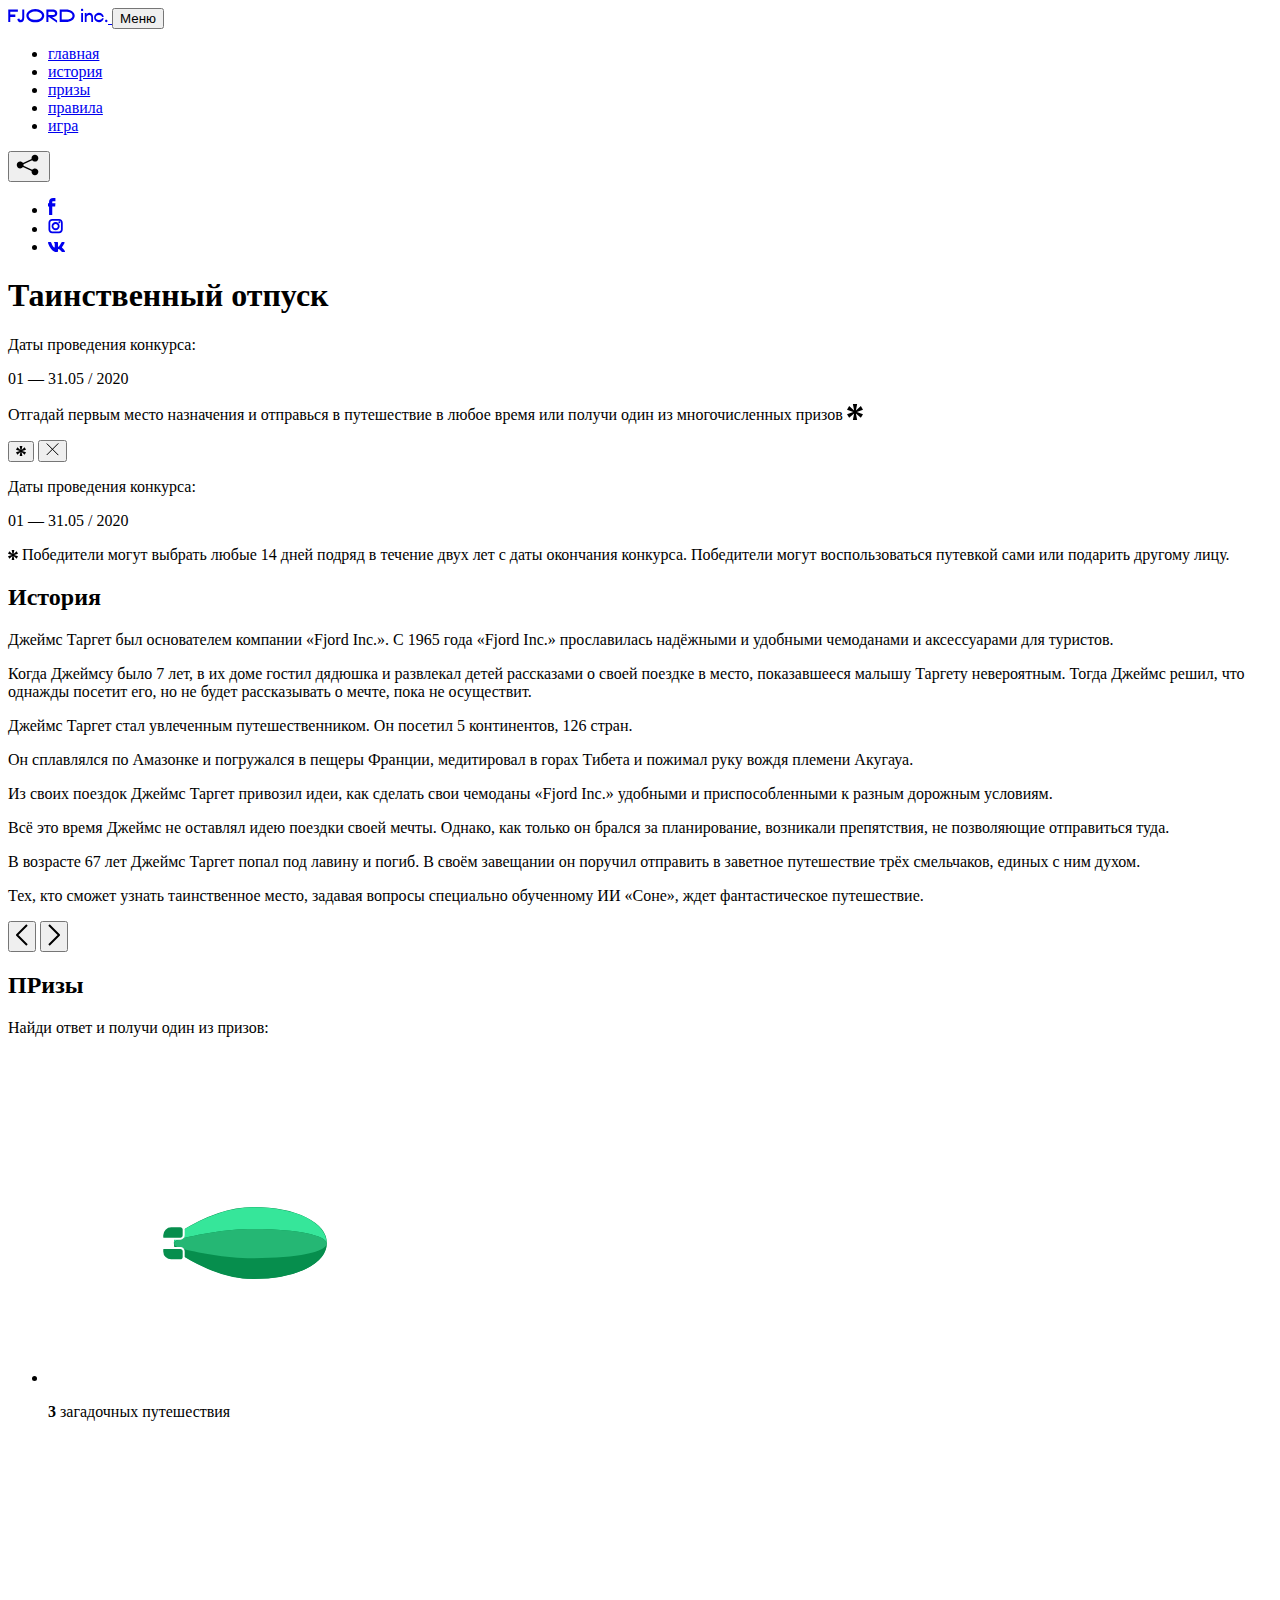
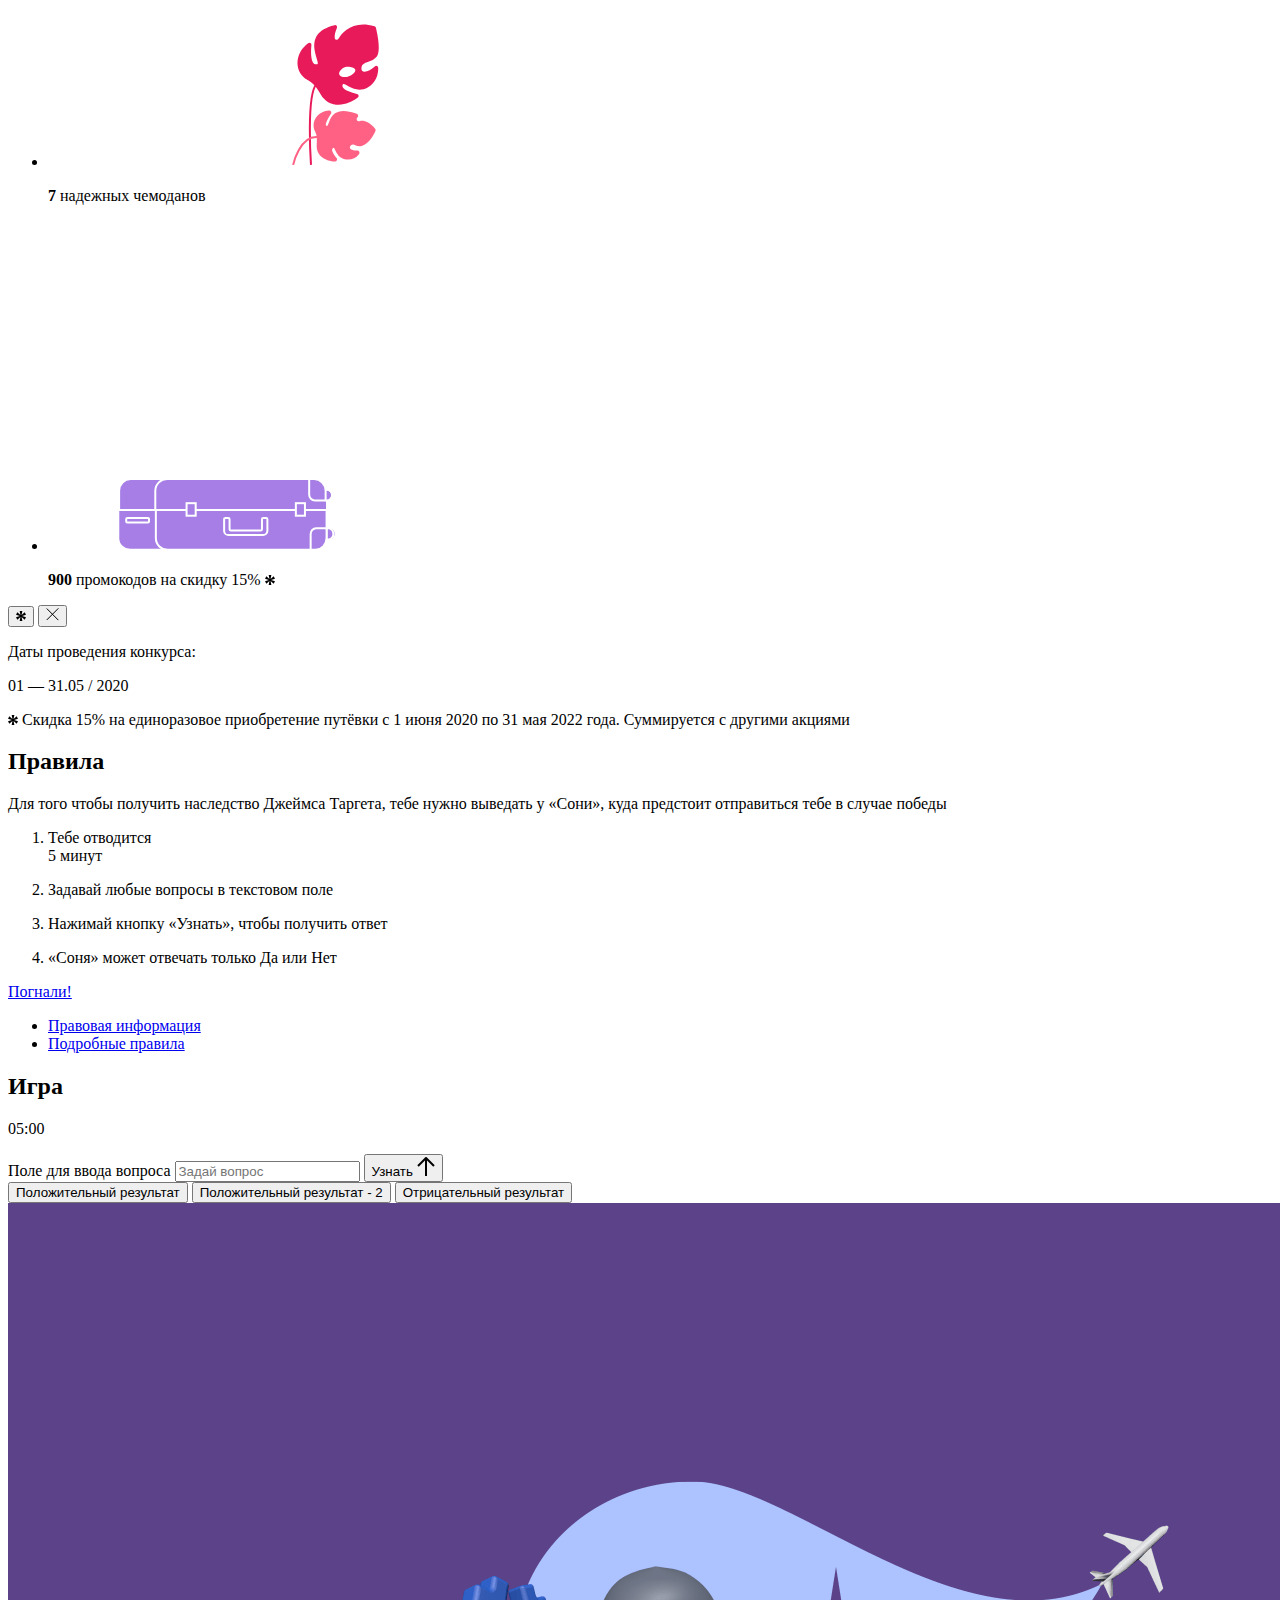
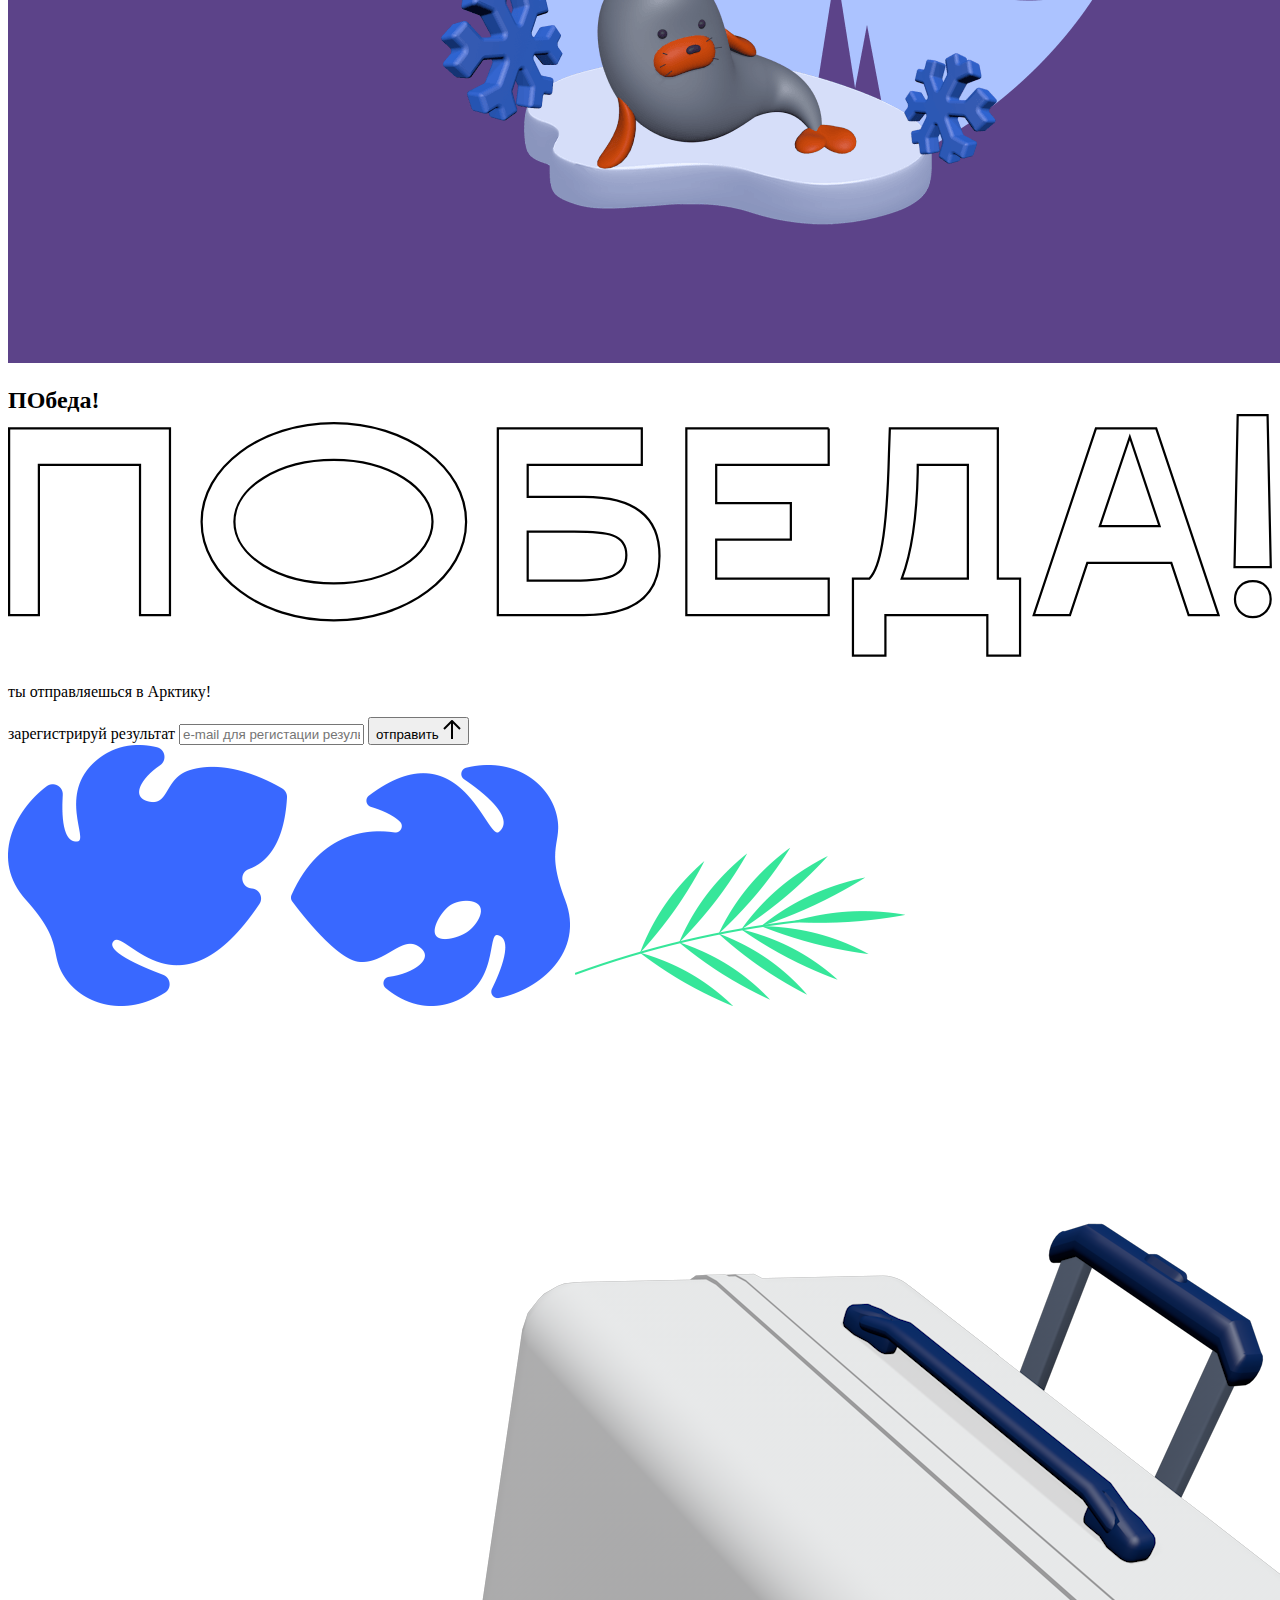
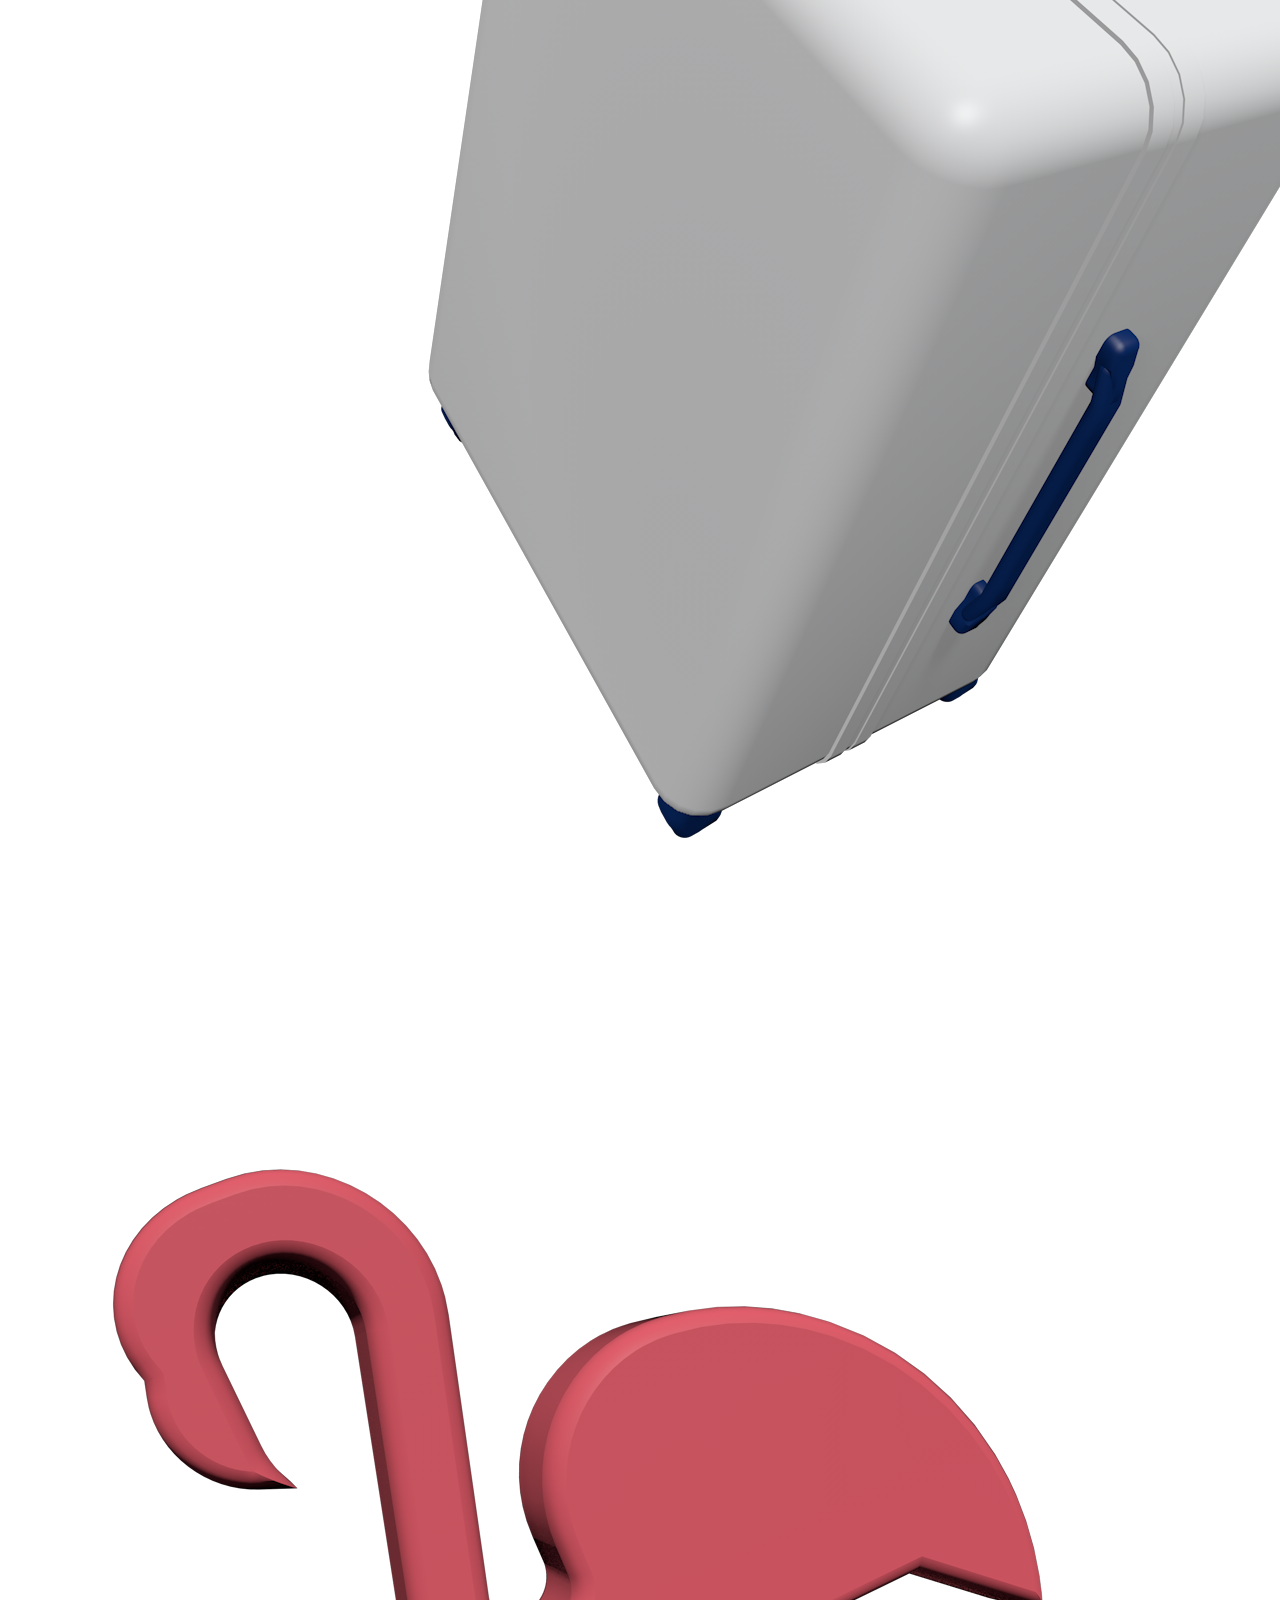
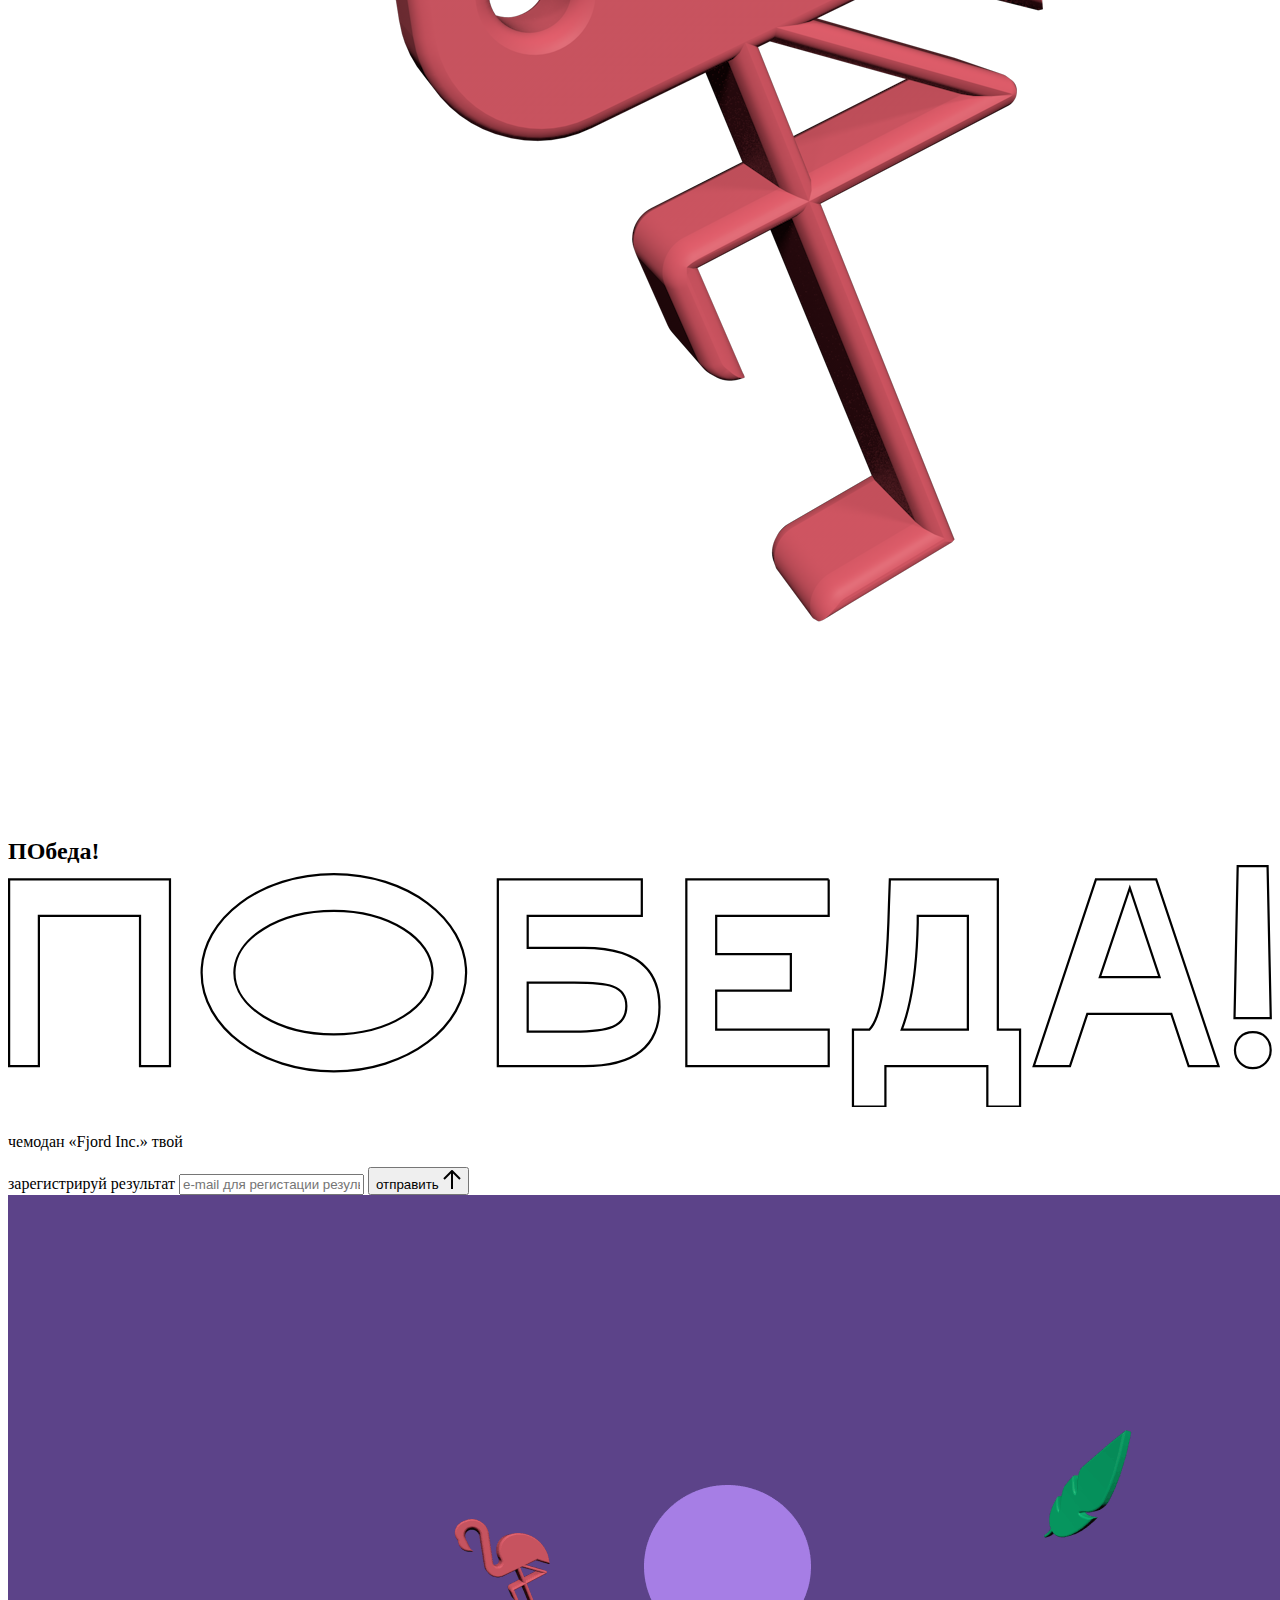
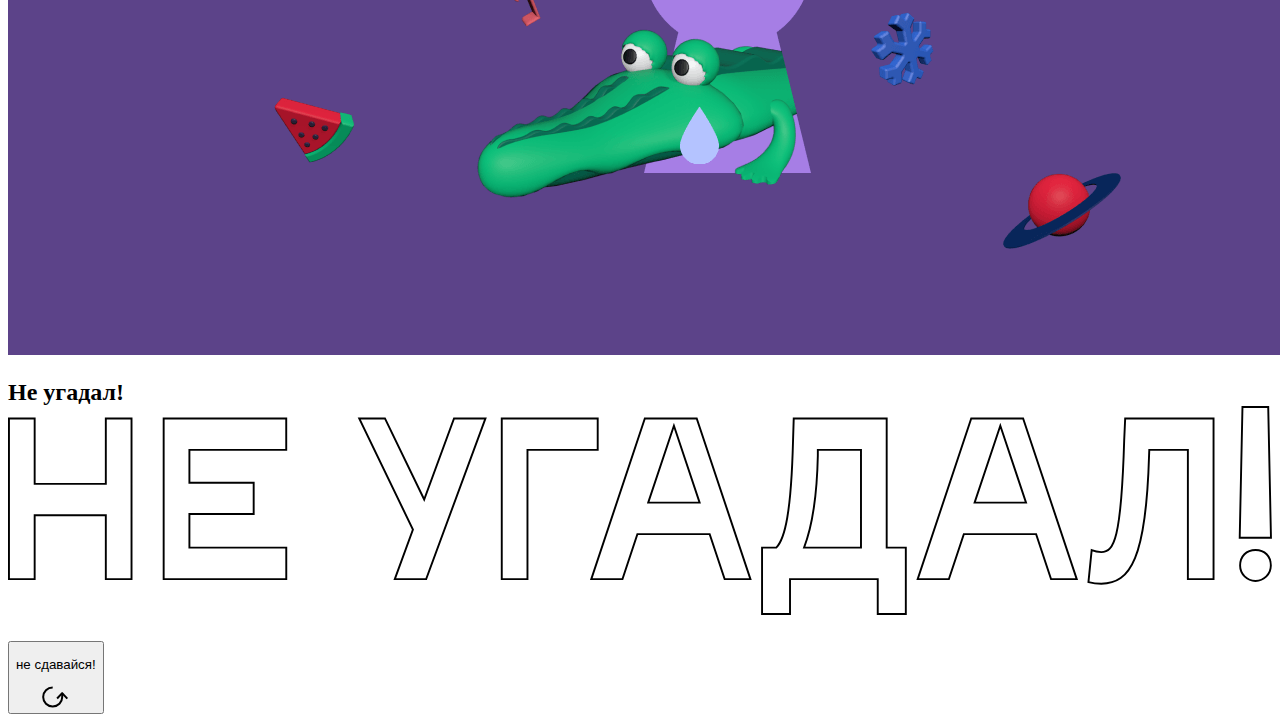
<file: source/index.html>
<!DOCTYPE html>
<html lang="ru">
<head>
  <meta charset="UTF-8">
  <meta name="description" content="">
  <meta name="viewport" content="width=device-width, initial-scale=1.0">
  <meta http-equiv="X-UA-Compatible" content="ie=edge">
  <title>Mysterious Vacation</title>
</head>
<body>

  <header class="page-header js-header">
    <div class="page-header__wrapper">
      <a href="#" class="page-header__logo" aria-label="Перейти на страницу FJORD.Inc">
        <svg width="100" height="15" viewBox="0 0 100 15" fill="none" xmlns="http://www.w3.org/2000/svg">
          <path d="M0.26 1.4V14H2.276V8.906H7.334V6.44H2.276V3.848H9.872V1.4H0.26ZM12.733 14.36C15.127 14.36 16.243 12.65 16.243 9.5V1.4H14.263V8.96C14.263 11.21 13.723 11.876 12.733 11.876C11.833 11.876 11.473 11.3 11.347 10.58L9.36702 10.94C9.63702 13.046 10.663 14.36 12.733 14.36ZM18.3918 7.7C18.3918 11.372 22.3878 14.36 27.3198 14.36C32.2518 14.36 36.2478 11.372 36.2478 7.7C36.2478 4.028 32.2518 1.04 27.3198 1.04C22.3878 1.04 18.3918 4.028 18.3918 7.7ZM20.6058 7.7C20.6058 5.378 23.6118 3.524 27.3198 3.524C30.9918 3.524 33.9798 5.378 33.9798 7.7C33.9798 10.004 30.9918 11.858 27.3198 11.858C23.6118 11.858 20.6058 10.004 20.6058 7.7ZM40.403 14V8.906H40.799L49.079 14.702V12.38L44.039 8.906H44.201C47.999 8.906 49.277 7.304 49.277 5.162C49.277 3.092 47.999 1.4 44.201 1.4H38.387V14H40.403ZM43.535 3.722C45.785 3.722 47.045 4.136 47.045 5.432C47.045 6.764 45.785 7.034 43.535 7.034H40.403V3.722H43.535ZM51.6936 1.382V14H57.8676C62.7456 14 66.7236 11.534 66.7236 7.7C66.7236 3.848 62.7456 1.382 57.8676 1.382H51.6936ZM53.7096 11.624V3.722H57.5436C61.5396 3.722 64.4916 5.018 64.4916 7.7C64.4916 10.238 61.5396 11.624 57.5436 11.624H53.7096ZM73.1832 14.018H74.9832V5H73.1832V14.018ZM72.9132 1.976C72.9132 2.57 73.3992 3.092 74.0832 3.092C74.7492 3.092 75.2352 2.57 75.2352 1.976C75.2352 1.382 74.7672 0.805999 74.0832 0.805999C73.3812 0.805999 72.9132 1.382 72.9132 1.976ZM76.7867 14H78.5687V9.104C78.7487 8.006 79.5947 6.962 81.0887 6.962C82.1147 6.962 83.2667 7.448 83.2667 9.554V14H85.0487V9.014C85.0487 6.152 83.2307 4.73 81.3587 4.73C79.9187 4.73 79.0727 5.558 78.5687 6.854V5H76.7867V14ZM90.9898 14.27C93.5098 14.27 95.3818 12.506 95.7238 10.328H94.0498C93.7258 11.3 92.6998 12.02 90.9898 12.02C88.8478 12.02 87.7678 10.922 87.7678 9.59C87.7678 8.24 88.8478 6.962 90.9898 6.962C92.7538 6.962 93.7978 7.844 94.0858 8.924H95.7418C95.4358 6.71 93.6178 4.73 90.9898 4.73C88.0918 4.73 86.1298 7.124 86.1298 9.59C86.1298 12.074 88.1278 14.27 90.9898 14.27ZM97.0693 12.938C97.0693 13.658 97.5553 14.144 98.2753 14.144C98.9953 14.144 99.4813 13.658 99.4813 12.938C99.4813 12.2 98.9953 11.714 98.2753 11.714C97.5553 11.714 97.0693 12.2 97.0693 12.938Z" fill="currentColor"/>
        </svg>
      </a>
      <button class="page-header__toggler js-menu-toggler" type="button" aria-label="Управление мобильным меню"><span>Меню</span></button>
      <nav class="page-header__nav">
        <div class="page-header__menu js-menu" id="menu">
          <ul>
            <li>
              <a class="js-menu-link active" href="#top" data-href="top">главная</a>
            </li>
            <li>
              <a class="js-menu-link" href="#story" data-href="story">история</a>
            </li>
            <li>
              <a class="js-menu-link" href="#prizes" data-href="prizes">призы</a>
            </li>
            <li>
              <a class="js-menu-link" href="#rules" data-href="rules">правила</a>
            </li>
            <li>
              <a class="js-menu-link" href="#game" data-href="game">игра</a>
            </li>
          </ul>
        </div>
        <div class="page-header__social">
          <div class="social-block js-social-block">
            <button class="social-block__toggler" aria-label="Управлять блоком с социальными кнопками">
              <svg width="26" height="22" viewBox="0 0 27 22" fill="none" xmlns="http://www.w3.org/2000/svg">
                <path d="M19.6721 7.43664C21.6273 7.43664 23.213 5.85095 23.213 3.89566C23.213 1.94037 21.6273 0.354675 19.6721 0.354675C17.7168 0.354675 16.1311 1.94037 16.1311 3.89566C16.1311 4.19968 16.1728 4.49178 16.2458 4.77345L7.21751 8.95527C6.57519 8.05214 5.52303 7.46049 4.33078 7.46049C2.37549 7.46049 0.789795 9.04618 0.789795 11.0015C0.789795 12.9568 2.37549 14.5425 4.33078 14.5425C5.52303 14.5425 6.57668 13.9508 7.21751 13.0477L16.2458 17.2295C16.1743 17.5112 16.1311 17.8033 16.1311 18.1073C16.1311 20.0626 17.7168 21.6483 19.6721 21.6483C21.6273 21.6483 23.213 20.0626 23.213 18.1073C23.213 16.152 21.6273 14.5663 19.6721 14.5663C18.4798 14.5663 17.4262 15.158 16.7853 16.0611L7.75701 11.8793C7.82854 11.5976 7.87176 11.3055 7.87176 11.0015C7.87176 10.6974 7.83003 10.4053 7.75701 10.1237L16.7853 5.94186C17.4262 6.84499 18.4783 7.43664 19.6721 7.43664Z" fill="currentColor"/>
              </svg>
            </button>
            <ul class="social-block__list">
              <li>
                <a class="social-block__link social-block__link--fb" href="#" aria-label="Мы на Facebook">
                  <svg width="8" height="17" viewBox="0 0 8 17" fill="none" xmlns="http://www.w3.org/2000/svg">
                    <path d="M4.24646 16.9899H1.09275L1.05793 8.49828H0V5.30707H1.05793V3.81124C1.05793 1.42084 2.57654 0 5.21735 0H7.41758V3.18585H5.30841C4.28262 3.18585 4.2478 3.48582 4.2478 4.24914V5.30707H7.42964L7.16716 8.49828H4.2478V16.9899H4.24646Z" fill="currentColor"/>
                  </svg>
                </a>
              </li>
              <li>
                <a class="social-block__link social-block__link--insta" href="#" aria-label="Мы в Instagram">
                  <svg width="15" height="15" viewBox="0 0 15 15" fill="none" xmlns="http://www.w3.org/2000/svg">
                    <path d="M11.0197 0H4.19806C2.14246 0 0.471191 1.66993 0.471191 3.72285V10.5499C0.471191 12.6082 2.14112 14.2727 4.19806 14.2727H11.0197C13.0753 14.2727 14.7466 12.6082 14.7466 10.5499V3.72285C14.7466 1.67127 13.0753 0 11.0197 0ZM11.0197 12.4849H4.19806C3.13076 12.4849 2.26432 11.6158 2.26432 10.5512V3.72419C2.26432 2.65956 3.13076 1.79715 4.19806 1.79715H11.0197C12.087 1.79715 12.9535 2.6609 12.9535 3.72419V10.5512C12.9535 11.6145 12.087 12.4849 11.0197 12.4849Z" fill="currentColor"/>
                    <path d="M7.60887 3.11084C5.38989 3.11084 3.58203 4.9187 3.58203 7.14036C3.58203 9.35532 5.38989 11.1645 7.60887 11.1645C9.83053 11.1645 11.6357 9.35666 11.6357 7.14036C11.6357 4.9187 9.83053 3.11084 7.60887 3.11084ZM7.60887 9.36871C6.37551 9.36871 5.37784 8.37372 5.37784 7.14036C5.37784 5.90699 6.37551 4.90665 7.60887 4.90665C8.83822 4.90665 9.84259 5.90833 9.84259 7.14036C9.84392 8.37238 8.83822 9.36871 7.60887 9.36871Z" fill="currentColor"/>
                    <path d="M11.3573 2.35962C10.8256 2.35962 10.3931 2.79752 10.3931 3.32381C10.3931 3.85546 10.8256 4.29336 11.3573 4.29336C11.8862 4.29336 12.3215 3.85546 12.3215 3.32381C12.3215 2.79752 11.8862 2.35962 11.3573 2.35962Z" fill="currentColor"/>
                  </svg>
                </a>
              </li>
              <li>
                <a class="social-block__link social-block__link--vk" href="#" aria-label="Мы ВКонтакте">
                  <svg width="17" height="10" viewBox="0 0 17 10" fill="none" xmlns="http://www.w3.org/2000/svg">
                    <path d="M14.1234 4.9002C14.1234 4.9002 16.3623 1.72708 16.5866 0.680242C16.6595 0.312285 16.4947 0.103188 16.1069 0.103188C16.1069 0.103188 14.8193 0.103188 14.168 0.103188C13.7235 0.103188 13.5587 0.293278 13.4235 0.579768C13.4235 0.579768 12.3724 2.82553 11.0969 4.24712C10.6861 4.70333 10.4781 4.84318 10.2511 4.84318C10.0646 4.84318 9.98625 4.6911 9.98625 4.27834V0.649016C9.98625 0.147997 9.92545 0.00135496 9.5066 0.00135496H6.39628C6.15578 0.00135496 6.0085 0.134417 6.0085 0.324506C6.0085 0.801084 6.73406 0.908351 6.73406 2.20231V4.87305C6.73406 5.40529 6.70569 5.61575 6.45303 5.61575C5.78016 5.61575 4.19528 3.30618 3.30623 0.678887C3.12923 0.145282 2.93737 0 2.43475 0H0.486409C0.205373 0 0 0.190085 0 0.476576C0 0.991172 0.60666 3.40801 2.99277 6.64358C4.59927 8.8201 6.70569 10 8.60269 10C9.76196 10 10.0416 9.80312 10.0416 9.31432V7.63883C10.0416 7.22607 10.2065 7.04956 10.4429 7.04956C10.7078 7.04956 11.1847 7.13238 12.2805 8.22268C13.5843 9.47862 13.6762 10 14.3896 10H16.5676C16.7919 10 17 9.89273 17 9.52342C17 9.02919 16.3623 8.15343 15.384 7.10659C14.9801 6.56755 14.3302 5.98914 14.1248 5.72301C13.8275 5.40801 13.9154 5.23014 14.1234 4.9002Z" fill="currentColor"/>
                  </svg>
                </a>
              </li>
            </ul>
          </div>
        </div>
      </nav>
    </div>
  </header>

  <main class="page-content">

    <section class="animation-screen"></section>

    <section class="screen screen--hidden screen--intro js-scrollspy" id="top">
      <div class="screen__wrapper">
        <div class="intro">
          <h1 class="intro__title">Таинственный отпуск</h1>
          <div class="intro__content">
            <div class="intro__info">
              <p class="intro__label">Даты проведения конкурса:</p>
              <p class="intro__date">01 — 31.05 / 2020</p>
            </div>
            <div class="intro__message">
              <p>
                Отгадай первым место назначения и&nbsp;отправься в&nbsp;путешествие в&nbsp;любое время или получи один из многочисленных призов
                <svg width="16" height="16" viewBox="0 0 10 10" fill="none" xmlns="http://www.w3.org/2000/svg">
                  <path d="M0 6.35337L3.90271 4.99012L0 3.64663L1.34615 1.32374L4.44287 4.01073L3.67364 0H6.34615L5.57692 4.01073L8.65385 1.32374L10 3.64663L6.13405 4.99012L10 6.35337L8.65385 8.65651L5.57692 5.98927L6.34615 10H3.67364L4.44287 5.96952L1.34615 8.65651L0 6.35337Z" fill="currentColor"/>
                </svg>
              </p>
            </div>
          </div>
        </div>
      </div>
      <div class="screen__footer js-footer">
        <button class="screen__footer-enlarge js-footer-toggler" type="button" aria-label="Показать сообщение">
          <svg width="10" height="10" viewBox="0 0 10 10" fill="none" xmlns="http://www.w3.org/2000/svg">
            <path d="M0 6.35337L3.90271 4.99012L0 3.64663L1.34615 1.32374L4.44287 4.01073L3.67364 0H6.34615L5.57692 4.01073L8.65385 1.32374L10 3.64663L6.13405 4.99012L10 6.35337L8.65385 8.65651L5.57692 5.98927L6.34615 10H3.67364L4.44287 5.96952L1.34615 8.65651L0 6.35337Z" fill="currentColor"/>
          </svg>
        </button>
        <button class="screen__footer-collapse js-footer-toggler" type="button" aria-label="Скрыть сообщение">
          <svg width="13" height="13" viewBox="0 0 13 13" fill="none" xmlns="http://www.w3.org/2000/svg">
            <line x1="12.3536" y1="0.353553" x2="0.738349" y2="11.9688" stroke="currentColor"/>
            <line x1="0.738319" y1="0.539925" x2="12.3535" y2="12.1551" stroke="currentColor"/>
          </svg>
        </button>
        <div class="screen__footer-wrapper">
          <div class="screen__footer-announce">
            <p class="screen__footer-label">Даты проведения конкурса:</p>
            <p class="screen__footer-date">01 — 31.05 / 2020</p>
          </div>
          <div class="screen__footer-note">
            <p>
              <svg width="10" height="10" viewBox="0 0 10 10" fill="none" xmlns="http://www.w3.org/2000/svg">
                <path d="M0 6.35337L3.90271 4.99012L0 3.64663L1.34615 1.32374L4.44287 4.01073L3.67364 0H6.34615L5.57692 4.01073L8.65385 1.32374L10 3.64663L6.13405 4.99012L10 6.35337L8.65385 8.65651L5.57692 5.98927L6.34615 10H3.67364L4.44287 5.96952L1.34615 8.65651L0 6.35337Z" fill="currentColor"/>
              </svg>
              <span>Победители могут выбрать любые 14 дней подряд в&nbsp;течение двух лет с&nbsp;даты окончания конкурса. Победители могут воспользоваться путевкой сами или подарить другому лицу.</span>
            </p>
          </div>
        </div>
      </div>
    </section>

    <section class="screen screen--hidden screen--story js-scrollspy" id="story">

      <div class="slider swiper-container js-slider">

        <div class="swiper-wrapper">

          <div class="slider__item swiper-slide">
            <h2 class="slider__item-title">История</h2>
            <p class="slider__item-text">Джеймс Таргет был основателем компании &laquo;Fjord Inc.&raquo;. С&nbsp;1965 года &laquo;Fjord Inc.&raquo; прославилась надёжными и&nbsp;удобными чемоданами и&nbsp;аксессуарами для туристов.</p>
          </div>

          <div class="slider__item swiper-slide">
            <p class="slider__item-text">Когда Джеймсу было 7&nbsp;лет, в&nbsp;их&nbsp;доме гостил дядюшка и&nbsp;развлекал детей рассказами о&nbsp;своей поездке в&nbsp;место, показавшееся малышу Таргету невероятным. Тогда Джеймс решил, что однажды посетит его, но&nbsp;не&nbsp;будет рассказывать о&nbsp;мечте, пока не&nbsp;осуществит.</p>
          </div>

          <div class="slider__item swiper-slide">
            <p class="slider__item-text">Джеймс Таргет стал увлеченным путешественником. Он&nbsp;посетил 5&nbsp;континентов, 126&nbsp;стран.</p>
          </div>

          <div class="slider__item swiper-slide">
            <p class="slider__item-text">Он&nbsp;сплавлялся по&nbsp;Амазонке и&nbsp;погружался в&nbsp;пещеры Франции, медитировал в&nbsp;горах Тибета и&nbsp;пожимал руку вождя племени Акугауа.</p>
          </div>

          <div class="slider__item swiper-slide">
            <p class="slider__item-text">Из&nbsp;своих поездок Джеймс Таргет привозил идеи, как сделать свои чемоданы &laquo;Fjord Inc.&raquo; удобными и&nbsp;приспособленными к&nbsp;разным дорожным условиям.</p>
          </div>

          <div class="slider__item swiper-slide">
            <p class="slider__item-text">Всё это время Джеймс не&nbsp;оставлял идею поездки своей мечты. Однако, как только он&nbsp;брался за&nbsp;планирование, возникали препятствия, не&nbsp;позволяющие отправиться туда.</p>
          </div>

          <div class="slider__item swiper-slide">
            <p class="slider__item-text">В&nbsp;возрасте 67&nbsp;лет Джеймс Таргет попал под лавину и&nbsp;погиб. В&nbsp;своём завещании он&nbsp;поручил отправить в&nbsp;заветное путешествие трёх смельчаков, единых с&nbsp;ним духом.</p>
          </div>

          <div class="slider__item swiper-slide">
            <p class="slider__item-text">Тех, кто сможет узнать таинственное место, задавая вопросы специально обученному ИИ&nbsp;&laquo;Соне&raquo;, ждет фантастическое путешествие.</p>
          </div>
        </div>
        <div class="slider__controls">
          <button class="slider__control slider__control--prev js-control-prev" type="button" aria-label="Показать предыдущую историю">
            <svg width="12" height="22" viewBox="0 0 12 22" fill="none" xmlns="http://www.w3.org/2000/svg">
              <path d="M11 1L1 11L11 21" stroke="currentColor" stroke-width="2" stroke-linejoin="round"/>
            </svg>
          </button>
          <button class="slider__control slider__control--next js-control-next" type="button" aria-label="Показать следующую историю">
            <svg width="12" height="22" viewBox="0 0 12 22" fill="none" xmlns="http://www.w3.org/2000/svg">
              <path d="M1 1L11 11L1 21" stroke="currentColor" stroke-width="2" stroke-linejoin="round"/>
            </svg>
          </button>
        </div>
        <div class="slider__pagination swiper-pagination"></div>
      </div>
    </section>

    <section class="screen screen--hidden screen--prizes js-scrollspy" id="prizes">
      <div class="screen__wrapper">
        <div class="prizes">
          <h2 class="prizes__title">ПРизы</h2>
          <div class="prizes__lead">
            <p>Найди ответ и&nbsp;получи один из&nbsp;призов:</p>
          </div>
          <ul class="prizes__list">
            <li class="prizes__item prizes__item--journeys">
              <div class="prizes__icon">
                <img src="img/primary-award.svg"  width="350" height="330" alt="">
              </div>
              <p class="prizes__desc">
                <b>3</b>
                <span>загадочных путешествия</span>
              </p>
            </li>
            <li class="prizes__item prizes__item--cases">
              <div class="prizes__icon">
                <img src="img/secondary-award.svg"  width="350" height="330" alt="">
              </div>
              <p class="prizes__desc">
                <b>7</b>
                <span>надежных чемоданов</span>
              </p>
            </li>
            <li class="prizes__item prizes__item--codes">
              <div class="prizes__icon">
                <img src="img/additional-award.svg" width="350" height="330" alt="">
              </div>
              <p class="prizes__desc">
                <b>900</b>
                <span>
                  промокодов на&nbsp;скидку 15%
                  <svg width="10" height="10" viewBox="0 0 10 10" fill="none" xmlns="http://www.w3.org/2000/svg">
                    <path d="M0 6.35337L3.90271 4.99012L0 3.64663L1.34615 1.32374L4.44287 4.01073L3.67364 0H6.34615L5.57692 4.01073L8.65385 1.32374L10 3.64663L6.13405 4.99012L10 6.35337L8.65385 8.65651L5.57692 5.98927L6.34615 10H3.67364L4.44287 5.96952L1.34615 8.65651L0 6.35337Z" fill="currentColor"/>
                  </svg>
                </span>
              </p>
            </li>
          </ul>
        </div>
      </div>
      <div class="screen__footer js-footer">
        <button class="screen__footer-enlarge js-footer-toggler" type="button" aria-label="Показать сообщение">
          <svg width="10" height="10" viewBox="0 0 10 10" fill="none" xmlns="http://www.w3.org/2000/svg">
            <path d="M0 6.35337L3.90271 4.99012L0 3.64663L1.34615 1.32374L4.44287 4.01073L3.67364 0H6.34615L5.57692 4.01073L8.65385 1.32374L10 3.64663L6.13405 4.99012L10 6.35337L8.65385 8.65651L5.57692 5.98927L6.34615 10H3.67364L4.44287 5.96952L1.34615 8.65651L0 6.35337Z" fill="currentColor"/>
          </svg>
        </button>
        <button class="screen__footer-collapse js-footer-toggler" type="button" aria-label="Скрыть сообщение">
          <svg width="13" height="13" viewBox="0 0 13 13" fill="none" xmlns="http://www.w3.org/2000/svg">
            <line x1="12.3536" y1="0.353553" x2="0.738349" y2="11.9688" stroke="currentColor"/>
            <line x1="0.738319" y1="0.539925" x2="12.3535" y2="12.1551" stroke="currentColor"/>
          </svg>
        </button>
        <div class="screen__footer-wrapper">
          <div class="screen__footer-announce">
            <p class="screen__footer-label">Даты проведения конкурса:</p>
            <p class="screen__footer-date">01 — 31.05 / 2020</p>
          </div>
          <div class="screen__footer-note">
            <p>
              <svg width="10" height="10" viewBox="0 0 10 10" fill="none" xmlns="http://www.w3.org/2000/svg">
                <path d="M0 6.35337L3.90271 4.99012L0 3.64663L1.34615 1.32374L4.44287 4.01073L3.67364 0H6.34615L5.57692 4.01073L8.65385 1.32374L10 3.64663L6.13405 4.99012L10 6.35337L8.65385 8.65651L5.57692 5.98927L6.34615 10H3.67364L4.44287 5.96952L1.34615 8.65651L0 6.35337Z" fill="currentColor"/>
              </svg>
              <span>Скидка&nbsp;15% на&nbsp;единоразовое приобретение путёвки с&nbsp;1&nbsp;июня 2020 по&nbsp;31&nbsp;мая 2022&nbsp;года. Суммируется с&nbsp;другими акциями</span>
            </p>
          </div>
        </div>
      </div>
    </section>

    <section class="screen screen--hidden screen--rules js-scrollspy" id="rules">
      <div class="screen__wrapper">
        <div class="rules">
          <h2 class="rules__title">Правила</h2>
          <div class="rules__lead">
            <p>Для того чтобы получить наследство Джеймса Таргета, тебе нужно выведать у&nbsp;&laquo;Сони&raquo;, куда предстоит отправиться тебе в&nbsp;случае победы</p>
          </div>
          <ol class="rules__list">
            <li class="rules__item">
              <p>Тебе отводится <br>5&nbsp;минут</p>
            </li>
            <li class="rules__item">
              <p>Задавай любые вопросы в&nbsp;текстовом поле</p>
            </li>
            <li class="rules__item">
              <p>Нажимай кнопку &laquo;Узнать&raquo;, чтобы получить ответ</p>
            </li>
            <li class="rules__item">
              <p>&laquo;Соня&raquo; может отвечать только&nbsp;Да или Нет</p>
            </li>
          </ol>
          <a href="#game" class="rules__link btn">Погнали!</a>
        </div>
      </div>
      <div class="screen__disclaimer">
        <div class="disclaimer">
          <ul>
            <li>
              <a href="#">Правовая информация</a>
            </li>
            <li>
              <a href="#">Подробные правила</a>
            </li>
          </ul>
        </div>
      </div>
    </section>

    <section class="screen screen--hidden screen--game js-scrollspy" id="game">
      <div class="screen__wrapper">
        <div class="game">
          <div class="game__header">
            <h2 class="game__title">Игра</h2>
            <div class="game__counter">
              <span>05</span>:<span>00</span>
            </div>
          </div>
          <div class="game__body">
            <div class="chat">
              <div class="chat__body js-chat">
                <ul class="chat__list" id="messages"></ul>
              </div>
              <div class="chat__footer">
                <form action="#" method="post" class="form" id="message-form">
                  <label for="message-field" class="visually-hidden">Поле для ввода вопроса</label>
                  <input type="text" class="form__field" id="message-field" placeholder="Задай вопрос">
                  <button class="form__button btn">
                    Узнать
                    <svg width="18" height="19" viewBox="0 0 18 19" fill="none" xmlns="http://www.w3.org/2000/svg">
                      <path stroke="currentColor" stroke-width="2" d="M9 19V1"/>
                      <path d="M1 9l8-8 8 8" stroke="currentColor" stroke-width="2" stroke-linejoin="round"/>
                    </svg>
                  </button>
                </form>
              </div>
            </div>
          </div>
          <!-- временные кнопки для показа результата -->
          <div class="game__buttons">
            <button class="game__button btn js-show-result" type="button" data-target="result">Положительный результат</button>
            <button class="game__button btn js-show-result" type="button" data-target="result2">Положительный результат - 2</button>
            <button class="game__button btn js-show-result" type="button" data-target="result3">Отрицательный результат</button>
          </div>
        </div>
      </div>
    </section>

    <section class="screen screen--hidden screen--result" id="result">
      <div class="screen__wrapper">
        <div class="result result--trip">
          <div class="result__image">
            <picture>
              <source srcset="img/result1-mob.png 1x, img/result1-mob@2x.png 2x" media="(max-width: 768px) and (orientation: portrait)">
              <img src="img/result1.png" srcset="img/result1@2x.png 2x" alt="">
            </picture>
          </div>
          <h2 class="result__title">
            <span class="visually-hidden">ПОбеда!</span>
            <svg class="victory" xmlns="http://www.w3.org/2000/svg" viewBox="0 0 568.85 109.24">
              <g style="transform-box: fill-box; transform-origin: 50% 50%;">
                <animate id="titleResultOpacity"
                          attributeType="CSS"
                          attributeName="opacity"
                          values="0; 1"
                          dur="0.3s"
                          fill="freeze"
                          begin="indefinite" />
                <animateTransform attributeName="transform"
                                  type="scale"
                                  values="1; 0.95"
                                  keyTimes="0; 1"
                                  keySplines="0 0 0.5 1"
                                  calcMode="spline"
                                  dur="0.7s"
                                  additive="sum"
                                  fill="freeze"
                                  begin="titleResultOpacity.begin" />
                <path d="M16,24.44V92H2.6V8H75V92H61.52V24.44H16Z" transform="translate(-2.1 -1.5)" fill="none" stroke="currentColor"/>
                <path
                  d="M148.76,5.6c32.88,0,59.52,19.92,59.52,44.4s-26.64,44.4-59.52,44.4S89.24,74.48,89.24,50,115.88,5.6,148.76,5.6Zm0,72.12c24.48,0,44.4-12.36,44.4-27.72s-19.92-27.84-44.4-27.84C124,22.16,104,34.52,104,50S124,77.72,148.76,77.72Z"
                  transform="translate(-2.1 -1.5)" fill="none" stroke="currentColor"/>
                <path
                  d="M287.36,8V24.44H236v14.4h25.32c25.44,0,34,11.16,34,26.52,0,15.6-8.52,26.64-34,26.64H222.56V8h64.8ZM256.88,76.52c15.12,0,23.52-2,23.52-11.52S272,54.44,256.88,54.44H236V76.52h20.88Z"
                  transform="translate(-2.1 -1.5)" fill="none" stroke="currentColor"/>
                <path d="M371.47,8V24.44H320.84V41.6h33.6V58h-33.6V75.56h50.64V92H307.4V8h64.08Z" transform="translate(-2.1 -1.5)"
                      fill="none" stroke="currentColor"/>
                <path
                  d="M382.39,110.24V75.56h7.44c4.56-4.68,7.8-18.36,8.76-56L399,8h48.6V75.56h10v34.68H442.87V92H397v18.24H382.39Zm51.72-34.68V24.44H411.55v3.12c-0.48,22.44-3.24,37.68-7.2,48h29.76Z"
                  transform="translate(-2.1 -1.5)" fill="none" stroke="currentColor"/>
                <path
                  d="M463.75,92l28-84h27.12l28.08,84H533.47l-7.8-23.52h-37.8L480.07,92H463.75Zm56.64-40L507,11.84,493.51,52h26.88Z"
                  transform="translate(-2.1 -1.5)" fill="none" stroke="currentColor"/>
                <path
                  d="M554.12,70.4L555.55,2H569l1.44,68.4H554.12Zm8.28,6.36c4.8,0,8,3.24,8,8.16a8,8,0,1,1-16.08,0C554.35,80,557.59,76.76,562.39,76.76Z"
                  transform="translate(-2.1 -1.5)" fill="none" stroke="currentColor"/>
                </g>
            </svg>
          </h2>
          <div class="result__text">
            <p>ты&nbsp;отправляешься в&nbsp;Арктику!</p>
          </div>
          <div class="result__form">
            <form action="#" method="post" class="form form--result">
              <label for="email-field" class="form__label">зарегистрируй результат</label>
              <input type="email" class="form__field" id="email-field" placeholder="e-mail для регистации результата и получения приза" required>
              <button class="form__button btn">
                отправить
                <svg width="18" height="19" viewBox="0 0 18 19" fill="none" xmlns="http://www.w3.org/2000/svg">
                  <path stroke="currentColor" stroke-width="2" d="M9 19V1"/>
                  <path d="M1 9l8-8 8 8" stroke="currentColor" stroke-width="2" stroke-linejoin="round"/>
                </svg>
              </button>
            </form>
          </div>
        </div>
      </div>
    </section>

    <section class="screen screen--hidden screen--result" id="result2">
      <div class="screen__wrapper">
        <div class="result result--prize">
          <div class="result__image">
            <picture class="result__image-leaf1">
              <img src="img/leaf_blue_1.png" alt="">
            </picture>
            <picture class="result__image-leaf2">
              <img src="img/leaf_blue_2.png" alt="">
            </picture>
            <picture class="result__image-green">
              <img src="img/leaf_green.png" alt="">
            </picture>
            <picture class="result__image-suitcase">
              <img src="img/suitcase.png" alt="">
            </picture>
            <picture class="result__image-flamingo">
              <img src="img/flamingo.png" alt="">
            </picture>
          </div>
          <h2 class="result__title">
            <span class="visually-hidden">ПОбеда!</span>
            <svg class="victory" xmlns="http://www.w3.org/2000/svg" viewBox="0 0 568.85 109.24">
              <g style="transform-box: fill-box; transform-origin: 50% 50%;">
                <animate id="titleResult2Opacity"
                          attributeType="CSS"
                          attributeName="opacity"
                          values="0; 1"
                          dur="0.3s"
                          fill="freeze"
                          begin="indefinite" />
                <animateTransform attributeName="transform"
                                  type="scale"
                                  values="1; 0.95"
                                  keyTimes="0; 1"
                                  keySplines="0 0 0.5 1"
                                  calcMode="spline"
                                  dur="0.7s"
                                  additive="sum"
                                  fill="freeze"
                                  begin="titleResult2Opacity.begin" />
                <path d="M16,24.44V92H2.6V8H75V92H61.52V24.44H16Z" transform="translate(-2.1 -1.5)" fill="none" stroke="currentColor"></path>
                <path
                  d="M148.76,5.6c32.88,0,59.52,19.92,59.52,44.4s-26.64,44.4-59.52,44.4S89.24,74.48,89.24,50,115.88,5.6,148.76,5.6Zm0,72.12c24.48,0,44.4-12.36,44.4-27.72s-19.92-27.84-44.4-27.84C124,22.16,104,34.52,104,50S124,77.72,148.76,77.72Z"
                  transform="translate(-2.1 -1.5)" fill="none" stroke="currentColor"></path>
                <path
                  d="M287.36,8V24.44H236v14.4h25.32c25.44,0,34,11.16,34,26.52,0,15.6-8.52,26.64-34,26.64H222.56V8h64.8ZM256.88,76.52c15.12,0,23.52-2,23.52-11.52S272,54.44,256.88,54.44H236V76.52h20.88Z"
                  transform="translate(-2.1 -1.5)" fill="none" stroke="currentColor"></path>
                <path d="M371.47,8V24.44H320.84V41.6h33.6V58h-33.6V75.56h50.64V92H307.4V8h64.08Z" transform="translate(-2.1 -1.5)"
                      fill="none" stroke="currentColor"></path>
                <path
                  d="M382.39,110.24V75.56h7.44c4.56-4.68,7.8-18.36,8.76-56L399,8h48.6V75.56h10v34.68H442.87V92H397v18.24H382.39Zm51.72-34.68V24.44H411.55v3.12c-0.48,22.44-3.24,37.68-7.2,48h29.76Z"
                  transform="translate(-2.1 -1.5)" fill="none" stroke="currentColor"></path>
                <path
                  d="M463.75,92l28-84h27.12l28.08,84H533.47l-7.8-23.52h-37.8L480.07,92H463.75Zm56.64-40L507,11.84,493.51,52h26.88Z"
                  transform="translate(-2.1 -1.5)" fill="none" stroke="currentColor"></path>
                <path
                  d="M554.12,70.4L555.55,2H569l1.44,68.4H554.12Zm8.28,6.36c4.8,0,8,3.24,8,8.16a8,8,0,1,1-16.08,0C554.35,80,557.59,76.76,562.39,76.76Z"
                  transform="translate(-2.1 -1.5)" fill="none" stroke="currentColor"></path>
              </g>
            </svg>
          </h2>
          <div class="result__text">
            <p>чемодан &laquo;Fjord&nbsp;Inc.&raquo;&nbsp;твой</p>
          </div>
          <div class="result__form">
            <form action="#" method="post" class="form form--result">
              <label for="email-field2" class="form__label">зарегистрируй результат</label>
              <input type="email" class="form__field" id="email-field2" placeholder="e-mail для регистации результата и получения приза" required>
              <button class="form__button btn">
                отправить
                <svg width="18" height="19" viewBox="0 0 18 19" fill="none" xmlns="http://www.w3.org/2000/svg">
                  <path stroke="currentColor" stroke-width="2" d="M9 19V1"/>
                  <path d="M1 9l8-8 8 8" stroke="currentColor" stroke-width="2" stroke-linejoin="round"/>
                </svg>
              </button>
            </form>
          </div>
        </div>
      </div>
    </section>

    <section class="screen screen--hidden screen--result" id="result3">
      <div class="screen__wrapper">
        <div class="result result--negative">
          <div class="result__image">
            <picture>
              <source srcset="img/result3-mob.png 1x, img/result3-mob@2x.png 2x" media="(max-width: 768px) and (orientation: portrait)">
              <img src="img/result3.png" srcset="img/result3@2x.png 2x" alt="">
            </picture>
          </div>
          <h2 class="result__title">
            <span class="visually-hidden">Не угадал!</span>
            <svg class="losing" xmlns="http://www.w3.org/2000/svg" viewBox="0 0 660.77 109.24">
              <g style="transform-box: fill-box; transform-origin: 50% 50%;">
                <animate id="titleResult3Opacity"
                          attributeType="CSS"
                          attributeName="opacity"
                          values="0; 0; 1"
                          keyTimes="0; 0.999; 1"
                          dur="0.432s"
                          fill="freeze"
                          begin="indefinite" />
                <g>
                  <animateTransform attributeName="transform"
                      type="translate"
                      values="0 -99; 0 0; 0 -5; 0 0"
                      keyTimes="0; 0.67; 0.83; 1"
                      keySplines="0.88, 0, 1, 1; 0.33, 0, 0.67, 1; 0.33, 0, 0.67, 1"
                      calcMode="spline"
                      dur="0.778s"
                      fill="freeze"
                      begin="titleResult3Opacity.begin"
                      additive="sum"
                      repeatCount="1" />
                  <path d="M2.66,92V8H16.1V42.2H53.3V8H66.74V92H53.3V58.64H16.1V92H2.66Z" transform="translate(-2.16 -1.5)"
                        fill="none" stroke="currentColor">
                  </path>
                </g>
                <g>
                  <animateTransform attributeName="transform"
                                    type="translate"
                                    values="0 -99; 0 0; 0 -5; 0 0"
                                    keyTimes="0; 0.67; 0.83; 1"
                                    keySplines="0.88, 0, 1, 1; 0.33, 0, 0.67, 1; 0.33, 0, 0.67, 1"
                                    calcMode="spline"
                                    dur="0.778s"
                                    fill="freeze"
                                    begin="titleResult3Opacity.begin+0.043s"
                                    additive="sum"
                                    repeatCount="1" />
                  <path d="M147.62,8V24.44H97V41.6h33.6V58H97V75.56h50.64V92H83.54V8h64.08Z" transform="translate(-2.16 -1.5)"
                        fill="none" stroke="currentColor">
                  </path>
                </g>
                <g>
                  <animateTransform attributeName="transform"
                                    type="translate"
                                    values="0 -99; 0 0; 0 -5; 0 0"
                                    keyTimes="0; 0.67; 0.83; 1"
                                    keySplines="0.88, 0, 1, 1; 0.33, 0, 0.67, 1; 0.33, 0, 0.67, 1"
                                    calcMode="spline"
                                    dur="0.778s"
                                    fill="freeze"
                                    begin="titleResult3Opacity.begin+0.086s"
                                    additive="sum"
                                    repeatCount="1" />
                  <path d="M199.22,8l20.52,42.36L235.34,8h16.44l-31,84H204.38l9.48-25.92L185.78,8h13.44Z"
                      transform="translate(-2.16 -1.5)" fill="none" stroke="currentColor">
                  </path>
                </g>
                <g>
                  <animateTransform attributeName="transform"
                                    type="translate"
                                    values="0 -99; 0 0; 0 -5; 0 0"
                                    keyTimes="0; 0.67; 0.83; 1"
                                    keySplines="0.88, 0, 1, 1; 0.33, 0, 0.67, 1; 0.33, 0, 0.67, 1"
                                    calcMode="spline"
                                    dur="0.778s"
                                    fill="freeze"
                                    begin="titleResult3Opacity.begin+0.129s"
                                    additive="sum"
                                    repeatCount="1" />
                  <path d="M273.74,24.44V92H260.3V8h50.16V24.44H273.74Z" transform="translate(-2.16 -1.5)" fill="none"
                      stroke="currentColor">
                  </path>
                </g>
                <g>
                  <animateTransform attributeName="transform"
                                    type="translate"
                                    values="0 -99; 0 0; 0 -5; 0 0"
                                    keyTimes="0; 0.67; 0.83; 1"
                                    keySplines="0.88, 0, 1, 1; 0.33, 0, 0.67, 1; 0.33, 0, 0.67, 1"
                                    calcMode="spline"
                                    dur="0.778s"
                                    fill="freeze"
                                    begin="titleResult3Opacity.begin+0.172s"
                                    additive="sum"
                                    repeatCount="1" />
                  <path d="M307.1,92l28-84h27.12l28.08,84H376.82L369,68.48h-37.8L323.42,92H307.1Zm56.64-40L350.3,11.84,336.86,52h26.88Z"
                    transform="translate(-2.16 -1.5)" fill="none" stroke="currentColor">
                  </path>
                </g>
                <g>
                  <animateTransform attributeName="transform"
                                    type="translate"
                                    values="0 -99; 0 0; 0 -5; 0 0"
                                    keyTimes="0; 0.67; 0.83; 1"
                                    keySplines="0.88, 0, 1, 1; 0.33, 0, 0.67, 1; 0.33, 0, 0.67, 1"
                                    calcMode="spline"
                                    dur="0.778s"
                                    fill="freeze"
                                    begin="titleResult3Opacity.begin+0.215s"
                                    additive="sum"
                                    repeatCount="1" />
                  <path d="M396.38,110.24V75.56h7.44c4.56-4.68,7.8-18.36,8.76-56L412.94,8h48.6V75.56h10v34.68H456.86V92H411v18.24H396.38ZM448.1,75.56V24.44H425.54v3.12c-0.48,22.44-3.24,37.68-7.2,48H448.1Z"
                        transform="translate(-2.16 -1.5)" fill="none" stroke="currentColor">
                  </path>
                </g>
                <g>
                  <animateTransform attributeName="transform"
                                    type="translate"
                                    values="0 -99; 0 0; 0 -5; 0 0"
                                    keyTimes="0; 0.67; 0.83; 1"
                                    keySplines="0.88, 0, 1, 1; 0.33, 0, 0.67, 1; 0.33, 0, 0.67, 1"
                                    calcMode="spline"
                                    dur="0.778s"
                                    fill="freeze"
                                    begin="titleResult3Opacity.begin+0.258s"
                                    additive="sum"
                                    repeatCount="1" />
                  <path d="M477.74,92l28-84h27.12L560.9,92H547.46l-7.8-23.52h-37.8L494.06,92H477.74Zm56.64-40-13.44-40.2L507.5,52h26.88Z"
                        transform="translate(-2.16 -1.5)" fill="none" stroke="currentColor">
                  </path>
                </g>
                <g>
                  <animateTransform attributeName="transform"
                                    type="translate"
                                    values="0 -99; 0 0; 0 -5; 0 0"
                                    keyTimes="0; 0.67; 0.83; 1"
                                    keySplines="0.88, 0, 1, 1; 0.33, 0, 0.67, 1; 0.33, 0, 0.67, 1"
                                    calcMode="spline"
                                    dur="0.778s"
                                    fill="freeze"
                                    begin="titleResult3Opacity.begin+0.301s"
                                    additive="sum"
                                    repeatCount="1" />
                  <path d="M568.7,76.88a13.77,13.77,0,0,0,5,1c6.6,0,10.44-6.24,12-58.32L586.22,8h46.2V92H619V24.44H598.82l-0.12,3.12C597.14,81,589,94.4,573.74,94.4a28.55,28.55,0,0,1-6.72-.84Z"
                        transform="translate(-2.16 -1.5)" fill="none" stroke="currentColor">
                  </path>
                </g>
                <g>
                  <animateTransform attributeName="transform"
                                    type="translate"
                                    values="0 -99; 0 0; 0 -5; 0 0"
                                    keyTimes="0; 0.67; 0.83; 1"
                                    keySplines="0.88, 0, 1, 1; 0.33, 0, 0.67, 1; 0.33, 0, 0.67, 1"
                                    calcMode="spline"
                                    dur="0.778s"
                                    fill="freeze"
                                    begin="titleResult3Opacity.begin+0.344s"
                                    additive="sum"
                                    repeatCount="1" />
                  <path d="M646.1,70.4L647.54,2H661l1.44,68.4H646.1Zm8.28,6.36c4.8,0,8,3.24,8,8.16a8,8,0,0,1-16.08,0C646.34,80,649.58,76.76,654.38,76.76Z"
                        transform="translate(-2.16 -1.5)" fill="none" stroke="currentColor">
                  </path>
                </g>
              </g>
            </svg>
          </h2>
          <button class="result__button js-play" type="button">
            <p class="result__button-text">не сдавайся!</p>
            <span>
              <svg width="27" height="22" viewBox="0 0 27 22" fill="none" xmlns="http://www.w3.org/2000/svg">
                <path d="M10.6899 1.47998C5.42992 1.47998 1.16992 5.73998 1.16992 11C1.16992 16.26 5.42992 20.52 10.6899 20.52C15.9499 20.52 20.2099 16.26 20.2099 11V7.13998" stroke="currentColor" stroke-width="2" stroke-miterlimit="10"/>
                <path d="M15.1099 12.5099L20.1499 7.13989L25.3099 12.6299" stroke="currentColor" stroke-width="2" stroke-miterlimit="10" stroke-linejoin="round"/>
              </svg>
            </span>
          </button>
        </div>
      </div>
    </section>

  </main>

</body>
</html>
</file>
